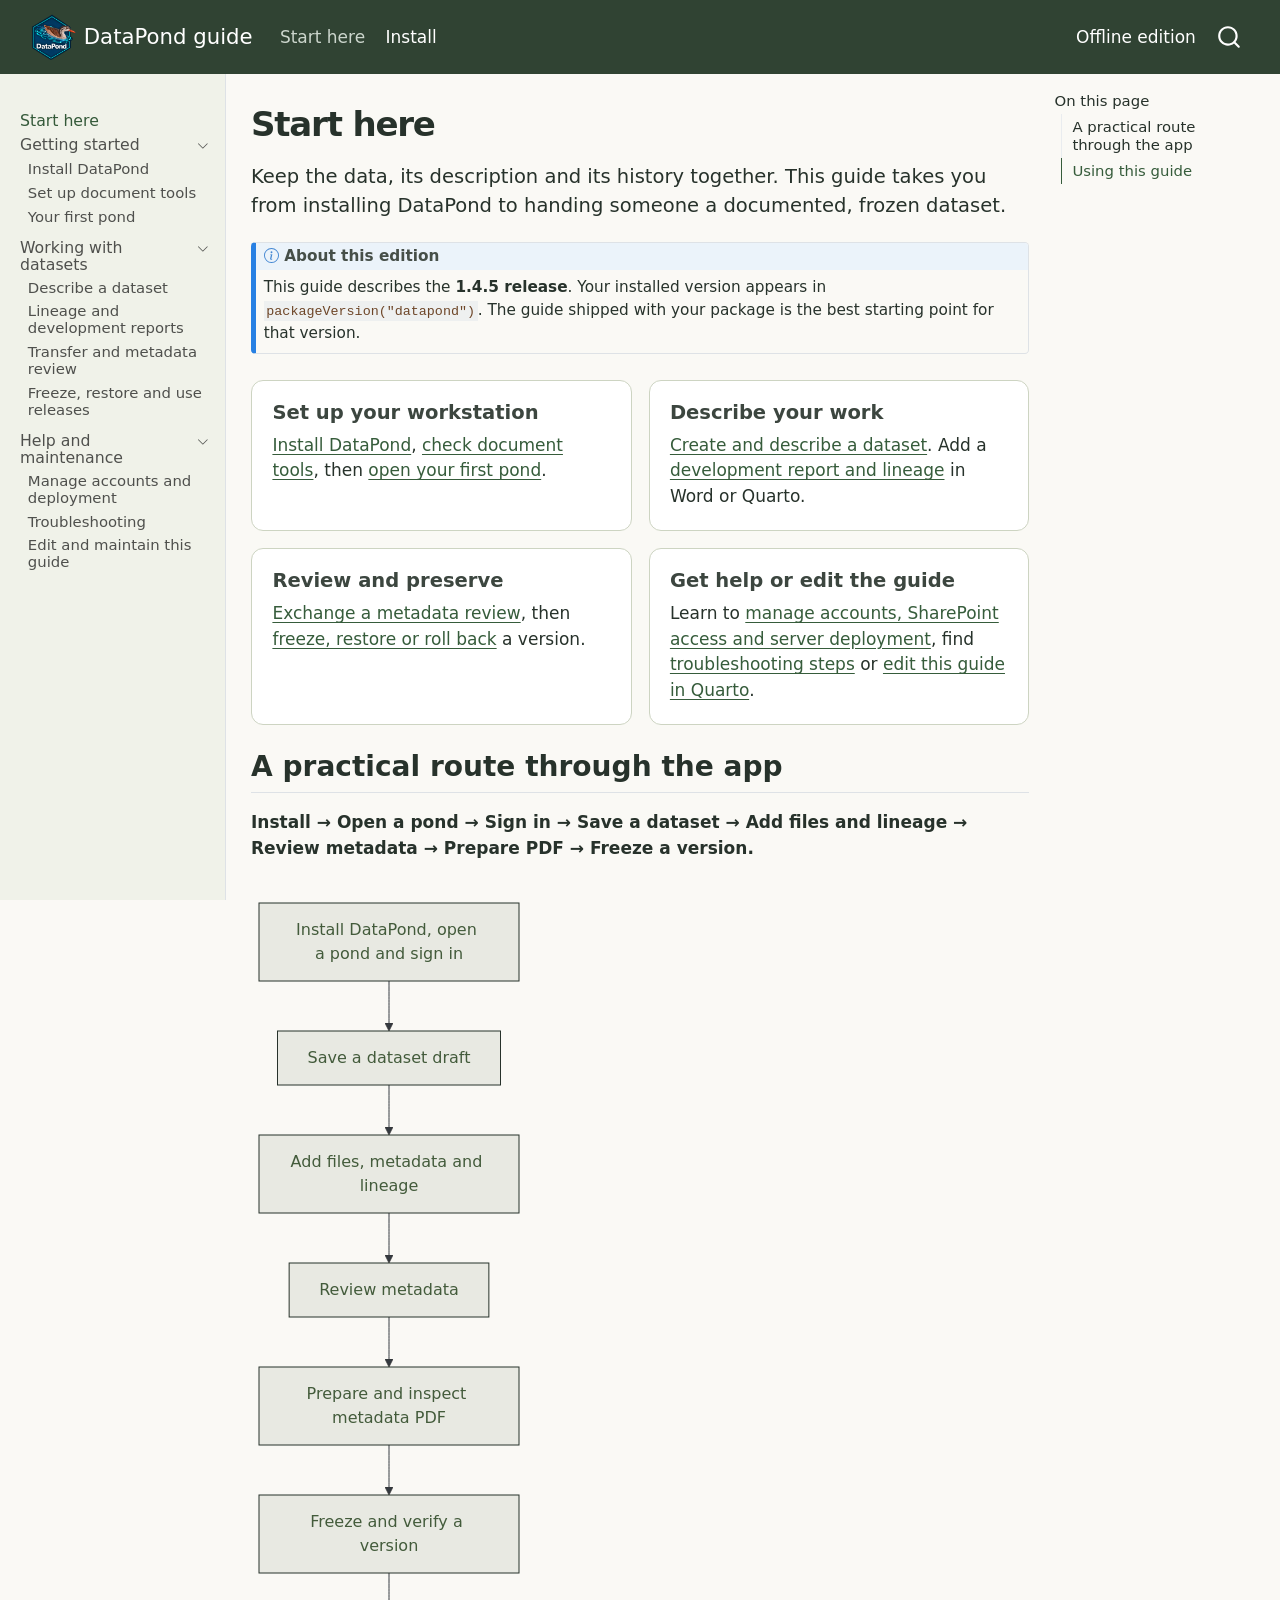
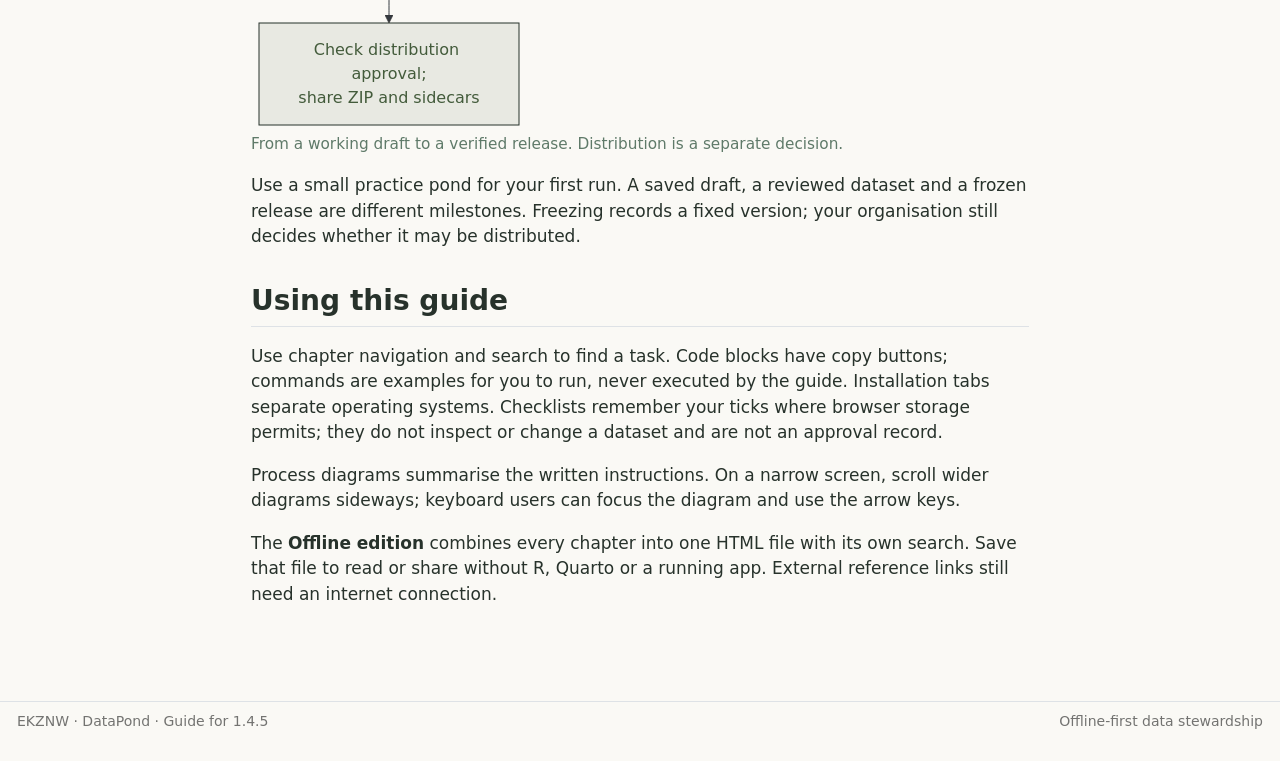
<file: inst/guide/index.html>
<!DOCTYPE html>
<html xmlns="http://www.w3.org/1999/xhtml" lang="en-GB" xml:lang="en-GB"><head>

<meta charset="utf-8">
<meta name="generator" content="quarto-1.9.37">

<meta name="viewport" content="width=device-width, initial-scale=1.0, user-scalable=yes">


<title>Start here – DataPond guide</title>
<style>
/* Default styles provided by pandoc.
** See https://pandoc.org/MANUAL.html#variables-for-html for config info.
*/
code{white-space: pre-wrap;}
span.smallcaps{font-variant: small-caps;}
div.columns{display: flex; gap: min(4vw, 1.5em);}
div.column{flex: auto; overflow-x: auto;}
div.hanging-indent{margin-left: 1.5em; text-indent: -1.5em;}
ul.task-list{list-style: none;}
ul.task-list li input[type="checkbox"] {
  width: 0.8em;
  margin: 0 0.8em 0.2em -1em; /* quarto-specific, see https://github.com/quarto-dev/quarto-cli/issues/4556 */ 
  vertical-align: middle;
}
</style>


<script src="site_libs/quarto-nav/quarto-nav.js"></script>
<script src="site_libs/quarto-nav/headroom.min.js"></script>
<script src="site_libs/clipboard/clipboard.min.js"></script>
<script src="site_libs/quarto-search/autocomplete.umd.js"></script>
<script src="site_libs/quarto-search/fuse.min.js"></script>
<script src="site_libs/quarto-search/quarto-search.js"></script>
<meta name="quarto:offset" content="./">
<script src="site_libs/quarto-html/quarto.js" type="module"></script>
<script src="site_libs/quarto-html/tabsets/tabsets.js" type="module"></script>
<script src="site_libs/quarto-html/popper.min.js"></script>
<script src="site_libs/quarto-html/tippy.umd.min.js"></script>
<script src="site_libs/quarto-html/anchor.min.js"></script>
<link href="site_libs/quarto-html/tippy.css" rel="stylesheet">
<link href="site_libs/quarto-html/syntax-7f8f88aac4f3542376d5c11b86a4c14d.css" rel="stylesheet" id="quarto-text-highlighting-styles">
<script src="site_libs/bootstrap/bootstrap.min.js"></script>
<link href="site_libs/bootstrap/bootstrap-icons.css" rel="stylesheet">
<link href="site_libs/bootstrap/bootstrap-29452ab6f4fcb164c43f1a3ab0a1f1e9.min.css" rel="stylesheet" append-hash="true" id="quarto-bootstrap" data-mode="light">
<script id="quarto-search-options" type="application/json">{
  "location": "navbar",
  "copy-button": false,
  "collapse-after": 3,
  "panel-placement": "end",
  "type": "overlay",
  "limit": 50,
  "keyboard-shortcut": [
    "f",
    "/",
    "s"
  ],
  "language": {
    "search-no-results-text": "No results",
    "search-matching-documents-text": "matching documents",
    "search-copy-link-title": "Copy link to search",
    "search-hide-matches-text": "Hide additional matches",
    "search-more-match-text": "more match in this document",
    "search-more-matches-text": "more matches in this document",
    "search-clear-button-title": "Clear",
    "search-text-placeholder": "",
    "search-detached-cancel-button-title": "Cancel",
    "search-submit-button-title": "Submit",
    "search-label": "Search"
  }
}</script>
<script src="site_libs/quarto-diagram/mermaid.min.js"></script>
<script src="site_libs/quarto-diagram/mermaid-init.js"></script>
<link href="site_libs/quarto-diagram/mermaid.css" rel="stylesheet">


<link rel="stylesheet" href="assets/guide.css">
</head>

<body class="nav-sidebar docked nav-fixed quarto-light">

<div id="quarto-search-results"></div>
  <header id="quarto-header" class="headroom fixed-top">
    <nav class="navbar navbar-expand-lg " data-bs-theme="dark">
      <div class="navbar-container container-fluid">
      <div class="navbar-brand-container mx-auto">
    <a href="./index.html" class="navbar-brand navbar-brand-logo">
    <img src="./assets/datapond-logo.png" alt="" class="navbar-logo light-content">
    <img src="./assets/datapond-logo.png" alt="" class="navbar-logo dark-content">
    </a>
    <a class="navbar-brand" href="./index.html">
    <span class="navbar-title">DataPond guide</span>
    </a>
  </div>
            <div id="quarto-search" class="" title="Search"></div>
          <button class="navbar-toggler" type="button" data-bs-toggle="collapse" data-bs-target="#navbarCollapse" aria-controls="navbarCollapse" role="menu" aria-expanded="false" aria-label="Toggle navigation" onclick="if (window.quartoToggleHeadroom) { window.quartoToggleHeadroom(); }">
  <span class="navbar-toggler-icon"></span>
</button>
          <div class="collapse navbar-collapse" id="navbarCollapse">
            <ul class="navbar-nav navbar-nav-scroll me-auto">
  <li class="nav-item">
    <a class="nav-link active" href="./index.html" aria-current="page"> 
<span class="menu-text">Start here</span></a>
  </li>  
  <li class="nav-item">
    <a class="nav-link" href="./install.html"> 
<span class="menu-text">Install</span></a>
  </li>  
</ul>
            <ul class="navbar-nav navbar-nav-scroll ms-auto">
  <li class="nav-item">
    <a class="nav-link" href="./offline.html"> 
<span class="menu-text">Offline edition</span></a>
  </li>  
</ul>
          </div> <!-- /navcollapse -->
            <div class="quarto-navbar-tools">
</div>
      </div> <!-- /container-fluid -->
    </nav>
  <nav class="quarto-secondary-nav">
    <div class="container-fluid d-flex">
      <button type="button" class="quarto-btn-toggle btn" data-bs-toggle="collapse" role="button" data-bs-target=".quarto-sidebar-collapse-item" aria-controls="quarto-sidebar" aria-expanded="false" aria-label="Toggle sidebar navigation" onclick="if (window.quartoToggleHeadroom) { window.quartoToggleHeadroom(); }">
        <i class="bi bi-layout-text-sidebar-reverse"></i>
      </button>
        <nav class="quarto-page-breadcrumbs" aria-label="breadcrumb"><ol class="breadcrumb"><li class="breadcrumb-item"><a href="./index.html">Start here</a></li></ol></nav>
        <a class="flex-grow-1" role="navigation" data-bs-toggle="collapse" data-bs-target=".quarto-sidebar-collapse-item" aria-controls="quarto-sidebar" aria-expanded="false" aria-label="Toggle sidebar navigation" onclick="if (window.quartoToggleHeadroom) { window.quartoToggleHeadroom(); }">      
        </a>
    </div>
  </nav>
</header>
<!-- content -->
<div id="quarto-content" class="quarto-container page-columns page-rows-contents page-layout-article page-navbar">
<!-- sidebar -->
  <nav id="quarto-sidebar" class="sidebar collapse collapse-horizontal quarto-sidebar-collapse-item sidebar-navigation docked overflow-auto">
    <div class="sidebar-menu-container"> 
    <ul class="list-unstyled mt-1">
        <li class="sidebar-item">
  <div class="sidebar-item-container"> 
  <a href="./index.html" class="sidebar-item-text sidebar-link active">
 <span class="menu-text">Start here</span></a>
  </div>
</li>
        <li class="sidebar-item sidebar-item-section">
      <div class="sidebar-item-container"> 
            <a class="sidebar-item-text sidebar-link text-start" data-bs-toggle="collapse" data-bs-target="#quarto-sidebar-section-1" role="navigation" aria-expanded="true">
 <span class="menu-text">Getting started</span></a>
          <a class="sidebar-item-toggle text-start" data-bs-toggle="collapse" data-bs-target="#quarto-sidebar-section-1" role="navigation" aria-expanded="true" aria-label="Toggle section">
            <i class="bi bi-chevron-right ms-2"></i>
          </a> 
      </div>
      <ul id="quarto-sidebar-section-1" class="collapse list-unstyled sidebar-section depth1 show">  
          <li class="sidebar-item">
  <div class="sidebar-item-container"> 
  <a href="./install.html" class="sidebar-item-text sidebar-link">
 <span class="menu-text">Install DataPond</span></a>
  </div>
</li>
          <li class="sidebar-item">
  <div class="sidebar-item-container"> 
  <a href="./document-tools.html" class="sidebar-item-text sidebar-link">
 <span class="menu-text">Set up document tools</span></a>
  </div>
</li>
          <li class="sidebar-item">
  <div class="sidebar-item-container"> 
  <a href="./first-pond.html" class="sidebar-item-text sidebar-link">
 <span class="menu-text">Your first pond</span></a>
  </div>
</li>
      </ul>
  </li>
        <li class="sidebar-item sidebar-item-section">
      <div class="sidebar-item-container"> 
            <a class="sidebar-item-text sidebar-link text-start" data-bs-toggle="collapse" data-bs-target="#quarto-sidebar-section-2" role="navigation" aria-expanded="true">
 <span class="menu-text">Working with datasets</span></a>
          <a class="sidebar-item-toggle text-start" data-bs-toggle="collapse" data-bs-target="#quarto-sidebar-section-2" role="navigation" aria-expanded="true" aria-label="Toggle section">
            <i class="bi bi-chevron-right ms-2"></i>
          </a> 
      </div>
      <ul id="quarto-sidebar-section-2" class="collapse list-unstyled sidebar-section depth1 show">  
          <li class="sidebar-item">
  <div class="sidebar-item-container"> 
  <a href="./dataset.html" class="sidebar-item-text sidebar-link">
 <span class="menu-text">Describe a dataset</span></a>
  </div>
</li>
          <li class="sidebar-item">
  <div class="sidebar-item-container"> 
  <a href="./lineage.html" class="sidebar-item-text sidebar-link">
 <span class="menu-text">Lineage and development reports</span></a>
  </div>
</li>
          <li class="sidebar-item">
  <div class="sidebar-item-container"> 
  <a href="./review.html" class="sidebar-item-text sidebar-link">
 <span class="menu-text">Transfer and metadata review</span></a>
  </div>
</li>
          <li class="sidebar-item">
  <div class="sidebar-item-container"> 
  <a href="./releases.html" class="sidebar-item-text sidebar-link">
 <span class="menu-text">Freeze, restore and use releases</span></a>
  </div>
</li>
      </ul>
  </li>
        <li class="sidebar-item sidebar-item-section">
      <div class="sidebar-item-container"> 
            <a class="sidebar-item-text sidebar-link text-start" data-bs-toggle="collapse" data-bs-target="#quarto-sidebar-section-3" role="navigation" aria-expanded="true">
 <span class="menu-text">Help and maintenance</span></a>
          <a class="sidebar-item-toggle text-start" data-bs-toggle="collapse" data-bs-target="#quarto-sidebar-section-3" role="navigation" aria-expanded="true" aria-label="Toggle section">
            <i class="bi bi-chevron-right ms-2"></i>
          </a> 
      </div>
      <ul id="quarto-sidebar-section-3" class="collapse list-unstyled sidebar-section depth1 show">  
          <li class="sidebar-item">
  <div class="sidebar-item-container"> 
  <a href="./access-management.html" class="sidebar-item-text sidebar-link">
 <span class="menu-text">Manage accounts and deployment</span></a>
  </div>
</li>
          <li class="sidebar-item">
  <div class="sidebar-item-container"> 
  <a href="./troubleshooting.html" class="sidebar-item-text sidebar-link">
 <span class="menu-text">Troubleshooting</span></a>
  </div>
</li>
          <li class="sidebar-item">
  <div class="sidebar-item-container"> 
  <a href="./maintaining.html" class="sidebar-item-text sidebar-link">
 <span class="menu-text">Edit and maintain this guide</span></a>
  </div>
</li>
      </ul>
  </li>
    </ul>
    </div>
</nav>
<div id="quarto-sidebar-glass" class="quarto-sidebar-collapse-item" data-bs-toggle="collapse" data-bs-target=".quarto-sidebar-collapse-item"></div>
<!-- margin-sidebar -->
    <div id="quarto-margin-sidebar" class="sidebar margin-sidebar">
        <nav id="TOC" role="doc-toc" class="toc-active">
    <h2 id="toc-title">On this page</h2>
   
  <ul class="collapse">
  <li><a href="#a-practical-route-through-the-app" id="toc-a-practical-route-through-the-app" class="nav-link active" data-scroll-target="#a-practical-route-through-the-app">A practical route through the app</a></li>
  <li><a href="#using-this-guide" id="toc-using-this-guide" class="nav-link" data-scroll-target="#using-this-guide">Using this guide</a></li>
  </ul>
</nav>
    </div>
<!-- main -->
<main class="content" id="quarto-document-content">

<header id="title-block-header" class="quarto-title-block default">
<div class="quarto-title">
<h1 class="title">Start here</h1>
</div>



<div class="quarto-title-meta">

    
  
    
  </div>
  


</header>


<div class="guide-intro">
<p>Keep the data, its description and its history together. This guide takes you from installing DataPond to handing someone a documented, frozen dataset.</p>
</div>
<div class="callout callout-style-default callout-note callout-titled" title="About this edition">
<div class="callout-header d-flex align-content-center">
<div class="callout-icon-container">
<i class="callout-icon"></i>
</div>
<div class="callout-title-container flex-fill">
<span class="screen-reader-only">Note</span>About this edition
</div>
</div>
<div class="callout-body-container callout-body">
<p>This guide describes the <strong>1.4.5 release</strong>. Your installed version appears in <code>packageVersion("datapond")</code>. The guide shipped with your package is the best starting point for that version.</p>
</div>
</div>
<div class="guide-cards">
<section id="set-up-your-workstation" class="level3 guide-card">
<h3 class="anchored" data-anchor-id="set-up-your-workstation">Set up your workstation</h3>
<p><a href="./install.html">Install DataPond</a>, <a href="./document-tools.html">check document tools</a>, then <a href="./first-pond.html">open your first pond</a>.</p>
</section>
<section id="describe-your-work" class="level3 guide-card">
<h3 class="anchored" data-anchor-id="describe-your-work">Describe your work</h3>
<p><a href="./dataset.html">Create and describe a dataset</a>. Add a <a href="./lineage.html">development report and lineage</a> in Word or Quarto.</p>
</section>
<section id="review-and-preserve" class="level3 guide-card">
<h3 class="anchored" data-anchor-id="review-and-preserve">Review and preserve</h3>
<p><a href="./review.html">Exchange a metadata review</a>, then <a href="./releases.html">freeze, restore or roll back</a> a version.</p>
</section>
<section id="get-help-or-edit-the-guide" class="level3 guide-card">
<h3 class="anchored" data-anchor-id="get-help-or-edit-the-guide">Get help or edit the guide</h3>
<p>Learn to <a href="./access-management.html">manage accounts, SharePoint access and server deployment</a>, find <a href="./troubleshooting.html">troubleshooting steps</a> or <a href="./maintaining.html">edit this guide in Quarto</a>.</p>
</section>
</div>
<section id="a-practical-route-through-the-app" class="level2">
<h2 class="anchored" data-anchor-id="a-practical-route-through-the-app">A practical route through the app</h2>
<p><strong>Install → Open a pond → Sign in → Save a dataset → Add files and lineage → Review metadata → Prepare PDF → Freeze a version.</strong></p>
<div class="cell" data-layout-align="default">
<div class="cell-output-display">
<div>
<p></p><figure class="figure"><p></p>
<div>
<pre class="mermaid mermaid-js">flowchart TD
  accTitle: A practical route through DataPond
  accDescr: Install DataPond, open a pond and sign in. Save a draft, add files and lineage, review metadata, then prepare and inspect the PDF. Freeze and verify a release before checking distribution approval and sharing the ZIP with its sidecars.
  setup["Install DataPond, open a pond and sign in"] --&gt; draft["Save a dataset draft"]
  draft --&gt; describe["Add files, metadata and lineage"]
  describe --&gt; review["Review metadata"]
  review --&gt; pdf["Prepare and inspect metadata PDF"]
  pdf --&gt; freeze["Freeze and verify a version"]
  freeze --&gt; share["Check distribution approval;&lt;br/&gt;share ZIP and sidecars"]
</pre>
</div>
<p></p><figcaption> From a working draft to a verified release. Distribution is a separate decision.</figcaption> </figure><p></p>
</div>
</div>
</div>
<p>Use a small practice pond for your first run. A saved draft, a reviewed dataset and a frozen release are different milestones. Freezing records a fixed version; your organisation still decides whether it may be distributed.</p>
</section>
<section id="using-this-guide" class="level2">
<h2 class="anchored" data-anchor-id="using-this-guide">Using this guide</h2>
<p>Use chapter navigation and search to find a task. Code blocks have copy buttons; commands are examples for you to run, never executed by the guide. Installation tabs separate operating systems. Checklists remember your ticks where browser storage permits; they do not inspect or change a dataset and are not an approval record.</p>
<p>Process diagrams summarise the written instructions. On a narrow screen, scroll wider diagrams sideways; keyboard users can focus the diagram and use the arrow keys.</p>
<p>The <strong>Offline edition</strong> combines every chapter into one HTML file with its own search. Save that file to read or share without R, Quarto or a running app. External reference links still need an internet connection.</p>


</section>

</main> <!-- /main -->
<script>
document.addEventListener('DOMContentLoaded', () => {
  'use strict';
  // The guide stores only tick-box state. It never reads a pond or runs R.
  document.querySelectorAll('.guide-checklist').forEach(group => {
    const boxes = [...group.querySelectorAll('input[data-check]')];
    const status = document.createElement('small');
    status.setAttribute('role', 'status');
    group.append(status);
    let persistent = true;
    const key = box => 'datapond-guide-v1:' + box.dataset.check;
    const update = () => {
      status.textContent = `${boxes.filter(b => b.checked).length} of ${boxes.length} complete. ` +
        (persistent ? 'Ticks are saved in this browser where available; they do not change DataPond.' : 'Browser storage unavailable; ticks last for this page visit only.');
    };
    boxes.forEach(box => {
      try { box.checked = localStorage.getItem(key(box)) === 'true'; } catch (_) { persistent = false; }
      box.addEventListener('change', () => {
        try { localStorage.setItem(key(box), String(box.checked)); } catch (_) { persistent = false; }
        update();
      });
    });
    const reset = document.createElement('button');
    reset.type = 'button'; reset.textContent = 'Reset this checklist';
    reset.addEventListener('click', () => {
      boxes.forEach(box => {
        box.checked = false;
        try { localStorage.removeItem(key(box)); } catch (_) { persistent = false; }
      });
      update();
    });
    group.append(reset); update();
  });
  const search = document.getElementById('guide-search');
  if (!search) return;
  // Single-file edition: turn chapter links into local anchors, even when copied.
  const chapters = ['index', 'install', 'document-tools', 'first-pond', 'dataset', 'lineage', 'review', 'releases', 'access-management', 'troubleshooting', 'maintaining'];
  document.querySelectorAll('main a[href]').forEach(link => {
    const match = link.getAttribute('href').match(/^(?:\.\/)?([\w-]+)\.(?:qmd|html)(?:#(.*))?$/);
    if (match && chapters.includes(match[1])) link.setAttribute('href', '#' + (match[2] || match[1]));
  });
  const results = document.getElementById('guide-search-results');
  const status = document.getElementById('guide-search-status');
  const sections = [...document.querySelectorAll('main section[id]')].map(section => ({
    id: section.id,
    title: section.querySelector('h1,h2,h3')?.textContent.trim() || section.id,
    // Search direct section content, not all nested chapters a second time.
    text: [...section.children].filter(el => el.tagName !== 'SECTION').map(el => el.textContent).join(' ').toLowerCase()
  }));
  search.addEventListener('input', () => {
    const words = search.value.toLowerCase().trim().split(/\s+/).filter(Boolean);
    results.replaceChildren();
    if (!words.length) { status.textContent = 'Search all chapters without an internet connection.'; return; }
    const matches = sections.filter(section => words.every(word => section.text.includes(word)));
    matches.slice(0, 20).forEach(section => {
      const item = document.createElement('li'); const link = document.createElement('a');
      link.href = '#' + section.id; link.textContent = section.title;
      item.append(link); results.append(item);
    });
    status.textContent = matches.length ? `${matches.length} matching sections${matches.length > 20 ? ' (first 20 shown)' : ''}.` : 'No matching sections. Try a shorter phrase.';
  });
});
</script>
<script id="quarto-html-after-body" type="application/javascript">
  window.document.addEventListener("DOMContentLoaded", function (event) {
    const icon = "";
    const anchorJS = new window.AnchorJS();
    anchorJS.options = {
      placement: 'right',
      icon: icon
    };
    anchorJS.add('.anchored');
    const isCodeAnnotation = (el) => {
      for (const clz of el.classList) {
        if (clz.startsWith('code-annotation-')) {                     
          return true;
        }
      }
      return false;
    }
    const onCopySuccess = function(e) {
      // button target
      const button = e.trigger;
      // don't keep focus
      button.blur();
      // flash "checked"
      button.classList.add('code-copy-button-checked');
      var currentTitle = button.getAttribute("title");
      button.setAttribute("title", "Copied!");
      let tooltip;
      if (window.bootstrap) {
        button.setAttribute("data-bs-toggle", "tooltip");
        button.setAttribute("data-bs-placement", "left");
        button.setAttribute("data-bs-title", "Copied!");
        tooltip = new bootstrap.Tooltip(button, 
          { trigger: "manual", 
            customClass: "code-copy-button-tooltip",
            offset: [0, -8]});
        tooltip.show();    
      }
      setTimeout(function() {
        if (tooltip) {
          tooltip.hide();
          button.removeAttribute("data-bs-title");
          button.removeAttribute("data-bs-toggle");
          button.removeAttribute("data-bs-placement");
        }
        button.setAttribute("title", currentTitle);
        button.classList.remove('code-copy-button-checked');
      }, 1000);
      // clear code selection
      e.clearSelection();
    }
    const getTextToCopy = function(trigger) {
      const outerScaffold = trigger.parentElement.cloneNode(true);
      const codeEl = outerScaffold.querySelector('code');
      for (const childEl of codeEl.children) {
        if (isCodeAnnotation(childEl)) {
          childEl.remove();
        }
      }
      return codeEl.innerText;
    }
    const clipboard = new window.ClipboardJS('.code-copy-button:not([data-in-quarto-modal])', {
      text: getTextToCopy
    });
    clipboard.on('success', onCopySuccess);
    if (window.document.getElementById('quarto-embedded-source-code-modal')) {
      const clipboardModal = new window.ClipboardJS('.code-copy-button[data-in-quarto-modal]', {
        text: getTextToCopy,
        container: window.document.getElementById('quarto-embedded-source-code-modal')
      });
      clipboardModal.on('success', onCopySuccess);
    }
      var localhostRegex = new RegExp(/^(?:http|https):\/\/localhost\:?[0-9]*\//);
      var mailtoRegex = new RegExp(/^mailto:/);
        var filterRegex = new RegExp('/' + window.location.host + '/');
      var isInternal = (href) => {
          return filterRegex.test(href) || localhostRegex.test(href) || mailtoRegex.test(href);
      }
      // Inspect non-navigation links and adorn them if external
     var links = window.document.querySelectorAll('a[href]:not(.nav-link):not(.navbar-brand):not(.toc-action):not(.sidebar-link):not(.sidebar-item-toggle):not(.pagination-link):not(.no-external):not([aria-hidden]):not(.dropdown-item):not(.quarto-navigation-tool):not(.about-link)');
      for (var i=0; i<links.length; i++) {
        const link = links[i];
        if (!isInternal(link.href)) {
          // undo the damage that might have been done by quarto-nav.js in the case of
          // links that we want to consider external
          if (link.dataset.originalHref !== undefined) {
            link.href = link.dataset.originalHref;
          }
        }
      }
    function tippyHover(el, contentFn, onTriggerFn, onUntriggerFn) {
      const config = {
        allowHTML: true,
        maxWidth: 500,
        delay: 100,
        arrow: false,
        appendTo: function(el) {
            return el.parentElement;
        },
        interactive: true,
        interactiveBorder: 10,
        theme: 'quarto',
        placement: 'bottom-start',
      };
      if (contentFn) {
        config.content = contentFn;
      }
      if (onTriggerFn) {
        config.onTrigger = onTriggerFn;
      }
      if (onUntriggerFn) {
        config.onUntrigger = onUntriggerFn;
      }
      window.tippy(el, config); 
    }
    const noterefs = window.document.querySelectorAll('a[role="doc-noteref"]');
    for (var i=0; i<noterefs.length; i++) {
      const ref = noterefs[i];
      tippyHover(ref, function() {
        // use id or data attribute instead here
        let href = ref.getAttribute('data-footnote-href') || ref.getAttribute('href');
        try { href = new URL(href).hash; } catch {}
        const id = href.replace(/^#\/?/, "");
        const note = window.document.getElementById(id);
        if (note) {
          return note.innerHTML;
        } else {
          return "";
        }
      });
    }
    const xrefs = window.document.querySelectorAll('a.quarto-xref');
    const processXRef = (id, note) => {
      // Strip column container classes
      const stripColumnClz = (el) => {
        el.classList.remove("page-full", "page-columns");
        if (el.children) {
          for (const child of el.children) {
            stripColumnClz(child);
          }
        }
      }
      stripColumnClz(note)
      if (id === null || id.startsWith('sec-')) {
        // Special case sections, only their first couple elements
        const container = document.createElement("div");
        if (note.children && note.children.length > 2) {
          container.appendChild(note.children[0].cloneNode(true));
          for (let i = 1; i < note.children.length; i++) {
            const child = note.children[i];
            if (child.tagName === "P" && child.innerText === "") {
              continue;
            } else {
              container.appendChild(child.cloneNode(true));
              break;
            }
          }
          if (window.Quarto?.typesetMath) {
            window.Quarto.typesetMath(container);
          }
          return container.innerHTML
        } else {
          if (window.Quarto?.typesetMath) {
            window.Quarto.typesetMath(note);
          }
          return note.innerHTML;
        }
      } else {
        // Remove any anchor links if they are present
        const anchorLink = note.querySelector('a.anchorjs-link');
        if (anchorLink) {
          anchorLink.remove();
        }
        if (window.Quarto?.typesetMath) {
          window.Quarto.typesetMath(note);
        }
        if (note.classList.contains("callout")) {
          return note.outerHTML;
        } else {
          return note.innerHTML;
        }
      }
    }
    for (var i=0; i<xrefs.length; i++) {
      const xref = xrefs[i];
      tippyHover(xref, undefined, function(instance) {
        instance.disable();
        let url = xref.getAttribute('href');
        let hash = undefined; 
        if (url.startsWith('#')) {
          hash = url;
        } else {
          try { hash = new URL(url).hash; } catch {}
        }
        if (hash) {
          const id = hash.replace(/^#\/?/, "");
          const note = window.document.getElementById(id);
          if (note !== null) {
            try {
              const html = processXRef(id, note.cloneNode(true));
              instance.setContent(html);
            } finally {
              instance.enable();
              instance.show();
            }
          } else {
            // See if we can fetch this
            fetch(url.split('#')[0])
            .then(res => res.text())
            .then(html => {
              const parser = new DOMParser();
              const htmlDoc = parser.parseFromString(html, "text/html");
              const note = htmlDoc.getElementById(id);
              if (note !== null) {
                const html = processXRef(id, note);
                instance.setContent(html);
              } 
            }).finally(() => {
              instance.enable();
              instance.show();
            });
          }
        } else {
          // See if we can fetch a full url (with no hash to target)
          // This is a special case and we should probably do some content thinning / targeting
          fetch(url)
          .then(res => res.text())
          .then(html => {
            const parser = new DOMParser();
            const htmlDoc = parser.parseFromString(html, "text/html");
            const note = htmlDoc.querySelector('main.content');
            if (note !== null) {
              // This should only happen for chapter cross references
              // (since there is no id in the URL)
              // remove the first header
              if (note.children.length > 0 && note.children[0].tagName === "HEADER") {
                note.children[0].remove();
              }
              const html = processXRef(null, note);
              instance.setContent(html);
            } 
          }).finally(() => {
            instance.enable();
            instance.show();
          });
        }
      }, function(instance) {
      });
    }
        let selectedAnnoteEl;
        const selectorForAnnotation = ( cell, annotation) => {
          let cellAttr = 'data-code-cell="' + cell + '"';
          let lineAttr = 'data-code-annotation="' +  annotation + '"';
          const selector = 'span[' + cellAttr + '][' + lineAttr + ']';
          return selector;
        }
        const selectCodeLines = (annoteEl) => {
          const doc = window.document;
          const targetCell = annoteEl.getAttribute("data-target-cell");
          const targetAnnotation = annoteEl.getAttribute("data-target-annotation");
          const annoteSpan = window.document.querySelector(selectorForAnnotation(targetCell, targetAnnotation));
          const lines = annoteSpan.getAttribute("data-code-lines").split(",");
          const lineIds = lines.map((line) => {
            return targetCell + "-" + line;
          })
          let top = null;
          let height = null;
          let parent = null;
          if (lineIds.length > 0) {
              //compute the position of the single el (top and bottom and make a div)
              const el = window.document.getElementById(lineIds[0]);
              top = el.offsetTop;
              height = el.offsetHeight;
              parent = el.parentElement.parentElement;
            if (lineIds.length > 1) {
              const lastEl = window.document.getElementById(lineIds[lineIds.length - 1]);
              const bottom = lastEl.offsetTop + lastEl.offsetHeight;
              height = bottom - top;
            }
            if (top !== null && height !== null && parent !== null) {
              // cook up a div (if necessary) and position it 
              let div = window.document.getElementById("code-annotation-line-highlight");
              if (div === null) {
                div = window.document.createElement("div");
                div.setAttribute("id", "code-annotation-line-highlight");
                div.style.position = 'absolute';
                parent.appendChild(div);
              }
              div.style.top = top - 2 + "px";
              div.style.height = height + 4 + "px";
              div.style.left = 0;
              let gutterDiv = window.document.getElementById("code-annotation-line-highlight-gutter");
              if (gutterDiv === null) {
                gutterDiv = window.document.createElement("div");
                gutterDiv.setAttribute("id", "code-annotation-line-highlight-gutter");
                gutterDiv.style.position = 'absolute';
                const codeCell = window.document.getElementById(targetCell);
                const gutter = codeCell.querySelector('.code-annotation-gutter');
                gutter.appendChild(gutterDiv);
              }
              gutterDiv.style.top = top - 2 + "px";
              gutterDiv.style.height = height + 4 + "px";
            }
            selectedAnnoteEl = annoteEl;
          }
        };
        const unselectCodeLines = () => {
          const elementsIds = ["code-annotation-line-highlight", "code-annotation-line-highlight-gutter"];
          elementsIds.forEach((elId) => {
            const div = window.document.getElementById(elId);
            if (div) {
              div.remove();
            }
          });
          selectedAnnoteEl = undefined;
        };
          // Handle positioning of the toggle
      window.addEventListener(
        "resize",
        throttle(() => {
          elRect = undefined;
          if (selectedAnnoteEl) {
            selectCodeLines(selectedAnnoteEl);
          }
        }, 10)
      );
      function throttle(fn, ms) {
      let throttle = false;
      let timer;
        return (...args) => {
          if(!throttle) { // first call gets through
              fn.apply(this, args);
              throttle = true;
          } else { // all the others get throttled
              if(timer) clearTimeout(timer); // cancel #2
              timer = setTimeout(() => {
                fn.apply(this, args);
                timer = throttle = false;
              }, ms);
          }
        };
      }
        // Attach click handler to the DT
        const annoteDls = window.document.querySelectorAll('dt[data-target-cell]');
        for (const annoteDlNode of annoteDls) {
          annoteDlNode.addEventListener('click', (event) => {
            const clickedEl = event.target;
            if (clickedEl !== selectedAnnoteEl) {
              unselectCodeLines();
              const activeEl = window.document.querySelector('dt[data-target-cell].code-annotation-active');
              if (activeEl) {
                activeEl.classList.remove('code-annotation-active');
              }
              selectCodeLines(clickedEl);
              clickedEl.classList.add('code-annotation-active');
            } else {
              // Unselect the line
              unselectCodeLines();
              clickedEl.classList.remove('code-annotation-active');
            }
          });
        }
    const findCites = (el) => {
      const parentEl = el.parentElement;
      if (parentEl) {
        const cites = parentEl.dataset.cites;
        if (cites) {
          return {
            el,
            cites: cites.split(' ')
          };
        } else {
          return findCites(el.parentElement)
        }
      } else {
        return undefined;
      }
    };
    var bibliorefs = window.document.querySelectorAll('a[role="doc-biblioref"]');
    for (var i=0; i<bibliorefs.length; i++) {
      const ref = bibliorefs[i];
      const citeInfo = findCites(ref);
      if (citeInfo) {
        tippyHover(citeInfo.el, function() {
          var popup = window.document.createElement('div');
          citeInfo.cites.forEach(function(cite) {
            var citeDiv = window.document.createElement('div');
            citeDiv.classList.add('hanging-indent');
            citeDiv.classList.add('csl-entry');
            var biblioDiv = window.document.getElementById('ref-' + cite);
            if (biblioDiv) {
              citeDiv.innerHTML = biblioDiv.innerHTML;
            }
            popup.appendChild(citeDiv);
          });
          return popup.innerHTML;
        });
      }
    }
  });
  </script>
</div> <!-- /content -->
<footer class="footer">
  <div class="nav-footer">
    <div class="nav-footer-left">
<p>EKZNW · DataPond · Guide for 1.4.5</p>
</div>   
    <div class="nav-footer-center">
      &nbsp;
    </div>
    <div class="nav-footer-right">
<p>Offline-first data stewardship</p>
</div>
  </div>
</footer>




</body></html>
</file>
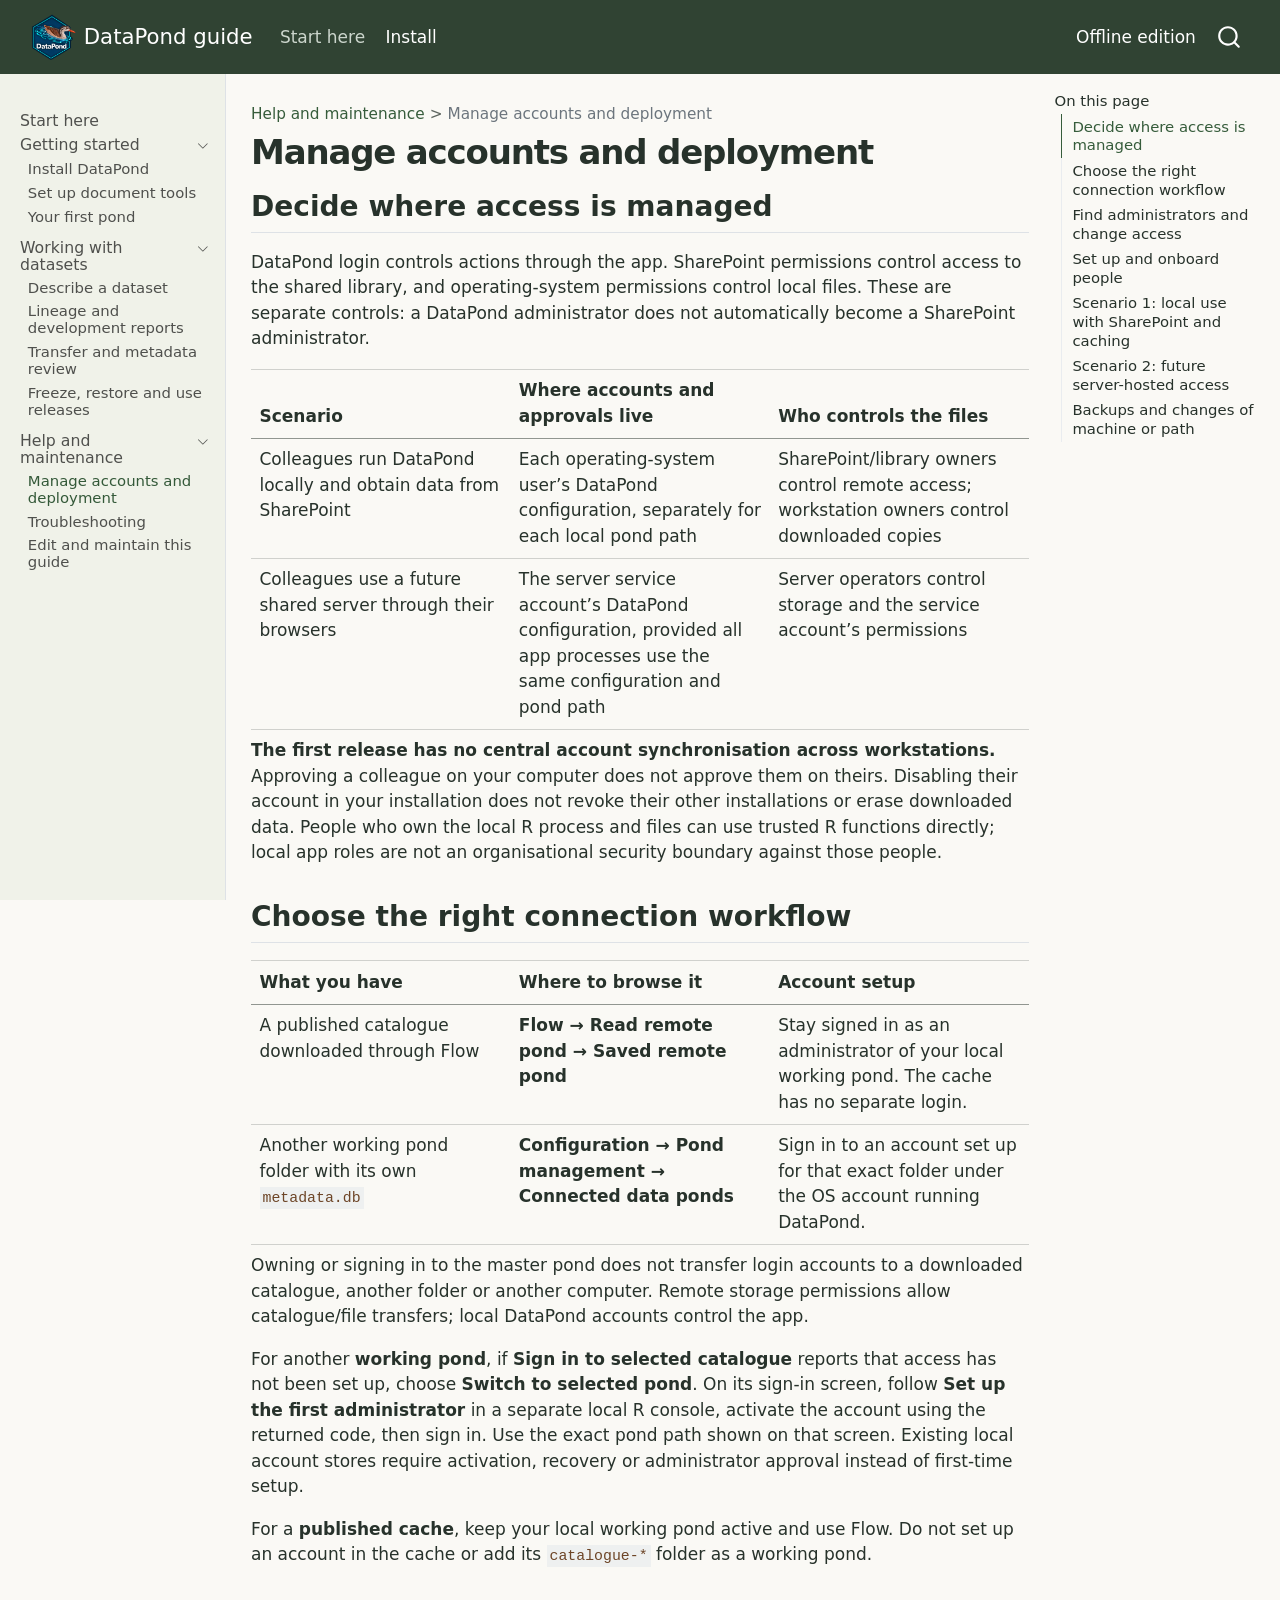
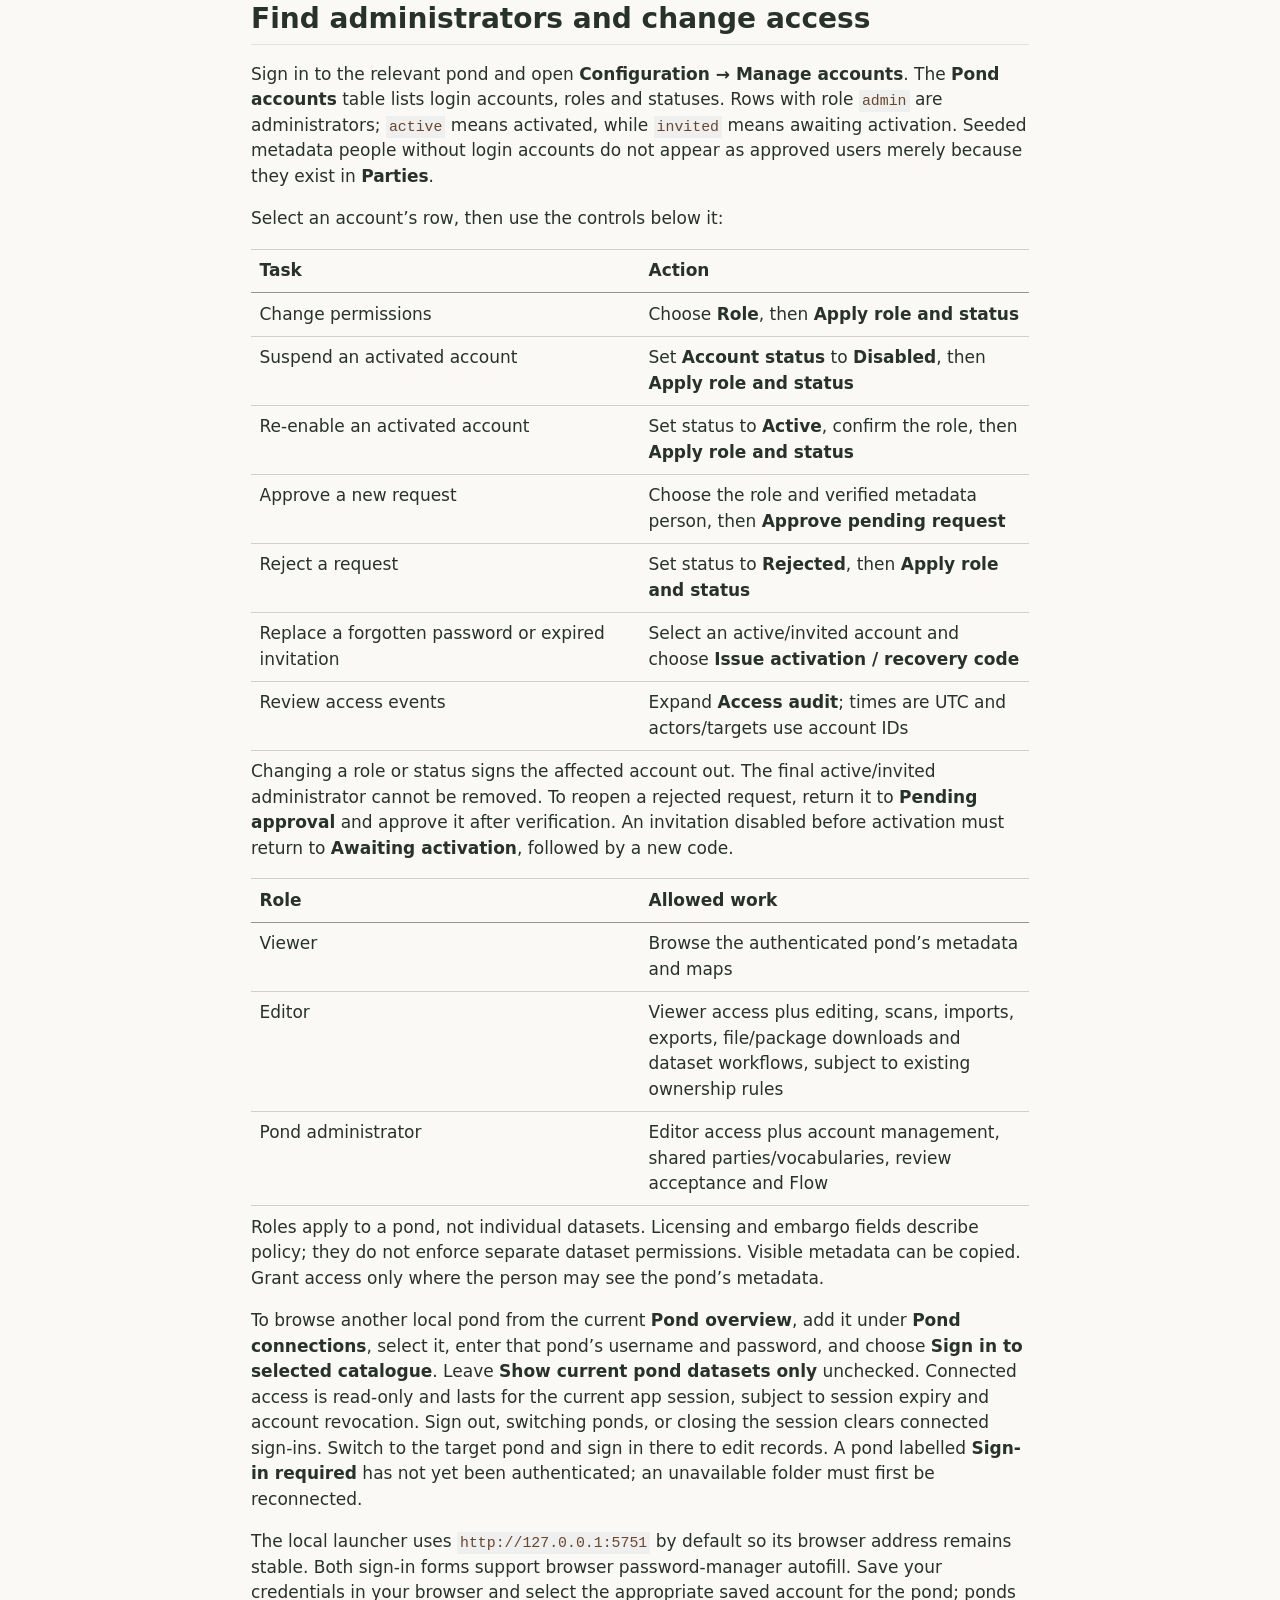
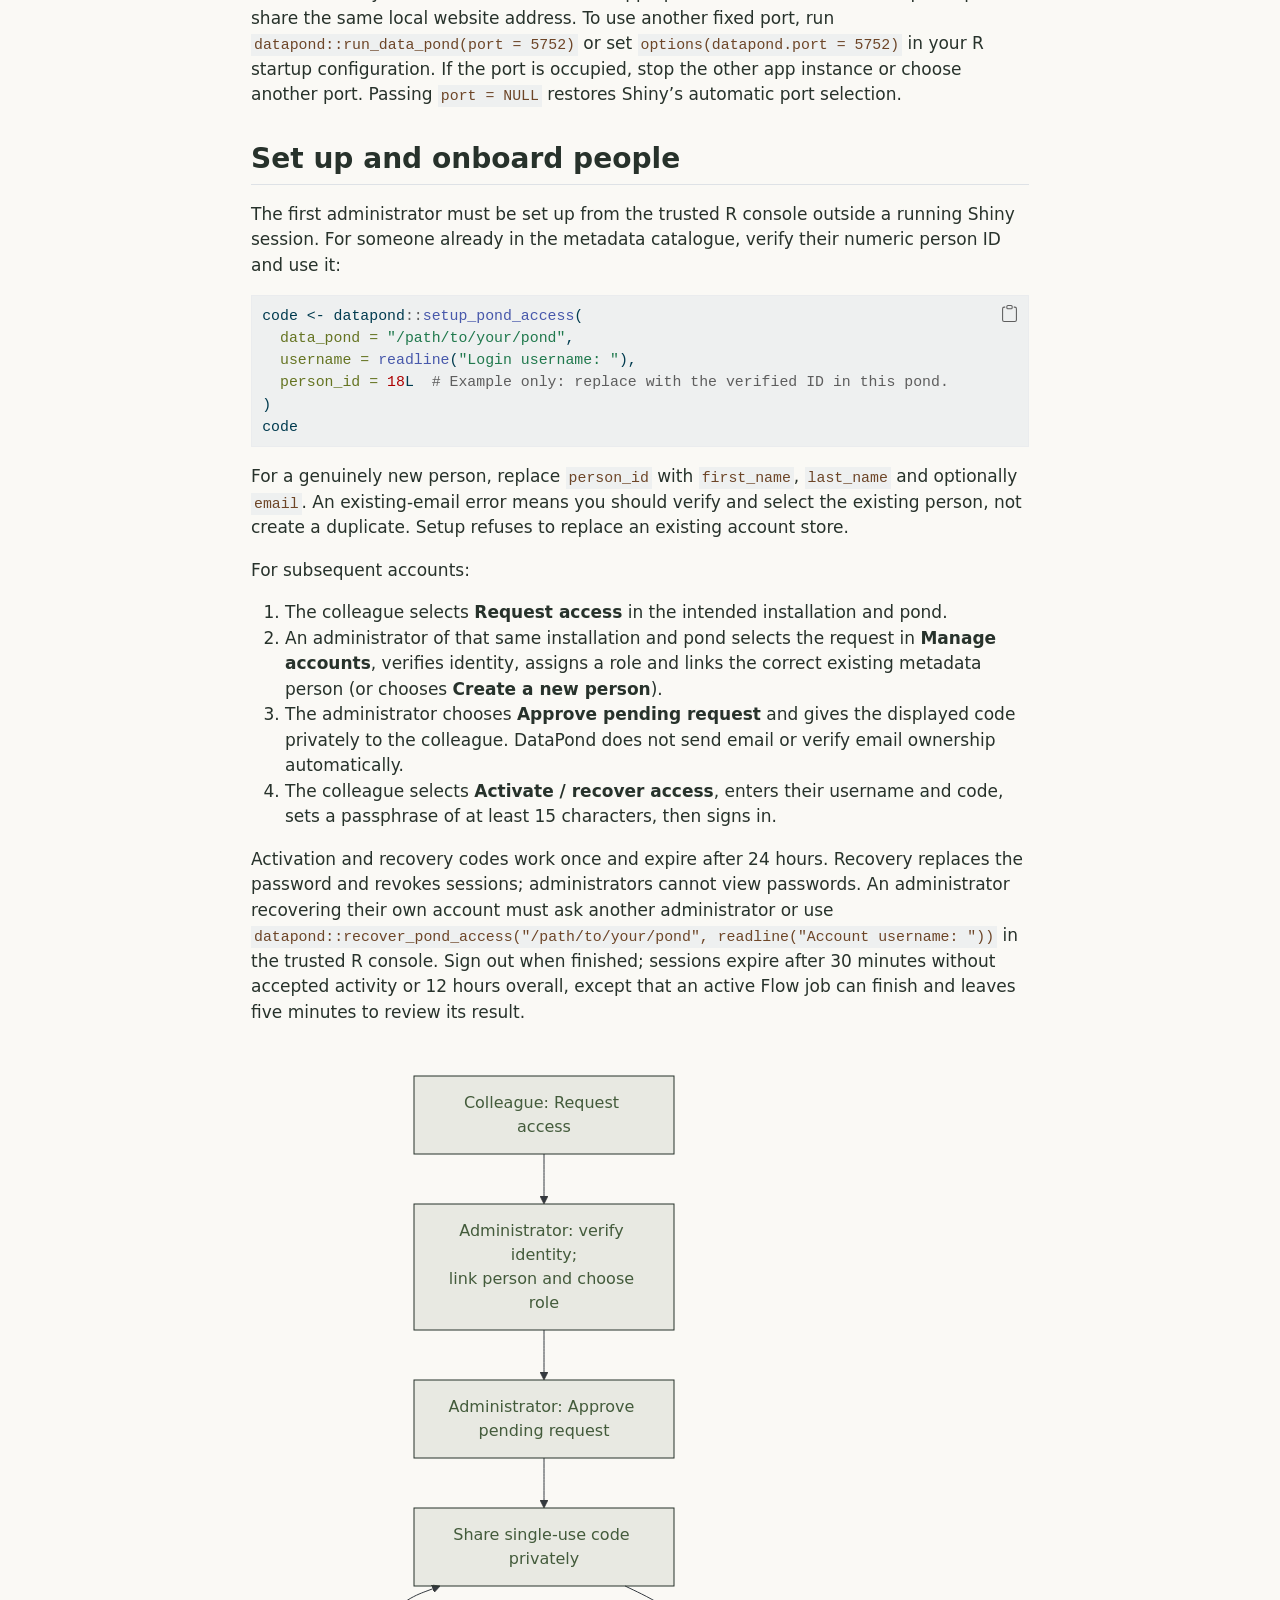
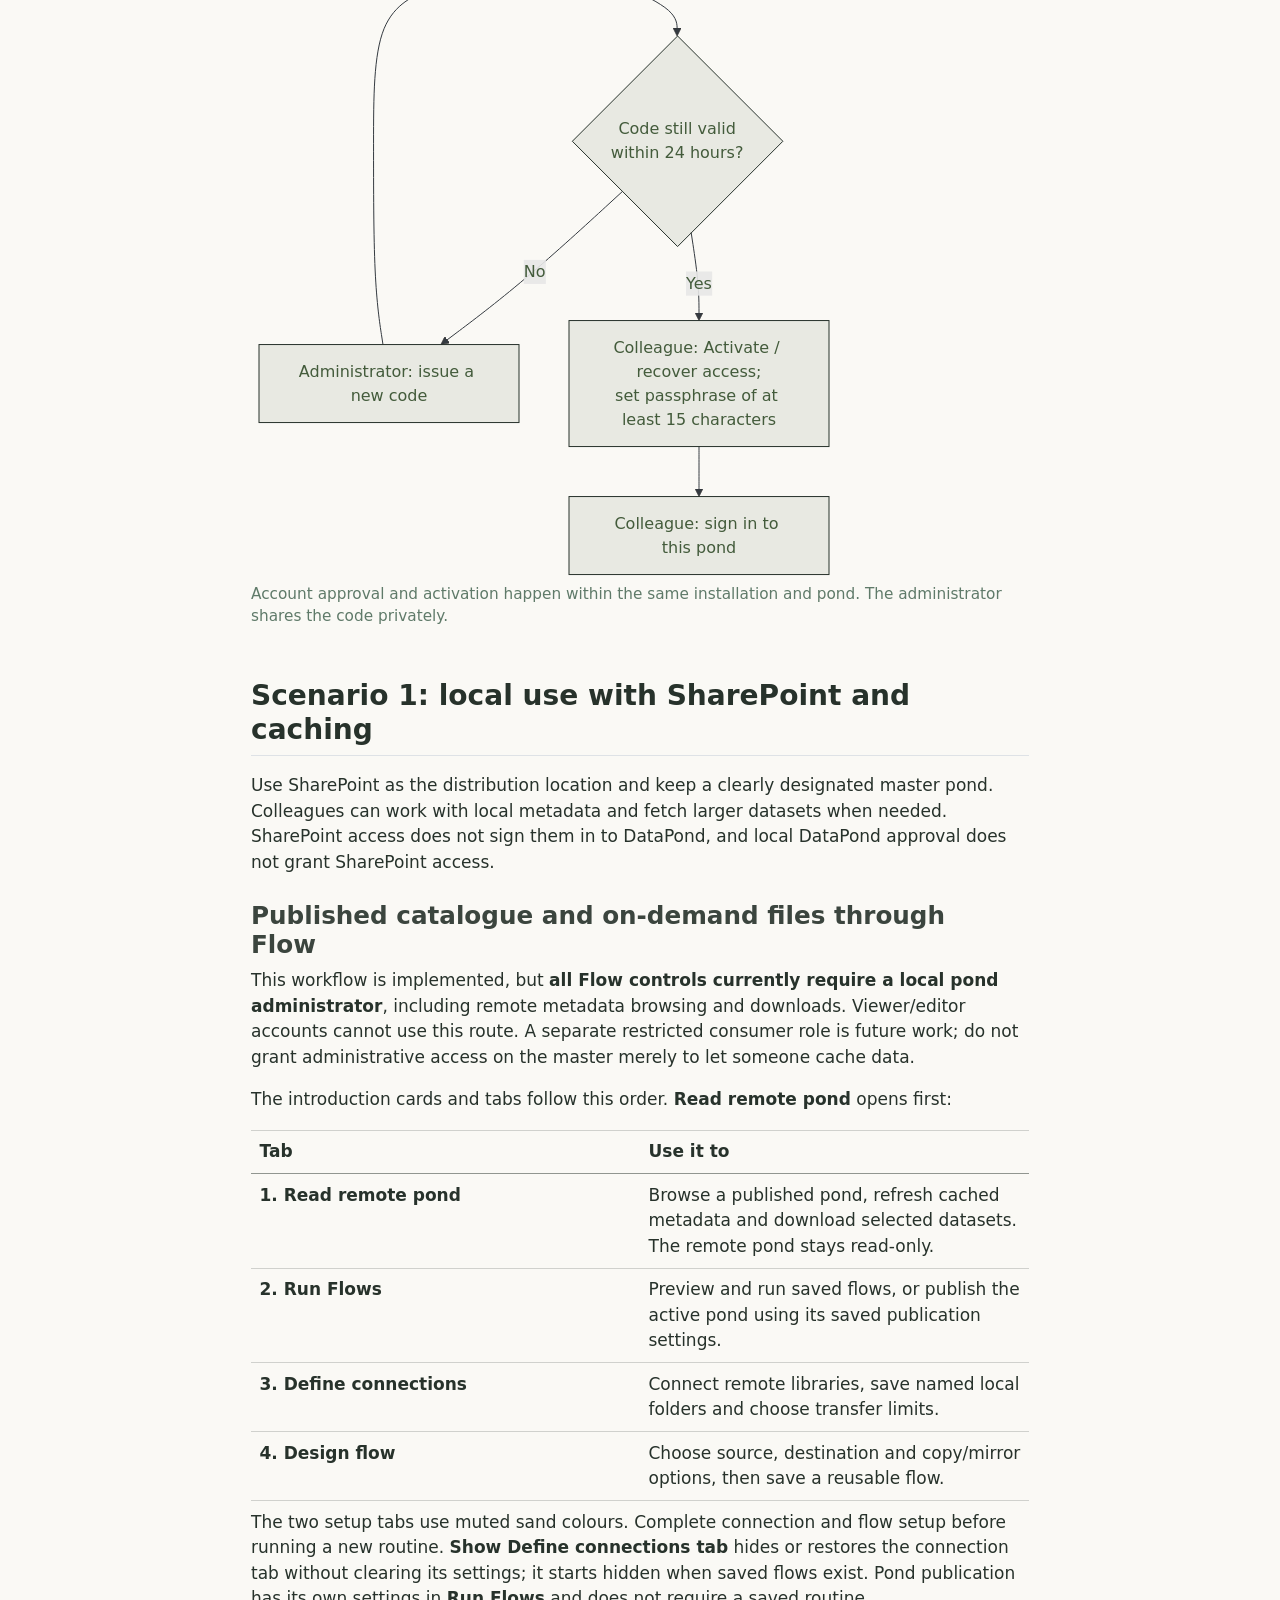
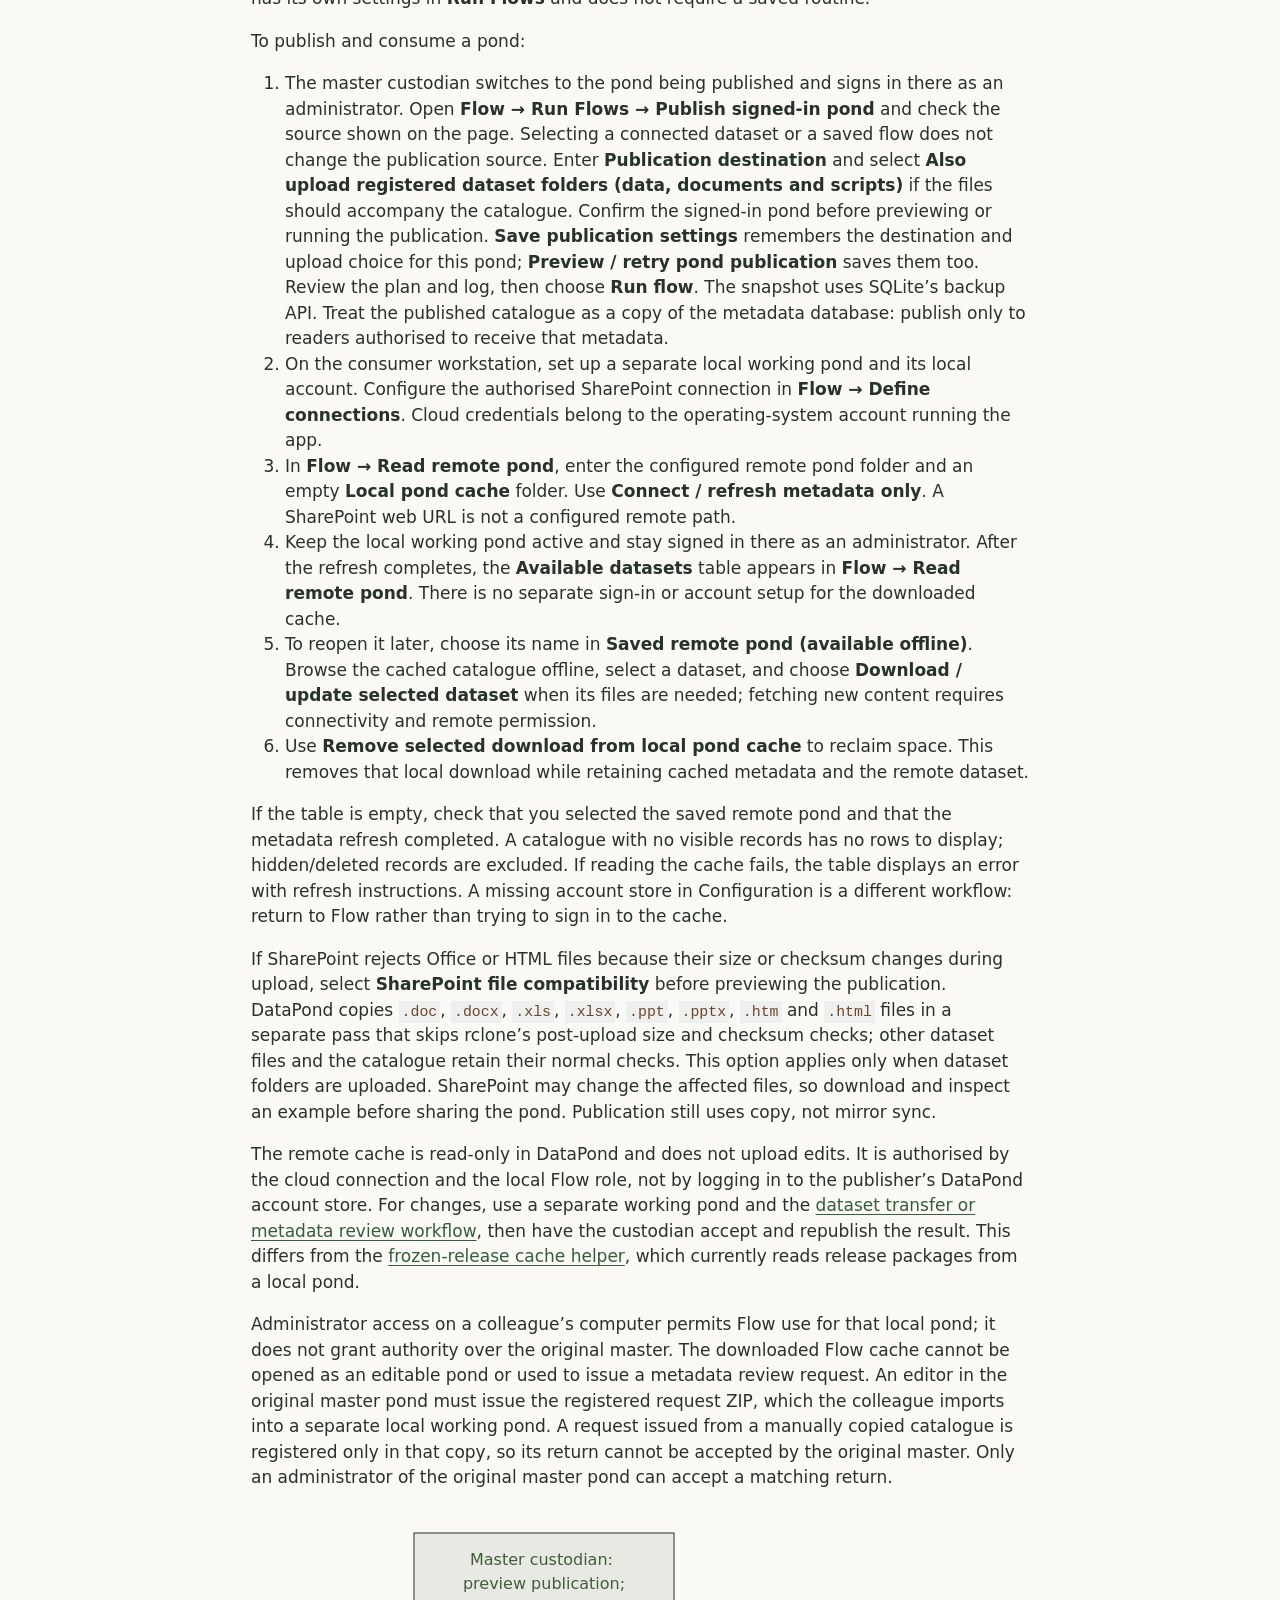
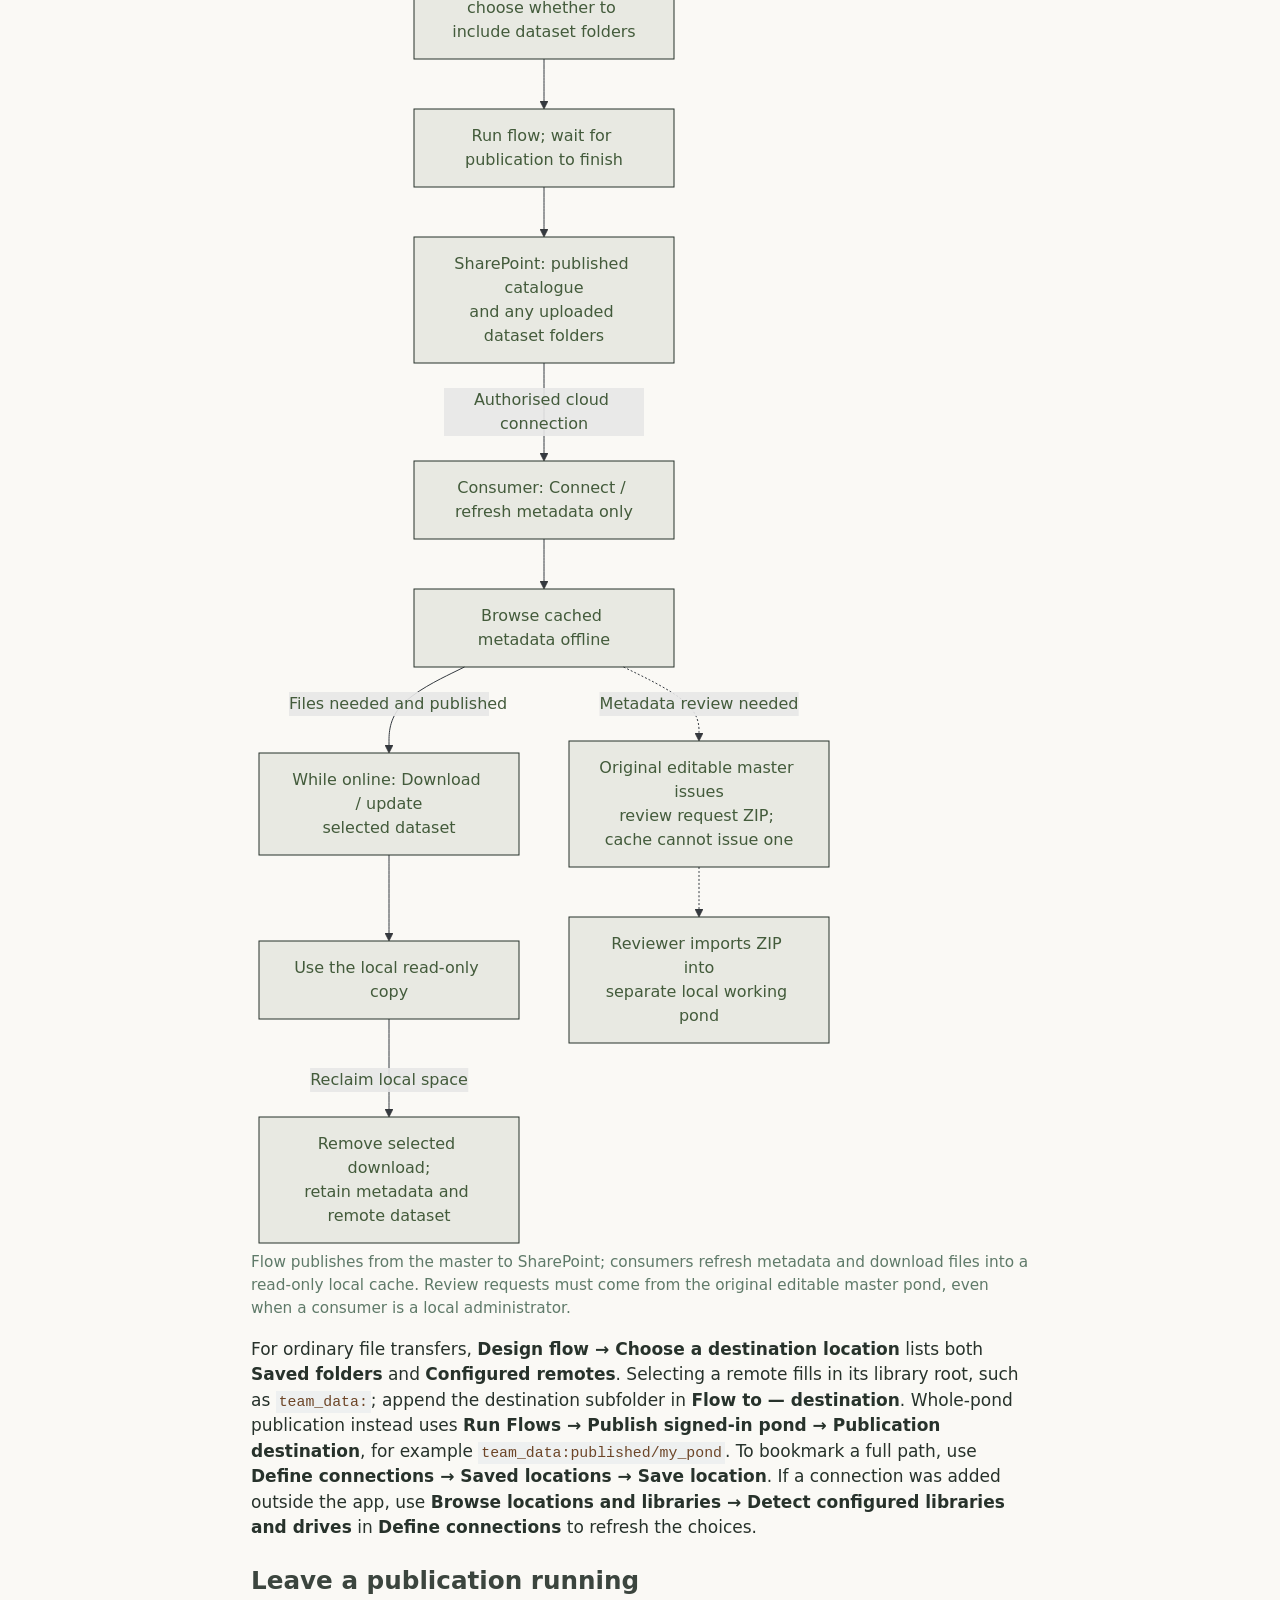
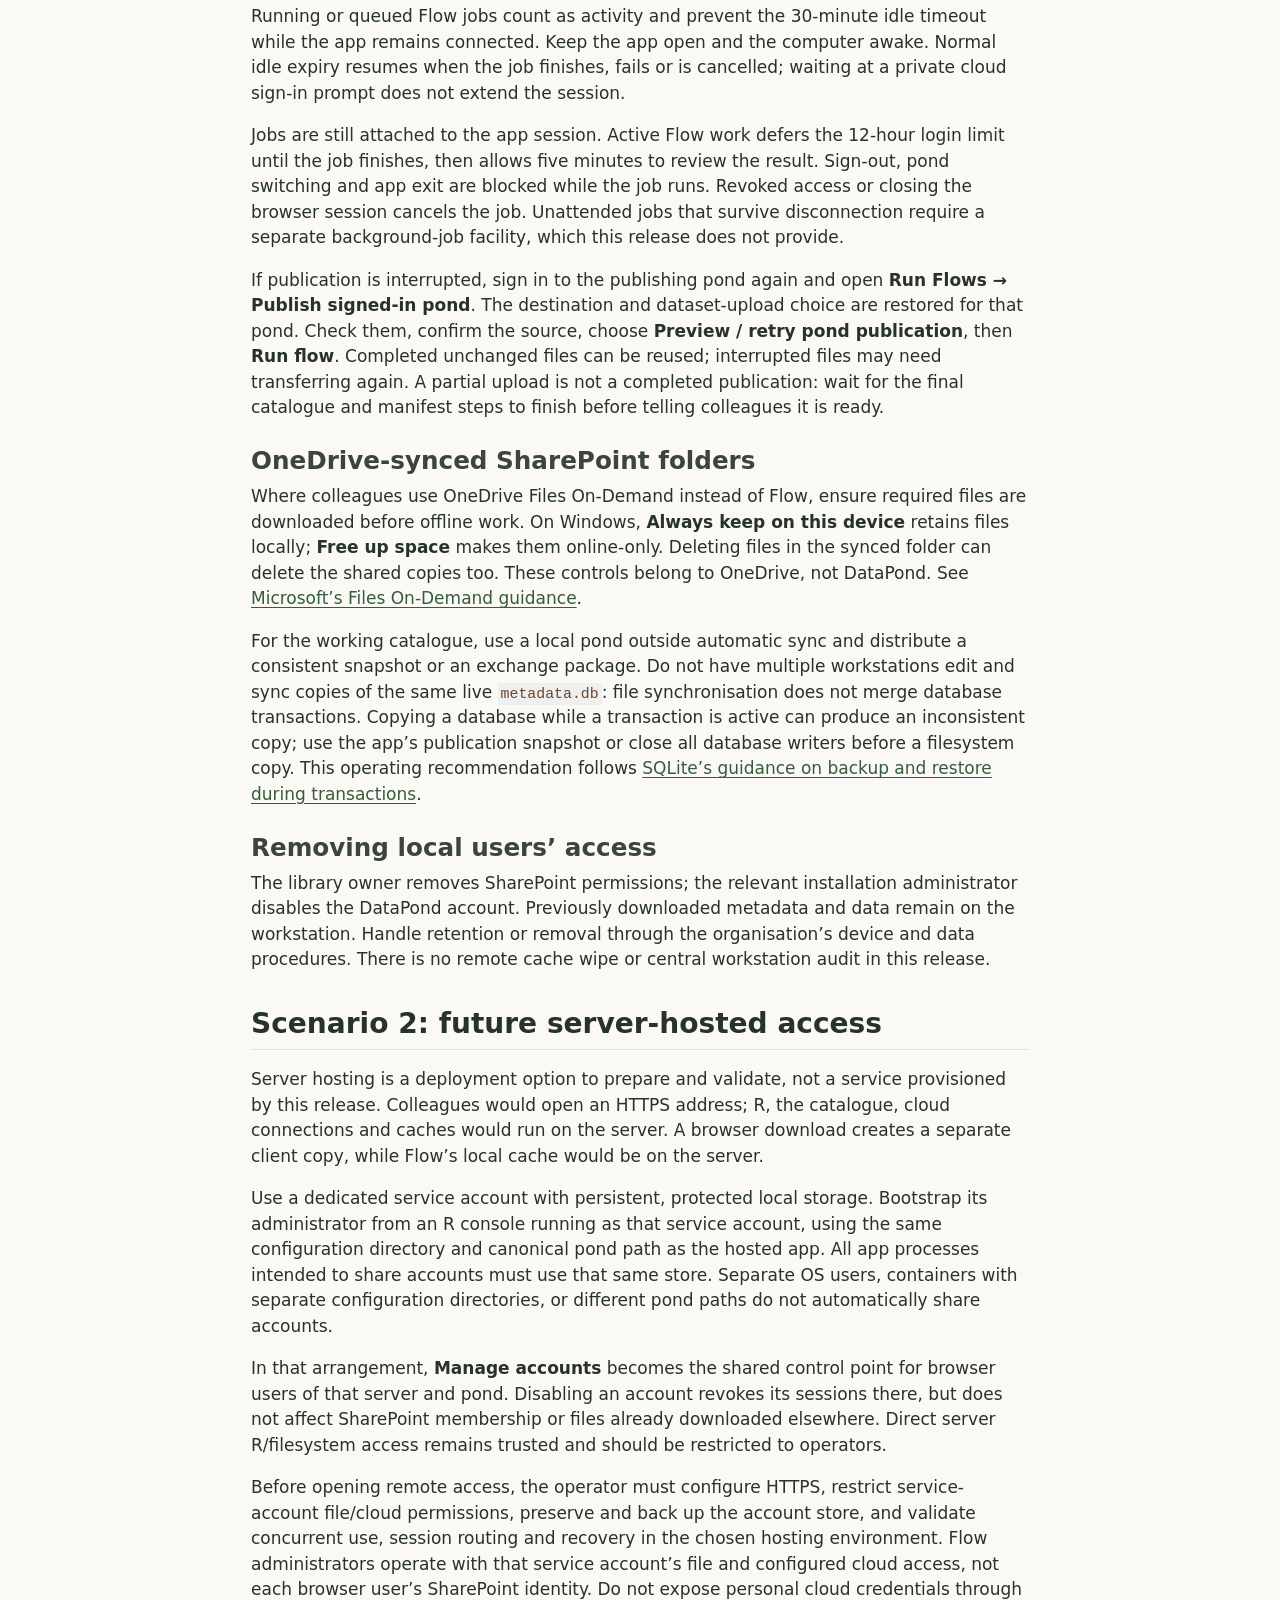
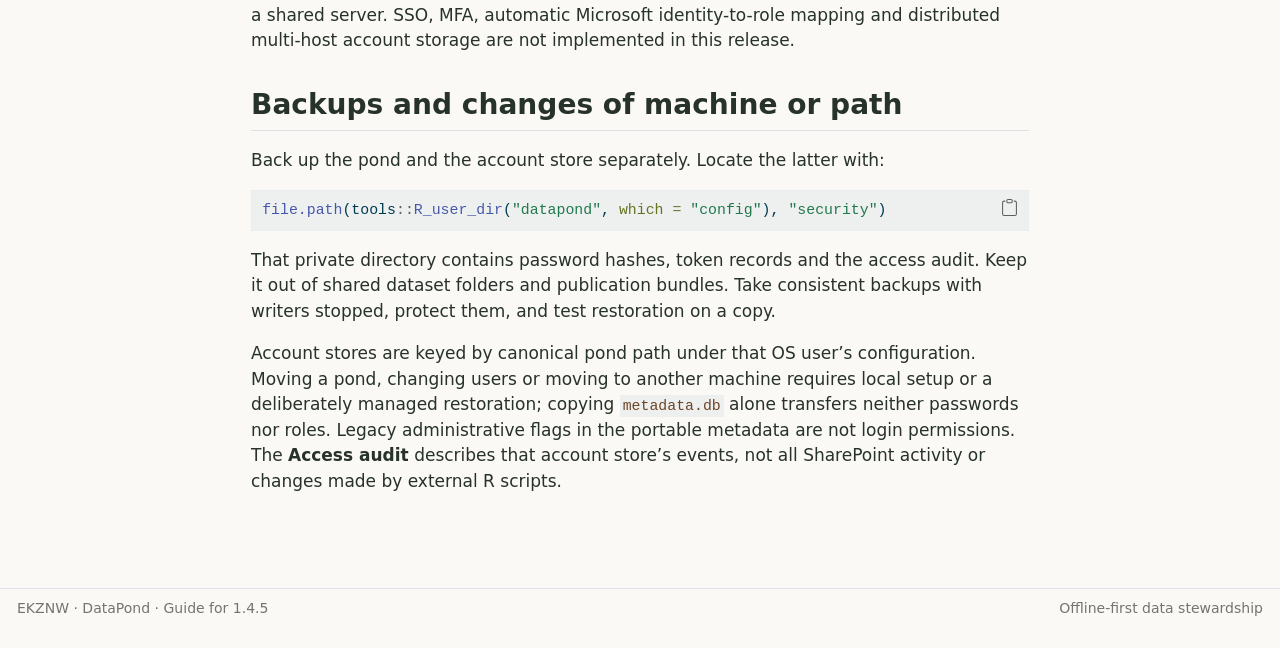
<file: inst/guide/access-management.html>
<!DOCTYPE html>
<html xmlns="http://www.w3.org/1999/xhtml" lang="en-GB" xml:lang="en-GB"><head>

<meta charset="utf-8">
<meta name="generator" content="quarto-1.9.37">

<meta name="viewport" content="width=device-width, initial-scale=1.0, user-scalable=yes">


<title>Manage accounts and deployment – DataPond guide</title>
<style>
/* Default styles provided by pandoc.
** See https://pandoc.org/MANUAL.html#variables-for-html for config info.
*/
code{white-space: pre-wrap;}
span.smallcaps{font-variant: small-caps;}
div.columns{display: flex; gap: min(4vw, 1.5em);}
div.column{flex: auto; overflow-x: auto;}
div.hanging-indent{margin-left: 1.5em; text-indent: -1.5em;}
ul.task-list{list-style: none;}
ul.task-list li input[type="checkbox"] {
  width: 0.8em;
  margin: 0 0.8em 0.2em -1em; /* quarto-specific, see https://github.com/quarto-dev/quarto-cli/issues/4556 */ 
  vertical-align: middle;
}
/* CSS for syntax highlighting */
html { -webkit-text-size-adjust: 100%; }
pre > code.sourceCode { white-space: pre; position: relative; }
pre > code.sourceCode > span { display: inline-block; line-height: 1.25; }
pre > code.sourceCode > span:empty { height: 1.2em; }
.sourceCode { overflow: visible; }
code.sourceCode > span { color: inherit; text-decoration: inherit; }
div.sourceCode { margin: 1em 0; }
pre.sourceCode { margin: 0; }
@media screen {
div.sourceCode { overflow: auto; }
}
@media print {
pre > code.sourceCode { white-space: pre-wrap; }
pre > code.sourceCode > span { text-indent: -5em; padding-left: 5em; }
}
pre.numberSource code
  { counter-reset: source-line 0; }
pre.numberSource code > span
  { position: relative; left: -4em; counter-increment: source-line; }
pre.numberSource code > span > a:first-child::before
  { content: counter(source-line);
    position: relative; left: -1em; text-align: right; vertical-align: baseline;
    border: none; display: inline-block;
    -webkit-touch-callout: none; -webkit-user-select: none;
    -khtml-user-select: none; -moz-user-select: none;
    -ms-user-select: none; user-select: none;
    padding: 0 4px; width: 4em;
  }
pre.numberSource { margin-left: 3em;  padding-left: 4px; }
div.sourceCode
  {   }
@media screen {
pre > code.sourceCode > span > a:first-child::before { text-decoration: underline; }
}
</style>


<script src="site_libs/quarto-nav/quarto-nav.js"></script>
<script src="site_libs/quarto-nav/headroom.min.js"></script>
<script src="site_libs/clipboard/clipboard.min.js"></script>
<script src="site_libs/quarto-search/autocomplete.umd.js"></script>
<script src="site_libs/quarto-search/fuse.min.js"></script>
<script src="site_libs/quarto-search/quarto-search.js"></script>
<meta name="quarto:offset" content="./">
<script src="site_libs/quarto-html/quarto.js" type="module"></script>
<script src="site_libs/quarto-html/tabsets/tabsets.js" type="module"></script>
<script src="site_libs/quarto-html/popper.min.js"></script>
<script src="site_libs/quarto-html/tippy.umd.min.js"></script>
<script src="site_libs/quarto-html/anchor.min.js"></script>
<link href="site_libs/quarto-html/tippy.css" rel="stylesheet">
<link href="site_libs/quarto-html/syntax-7f8f88aac4f3542376d5c11b86a4c14d.css" rel="stylesheet" id="quarto-text-highlighting-styles">
<script src="site_libs/bootstrap/bootstrap.min.js"></script>
<link href="site_libs/bootstrap/bootstrap-icons.css" rel="stylesheet">
<link href="site_libs/bootstrap/bootstrap-29452ab6f4fcb164c43f1a3ab0a1f1e9.min.css" rel="stylesheet" append-hash="true" id="quarto-bootstrap" data-mode="light">
<script id="quarto-search-options" type="application/json">{
  "location": "navbar",
  "copy-button": false,
  "collapse-after": 3,
  "panel-placement": "end",
  "type": "overlay",
  "limit": 50,
  "keyboard-shortcut": [
    "f",
    "/",
    "s"
  ],
  "language": {
    "search-no-results-text": "No results",
    "search-matching-documents-text": "matching documents",
    "search-copy-link-title": "Copy link to search",
    "search-hide-matches-text": "Hide additional matches",
    "search-more-match-text": "more match in this document",
    "search-more-matches-text": "more matches in this document",
    "search-clear-button-title": "Clear",
    "search-text-placeholder": "",
    "search-detached-cancel-button-title": "Cancel",
    "search-submit-button-title": "Submit",
    "search-label": "Search"
  }
}</script>
<script src="site_libs/quarto-diagram/mermaid.min.js"></script>
<script src="site_libs/quarto-diagram/mermaid-init.js"></script>
<link href="site_libs/quarto-diagram/mermaid.css" rel="stylesheet">


<link rel="stylesheet" href="assets/guide.css">
</head>

<body class="nav-sidebar docked nav-fixed quarto-light">

<div id="quarto-search-results"></div>
  <header id="quarto-header" class="headroom fixed-top">
    <nav class="navbar navbar-expand-lg " data-bs-theme="dark">
      <div class="navbar-container container-fluid">
      <div class="navbar-brand-container mx-auto">
    <a href="./index.html" class="navbar-brand navbar-brand-logo">
    <img src="./assets/datapond-logo.png" alt="" class="navbar-logo light-content">
    <img src="./assets/datapond-logo.png" alt="" class="navbar-logo dark-content">
    </a>
    <a class="navbar-brand" href="./index.html">
    <span class="navbar-title">DataPond guide</span>
    </a>
  </div>
            <div id="quarto-search" class="" title="Search"></div>
          <button class="navbar-toggler" type="button" data-bs-toggle="collapse" data-bs-target="#navbarCollapse" aria-controls="navbarCollapse" role="menu" aria-expanded="false" aria-label="Toggle navigation" onclick="if (window.quartoToggleHeadroom) { window.quartoToggleHeadroom(); }">
  <span class="navbar-toggler-icon"></span>
</button>
          <div class="collapse navbar-collapse" id="navbarCollapse">
            <ul class="navbar-nav navbar-nav-scroll me-auto">
  <li class="nav-item">
    <a class="nav-link active" href="./index.html" aria-current="page"> 
<span class="menu-text">Start here</span></a>
  </li>  
  <li class="nav-item">
    <a class="nav-link" href="./install.html"> 
<span class="menu-text">Install</span></a>
  </li>  
</ul>
            <ul class="navbar-nav navbar-nav-scroll ms-auto">
  <li class="nav-item">
    <a class="nav-link" href="./offline.html"> 
<span class="menu-text">Offline edition</span></a>
  </li>  
</ul>
          </div> <!-- /navcollapse -->
            <div class="quarto-navbar-tools">
</div>
      </div> <!-- /container-fluid -->
    </nav>
  <nav class="quarto-secondary-nav">
    <div class="container-fluid d-flex">
      <button type="button" class="quarto-btn-toggle btn" data-bs-toggle="collapse" role="button" data-bs-target=".quarto-sidebar-collapse-item" aria-controls="quarto-sidebar" aria-expanded="false" aria-label="Toggle sidebar navigation" onclick="if (window.quartoToggleHeadroom) { window.quartoToggleHeadroom(); }">
        <i class="bi bi-layout-text-sidebar-reverse"></i>
      </button>
        <nav class="quarto-page-breadcrumbs" aria-label="breadcrumb"><ol class="breadcrumb"><li class="breadcrumb-item"><a href="./access-management.html">Help and maintenance</a></li><li class="breadcrumb-item"><a href="./access-management.html">Manage accounts and deployment</a></li></ol></nav>
        <a class="flex-grow-1" role="navigation" data-bs-toggle="collapse" data-bs-target=".quarto-sidebar-collapse-item" aria-controls="quarto-sidebar" aria-expanded="false" aria-label="Toggle sidebar navigation" onclick="if (window.quartoToggleHeadroom) { window.quartoToggleHeadroom(); }">      
        </a>
    </div>
  </nav>
</header>
<!-- content -->
<div id="quarto-content" class="quarto-container page-columns page-rows-contents page-layout-article page-navbar">
<!-- sidebar -->
  <nav id="quarto-sidebar" class="sidebar collapse collapse-horizontal quarto-sidebar-collapse-item sidebar-navigation docked overflow-auto">
    <div class="sidebar-menu-container"> 
    <ul class="list-unstyled mt-1">
        <li class="sidebar-item">
  <div class="sidebar-item-container"> 
  <a href="./index.html" class="sidebar-item-text sidebar-link">
 <span class="menu-text">Start here</span></a>
  </div>
</li>
        <li class="sidebar-item sidebar-item-section">
      <div class="sidebar-item-container"> 
            <a class="sidebar-item-text sidebar-link text-start" data-bs-toggle="collapse" data-bs-target="#quarto-sidebar-section-1" role="navigation" aria-expanded="true">
 <span class="menu-text">Getting started</span></a>
          <a class="sidebar-item-toggle text-start" data-bs-toggle="collapse" data-bs-target="#quarto-sidebar-section-1" role="navigation" aria-expanded="true" aria-label="Toggle section">
            <i class="bi bi-chevron-right ms-2"></i>
          </a> 
      </div>
      <ul id="quarto-sidebar-section-1" class="collapse list-unstyled sidebar-section depth1 show">  
          <li class="sidebar-item">
  <div class="sidebar-item-container"> 
  <a href="./install.html" class="sidebar-item-text sidebar-link">
 <span class="menu-text">Install DataPond</span></a>
  </div>
</li>
          <li class="sidebar-item">
  <div class="sidebar-item-container"> 
  <a href="./document-tools.html" class="sidebar-item-text sidebar-link">
 <span class="menu-text">Set up document tools</span></a>
  </div>
</li>
          <li class="sidebar-item">
  <div class="sidebar-item-container"> 
  <a href="./first-pond.html" class="sidebar-item-text sidebar-link">
 <span class="menu-text">Your first pond</span></a>
  </div>
</li>
      </ul>
  </li>
        <li class="sidebar-item sidebar-item-section">
      <div class="sidebar-item-container"> 
            <a class="sidebar-item-text sidebar-link text-start" data-bs-toggle="collapse" data-bs-target="#quarto-sidebar-section-2" role="navigation" aria-expanded="true">
 <span class="menu-text">Working with datasets</span></a>
          <a class="sidebar-item-toggle text-start" data-bs-toggle="collapse" data-bs-target="#quarto-sidebar-section-2" role="navigation" aria-expanded="true" aria-label="Toggle section">
            <i class="bi bi-chevron-right ms-2"></i>
          </a> 
      </div>
      <ul id="quarto-sidebar-section-2" class="collapse list-unstyled sidebar-section depth1 show">  
          <li class="sidebar-item">
  <div class="sidebar-item-container"> 
  <a href="./dataset.html" class="sidebar-item-text sidebar-link">
 <span class="menu-text">Describe a dataset</span></a>
  </div>
</li>
          <li class="sidebar-item">
  <div class="sidebar-item-container"> 
  <a href="./lineage.html" class="sidebar-item-text sidebar-link">
 <span class="menu-text">Lineage and development reports</span></a>
  </div>
</li>
          <li class="sidebar-item">
  <div class="sidebar-item-container"> 
  <a href="./review.html" class="sidebar-item-text sidebar-link">
 <span class="menu-text">Transfer and metadata review</span></a>
  </div>
</li>
          <li class="sidebar-item">
  <div class="sidebar-item-container"> 
  <a href="./releases.html" class="sidebar-item-text sidebar-link">
 <span class="menu-text">Freeze, restore and use releases</span></a>
  </div>
</li>
      </ul>
  </li>
        <li class="sidebar-item sidebar-item-section">
      <div class="sidebar-item-container"> 
            <a class="sidebar-item-text sidebar-link text-start" data-bs-toggle="collapse" data-bs-target="#quarto-sidebar-section-3" role="navigation" aria-expanded="true">
 <span class="menu-text">Help and maintenance</span></a>
          <a class="sidebar-item-toggle text-start" data-bs-toggle="collapse" data-bs-target="#quarto-sidebar-section-3" role="navigation" aria-expanded="true" aria-label="Toggle section">
            <i class="bi bi-chevron-right ms-2"></i>
          </a> 
      </div>
      <ul id="quarto-sidebar-section-3" class="collapse list-unstyled sidebar-section depth1 show">  
          <li class="sidebar-item">
  <div class="sidebar-item-container"> 
  <a href="./access-management.html" class="sidebar-item-text sidebar-link active">
 <span class="menu-text">Manage accounts and deployment</span></a>
  </div>
</li>
          <li class="sidebar-item">
  <div class="sidebar-item-container"> 
  <a href="./troubleshooting.html" class="sidebar-item-text sidebar-link">
 <span class="menu-text">Troubleshooting</span></a>
  </div>
</li>
          <li class="sidebar-item">
  <div class="sidebar-item-container"> 
  <a href="./maintaining.html" class="sidebar-item-text sidebar-link">
 <span class="menu-text">Edit and maintain this guide</span></a>
  </div>
</li>
      </ul>
  </li>
    </ul>
    </div>
</nav>
<div id="quarto-sidebar-glass" class="quarto-sidebar-collapse-item" data-bs-toggle="collapse" data-bs-target=".quarto-sidebar-collapse-item"></div>
<!-- margin-sidebar -->
    <div id="quarto-margin-sidebar" class="sidebar margin-sidebar">
        <nav id="TOC" role="doc-toc" class="toc-active">
    <h2 id="toc-title">On this page</h2>
   
  <ul class="collapse">
  <li><a href="#decide-where-access-is-managed" id="toc-decide-where-access-is-managed" class="nav-link active" data-scroll-target="#decide-where-access-is-managed">Decide where access is managed</a></li>
  <li><a href="#choose-the-right-connection-workflow" id="toc-choose-the-right-connection-workflow" class="nav-link" data-scroll-target="#choose-the-right-connection-workflow">Choose the right connection workflow</a></li>
  <li><a href="#find-administrators-and-change-access" id="toc-find-administrators-and-change-access" class="nav-link" data-scroll-target="#find-administrators-and-change-access">Find administrators and change access</a></li>
  <li><a href="#set-up-and-onboard-people" id="toc-set-up-and-onboard-people" class="nav-link" data-scroll-target="#set-up-and-onboard-people">Set up and onboard people</a></li>
  <li><a href="#scenario-1-local-use-with-sharepoint-and-caching" id="toc-scenario-1-local-use-with-sharepoint-and-caching" class="nav-link" data-scroll-target="#scenario-1-local-use-with-sharepoint-and-caching">Scenario 1: local use with SharePoint and caching</a></li>
  <li><a href="#scenario-2-future-server-hosted-access" id="toc-scenario-2-future-server-hosted-access" class="nav-link" data-scroll-target="#scenario-2-future-server-hosted-access">Scenario 2: future server-hosted access</a></li>
  <li><a href="#backups-and-changes-of-machine-or-path" id="toc-backups-and-changes-of-machine-or-path" class="nav-link" data-scroll-target="#backups-and-changes-of-machine-or-path">Backups and changes of machine or path</a></li>
  </ul>
</nav>
    </div>
<!-- main -->
<main class="content" id="quarto-document-content">

<header id="title-block-header" class="quarto-title-block default"><nav class="quarto-page-breadcrumbs quarto-title-breadcrumbs d-none d-lg-block" aria-label="breadcrumb"><ol class="breadcrumb"><li class="breadcrumb-item"><a href="./access-management.html">Help and maintenance</a></li><li class="breadcrumb-item"><a href="./access-management.html">Manage accounts and deployment</a></li></ol></nav>
<div class="quarto-title">
<h1 class="title">Manage accounts and deployment</h1>
</div>



<div class="quarto-title-meta">

    
  
    
  </div>
  


</header>


<section id="decide-where-access-is-managed" class="level2">
<h2 class="anchored" data-anchor-id="decide-where-access-is-managed">Decide where access is managed</h2>
<p>DataPond login controls actions through the app. SharePoint permissions control access to the shared library, and operating-system permissions control local files. These are separate controls: a DataPond administrator does not automatically become a SharePoint administrator.</p>
<table class="caption-top table">
<colgroup>
<col style="width: 33%">
<col style="width: 33%">
<col style="width: 33%">
</colgroup>
<thead>
<tr class="header">
<th>Scenario</th>
<th>Where accounts and approvals live</th>
<th>Who controls the files</th>
</tr>
</thead>
<tbody>
<tr class="odd">
<td>Colleagues run DataPond locally and obtain data from SharePoint</td>
<td>Each operating-system user’s DataPond configuration, separately for each local pond path</td>
<td>SharePoint/library owners control remote access; workstation owners control downloaded copies</td>
</tr>
<tr class="even">
<td>Colleagues use a future shared server through their browsers</td>
<td>The server service account’s DataPond configuration, provided all app processes use the same configuration and pond path</td>
<td>Server operators control storage and the service account’s permissions</td>
</tr>
</tbody>
</table>
<p><strong>The first release has no central account synchronisation across workstations.</strong> Approving a colleague on your computer does not approve them on theirs. Disabling their account in your installation does not revoke their other installations or erase downloaded data. People who own the local R process and files can use trusted R functions directly; local app roles are not an organisational security boundary against those people.</p>
</section>
<section id="choose-the-right-connection-workflow" class="level2">
<h2 class="anchored" data-anchor-id="choose-the-right-connection-workflow">Choose the right connection workflow</h2>
<table class="caption-top table">
<colgroup>
<col style="width: 33%">
<col style="width: 33%">
<col style="width: 33%">
</colgroup>
<thead>
<tr class="header">
<th>What you have</th>
<th>Where to browse it</th>
<th>Account setup</th>
</tr>
</thead>
<tbody>
<tr class="odd">
<td>A published catalogue downloaded through Flow</td>
<td><strong>Flow → Read remote pond → Saved remote pond</strong></td>
<td>Stay signed in as an administrator of your local working pond. The cache has no separate login.</td>
</tr>
<tr class="even">
<td>Another working pond folder with its own <code>metadata.db</code></td>
<td><strong>Configuration → Pond management → Connected data ponds</strong></td>
<td>Sign in to an account set up for that exact folder under the OS account running DataPond.</td>
</tr>
</tbody>
</table>
<p>Owning or signing in to the master pond does not transfer login accounts to a downloaded catalogue, another folder or another computer. Remote storage permissions allow catalogue/file transfers; local DataPond accounts control the app.</p>
<p>For another <strong>working pond</strong>, if <strong>Sign in to selected catalogue</strong> reports that access has not been set up, choose <strong>Switch to selected pond</strong>. On its sign-in screen, follow <strong>Set up the first administrator</strong> in a separate local R console, activate the account using the returned code, then sign in. Use the exact pond path shown on that screen. Existing local account stores require activation, recovery or administrator approval instead of first-time setup.</p>
<p>For a <strong>published cache</strong>, keep your local working pond active and use Flow. Do not set up an account in the cache or add its <code>catalogue-*</code> folder as a working pond.</p>
</section>
<section id="find-administrators-and-change-access" class="level2">
<h2 class="anchored" data-anchor-id="find-administrators-and-change-access">Find administrators and change access</h2>
<p>Sign in to the relevant pond and open <strong>Configuration → Manage accounts</strong>. The <strong>Pond accounts</strong> table lists login accounts, roles and statuses. Rows with role <code>admin</code> are administrators; <code>active</code> means activated, while <code>invited</code> means awaiting activation. Seeded metadata people without login accounts do not appear as approved users merely because they exist in <strong>Parties</strong>.</p>
<p>Select an account’s row, then use the controls below it:</p>
<table class="caption-top table">
<colgroup>
<col style="width: 50%">
<col style="width: 50%">
</colgroup>
<thead>
<tr class="header">
<th>Task</th>
<th>Action</th>
</tr>
</thead>
<tbody>
<tr class="odd">
<td>Change permissions</td>
<td>Choose <strong>Role</strong>, then <strong>Apply role and status</strong></td>
</tr>
<tr class="even">
<td>Suspend an activated account</td>
<td>Set <strong>Account status</strong> to <strong>Disabled</strong>, then <strong>Apply role and status</strong></td>
</tr>
<tr class="odd">
<td>Re-enable an activated account</td>
<td>Set status to <strong>Active</strong>, confirm the role, then <strong>Apply role and status</strong></td>
</tr>
<tr class="even">
<td>Approve a new request</td>
<td>Choose the role and verified metadata person, then <strong>Approve pending request</strong></td>
</tr>
<tr class="odd">
<td>Reject a request</td>
<td>Set status to <strong>Rejected</strong>, then <strong>Apply role and status</strong></td>
</tr>
<tr class="even">
<td>Replace a forgotten password or expired invitation</td>
<td>Select an active/invited account and choose <strong>Issue activation / recovery code</strong></td>
</tr>
<tr class="odd">
<td>Review access events</td>
<td>Expand <strong>Access audit</strong>; times are UTC and actors/targets use account IDs</td>
</tr>
</tbody>
</table>
<p>Changing a role or status signs the affected account out. The final active/invited administrator cannot be removed. To reopen a rejected request, return it to <strong>Pending approval</strong> and approve it after verification. An invitation disabled before activation must return to <strong>Awaiting activation</strong>, followed by a new code.</p>
<table class="caption-top table">
<colgroup>
<col style="width: 50%">
<col style="width: 50%">
</colgroup>
<thead>
<tr class="header">
<th>Role</th>
<th>Allowed work</th>
</tr>
</thead>
<tbody>
<tr class="odd">
<td>Viewer</td>
<td>Browse the authenticated pond’s metadata and maps</td>
</tr>
<tr class="even">
<td>Editor</td>
<td>Viewer access plus editing, scans, imports, exports, file/package downloads and dataset workflows, subject to existing ownership rules</td>
</tr>
<tr class="odd">
<td>Pond administrator</td>
<td>Editor access plus account management, shared parties/vocabularies, review acceptance and Flow</td>
</tr>
</tbody>
</table>
<p>Roles apply to a pond, not individual datasets. Licensing and embargo fields describe policy; they do not enforce separate dataset permissions. Visible metadata can be copied. Grant access only where the person may see the pond’s metadata.</p>
<p>To browse another local pond from the current <strong>Pond overview</strong>, add it under <strong>Pond connections</strong>, select it, enter that pond’s username and password, and choose <strong>Sign in to selected catalogue</strong>. Leave <strong>Show current pond datasets only</strong> unchecked. Connected access is read-only and lasts for the current app session, subject to session expiry and account revocation. Sign out, switching ponds, or closing the session clears connected sign-ins. Switch to the target pond and sign in there to edit records. A pond labelled <strong>Sign-in required</strong> has not yet been authenticated; an unavailable folder must first be reconnected.</p>
<p>The local launcher uses <code>http://127.0.0.1:5751</code> by default so its browser address remains stable. Both sign-in forms support browser password-manager autofill. Save your credentials in your browser and select the appropriate saved account for the pond; ponds share the same local website address. To use another fixed port, run <code>datapond::run_data_pond(port = 5752)</code> or set <code>options(datapond.port = 5752)</code> in your R startup configuration. If the port is occupied, stop the other app instance or choose another port. Passing <code>port = NULL</code> restores Shiny’s automatic port selection.</p>
</section>
<section id="set-up-and-onboard-people" class="level2">
<h2 class="anchored" data-anchor-id="set-up-and-onboard-people">Set up and onboard people</h2>
<p>The first administrator must be set up from the trusted R console outside a running Shiny session. For someone already in the metadata catalogue, verify their numeric person ID and use it:</p>
<div class="code-copy-outer-scaffold"><div class="sourceCode" id="cb1"><pre class="sourceCode r code-with-copy"><code class="sourceCode r"><span id="cb1-1"><a href="#cb1-1" aria-hidden="true" tabindex="-1"></a>code <span class="ot">&lt;-</span> datapond<span class="sc">::</span><span class="fu">setup_pond_access</span>(</span>
<span id="cb1-2"><a href="#cb1-2" aria-hidden="true" tabindex="-1"></a>  <span class="at">data_pond =</span> <span class="st">"/path/to/your/pond"</span>,</span>
<span id="cb1-3"><a href="#cb1-3" aria-hidden="true" tabindex="-1"></a>  <span class="at">username =</span> <span class="fu">readline</span>(<span class="st">"Login username: "</span>),</span>
<span id="cb1-4"><a href="#cb1-4" aria-hidden="true" tabindex="-1"></a>  <span class="at">person_id =</span> <span class="dv">18</span>L  <span class="co"># Example only: replace with the verified ID in this pond.</span></span>
<span id="cb1-5"><a href="#cb1-5" aria-hidden="true" tabindex="-1"></a>)</span>
<span id="cb1-6"><a href="#cb1-6" aria-hidden="true" tabindex="-1"></a>code</span></code></pre></div><button title="Copy to Clipboard" class="code-copy-button"><i class="bi"></i></button></div>
<p>For a genuinely new person, replace <code>person_id</code> with <code>first_name</code>, <code>last_name</code> and optionally <code>email</code>. An existing-email error means you should verify and select the existing person, not create a duplicate. Setup refuses to replace an existing account store.</p>
<p>For subsequent accounts:</p>
<ol type="1">
<li>The colleague selects <strong>Request access</strong> in the intended installation and pond.</li>
<li>An administrator of that same installation and pond selects the request in <strong>Manage accounts</strong>, verifies identity, assigns a role and links the correct existing metadata person (or chooses <strong>Create a new person</strong>).</li>
<li>The administrator chooses <strong>Approve pending request</strong> and gives the displayed code privately to the colleague. DataPond does not send email or verify email ownership automatically.</li>
<li>The colleague selects <strong>Activate / recover access</strong>, enters their username and code, sets a passphrase of at least 15 characters, then signs in.</li>
</ol>
<p>Activation and recovery codes work once and expire after 24 hours. Recovery replaces the password and revokes sessions; administrators cannot view passwords. An administrator recovering their own account must ask another administrator or use <code>datapond::recover_pond_access("/path/to/your/pond", readline("Account username: "))</code> in the trusted R console. Sign out when finished; sessions expire after 30 minutes without accepted activity or 12 hours overall, except that an active Flow job can finish and leaves five minutes to review its result.</p>
<div class="guide-process" role="region" aria-label="Onboard a colleague to a pond" tabindex="0">
<div class="cell" data-layout-align="default">
<div class="cell-output-display">
<div>
<p></p><figure class="figure"><p></p>
<div>
<pre class="mermaid mermaid-js">flowchart TD
  accTitle: Onboard a colleague to a pond
  accDescr: After the first administrator has been set up, a colleague requests access to the intended pond. An administrator of that installation and pond verifies identity, links the metadata person, chooses a role and approves the request. The administrator privately shares a single-use code. The colleague activates access within 24 hours, sets a passphrase of at least 15 characters and signs in. An expired code requires a new code from the administrator.
  request["Colleague: Request access"] --&gt; verify["Administrator: verify identity;&lt;br/&gt;link person and choose role"]
  verify --&gt; approve["Administrator: Approve pending request"]
  approve --&gt; code["Share single-use code privately"]
  code --&gt; valid{"Code still valid&lt;br/&gt;within 24 hours?"}
  valid --&gt;|No| reissue["Administrator: issue a new code"]
  reissue --&gt; code
  valid --&gt;|Yes| activate["Colleague: Activate / recover access;&lt;br/&gt;set passphrase of at least 15 characters"]
  activate --&gt; signin["Colleague: sign in to this pond"]
</pre>
</div>
<p></p><figcaption> Account approval and activation happen within the same installation and pond. The administrator shares the code privately.</figcaption> </figure><p></p>
</div>
</div>
</div>
</div>
</section>
<section id="scenario-1-local-use-with-sharepoint-and-caching" class="level2">
<h2 class="anchored" data-anchor-id="scenario-1-local-use-with-sharepoint-and-caching">Scenario 1: local use with SharePoint and caching</h2>
<p>Use SharePoint as the distribution location and keep a clearly designated master pond. Colleagues can work with local metadata and fetch larger datasets when needed. SharePoint access does not sign them in to DataPond, and local DataPond approval does not grant SharePoint access.</p>
<section id="published-catalogue-and-on-demand-files-through-flow" class="level3">
<h3 class="anchored" data-anchor-id="published-catalogue-and-on-demand-files-through-flow">Published catalogue and on-demand files through Flow</h3>
<p>This workflow is implemented, but <strong>all Flow controls currently require a local pond administrator</strong>, including remote metadata browsing and downloads. Viewer/editor accounts cannot use this route. A separate restricted consumer role is future work; do not grant administrative access on the master merely to let someone cache data.</p>
<p>The introduction cards and tabs follow this order. <strong>Read remote pond</strong> opens first:</p>
<table class="caption-top table">
<colgroup>
<col style="width: 50%">
<col style="width: 50%">
</colgroup>
<thead>
<tr class="header">
<th>Tab</th>
<th>Use it to</th>
</tr>
</thead>
<tbody>
<tr class="odd">
<td><strong>1. Read remote pond</strong></td>
<td>Browse a published pond, refresh cached metadata and download selected datasets. The remote pond stays read-only.</td>
</tr>
<tr class="even">
<td><strong>2. Run Flows</strong></td>
<td>Preview and run saved flows, or publish the active pond using its saved publication settings.</td>
</tr>
<tr class="odd">
<td><strong>3. Define connections</strong></td>
<td>Connect remote libraries, save named local folders and choose transfer limits.</td>
</tr>
<tr class="even">
<td><strong>4. Design flow</strong></td>
<td>Choose source, destination and copy/mirror options, then save a reusable flow.</td>
</tr>
</tbody>
</table>
<p>The two setup tabs use muted sand colours. Complete connection and flow setup before running a new routine. <strong>Show Define connections tab</strong> hides or restores the connection tab without clearing its settings; it starts hidden when saved flows exist. Pond publication has its own settings in <strong>Run Flows</strong> and does not require a saved routine.</p>
<p>To publish and consume a pond:</p>
<ol type="1">
<li>The master custodian switches to the pond being published and signs in there as an administrator. Open <strong>Flow → Run Flows → Publish signed-in pond</strong> and check the source shown on the page. Selecting a connected dataset or a saved flow does not change the publication source. Enter <strong>Publication destination</strong> and select <strong>Also upload registered dataset folders (data, documents and scripts)</strong> if the files should accompany the catalogue. Confirm the signed-in pond before previewing or running the publication. <strong>Save publication settings</strong> remembers the destination and upload choice for this pond; <strong>Preview / retry pond publication</strong> saves them too. Review the plan and log, then choose <strong>Run flow</strong>. The snapshot uses SQLite’s backup API. Treat the published catalogue as a copy of the metadata database: publish only to readers authorised to receive that metadata.</li>
<li>On the consumer workstation, set up a separate local working pond and its local account. Configure the authorised SharePoint connection in <strong>Flow → Define connections</strong>. Cloud credentials belong to the operating-system account running the app.</li>
<li>In <strong>Flow → Read remote pond</strong>, enter the configured remote pond folder and an empty <strong>Local pond cache</strong> folder. Use <strong>Connect / refresh metadata only</strong>. A SharePoint web URL is not a configured remote path.</li>
<li>Keep the local working pond active and stay signed in there as an administrator. After the refresh completes, the <strong>Available datasets</strong> table appears in <strong>Flow → Read remote pond</strong>. There is no separate sign-in or account setup for the downloaded cache.</li>
<li>To reopen it later, choose its name in <strong>Saved remote pond (available offline)</strong>. Browse the cached catalogue offline, select a dataset, and choose <strong>Download / update selected dataset</strong> when its files are needed; fetching new content requires connectivity and remote permission.</li>
<li>Use <strong>Remove selected download from local pond cache</strong> to reclaim space. This removes that local download while retaining cached metadata and the remote dataset.</li>
</ol>
<p>If the table is empty, check that you selected the saved remote pond and that the metadata refresh completed. A catalogue with no visible records has no rows to display; hidden/deleted records are excluded. If reading the cache fails, the table displays an error with refresh instructions. A missing account store in Configuration is a different workflow: return to Flow rather than trying to sign in to the cache.</p>
<p>If SharePoint rejects Office or HTML files because their size or checksum changes during upload, select <strong>SharePoint file compatibility</strong> before previewing the publication. DataPond copies <code>.doc</code>, <code>.docx</code>, <code>.xls</code>, <code>.xlsx</code>, <code>.ppt</code>, <code>.pptx</code>, <code>.htm</code> and <code>.html</code> files in a separate pass that skips rclone’s post-upload size and checksum checks; other dataset files and the catalogue retain their normal checks. This option applies only when dataset folders are uploaded. SharePoint may change the affected files, so download and inspect an example before sharing the pond. Publication still uses copy, not mirror sync.</p>
<p>The remote cache is read-only in DataPond and does not upload edits. It is authorised by the cloud connection and the local Flow role, not by logging in to the publisher’s DataPond account store. For changes, use a separate working pond and the <a href="./review.html">dataset transfer or metadata review workflow</a>, then have the custodian accept and republish the result. This differs from the <a href="./releases.html">frozen-release cache helper</a>, which currently reads release packages from a local pond.</p>
<p>Administrator access on a colleague’s computer permits Flow use for that local pond; it does not grant authority over the original master. The downloaded Flow cache cannot be opened as an editable pond or used to issue a metadata review request. An editor in the original master pond must issue the registered request ZIP, which the colleague imports into a separate local working pond. A request issued from a manually copied catalogue is registered only in that copy, so its return cannot be accepted by the original master. Only an administrator of the original master pond can accept a matching return.</p>
<div class="cell" data-layout-align="default">
<div class="cell-output-display">
<div>
<p></p><figure class="figure"><p></p>
<div>
<pre class="mermaid mermaid-js">flowchart TD
  accTitle: Publish a catalogue and fetch local copies through Flow
  accDescr: The master custodian previews and runs publication to an authorised SharePoint folder, optionally including registered dataset folders. Once publication completes, a consumer with a configured cloud connection and local pond administrator access refreshes metadata into a local read-only cache. If published dataset files are needed, download the selected dataset. The cache cannot issue a review request, even for a local administrator. The original editable master issues the request ZIP for import into a separate review pond. Removing a local download retains the cached metadata and remote dataset.
  master["Master custodian: preview publication;&lt;br/&gt;choose whether to include dataset folders"] --&gt; run["Run flow; wait for publication to finish"]
  run --&gt; remote["SharePoint: published catalogue&lt;br/&gt;and any uploaded dataset folders"]
  remote --&gt;|Authorised cloud connection| metadata["Consumer: Connect / refresh metadata only"]
  metadata --&gt; browse["Browse cached metadata offline"]
  browse --&gt;|Files needed and published| download["While online: Download / update&lt;br/&gt;selected dataset"]
  download --&gt; use["Use the local read-only copy"]
  use --&gt;|Reclaim local space| remove["Remove selected download;&lt;br/&gt;retain metadata and remote dataset"]
  browse -.-&gt;|Metadata review needed| review["Original editable master issues&lt;br/&gt;review request ZIP; cache cannot issue one"]
  review -.-&gt; working["Reviewer imports ZIP into&lt;br/&gt;separate local working pond"]
</pre>
</div>
<p></p><figcaption> Flow publishes from the master to SharePoint; consumers refresh metadata and download files into a read-only local cache. Review requests must come from the original editable master pond, even when a consumer is a local administrator.</figcaption> </figure><p></p>
</div>
</div>
</div>
<p>For ordinary file transfers, <strong>Design flow → Choose a destination location</strong> lists both <strong>Saved folders</strong> and <strong>Configured remotes</strong>. Selecting a remote fills in its library root, such as <code>team_data:</code>; append the destination subfolder in <strong>Flow to — destination</strong>. Whole-pond publication instead uses <strong>Run Flows → Publish signed-in pond → Publication destination</strong>, for example <code>team_data:published/my_pond</code>. To bookmark a full path, use <strong>Define connections → Saved locations → Save location</strong>. If a connection was added outside the app, use <strong>Browse locations and libraries → Detect configured libraries and drives</strong> in <strong>Define connections</strong> to refresh the choices.</p>
</section>
<section id="leave-a-publication-running" class="level3">
<h3 class="anchored" data-anchor-id="leave-a-publication-running">Leave a publication running</h3>
<p>Running or queued Flow jobs count as activity and prevent the 30-minute idle timeout while the app remains connected. Keep the app open and the computer awake. Normal idle expiry resumes when the job finishes, fails or is cancelled; waiting at a private cloud sign-in prompt does not extend the session.</p>
<p>Jobs are still attached to the app session. Active Flow work defers the 12-hour login limit until the job finishes, then allows five minutes to review the result. Sign-out, pond switching and app exit are blocked while the job runs. Revoked access or closing the browser session cancels the job. Unattended jobs that survive disconnection require a separate background-job facility, which this release does not provide.</p>
<p>If publication is interrupted, sign in to the publishing pond again and open <strong>Run Flows → Publish signed-in pond</strong>. The destination and dataset-upload choice are restored for that pond. Check them, confirm the source, choose <strong>Preview / retry pond publication</strong>, then <strong>Run flow</strong>. Completed unchanged files can be reused; interrupted files may need transferring again. A partial upload is not a completed publication: wait for the final catalogue and manifest steps to finish before telling colleagues it is ready.</p>
</section>
<section id="onedrive-synced-sharepoint-folders" class="level3">
<h3 class="anchored" data-anchor-id="onedrive-synced-sharepoint-folders">OneDrive-synced SharePoint folders</h3>
<p>Where colleagues use OneDrive Files On-Demand instead of Flow, ensure required files are downloaded before offline work. On Windows, <strong>Always keep on this device</strong> retains files locally; <strong>Free up space</strong> makes them online-only. Deleting files in the synced folder can delete the shared copies too. These controls belong to OneDrive, not DataPond. See <a href="https://support.microsoft.com/en-us/onedrive/save-disk-space-with-onedrive-files-on-demand-for-windows">Microsoft’s Files On-Demand guidance</a>.</p>
<p>For the working catalogue, use a local pond outside automatic sync and distribute a consistent snapshot or an exchange package. Do not have multiple workstations edit and sync copies of the same live <code>metadata.db</code>: file synchronisation does not merge database transactions. Copying a database while a transaction is active can produce an inconsistent copy; use the app’s publication snapshot or close all database writers before a filesystem copy. This operating recommendation follows <a href="https://www.sqlite.org/howtocorrupt.html">SQLite’s guidance on backup and restore during transactions</a>.</p>
</section>
<section id="removing-local-users-access" class="level3">
<h3 class="anchored" data-anchor-id="removing-local-users-access">Removing local users’ access</h3>
<p>The library owner removes SharePoint permissions; the relevant installation administrator disables the DataPond account. Previously downloaded metadata and data remain on the workstation. Handle retention or removal through the organisation’s device and data procedures. There is no remote cache wipe or central workstation audit in this release.</p>
</section>
</section>
<section id="scenario-2-future-server-hosted-access" class="level2">
<h2 class="anchored" data-anchor-id="scenario-2-future-server-hosted-access">Scenario 2: future server-hosted access</h2>
<p>Server hosting is a deployment option to prepare and validate, not a service provisioned by this release. Colleagues would open an HTTPS address; R, the catalogue, cloud connections and caches would run on the server. A browser download creates a separate client copy, while Flow’s local cache would be on the server.</p>
<p>Use a dedicated service account with persistent, protected local storage. Bootstrap its administrator from an R console running as that service account, using the same configuration directory and canonical pond path as the hosted app. All app processes intended to share accounts must use that same store. Separate OS users, containers with separate configuration directories, or different pond paths do not automatically share accounts.</p>
<p>In that arrangement, <strong>Manage accounts</strong> becomes the shared control point for browser users of that server and pond. Disabling an account revokes its sessions there, but does not affect SharePoint membership or files already downloaded elsewhere. Direct server R/filesystem access remains trusted and should be restricted to operators.</p>
<p>Before opening remote access, the operator must configure HTTPS, restrict service-account file/cloud permissions, preserve and back up the account store, and validate concurrent use, session routing and recovery in the chosen hosting environment. Flow administrators operate with that service account’s file and configured cloud access, not each browser user’s SharePoint identity. Do not expose personal cloud credentials through a shared server. SSO, MFA, automatic Microsoft identity-to-role mapping and distributed multi-host account storage are not implemented in this release.</p>
</section>
<section id="backups-and-changes-of-machine-or-path" class="level2">
<h2 class="anchored" data-anchor-id="backups-and-changes-of-machine-or-path">Backups and changes of machine or path</h2>
<p>Back up the pond and the account store separately. Locate the latter with:</p>
<div class="code-copy-outer-scaffold"><div class="sourceCode" id="cb2"><pre class="sourceCode r code-with-copy"><code class="sourceCode r"><span id="cb2-1"><a href="#cb2-1" aria-hidden="true" tabindex="-1"></a><span class="fu">file.path</span>(tools<span class="sc">::</span><span class="fu">R_user_dir</span>(<span class="st">"datapond"</span>, <span class="at">which =</span> <span class="st">"config"</span>), <span class="st">"security"</span>)</span></code></pre></div><button title="Copy to Clipboard" class="code-copy-button"><i class="bi"></i></button></div>
<p>That private directory contains password hashes, token records and the access audit. Keep it out of shared dataset folders and publication bundles. Take consistent backups with writers stopped, protect them, and test restoration on a copy.</p>
<p>Account stores are keyed by canonical pond path under that OS user’s configuration. Moving a pond, changing users or moving to another machine requires local setup or a deliberately managed restoration; copying <code>metadata.db</code> alone transfers neither passwords nor roles. Legacy administrative flags in the portable metadata are not login permissions. The <strong>Access audit</strong> describes that account store’s events, not all SharePoint activity or changes made by external R scripts.</p>


</section>

</main> <!-- /main -->
<script>
document.addEventListener('DOMContentLoaded', () => {
  'use strict';
  // The guide stores only tick-box state. It never reads a pond or runs R.
  document.querySelectorAll('.guide-checklist').forEach(group => {
    const boxes = [...group.querySelectorAll('input[data-check]')];
    const status = document.createElement('small');
    status.setAttribute('role', 'status');
    group.append(status);
    let persistent = true;
    const key = box => 'datapond-guide-v1:' + box.dataset.check;
    const update = () => {
      status.textContent = `${boxes.filter(b => b.checked).length} of ${boxes.length} complete. ` +
        (persistent ? 'Ticks are saved in this browser where available; they do not change DataPond.' : 'Browser storage unavailable; ticks last for this page visit only.');
    };
    boxes.forEach(box => {
      try { box.checked = localStorage.getItem(key(box)) === 'true'; } catch (_) { persistent = false; }
      box.addEventListener('change', () => {
        try { localStorage.setItem(key(box), String(box.checked)); } catch (_) { persistent = false; }
        update();
      });
    });
    const reset = document.createElement('button');
    reset.type = 'button'; reset.textContent = 'Reset this checklist';
    reset.addEventListener('click', () => {
      boxes.forEach(box => {
        box.checked = false;
        try { localStorage.removeItem(key(box)); } catch (_) { persistent = false; }
      });
      update();
    });
    group.append(reset); update();
  });
  const search = document.getElementById('guide-search');
  if (!search) return;
  // Single-file edition: turn chapter links into local anchors, even when copied.
  const chapters = ['index', 'install', 'document-tools', 'first-pond', 'dataset', 'lineage', 'review', 'releases', 'access-management', 'troubleshooting', 'maintaining'];
  document.querySelectorAll('main a[href]').forEach(link => {
    const match = link.getAttribute('href').match(/^(?:\.\/)?([\w-]+)\.(?:qmd|html)(?:#(.*))?$/);
    if (match && chapters.includes(match[1])) link.setAttribute('href', '#' + (match[2] || match[1]));
  });
  const results = document.getElementById('guide-search-results');
  const status = document.getElementById('guide-search-status');
  const sections = [...document.querySelectorAll('main section[id]')].map(section => ({
    id: section.id,
    title: section.querySelector('h1,h2,h3')?.textContent.trim() || section.id,
    // Search direct section content, not all nested chapters a second time.
    text: [...section.children].filter(el => el.tagName !== 'SECTION').map(el => el.textContent).join(' ').toLowerCase()
  }));
  search.addEventListener('input', () => {
    const words = search.value.toLowerCase().trim().split(/\s+/).filter(Boolean);
    results.replaceChildren();
    if (!words.length) { status.textContent = 'Search all chapters without an internet connection.'; return; }
    const matches = sections.filter(section => words.every(word => section.text.includes(word)));
    matches.slice(0, 20).forEach(section => {
      const item = document.createElement('li'); const link = document.createElement('a');
      link.href = '#' + section.id; link.textContent = section.title;
      item.append(link); results.append(item);
    });
    status.textContent = matches.length ? `${matches.length} matching sections${matches.length > 20 ? ' (first 20 shown)' : ''}.` : 'No matching sections. Try a shorter phrase.';
  });
});
</script>
<script id="quarto-html-after-body" type="application/javascript">
  window.document.addEventListener("DOMContentLoaded", function (event) {
    const icon = "";
    const anchorJS = new window.AnchorJS();
    anchorJS.options = {
      placement: 'right',
      icon: icon
    };
    anchorJS.add('.anchored');
    const isCodeAnnotation = (el) => {
      for (const clz of el.classList) {
        if (clz.startsWith('code-annotation-')) {                     
          return true;
        }
      }
      return false;
    }
    const onCopySuccess = function(e) {
      // button target
      const button = e.trigger;
      // don't keep focus
      button.blur();
      // flash "checked"
      button.classList.add('code-copy-button-checked');
      var currentTitle = button.getAttribute("title");
      button.setAttribute("title", "Copied!");
      let tooltip;
      if (window.bootstrap) {
        button.setAttribute("data-bs-toggle", "tooltip");
        button.setAttribute("data-bs-placement", "left");
        button.setAttribute("data-bs-title", "Copied!");
        tooltip = new bootstrap.Tooltip(button, 
          { trigger: "manual", 
            customClass: "code-copy-button-tooltip",
            offset: [0, -8]});
        tooltip.show();    
      }
      setTimeout(function() {
        if (tooltip) {
          tooltip.hide();
          button.removeAttribute("data-bs-title");
          button.removeAttribute("data-bs-toggle");
          button.removeAttribute("data-bs-placement");
        }
        button.setAttribute("title", currentTitle);
        button.classList.remove('code-copy-button-checked');
      }, 1000);
      // clear code selection
      e.clearSelection();
    }
    const getTextToCopy = function(trigger) {
      const outerScaffold = trigger.parentElement.cloneNode(true);
      const codeEl = outerScaffold.querySelector('code');
      for (const childEl of codeEl.children) {
        if (isCodeAnnotation(childEl)) {
          childEl.remove();
        }
      }
      return codeEl.innerText;
    }
    const clipboard = new window.ClipboardJS('.code-copy-button:not([data-in-quarto-modal])', {
      text: getTextToCopy
    });
    clipboard.on('success', onCopySuccess);
    if (window.document.getElementById('quarto-embedded-source-code-modal')) {
      const clipboardModal = new window.ClipboardJS('.code-copy-button[data-in-quarto-modal]', {
        text: getTextToCopy,
        container: window.document.getElementById('quarto-embedded-source-code-modal')
      });
      clipboardModal.on('success', onCopySuccess);
    }
      var localhostRegex = new RegExp(/^(?:http|https):\/\/localhost\:?[0-9]*\//);
      var mailtoRegex = new RegExp(/^mailto:/);
        var filterRegex = new RegExp('/' + window.location.host + '/');
      var isInternal = (href) => {
          return filterRegex.test(href) || localhostRegex.test(href) || mailtoRegex.test(href);
      }
      // Inspect non-navigation links and adorn them if external
     var links = window.document.querySelectorAll('a[href]:not(.nav-link):not(.navbar-brand):not(.toc-action):not(.sidebar-link):not(.sidebar-item-toggle):not(.pagination-link):not(.no-external):not([aria-hidden]):not(.dropdown-item):not(.quarto-navigation-tool):not(.about-link)');
      for (var i=0; i<links.length; i++) {
        const link = links[i];
        if (!isInternal(link.href)) {
          // undo the damage that might have been done by quarto-nav.js in the case of
          // links that we want to consider external
          if (link.dataset.originalHref !== undefined) {
            link.href = link.dataset.originalHref;
          }
        }
      }
    function tippyHover(el, contentFn, onTriggerFn, onUntriggerFn) {
      const config = {
        allowHTML: true,
        maxWidth: 500,
        delay: 100,
        arrow: false,
        appendTo: function(el) {
            return el.parentElement;
        },
        interactive: true,
        interactiveBorder: 10,
        theme: 'quarto',
        placement: 'bottom-start',
      };
      if (contentFn) {
        config.content = contentFn;
      }
      if (onTriggerFn) {
        config.onTrigger = onTriggerFn;
      }
      if (onUntriggerFn) {
        config.onUntrigger = onUntriggerFn;
      }
      window.tippy(el, config); 
    }
    const noterefs = window.document.querySelectorAll('a[role="doc-noteref"]');
    for (var i=0; i<noterefs.length; i++) {
      const ref = noterefs[i];
      tippyHover(ref, function() {
        // use id or data attribute instead here
        let href = ref.getAttribute('data-footnote-href') || ref.getAttribute('href');
        try { href = new URL(href).hash; } catch {}
        const id = href.replace(/^#\/?/, "");
        const note = window.document.getElementById(id);
        if (note) {
          return note.innerHTML;
        } else {
          return "";
        }
      });
    }
    const xrefs = window.document.querySelectorAll('a.quarto-xref');
    const processXRef = (id, note) => {
      // Strip column container classes
      const stripColumnClz = (el) => {
        el.classList.remove("page-full", "page-columns");
        if (el.children) {
          for (const child of el.children) {
            stripColumnClz(child);
          }
        }
      }
      stripColumnClz(note)
      if (id === null || id.startsWith('sec-')) {
        // Special case sections, only their first couple elements
        const container = document.createElement("div");
        if (note.children && note.children.length > 2) {
          container.appendChild(note.children[0].cloneNode(true));
          for (let i = 1; i < note.children.length; i++) {
            const child = note.children[i];
            if (child.tagName === "P" && child.innerText === "") {
              continue;
            } else {
              container.appendChild(child.cloneNode(true));
              break;
            }
          }
          if (window.Quarto?.typesetMath) {
            window.Quarto.typesetMath(container);
          }
          return container.innerHTML
        } else {
          if (window.Quarto?.typesetMath) {
            window.Quarto.typesetMath(note);
          }
          return note.innerHTML;
        }
      } else {
        // Remove any anchor links if they are present
        const anchorLink = note.querySelector('a.anchorjs-link');
        if (anchorLink) {
          anchorLink.remove();
        }
        if (window.Quarto?.typesetMath) {
          window.Quarto.typesetMath(note);
        }
        if (note.classList.contains("callout")) {
          return note.outerHTML;
        } else {
          return note.innerHTML;
        }
      }
    }
    for (var i=0; i<xrefs.length; i++) {
      const xref = xrefs[i];
      tippyHover(xref, undefined, function(instance) {
        instance.disable();
        let url = xref.getAttribute('href');
        let hash = undefined; 
        if (url.startsWith('#')) {
          hash = url;
        } else {
          try { hash = new URL(url).hash; } catch {}
        }
        if (hash) {
          const id = hash.replace(/^#\/?/, "");
          const note = window.document.getElementById(id);
          if (note !== null) {
            try {
              const html = processXRef(id, note.cloneNode(true));
              instance.setContent(html);
            } finally {
              instance.enable();
              instance.show();
            }
          } else {
            // See if we can fetch this
            fetch(url.split('#')[0])
            .then(res => res.text())
            .then(html => {
              const parser = new DOMParser();
              const htmlDoc = parser.parseFromString(html, "text/html");
              const note = htmlDoc.getElementById(id);
              if (note !== null) {
                const html = processXRef(id, note);
                instance.setContent(html);
              } 
            }).finally(() => {
              instance.enable();
              instance.show();
            });
          }
        } else {
          // See if we can fetch a full url (with no hash to target)
          // This is a special case and we should probably do some content thinning / targeting
          fetch(url)
          .then(res => res.text())
          .then(html => {
            const parser = new DOMParser();
            const htmlDoc = parser.parseFromString(html, "text/html");
            const note = htmlDoc.querySelector('main.content');
            if (note !== null) {
              // This should only happen for chapter cross references
              // (since there is no id in the URL)
              // remove the first header
              if (note.children.length > 0 && note.children[0].tagName === "HEADER") {
                note.children[0].remove();
              }
              const html = processXRef(null, note);
              instance.setContent(html);
            } 
          }).finally(() => {
            instance.enable();
            instance.show();
          });
        }
      }, function(instance) {
      });
    }
        let selectedAnnoteEl;
        const selectorForAnnotation = ( cell, annotation) => {
          let cellAttr = 'data-code-cell="' + cell + '"';
          let lineAttr = 'data-code-annotation="' +  annotation + '"';
          const selector = 'span[' + cellAttr + '][' + lineAttr + ']';
          return selector;
        }
        const selectCodeLines = (annoteEl) => {
          const doc = window.document;
          const targetCell = annoteEl.getAttribute("data-target-cell");
          const targetAnnotation = annoteEl.getAttribute("data-target-annotation");
          const annoteSpan = window.document.querySelector(selectorForAnnotation(targetCell, targetAnnotation));
          const lines = annoteSpan.getAttribute("data-code-lines").split(",");
          const lineIds = lines.map((line) => {
            return targetCell + "-" + line;
          })
          let top = null;
          let height = null;
          let parent = null;
          if (lineIds.length > 0) {
              //compute the position of the single el (top and bottom and make a div)
              const el = window.document.getElementById(lineIds[0]);
              top = el.offsetTop;
              height = el.offsetHeight;
              parent = el.parentElement.parentElement;
            if (lineIds.length > 1) {
              const lastEl = window.document.getElementById(lineIds[lineIds.length - 1]);
              const bottom = lastEl.offsetTop + lastEl.offsetHeight;
              height = bottom - top;
            }
            if (top !== null && height !== null && parent !== null) {
              // cook up a div (if necessary) and position it 
              let div = window.document.getElementById("code-annotation-line-highlight");
              if (div === null) {
                div = window.document.createElement("div");
                div.setAttribute("id", "code-annotation-line-highlight");
                div.style.position = 'absolute';
                parent.appendChild(div);
              }
              div.style.top = top - 2 + "px";
              div.style.height = height + 4 + "px";
              div.style.left = 0;
              let gutterDiv = window.document.getElementById("code-annotation-line-highlight-gutter");
              if (gutterDiv === null) {
                gutterDiv = window.document.createElement("div");
                gutterDiv.setAttribute("id", "code-annotation-line-highlight-gutter");
                gutterDiv.style.position = 'absolute';
                const codeCell = window.document.getElementById(targetCell);
                const gutter = codeCell.querySelector('.code-annotation-gutter');
                gutter.appendChild(gutterDiv);
              }
              gutterDiv.style.top = top - 2 + "px";
              gutterDiv.style.height = height + 4 + "px";
            }
            selectedAnnoteEl = annoteEl;
          }
        };
        const unselectCodeLines = () => {
          const elementsIds = ["code-annotation-line-highlight", "code-annotation-line-highlight-gutter"];
          elementsIds.forEach((elId) => {
            const div = window.document.getElementById(elId);
            if (div) {
              div.remove();
            }
          });
          selectedAnnoteEl = undefined;
        };
          // Handle positioning of the toggle
      window.addEventListener(
        "resize",
        throttle(() => {
          elRect = undefined;
          if (selectedAnnoteEl) {
            selectCodeLines(selectedAnnoteEl);
          }
        }, 10)
      );
      function throttle(fn, ms) {
      let throttle = false;
      let timer;
        return (...args) => {
          if(!throttle) { // first call gets through
              fn.apply(this, args);
              throttle = true;
          } else { // all the others get throttled
              if(timer) clearTimeout(timer); // cancel #2
              timer = setTimeout(() => {
                fn.apply(this, args);
                timer = throttle = false;
              }, ms);
          }
        };
      }
        // Attach click handler to the DT
        const annoteDls = window.document.querySelectorAll('dt[data-target-cell]');
        for (const annoteDlNode of annoteDls) {
          annoteDlNode.addEventListener('click', (event) => {
            const clickedEl = event.target;
            if (clickedEl !== selectedAnnoteEl) {
              unselectCodeLines();
              const activeEl = window.document.querySelector('dt[data-target-cell].code-annotation-active');
              if (activeEl) {
                activeEl.classList.remove('code-annotation-active');
              }
              selectCodeLines(clickedEl);
              clickedEl.classList.add('code-annotation-active');
            } else {
              // Unselect the line
              unselectCodeLines();
              clickedEl.classList.remove('code-annotation-active');
            }
          });
        }
    const findCites = (el) => {
      const parentEl = el.parentElement;
      if (parentEl) {
        const cites = parentEl.dataset.cites;
        if (cites) {
          return {
            el,
            cites: cites.split(' ')
          };
        } else {
          return findCites(el.parentElement)
        }
      } else {
        return undefined;
      }
    };
    var bibliorefs = window.document.querySelectorAll('a[role="doc-biblioref"]');
    for (var i=0; i<bibliorefs.length; i++) {
      const ref = bibliorefs[i];
      const citeInfo = findCites(ref);
      if (citeInfo) {
        tippyHover(citeInfo.el, function() {
          var popup = window.document.createElement('div');
          citeInfo.cites.forEach(function(cite) {
            var citeDiv = window.document.createElement('div');
            citeDiv.classList.add('hanging-indent');
            citeDiv.classList.add('csl-entry');
            var biblioDiv = window.document.getElementById('ref-' + cite);
            if (biblioDiv) {
              citeDiv.innerHTML = biblioDiv.innerHTML;
            }
            popup.appendChild(citeDiv);
          });
          return popup.innerHTML;
        });
      }
    }
  });
  </script>
</div> <!-- /content -->
<footer class="footer">
  <div class="nav-footer">
    <div class="nav-footer-left">
<p>EKZNW · DataPond · Guide for 1.4.5</p>
</div>   
    <div class="nav-footer-center">
      &nbsp;
    </div>
    <div class="nav-footer-right">
<p>Offline-first data stewardship</p>
</div>
  </div>
</footer>




</body></html>
</file>
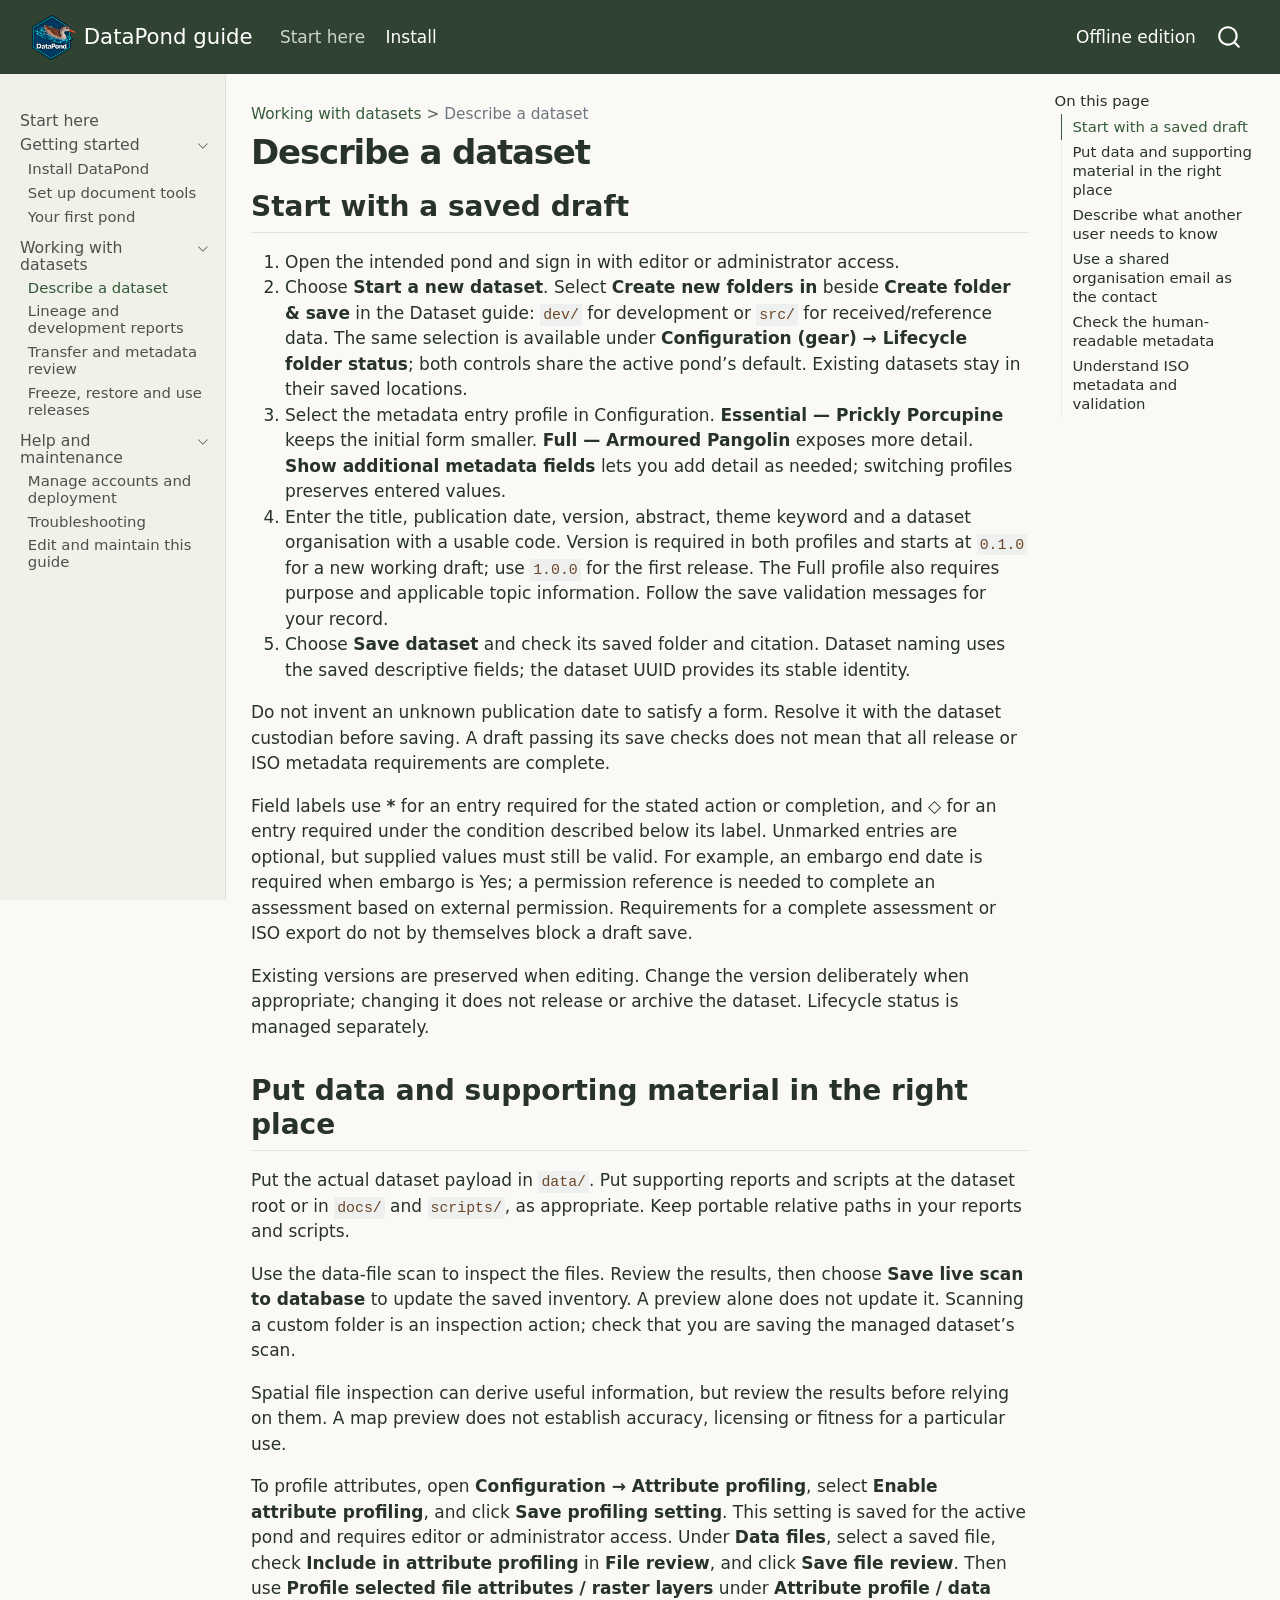
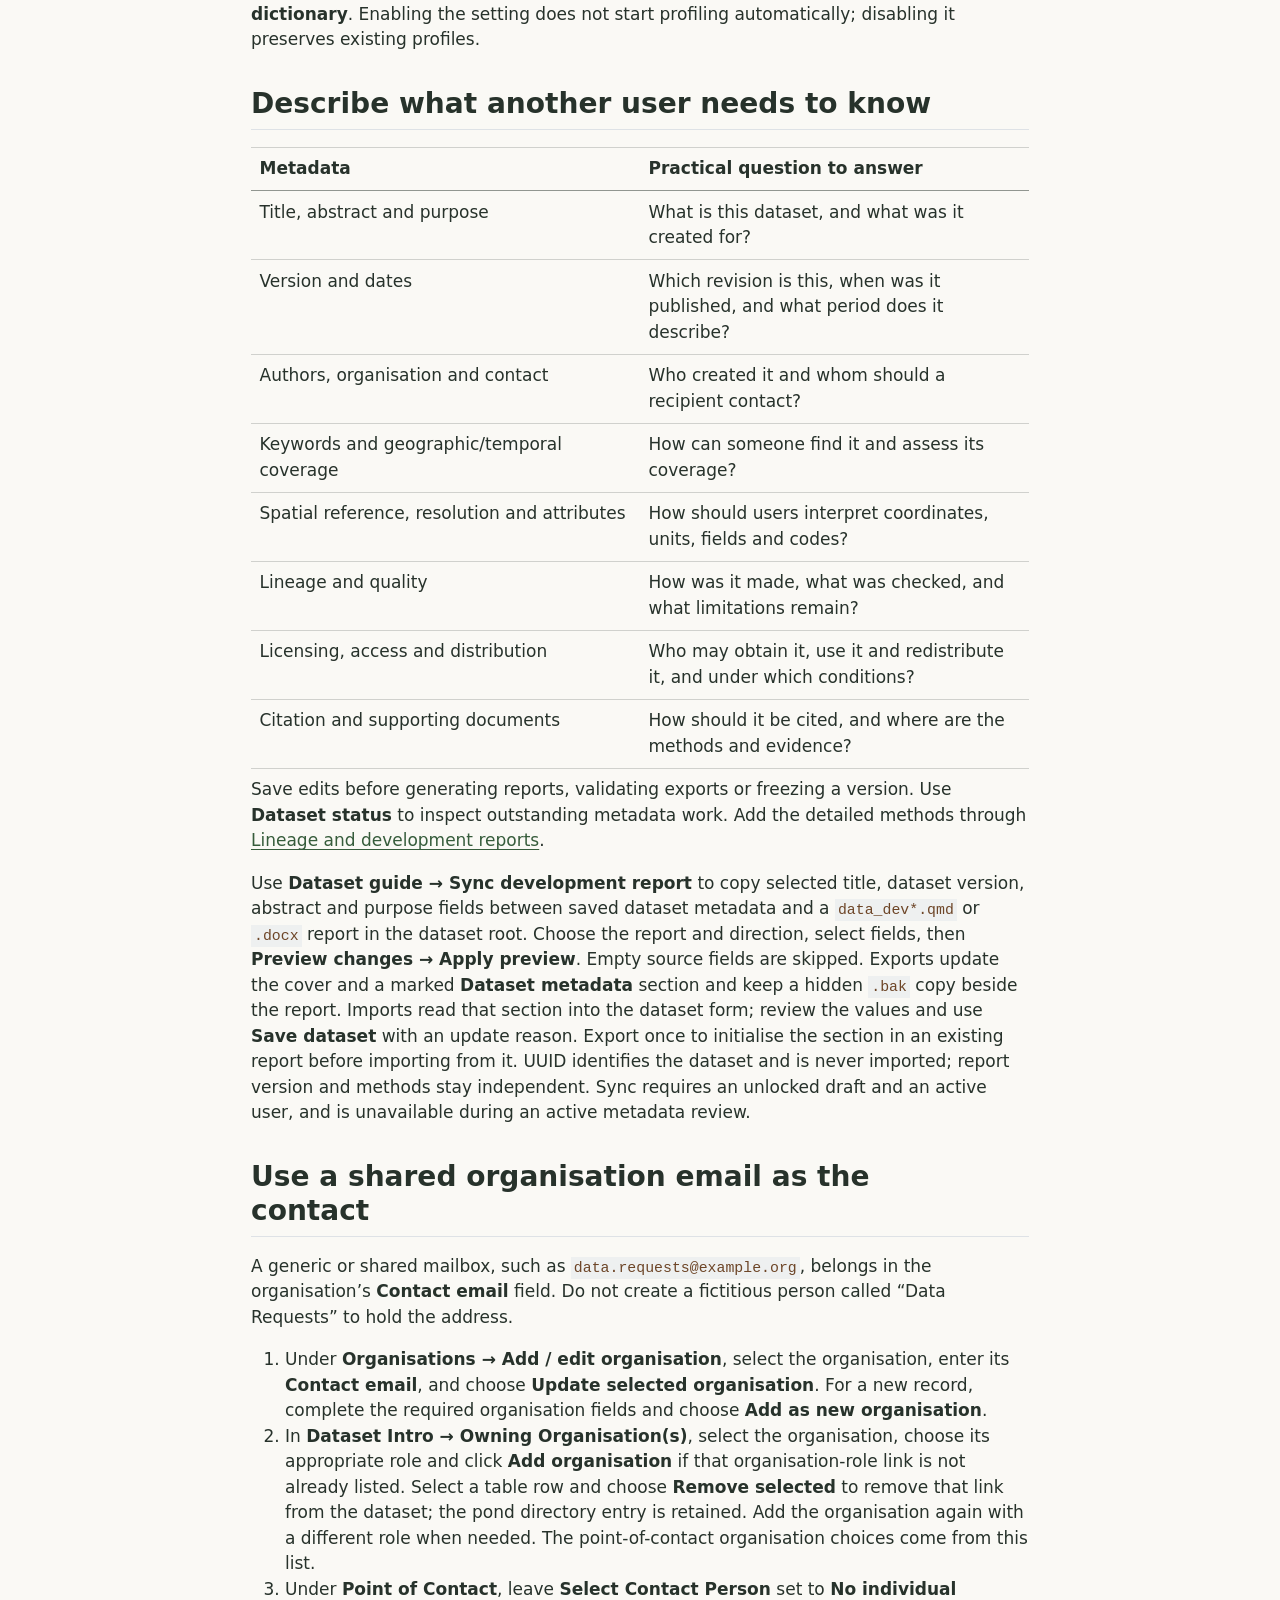
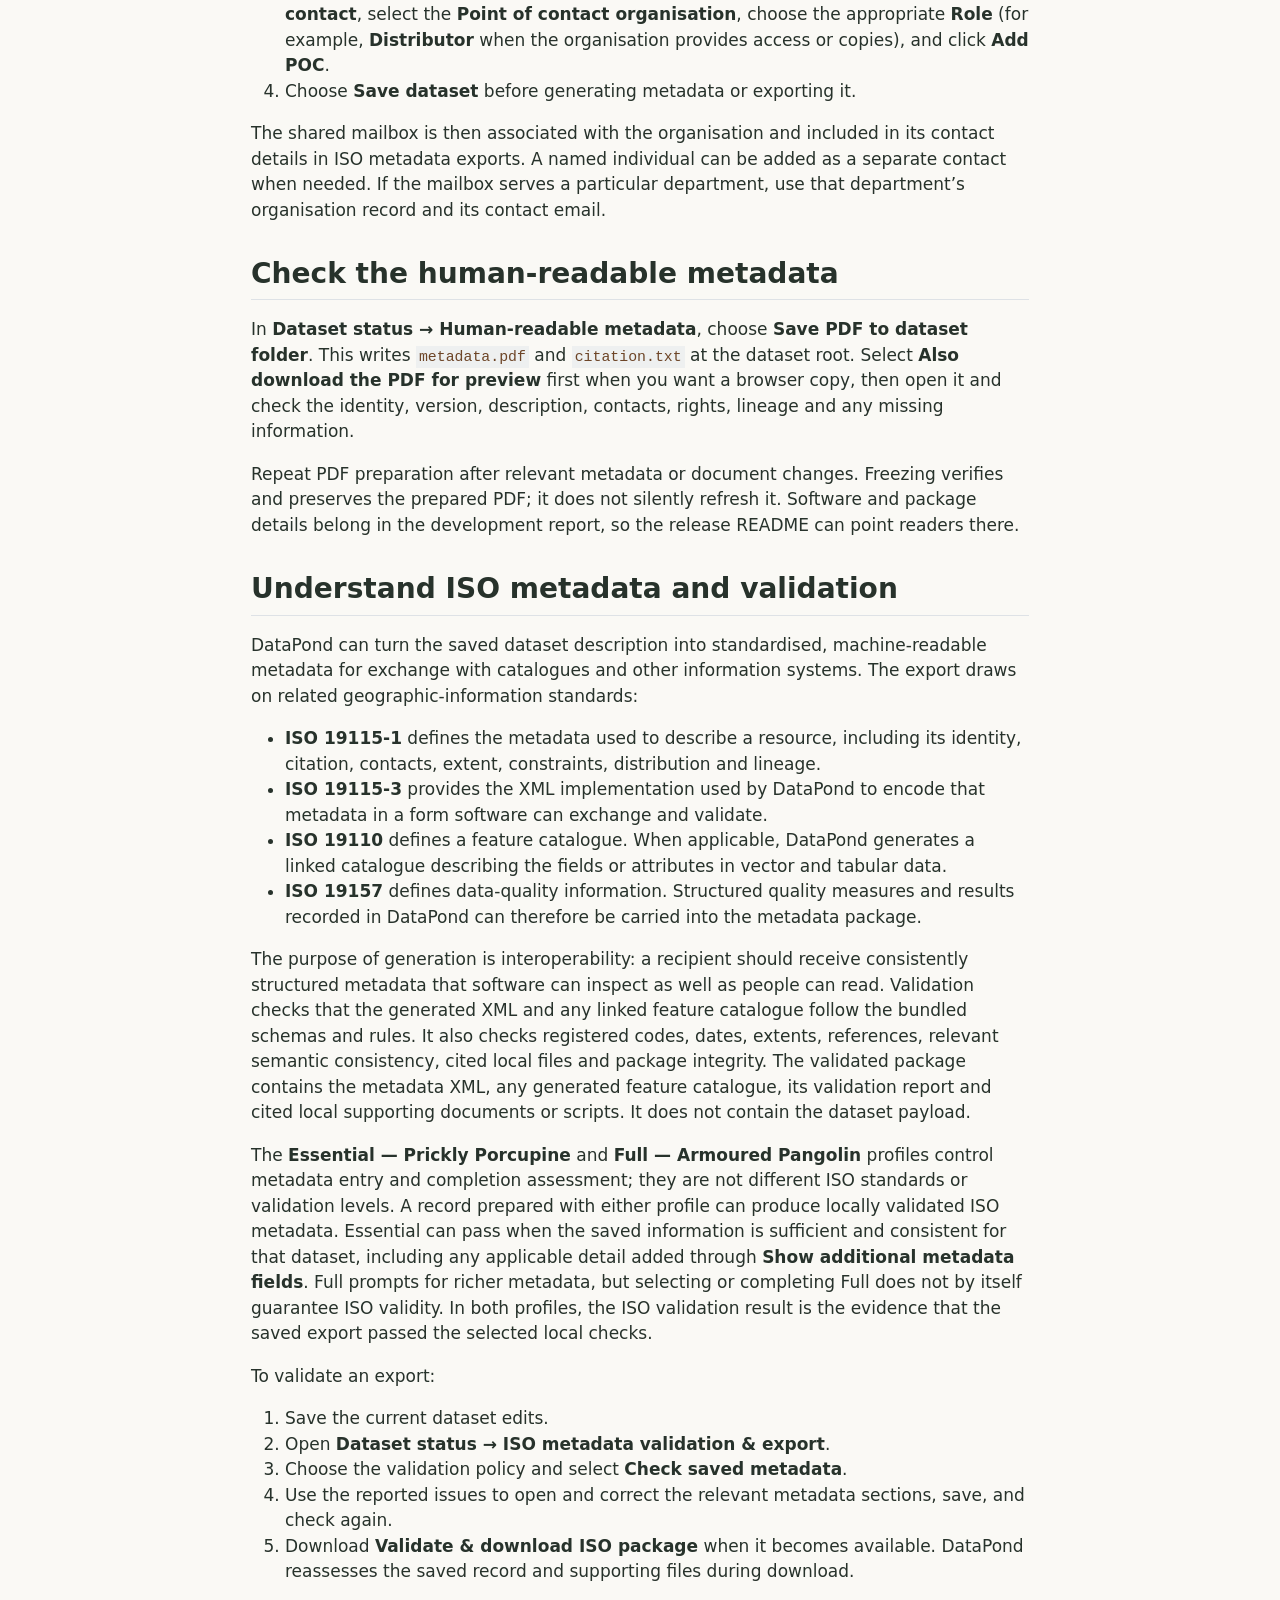
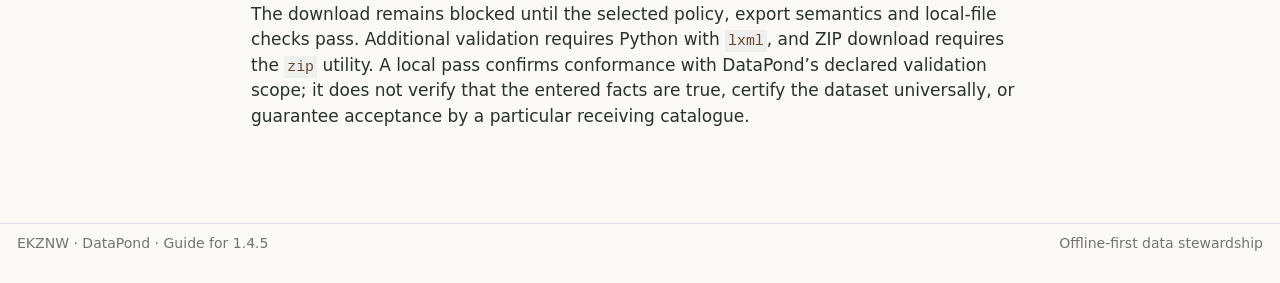
<file: inst/guide/dataset.html>
<!DOCTYPE html>
<html xmlns="http://www.w3.org/1999/xhtml" lang="en-GB" xml:lang="en-GB"><head>

<meta charset="utf-8">
<meta name="generator" content="quarto-1.9.37">

<meta name="viewport" content="width=device-width, initial-scale=1.0, user-scalable=yes">


<title>Describe a dataset – DataPond guide</title>
<style>
/* Default styles provided by pandoc.
** See https://pandoc.org/MANUAL.html#variables-for-html for config info.
*/
code{white-space: pre-wrap;}
span.smallcaps{font-variant: small-caps;}
div.columns{display: flex; gap: min(4vw, 1.5em);}
div.column{flex: auto; overflow-x: auto;}
div.hanging-indent{margin-left: 1.5em; text-indent: -1.5em;}
ul.task-list{list-style: none;}
ul.task-list li input[type="checkbox"] {
  width: 0.8em;
  margin: 0 0.8em 0.2em -1em; /* quarto-specific, see https://github.com/quarto-dev/quarto-cli/issues/4556 */ 
  vertical-align: middle;
}
</style>


<script src="site_libs/quarto-nav/quarto-nav.js"></script>
<script src="site_libs/quarto-nav/headroom.min.js"></script>
<script src="site_libs/clipboard/clipboard.min.js"></script>
<script src="site_libs/quarto-search/autocomplete.umd.js"></script>
<script src="site_libs/quarto-search/fuse.min.js"></script>
<script src="site_libs/quarto-search/quarto-search.js"></script>
<meta name="quarto:offset" content="./">
<script src="site_libs/quarto-html/quarto.js" type="module"></script>
<script src="site_libs/quarto-html/tabsets/tabsets.js" type="module"></script>
<script src="site_libs/quarto-html/popper.min.js"></script>
<script src="site_libs/quarto-html/tippy.umd.min.js"></script>
<script src="site_libs/quarto-html/anchor.min.js"></script>
<link href="site_libs/quarto-html/tippy.css" rel="stylesheet">
<link href="site_libs/quarto-html/syntax-7f8f88aac4f3542376d5c11b86a4c14d.css" rel="stylesheet" id="quarto-text-highlighting-styles">
<script src="site_libs/bootstrap/bootstrap.min.js"></script>
<link href="site_libs/bootstrap/bootstrap-icons.css" rel="stylesheet">
<link href="site_libs/bootstrap/bootstrap-29452ab6f4fcb164c43f1a3ab0a1f1e9.min.css" rel="stylesheet" append-hash="true" id="quarto-bootstrap" data-mode="light">
<script id="quarto-search-options" type="application/json">{
  "location": "navbar",
  "copy-button": false,
  "collapse-after": 3,
  "panel-placement": "end",
  "type": "overlay",
  "limit": 50,
  "keyboard-shortcut": [
    "f",
    "/",
    "s"
  ],
  "language": {
    "search-no-results-text": "No results",
    "search-matching-documents-text": "matching documents",
    "search-copy-link-title": "Copy link to search",
    "search-hide-matches-text": "Hide additional matches",
    "search-more-match-text": "more match in this document",
    "search-more-matches-text": "more matches in this document",
    "search-clear-button-title": "Clear",
    "search-text-placeholder": "",
    "search-detached-cancel-button-title": "Cancel",
    "search-submit-button-title": "Submit",
    "search-label": "Search"
  }
}</script>


<link rel="stylesheet" href="assets/guide.css">
</head>

<body class="nav-sidebar docked nav-fixed quarto-light">

<div id="quarto-search-results"></div>
  <header id="quarto-header" class="headroom fixed-top">
    <nav class="navbar navbar-expand-lg " data-bs-theme="dark">
      <div class="navbar-container container-fluid">
      <div class="navbar-brand-container mx-auto">
    <a href="./index.html" class="navbar-brand navbar-brand-logo">
    <img src="./assets/datapond-logo.png" alt="" class="navbar-logo light-content">
    <img src="./assets/datapond-logo.png" alt="" class="navbar-logo dark-content">
    </a>
    <a class="navbar-brand" href="./index.html">
    <span class="navbar-title">DataPond guide</span>
    </a>
  </div>
            <div id="quarto-search" class="" title="Search"></div>
          <button class="navbar-toggler" type="button" data-bs-toggle="collapse" data-bs-target="#navbarCollapse" aria-controls="navbarCollapse" role="menu" aria-expanded="false" aria-label="Toggle navigation" onclick="if (window.quartoToggleHeadroom) { window.quartoToggleHeadroom(); }">
  <span class="navbar-toggler-icon"></span>
</button>
          <div class="collapse navbar-collapse" id="navbarCollapse">
            <ul class="navbar-nav navbar-nav-scroll me-auto">
  <li class="nav-item">
    <a class="nav-link active" href="./index.html" aria-current="page"> 
<span class="menu-text">Start here</span></a>
  </li>  
  <li class="nav-item">
    <a class="nav-link" href="./install.html"> 
<span class="menu-text">Install</span></a>
  </li>  
</ul>
            <ul class="navbar-nav navbar-nav-scroll ms-auto">
  <li class="nav-item">
    <a class="nav-link" href="./offline.html"> 
<span class="menu-text">Offline edition</span></a>
  </li>  
</ul>
          </div> <!-- /navcollapse -->
            <div class="quarto-navbar-tools">
</div>
      </div> <!-- /container-fluid -->
    </nav>
  <nav class="quarto-secondary-nav">
    <div class="container-fluid d-flex">
      <button type="button" class="quarto-btn-toggle btn" data-bs-toggle="collapse" role="button" data-bs-target=".quarto-sidebar-collapse-item" aria-controls="quarto-sidebar" aria-expanded="false" aria-label="Toggle sidebar navigation" onclick="if (window.quartoToggleHeadroom) { window.quartoToggleHeadroom(); }">
        <i class="bi bi-layout-text-sidebar-reverse"></i>
      </button>
        <nav class="quarto-page-breadcrumbs" aria-label="breadcrumb"><ol class="breadcrumb"><li class="breadcrumb-item"><a href="./dataset.html">Working with datasets</a></li><li class="breadcrumb-item"><a href="./dataset.html">Describe a dataset</a></li></ol></nav>
        <a class="flex-grow-1" role="navigation" data-bs-toggle="collapse" data-bs-target=".quarto-sidebar-collapse-item" aria-controls="quarto-sidebar" aria-expanded="false" aria-label="Toggle sidebar navigation" onclick="if (window.quartoToggleHeadroom) { window.quartoToggleHeadroom(); }">      
        </a>
    </div>
  </nav>
</header>
<!-- content -->
<div id="quarto-content" class="quarto-container page-columns page-rows-contents page-layout-article page-navbar">
<!-- sidebar -->
  <nav id="quarto-sidebar" class="sidebar collapse collapse-horizontal quarto-sidebar-collapse-item sidebar-navigation docked overflow-auto">
    <div class="sidebar-menu-container"> 
    <ul class="list-unstyled mt-1">
        <li class="sidebar-item">
  <div class="sidebar-item-container"> 
  <a href="./index.html" class="sidebar-item-text sidebar-link">
 <span class="menu-text">Start here</span></a>
  </div>
</li>
        <li class="sidebar-item sidebar-item-section">
      <div class="sidebar-item-container"> 
            <a class="sidebar-item-text sidebar-link text-start" data-bs-toggle="collapse" data-bs-target="#quarto-sidebar-section-1" role="navigation" aria-expanded="true">
 <span class="menu-text">Getting started</span></a>
          <a class="sidebar-item-toggle text-start" data-bs-toggle="collapse" data-bs-target="#quarto-sidebar-section-1" role="navigation" aria-expanded="true" aria-label="Toggle section">
            <i class="bi bi-chevron-right ms-2"></i>
          </a> 
      </div>
      <ul id="quarto-sidebar-section-1" class="collapse list-unstyled sidebar-section depth1 show">  
          <li class="sidebar-item">
  <div class="sidebar-item-container"> 
  <a href="./install.html" class="sidebar-item-text sidebar-link">
 <span class="menu-text">Install DataPond</span></a>
  </div>
</li>
          <li class="sidebar-item">
  <div class="sidebar-item-container"> 
  <a href="./document-tools.html" class="sidebar-item-text sidebar-link">
 <span class="menu-text">Set up document tools</span></a>
  </div>
</li>
          <li class="sidebar-item">
  <div class="sidebar-item-container"> 
  <a href="./first-pond.html" class="sidebar-item-text sidebar-link">
 <span class="menu-text">Your first pond</span></a>
  </div>
</li>
      </ul>
  </li>
        <li class="sidebar-item sidebar-item-section">
      <div class="sidebar-item-container"> 
            <a class="sidebar-item-text sidebar-link text-start" data-bs-toggle="collapse" data-bs-target="#quarto-sidebar-section-2" role="navigation" aria-expanded="true">
 <span class="menu-text">Working with datasets</span></a>
          <a class="sidebar-item-toggle text-start" data-bs-toggle="collapse" data-bs-target="#quarto-sidebar-section-2" role="navigation" aria-expanded="true" aria-label="Toggle section">
            <i class="bi bi-chevron-right ms-2"></i>
          </a> 
      </div>
      <ul id="quarto-sidebar-section-2" class="collapse list-unstyled sidebar-section depth1 show">  
          <li class="sidebar-item">
  <div class="sidebar-item-container"> 
  <a href="./dataset.html" class="sidebar-item-text sidebar-link active">
 <span class="menu-text">Describe a dataset</span></a>
  </div>
</li>
          <li class="sidebar-item">
  <div class="sidebar-item-container"> 
  <a href="./lineage.html" class="sidebar-item-text sidebar-link">
 <span class="menu-text">Lineage and development reports</span></a>
  </div>
</li>
          <li class="sidebar-item">
  <div class="sidebar-item-container"> 
  <a href="./review.html" class="sidebar-item-text sidebar-link">
 <span class="menu-text">Transfer and metadata review</span></a>
  </div>
</li>
          <li class="sidebar-item">
  <div class="sidebar-item-container"> 
  <a href="./releases.html" class="sidebar-item-text sidebar-link">
 <span class="menu-text">Freeze, restore and use releases</span></a>
  </div>
</li>
      </ul>
  </li>
        <li class="sidebar-item sidebar-item-section">
      <div class="sidebar-item-container"> 
            <a class="sidebar-item-text sidebar-link text-start" data-bs-toggle="collapse" data-bs-target="#quarto-sidebar-section-3" role="navigation" aria-expanded="true">
 <span class="menu-text">Help and maintenance</span></a>
          <a class="sidebar-item-toggle text-start" data-bs-toggle="collapse" data-bs-target="#quarto-sidebar-section-3" role="navigation" aria-expanded="true" aria-label="Toggle section">
            <i class="bi bi-chevron-right ms-2"></i>
          </a> 
      </div>
      <ul id="quarto-sidebar-section-3" class="collapse list-unstyled sidebar-section depth1 show">  
          <li class="sidebar-item">
  <div class="sidebar-item-container"> 
  <a href="./access-management.html" class="sidebar-item-text sidebar-link">
 <span class="menu-text">Manage accounts and deployment</span></a>
  </div>
</li>
          <li class="sidebar-item">
  <div class="sidebar-item-container"> 
  <a href="./troubleshooting.html" class="sidebar-item-text sidebar-link">
 <span class="menu-text">Troubleshooting</span></a>
  </div>
</li>
          <li class="sidebar-item">
  <div class="sidebar-item-container"> 
  <a href="./maintaining.html" class="sidebar-item-text sidebar-link">
 <span class="menu-text">Edit and maintain this guide</span></a>
  </div>
</li>
      </ul>
  </li>
    </ul>
    </div>
</nav>
<div id="quarto-sidebar-glass" class="quarto-sidebar-collapse-item" data-bs-toggle="collapse" data-bs-target=".quarto-sidebar-collapse-item"></div>
<!-- margin-sidebar -->
    <div id="quarto-margin-sidebar" class="sidebar margin-sidebar">
        <nav id="TOC" role="doc-toc" class="toc-active">
    <h2 id="toc-title">On this page</h2>
   
  <ul class="collapse">
  <li><a href="#start-with-a-saved-draft" id="toc-start-with-a-saved-draft" class="nav-link active" data-scroll-target="#start-with-a-saved-draft">Start with a saved draft</a></li>
  <li><a href="#put-data-and-supporting-material-in-the-right-place" id="toc-put-data-and-supporting-material-in-the-right-place" class="nav-link" data-scroll-target="#put-data-and-supporting-material-in-the-right-place">Put data and supporting material in the right place</a></li>
  <li><a href="#describe-what-another-user-needs-to-know" id="toc-describe-what-another-user-needs-to-know" class="nav-link" data-scroll-target="#describe-what-another-user-needs-to-know">Describe what another user needs to know</a></li>
  <li><a href="#use-a-shared-organisation-email-as-the-contact" id="toc-use-a-shared-organisation-email-as-the-contact" class="nav-link" data-scroll-target="#use-a-shared-organisation-email-as-the-contact">Use a shared organisation email as the contact</a></li>
  <li><a href="#check-the-human-readable-metadata" id="toc-check-the-human-readable-metadata" class="nav-link" data-scroll-target="#check-the-human-readable-metadata">Check the human-readable metadata</a></li>
  <li><a href="#understand-iso-metadata-and-validation" id="toc-understand-iso-metadata-and-validation" class="nav-link" data-scroll-target="#understand-iso-metadata-and-validation">Understand ISO metadata and validation</a></li>
  </ul>
</nav>
    </div>
<!-- main -->
<main class="content" id="quarto-document-content">

<header id="title-block-header" class="quarto-title-block default"><nav class="quarto-page-breadcrumbs quarto-title-breadcrumbs d-none d-lg-block" aria-label="breadcrumb"><ol class="breadcrumb"><li class="breadcrumb-item"><a href="./dataset.html">Working with datasets</a></li><li class="breadcrumb-item"><a href="./dataset.html">Describe a dataset</a></li></ol></nav>
<div class="quarto-title">
<h1 class="title">Describe a dataset</h1>
</div>



<div class="quarto-title-meta">

    
  
    
  </div>
  


</header>


<section id="start-with-a-saved-draft" class="level2">
<h2 class="anchored" data-anchor-id="start-with-a-saved-draft">Start with a saved draft</h2>
<ol type="1">
<li>Open the intended pond and sign in with editor or administrator access.</li>
<li>Choose <strong>Start a new dataset</strong>. Select <strong>Create new folders in</strong> beside <strong>Create folder &amp; save</strong> in the Dataset guide: <code>dev/</code> for development or <code>src/</code> for received/reference data. The same selection is available under <strong>Configuration (gear) → Lifecycle folder status</strong>; both controls share the active pond’s default. Existing datasets stay in their saved locations.</li>
<li>Select the metadata entry profile in Configuration. <strong>Essential — Prickly Porcupine</strong> keeps the initial form smaller. <strong>Full — Armoured Pangolin</strong> exposes more detail. <strong>Show additional metadata fields</strong> lets you add detail as needed; switching profiles preserves entered values.</li>
<li>Enter the title, publication date, version, abstract, theme keyword and a dataset organisation with a usable code. Version is required in both profiles and starts at <code>0.1.0</code> for a new working draft; use <code>1.0.0</code> for the first release. The Full profile also requires purpose and applicable topic information. Follow the save validation messages for your record.</li>
<li>Choose <strong>Save dataset</strong> and check its saved folder and citation. Dataset naming uses the saved descriptive fields; the dataset UUID provides its stable identity.</li>
</ol>
<p>Do not invent an unknown publication date to satisfy a form. Resolve it with the dataset custodian before saving. A draft passing its save checks does not mean that all release or ISO metadata requirements are complete.</p>
<p>Field labels use <strong>*</strong> for an entry required for the stated action or completion, and <strong>◇</strong> for an entry required under the condition described below its label. Unmarked entries are optional, but supplied values must still be valid. For example, an embargo end date is required when embargo is Yes; a permission reference is needed to complete an assessment based on external permission. Requirements for a complete assessment or ISO export do not by themselves block a draft save.</p>
<p>Existing versions are preserved when editing. Change the version deliberately when appropriate; changing it does not release or archive the dataset. Lifecycle status is managed separately.</p>
</section>
<section id="put-data-and-supporting-material-in-the-right-place" class="level2">
<h2 class="anchored" data-anchor-id="put-data-and-supporting-material-in-the-right-place">Put data and supporting material in the right place</h2>
<p>Put the actual dataset payload in <code>data/</code>. Put supporting reports and scripts at the dataset root or in <code>docs/</code> and <code>scripts/</code>, as appropriate. Keep portable relative paths in your reports and scripts.</p>
<p>Use the data-file scan to inspect the files. Review the results, then choose <strong>Save live scan to database</strong> to update the saved inventory. A preview alone does not update it. Scanning a custom folder is an inspection action; check that you are saving the managed dataset’s scan.</p>
<p>Spatial file inspection can derive useful information, but review the results before relying on them. A map preview does not establish accuracy, licensing or fitness for a particular use.</p>
<p>To profile attributes, open <strong>Configuration → Attribute profiling</strong>, select <strong>Enable attribute profiling</strong>, and click <strong>Save profiling setting</strong>. This setting is saved for the active pond and requires editor or administrator access. Under <strong>Data files</strong>, select a saved file, check <strong>Include in attribute profiling</strong> in <strong>File review</strong>, and click <strong>Save file review</strong>. Then use <strong>Profile selected file attributes / raster layers</strong> under <strong>Attribute profile / data dictionary</strong>. Enabling the setting does not start profiling automatically; disabling it preserves existing profiles.</p>
</section>
<section id="describe-what-another-user-needs-to-know" class="level2">
<h2 class="anchored" data-anchor-id="describe-what-another-user-needs-to-know">Describe what another user needs to know</h2>
<table class="caption-top table">
<colgroup>
<col style="width: 50%">
<col style="width: 50%">
</colgroup>
<thead>
<tr class="header">
<th>Metadata</th>
<th>Practical question to answer</th>
</tr>
</thead>
<tbody>
<tr class="odd">
<td>Title, abstract and purpose</td>
<td>What is this dataset, and what was it created for?</td>
</tr>
<tr class="even">
<td>Version and dates</td>
<td>Which revision is this, when was it published, and what period does it describe?</td>
</tr>
<tr class="odd">
<td>Authors, organisation and contact</td>
<td>Who created it and whom should a recipient contact?</td>
</tr>
<tr class="even">
<td>Keywords and geographic/temporal coverage</td>
<td>How can someone find it and assess its coverage?</td>
</tr>
<tr class="odd">
<td>Spatial reference, resolution and attributes</td>
<td>How should users interpret coordinates, units, fields and codes?</td>
</tr>
<tr class="even">
<td>Lineage and quality</td>
<td>How was it made, what was checked, and what limitations remain?</td>
</tr>
<tr class="odd">
<td>Licensing, access and distribution</td>
<td>Who may obtain it, use it and redistribute it, and under which conditions?</td>
</tr>
<tr class="even">
<td>Citation and supporting documents</td>
<td>How should it be cited, and where are the methods and evidence?</td>
</tr>
</tbody>
</table>
<p>Save edits before generating reports, validating exports or freezing a version. Use <strong>Dataset status</strong> to inspect outstanding metadata work. Add the detailed methods through <a href="./lineage.html">Lineage and development reports</a>.</p>
<p>Use <strong>Dataset guide → Sync development report</strong> to copy selected title, dataset version, abstract and purpose fields between saved dataset metadata and a <code>data_dev*.qmd</code> or <code>.docx</code> report in the dataset root. Choose the report and direction, select fields, then <strong>Preview changes → Apply preview</strong>. Empty source fields are skipped. Exports update the cover and a marked <strong>Dataset metadata</strong> section and keep a hidden <code>.bak</code> copy beside the report. Imports read that section into the dataset form; review the values and use <strong>Save dataset</strong> with an update reason. Export once to initialise the section in an existing report before importing from it. UUID identifies the dataset and is never imported; report version and methods stay independent. Sync requires an unlocked draft and an active user, and is unavailable during an active metadata review.</p>
</section>
<section id="use-a-shared-organisation-email-as-the-contact" class="level2">
<h2 class="anchored" data-anchor-id="use-a-shared-organisation-email-as-the-contact">Use a shared organisation email as the contact</h2>
<p>A generic or shared mailbox, such as <code>data.requests@example.org</code>, belongs in the organisation’s <strong>Contact email</strong> field. Do not create a fictitious person called “Data Requests” to hold the address.</p>
<ol type="1">
<li>Under <strong>Organisations → Add / edit organisation</strong>, select the organisation, enter its <strong>Contact email</strong>, and choose <strong>Update selected organisation</strong>. For a new record, complete the required organisation fields and choose <strong>Add as new organisation</strong>.</li>
<li>In <strong>Dataset Intro → Owning Organisation(s)</strong>, select the organisation, choose its appropriate role and click <strong>Add organisation</strong> if that organisation-role link is not already listed. Select a table row and choose <strong>Remove selected</strong> to remove that link from the dataset; the pond directory entry is retained. Add the organisation again with a different role when needed. The point-of-contact organisation choices come from this list.</li>
<li>Under <strong>Point of Contact</strong>, leave <strong>Select Contact Person</strong> set to <strong>No individual contact</strong>, select the <strong>Point of contact organisation</strong>, choose the appropriate <strong>Role</strong> (for example, <strong>Distributor</strong> when the organisation provides access or copies), and click <strong>Add POC</strong>.</li>
<li>Choose <strong>Save dataset</strong> before generating metadata or exporting it.</li>
</ol>
<p>The shared mailbox is then associated with the organisation and included in its contact details in ISO metadata exports. A named individual can be added as a separate contact when needed. If the mailbox serves a particular department, use that department’s organisation record and its contact email.</p>
</section>
<section id="check-the-human-readable-metadata" class="level2">
<h2 class="anchored" data-anchor-id="check-the-human-readable-metadata">Check the human-readable metadata</h2>
<p>In <strong>Dataset status → Human-readable metadata</strong>, choose <strong>Save PDF to dataset folder</strong>. This writes <code>metadata.pdf</code> and <code>citation.txt</code> at the dataset root. Select <strong>Also download the PDF for preview</strong> first when you want a browser copy, then open it and check the identity, version, description, contacts, rights, lineage and any missing information.</p>
<p>Repeat PDF preparation after relevant metadata or document changes. Freezing verifies and preserves the prepared PDF; it does not silently refresh it. Software and package details belong in the development report, so the release README can point readers there.</p>
</section>
<section id="understand-iso-metadata-and-validation" class="level2">
<h2 class="anchored" data-anchor-id="understand-iso-metadata-and-validation">Understand ISO metadata and validation</h2>
<p>DataPond can turn the saved dataset description into standardised, machine-readable metadata for exchange with catalogues and other information systems. The export draws on related geographic-information standards:</p>
<ul>
<li><strong>ISO 19115-1</strong> defines the metadata used to describe a resource, including its identity, citation, contacts, extent, constraints, distribution and lineage.</li>
<li><strong>ISO 19115-3</strong> provides the XML implementation used by DataPond to encode that metadata in a form software can exchange and validate.</li>
<li><strong>ISO 19110</strong> defines a feature catalogue. When applicable, DataPond generates a linked catalogue describing the fields or attributes in vector and tabular data.</li>
<li><strong>ISO 19157</strong> defines data-quality information. Structured quality measures and results recorded in DataPond can therefore be carried into the metadata package.</li>
</ul>
<p>The purpose of generation is interoperability: a recipient should receive consistently structured metadata that software can inspect as well as people can read. Validation checks that the generated XML and any linked feature catalogue follow the bundled schemas and rules. It also checks registered codes, dates, extents, references, relevant semantic consistency, cited local files and package integrity. The validated package contains the metadata XML, any generated feature catalogue, its validation report and cited local supporting documents or scripts. It does not contain the dataset payload.</p>
<p>The <strong>Essential — Prickly Porcupine</strong> and <strong>Full — Armoured Pangolin</strong> profiles control metadata entry and completion assessment; they are not different ISO standards or validation levels. A record prepared with either profile can produce locally validated ISO metadata. Essential can pass when the saved information is sufficient and consistent for that dataset, including any applicable detail added through <strong>Show additional metadata fields</strong>. Full prompts for richer metadata, but selecting or completing Full does not by itself guarantee ISO validity. In both profiles, the ISO validation result is the evidence that the saved export passed the selected local checks.</p>
<p>To validate an export:</p>
<ol type="1">
<li>Save the current dataset edits.</li>
<li>Open <strong>Dataset status → ISO metadata validation &amp; export</strong>.</li>
<li>Choose the validation policy and select <strong>Check saved metadata</strong>.</li>
<li>Use the reported issues to open and correct the relevant metadata sections, save, and check again.</li>
<li>Download <strong>Validate &amp; download ISO package</strong> when it becomes available. DataPond reassesses the saved record and supporting files during download.</li>
</ol>
<p>The download remains blocked until the selected policy, export semantics and local-file checks pass. Additional validation requires Python with <code>lxml</code>, and ZIP download requires the <code>zip</code> utility. A local pass confirms conformance with DataPond’s declared validation scope; it does not verify that the entered facts are true, certify the dataset universally, or guarantee acceptance by a particular receiving catalogue.</p>


</section>

</main> <!-- /main -->
<script>
document.addEventListener('DOMContentLoaded', () => {
  'use strict';
  // The guide stores only tick-box state. It never reads a pond or runs R.
  document.querySelectorAll('.guide-checklist').forEach(group => {
    const boxes = [...group.querySelectorAll('input[data-check]')];
    const status = document.createElement('small');
    status.setAttribute('role', 'status');
    group.append(status);
    let persistent = true;
    const key = box => 'datapond-guide-v1:' + box.dataset.check;
    const update = () => {
      status.textContent = `${boxes.filter(b => b.checked).length} of ${boxes.length} complete. ` +
        (persistent ? 'Ticks are saved in this browser where available; they do not change DataPond.' : 'Browser storage unavailable; ticks last for this page visit only.');
    };
    boxes.forEach(box => {
      try { box.checked = localStorage.getItem(key(box)) === 'true'; } catch (_) { persistent = false; }
      box.addEventListener('change', () => {
        try { localStorage.setItem(key(box), String(box.checked)); } catch (_) { persistent = false; }
        update();
      });
    });
    const reset = document.createElement('button');
    reset.type = 'button'; reset.textContent = 'Reset this checklist';
    reset.addEventListener('click', () => {
      boxes.forEach(box => {
        box.checked = false;
        try { localStorage.removeItem(key(box)); } catch (_) { persistent = false; }
      });
      update();
    });
    group.append(reset); update();
  });
  const search = document.getElementById('guide-search');
  if (!search) return;
  // Single-file edition: turn chapter links into local anchors, even when copied.
  const chapters = ['index', 'install', 'document-tools', 'first-pond', 'dataset', 'lineage', 'review', 'releases', 'access-management', 'troubleshooting', 'maintaining'];
  document.querySelectorAll('main a[href]').forEach(link => {
    const match = link.getAttribute('href').match(/^(?:\.\/)?([\w-]+)\.(?:qmd|html)(?:#(.*))?$/);
    if (match && chapters.includes(match[1])) link.setAttribute('href', '#' + (match[2] || match[1]));
  });
  const results = document.getElementById('guide-search-results');
  const status = document.getElementById('guide-search-status');
  const sections = [...document.querySelectorAll('main section[id]')].map(section => ({
    id: section.id,
    title: section.querySelector('h1,h2,h3')?.textContent.trim() || section.id,
    // Search direct section content, not all nested chapters a second time.
    text: [...section.children].filter(el => el.tagName !== 'SECTION').map(el => el.textContent).join(' ').toLowerCase()
  }));
  search.addEventListener('input', () => {
    const words = search.value.toLowerCase().trim().split(/\s+/).filter(Boolean);
    results.replaceChildren();
    if (!words.length) { status.textContent = 'Search all chapters without an internet connection.'; return; }
    const matches = sections.filter(section => words.every(word => section.text.includes(word)));
    matches.slice(0, 20).forEach(section => {
      const item = document.createElement('li'); const link = document.createElement('a');
      link.href = '#' + section.id; link.textContent = section.title;
      item.append(link); results.append(item);
    });
    status.textContent = matches.length ? `${matches.length} matching sections${matches.length > 20 ? ' (first 20 shown)' : ''}.` : 'No matching sections. Try a shorter phrase.';
  });
});
</script>
<script id="quarto-html-after-body" type="application/javascript">
  window.document.addEventListener("DOMContentLoaded", function (event) {
    const icon = "";
    const anchorJS = new window.AnchorJS();
    anchorJS.options = {
      placement: 'right',
      icon: icon
    };
    anchorJS.add('.anchored');
    const isCodeAnnotation = (el) => {
      for (const clz of el.classList) {
        if (clz.startsWith('code-annotation-')) {                     
          return true;
        }
      }
      return false;
    }
    const onCopySuccess = function(e) {
      // button target
      const button = e.trigger;
      // don't keep focus
      button.blur();
      // flash "checked"
      button.classList.add('code-copy-button-checked');
      var currentTitle = button.getAttribute("title");
      button.setAttribute("title", "Copied!");
      let tooltip;
      if (window.bootstrap) {
        button.setAttribute("data-bs-toggle", "tooltip");
        button.setAttribute("data-bs-placement", "left");
        button.setAttribute("data-bs-title", "Copied!");
        tooltip = new bootstrap.Tooltip(button, 
          { trigger: "manual", 
            customClass: "code-copy-button-tooltip",
            offset: [0, -8]});
        tooltip.show();    
      }
      setTimeout(function() {
        if (tooltip) {
          tooltip.hide();
          button.removeAttribute("data-bs-title");
          button.removeAttribute("data-bs-toggle");
          button.removeAttribute("data-bs-placement");
        }
        button.setAttribute("title", currentTitle);
        button.classList.remove('code-copy-button-checked');
      }, 1000);
      // clear code selection
      e.clearSelection();
    }
    const getTextToCopy = function(trigger) {
      const outerScaffold = trigger.parentElement.cloneNode(true);
      const codeEl = outerScaffold.querySelector('code');
      for (const childEl of codeEl.children) {
        if (isCodeAnnotation(childEl)) {
          childEl.remove();
        }
      }
      return codeEl.innerText;
    }
    const clipboard = new window.ClipboardJS('.code-copy-button:not([data-in-quarto-modal])', {
      text: getTextToCopy
    });
    clipboard.on('success', onCopySuccess);
    if (window.document.getElementById('quarto-embedded-source-code-modal')) {
      const clipboardModal = new window.ClipboardJS('.code-copy-button[data-in-quarto-modal]', {
        text: getTextToCopy,
        container: window.document.getElementById('quarto-embedded-source-code-modal')
      });
      clipboardModal.on('success', onCopySuccess);
    }
      var localhostRegex = new RegExp(/^(?:http|https):\/\/localhost\:?[0-9]*\//);
      var mailtoRegex = new RegExp(/^mailto:/);
        var filterRegex = new RegExp('/' + window.location.host + '/');
      var isInternal = (href) => {
          return filterRegex.test(href) || localhostRegex.test(href) || mailtoRegex.test(href);
      }
      // Inspect non-navigation links and adorn them if external
     var links = window.document.querySelectorAll('a[href]:not(.nav-link):not(.navbar-brand):not(.toc-action):not(.sidebar-link):not(.sidebar-item-toggle):not(.pagination-link):not(.no-external):not([aria-hidden]):not(.dropdown-item):not(.quarto-navigation-tool):not(.about-link)');
      for (var i=0; i<links.length; i++) {
        const link = links[i];
        if (!isInternal(link.href)) {
          // undo the damage that might have been done by quarto-nav.js in the case of
          // links that we want to consider external
          if (link.dataset.originalHref !== undefined) {
            link.href = link.dataset.originalHref;
          }
        }
      }
    function tippyHover(el, contentFn, onTriggerFn, onUntriggerFn) {
      const config = {
        allowHTML: true,
        maxWidth: 500,
        delay: 100,
        arrow: false,
        appendTo: function(el) {
            return el.parentElement;
        },
        interactive: true,
        interactiveBorder: 10,
        theme: 'quarto',
        placement: 'bottom-start',
      };
      if (contentFn) {
        config.content = contentFn;
      }
      if (onTriggerFn) {
        config.onTrigger = onTriggerFn;
      }
      if (onUntriggerFn) {
        config.onUntrigger = onUntriggerFn;
      }
      window.tippy(el, config); 
    }
    const noterefs = window.document.querySelectorAll('a[role="doc-noteref"]');
    for (var i=0; i<noterefs.length; i++) {
      const ref = noterefs[i];
      tippyHover(ref, function() {
        // use id or data attribute instead here
        let href = ref.getAttribute('data-footnote-href') || ref.getAttribute('href');
        try { href = new URL(href).hash; } catch {}
        const id = href.replace(/^#\/?/, "");
        const note = window.document.getElementById(id);
        if (note) {
          return note.innerHTML;
        } else {
          return "";
        }
      });
    }
    const xrefs = window.document.querySelectorAll('a.quarto-xref');
    const processXRef = (id, note) => {
      // Strip column container classes
      const stripColumnClz = (el) => {
        el.classList.remove("page-full", "page-columns");
        if (el.children) {
          for (const child of el.children) {
            stripColumnClz(child);
          }
        }
      }
      stripColumnClz(note)
      if (id === null || id.startsWith('sec-')) {
        // Special case sections, only their first couple elements
        const container = document.createElement("div");
        if (note.children && note.children.length > 2) {
          container.appendChild(note.children[0].cloneNode(true));
          for (let i = 1; i < note.children.length; i++) {
            const child = note.children[i];
            if (child.tagName === "P" && child.innerText === "") {
              continue;
            } else {
              container.appendChild(child.cloneNode(true));
              break;
            }
          }
          if (window.Quarto?.typesetMath) {
            window.Quarto.typesetMath(container);
          }
          return container.innerHTML
        } else {
          if (window.Quarto?.typesetMath) {
            window.Quarto.typesetMath(note);
          }
          return note.innerHTML;
        }
      } else {
        // Remove any anchor links if they are present
        const anchorLink = note.querySelector('a.anchorjs-link');
        if (anchorLink) {
          anchorLink.remove();
        }
        if (window.Quarto?.typesetMath) {
          window.Quarto.typesetMath(note);
        }
        if (note.classList.contains("callout")) {
          return note.outerHTML;
        } else {
          return note.innerHTML;
        }
      }
    }
    for (var i=0; i<xrefs.length; i++) {
      const xref = xrefs[i];
      tippyHover(xref, undefined, function(instance) {
        instance.disable();
        let url = xref.getAttribute('href');
        let hash = undefined; 
        if (url.startsWith('#')) {
          hash = url;
        } else {
          try { hash = new URL(url).hash; } catch {}
        }
        if (hash) {
          const id = hash.replace(/^#\/?/, "");
          const note = window.document.getElementById(id);
          if (note !== null) {
            try {
              const html = processXRef(id, note.cloneNode(true));
              instance.setContent(html);
            } finally {
              instance.enable();
              instance.show();
            }
          } else {
            // See if we can fetch this
            fetch(url.split('#')[0])
            .then(res => res.text())
            .then(html => {
              const parser = new DOMParser();
              const htmlDoc = parser.parseFromString(html, "text/html");
              const note = htmlDoc.getElementById(id);
              if (note !== null) {
                const html = processXRef(id, note);
                instance.setContent(html);
              } 
            }).finally(() => {
              instance.enable();
              instance.show();
            });
          }
        } else {
          // See if we can fetch a full url (with no hash to target)
          // This is a special case and we should probably do some content thinning / targeting
          fetch(url)
          .then(res => res.text())
          .then(html => {
            const parser = new DOMParser();
            const htmlDoc = parser.parseFromString(html, "text/html");
            const note = htmlDoc.querySelector('main.content');
            if (note !== null) {
              // This should only happen for chapter cross references
              // (since there is no id in the URL)
              // remove the first header
              if (note.children.length > 0 && note.children[0].tagName === "HEADER") {
                note.children[0].remove();
              }
              const html = processXRef(null, note);
              instance.setContent(html);
            } 
          }).finally(() => {
            instance.enable();
            instance.show();
          });
        }
      }, function(instance) {
      });
    }
        let selectedAnnoteEl;
        const selectorForAnnotation = ( cell, annotation) => {
          let cellAttr = 'data-code-cell="' + cell + '"';
          let lineAttr = 'data-code-annotation="' +  annotation + '"';
          const selector = 'span[' + cellAttr + '][' + lineAttr + ']';
          return selector;
        }
        const selectCodeLines = (annoteEl) => {
          const doc = window.document;
          const targetCell = annoteEl.getAttribute("data-target-cell");
          const targetAnnotation = annoteEl.getAttribute("data-target-annotation");
          const annoteSpan = window.document.querySelector(selectorForAnnotation(targetCell, targetAnnotation));
          const lines = annoteSpan.getAttribute("data-code-lines").split(",");
          const lineIds = lines.map((line) => {
            return targetCell + "-" + line;
          })
          let top = null;
          let height = null;
          let parent = null;
          if (lineIds.length > 0) {
              //compute the position of the single el (top and bottom and make a div)
              const el = window.document.getElementById(lineIds[0]);
              top = el.offsetTop;
              height = el.offsetHeight;
              parent = el.parentElement.parentElement;
            if (lineIds.length > 1) {
              const lastEl = window.document.getElementById(lineIds[lineIds.length - 1]);
              const bottom = lastEl.offsetTop + lastEl.offsetHeight;
              height = bottom - top;
            }
            if (top !== null && height !== null && parent !== null) {
              // cook up a div (if necessary) and position it 
              let div = window.document.getElementById("code-annotation-line-highlight");
              if (div === null) {
                div = window.document.createElement("div");
                div.setAttribute("id", "code-annotation-line-highlight");
                div.style.position = 'absolute';
                parent.appendChild(div);
              }
              div.style.top = top - 2 + "px";
              div.style.height = height + 4 + "px";
              div.style.left = 0;
              let gutterDiv = window.document.getElementById("code-annotation-line-highlight-gutter");
              if (gutterDiv === null) {
                gutterDiv = window.document.createElement("div");
                gutterDiv.setAttribute("id", "code-annotation-line-highlight-gutter");
                gutterDiv.style.position = 'absolute';
                const codeCell = window.document.getElementById(targetCell);
                const gutter = codeCell.querySelector('.code-annotation-gutter');
                gutter.appendChild(gutterDiv);
              }
              gutterDiv.style.top = top - 2 + "px";
              gutterDiv.style.height = height + 4 + "px";
            }
            selectedAnnoteEl = annoteEl;
          }
        };
        const unselectCodeLines = () => {
          const elementsIds = ["code-annotation-line-highlight", "code-annotation-line-highlight-gutter"];
          elementsIds.forEach((elId) => {
            const div = window.document.getElementById(elId);
            if (div) {
              div.remove();
            }
          });
          selectedAnnoteEl = undefined;
        };
          // Handle positioning of the toggle
      window.addEventListener(
        "resize",
        throttle(() => {
          elRect = undefined;
          if (selectedAnnoteEl) {
            selectCodeLines(selectedAnnoteEl);
          }
        }, 10)
      );
      function throttle(fn, ms) {
      let throttle = false;
      let timer;
        return (...args) => {
          if(!throttle) { // first call gets through
              fn.apply(this, args);
              throttle = true;
          } else { // all the others get throttled
              if(timer) clearTimeout(timer); // cancel #2
              timer = setTimeout(() => {
                fn.apply(this, args);
                timer = throttle = false;
              }, ms);
          }
        };
      }
        // Attach click handler to the DT
        const annoteDls = window.document.querySelectorAll('dt[data-target-cell]');
        for (const annoteDlNode of annoteDls) {
          annoteDlNode.addEventListener('click', (event) => {
            const clickedEl = event.target;
            if (clickedEl !== selectedAnnoteEl) {
              unselectCodeLines();
              const activeEl = window.document.querySelector('dt[data-target-cell].code-annotation-active');
              if (activeEl) {
                activeEl.classList.remove('code-annotation-active');
              }
              selectCodeLines(clickedEl);
              clickedEl.classList.add('code-annotation-active');
            } else {
              // Unselect the line
              unselectCodeLines();
              clickedEl.classList.remove('code-annotation-active');
            }
          });
        }
    const findCites = (el) => {
      const parentEl = el.parentElement;
      if (parentEl) {
        const cites = parentEl.dataset.cites;
        if (cites) {
          return {
            el,
            cites: cites.split(' ')
          };
        } else {
          return findCites(el.parentElement)
        }
      } else {
        return undefined;
      }
    };
    var bibliorefs = window.document.querySelectorAll('a[role="doc-biblioref"]');
    for (var i=0; i<bibliorefs.length; i++) {
      const ref = bibliorefs[i];
      const citeInfo = findCites(ref);
      if (citeInfo) {
        tippyHover(citeInfo.el, function() {
          var popup = window.document.createElement('div');
          citeInfo.cites.forEach(function(cite) {
            var citeDiv = window.document.createElement('div');
            citeDiv.classList.add('hanging-indent');
            citeDiv.classList.add('csl-entry');
            var biblioDiv = window.document.getElementById('ref-' + cite);
            if (biblioDiv) {
              citeDiv.innerHTML = biblioDiv.innerHTML;
            }
            popup.appendChild(citeDiv);
          });
          return popup.innerHTML;
        });
      }
    }
  });
  </script>
</div> <!-- /content -->
<footer class="footer">
  <div class="nav-footer">
    <div class="nav-footer-left">
<p>EKZNW · DataPond · Guide for 1.4.5</p>
</div>   
    <div class="nav-footer-center">
      &nbsp;
    </div>
    <div class="nav-footer-right">
<p>Offline-first data stewardship</p>
</div>
  </div>
</footer>




</body></html>
</file>
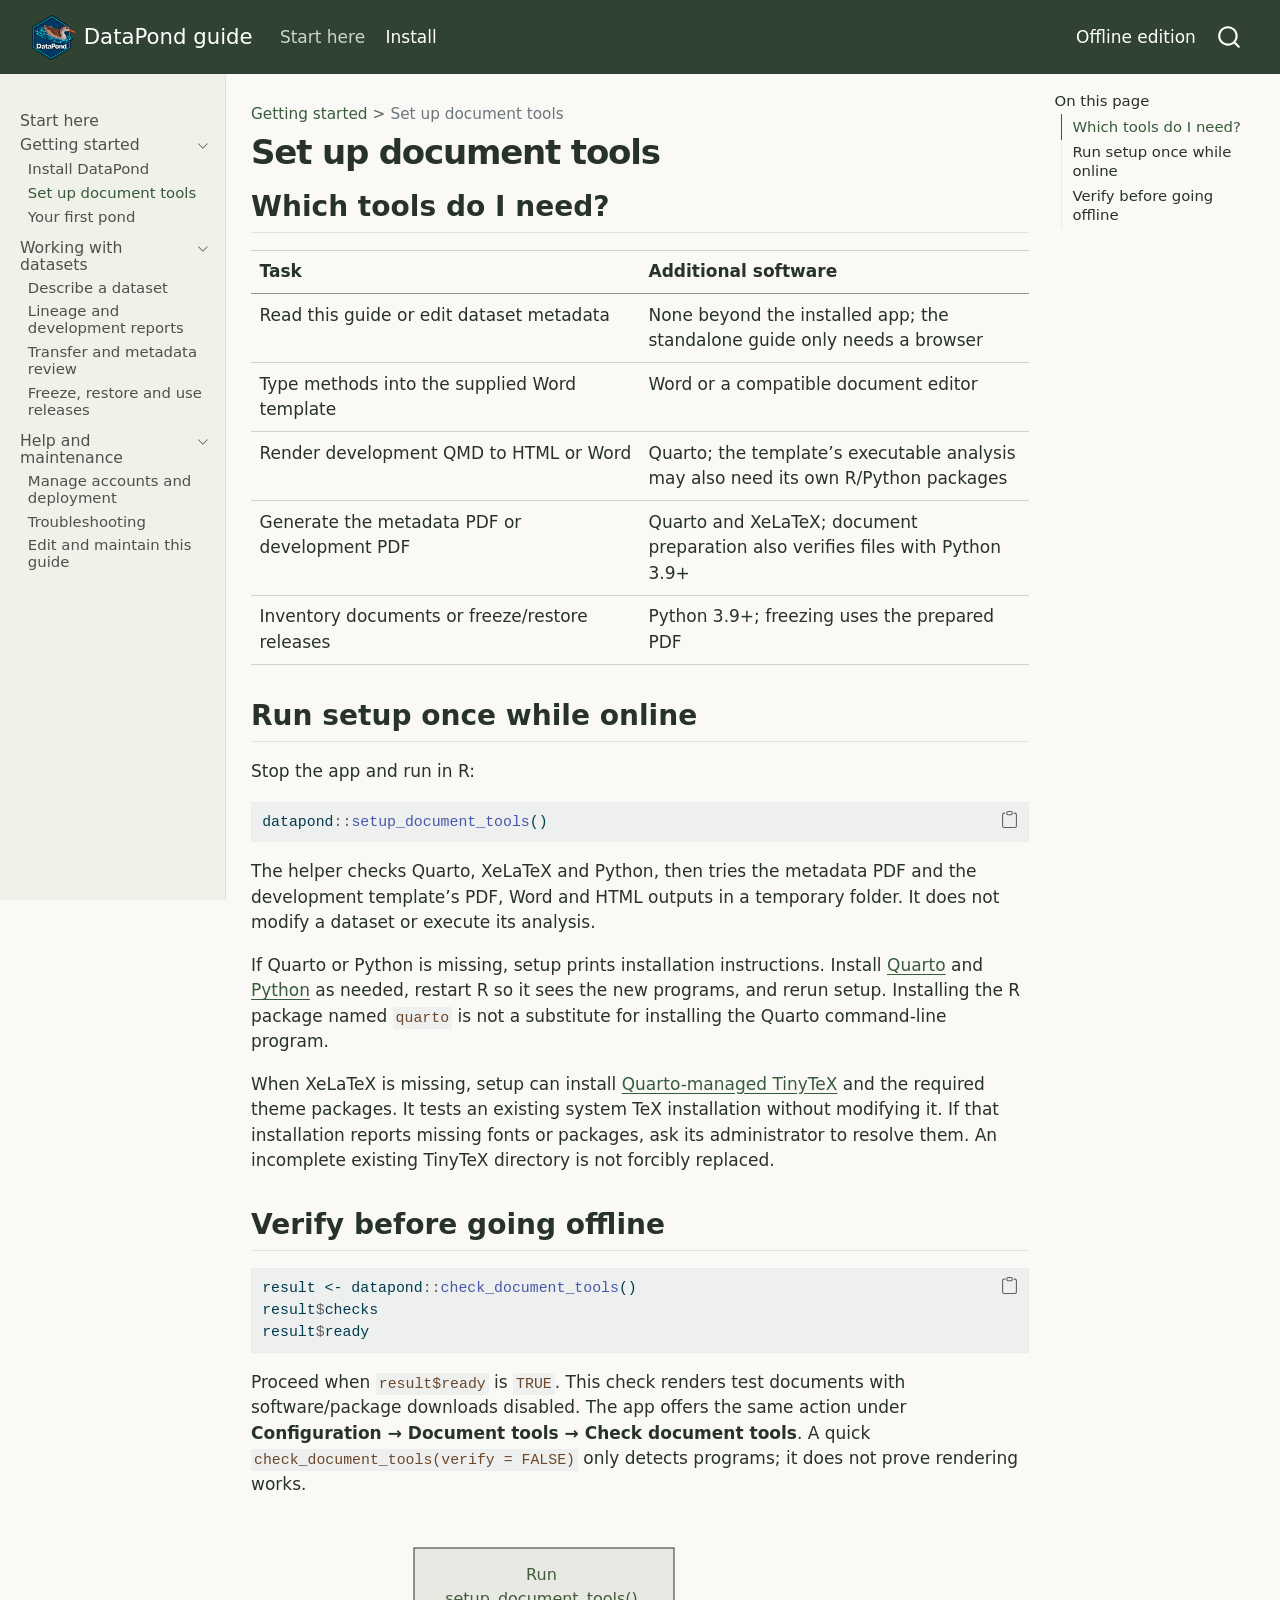
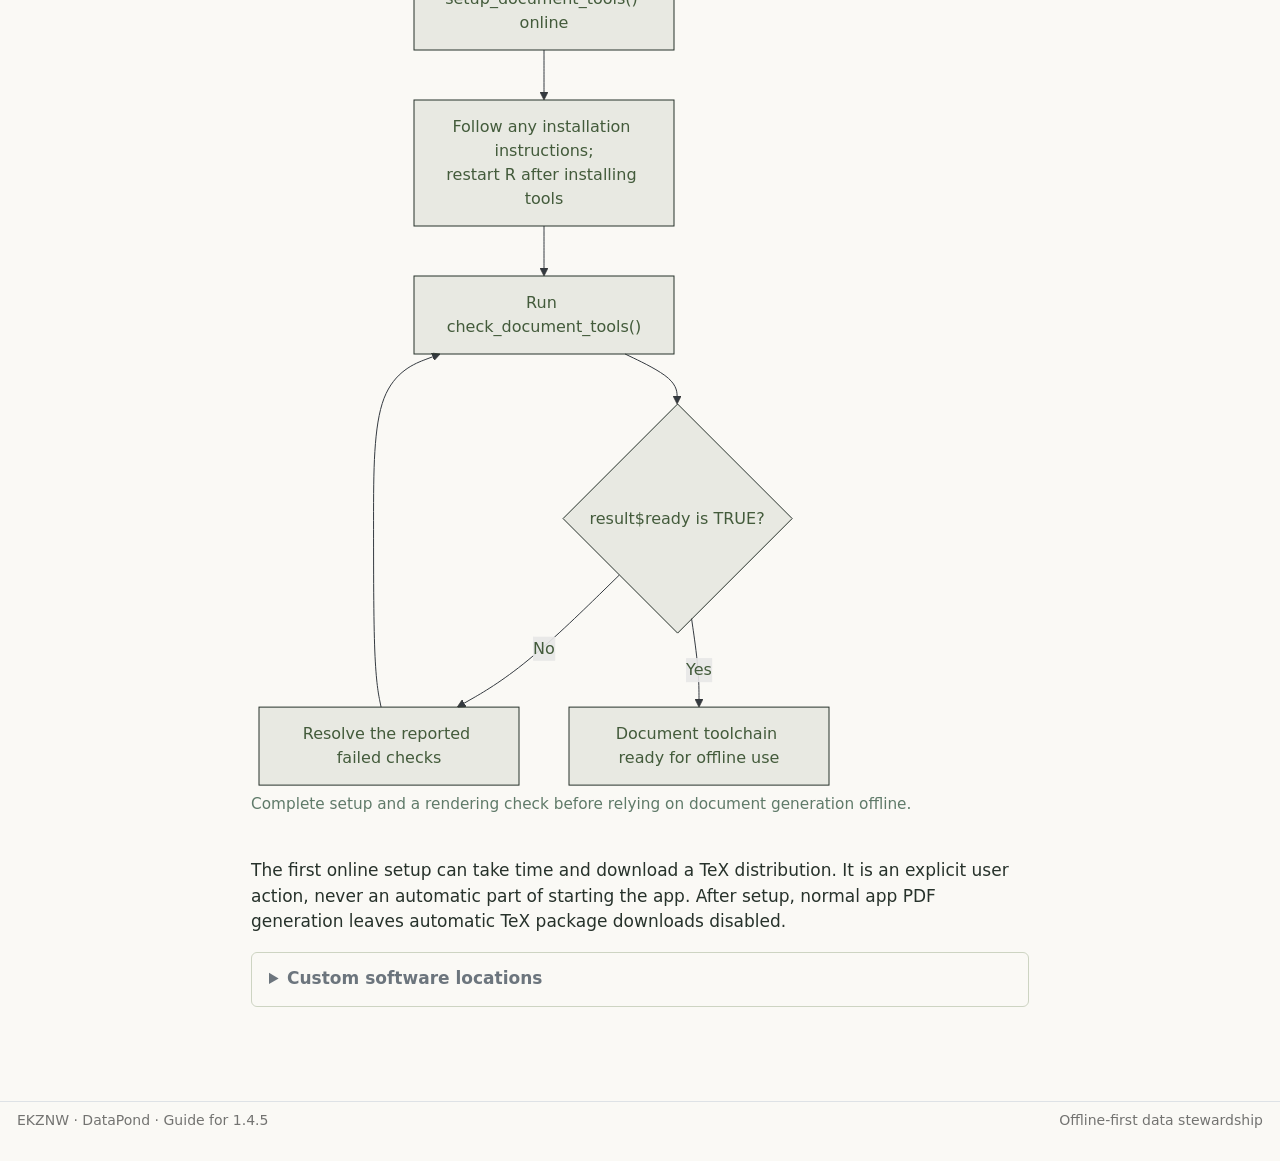
<file: inst/guide/document-tools.html>
<!DOCTYPE html>
<html xmlns="http://www.w3.org/1999/xhtml" lang="en-GB" xml:lang="en-GB"><head>

<meta charset="utf-8">
<meta name="generator" content="quarto-1.9.37">

<meta name="viewport" content="width=device-width, initial-scale=1.0, user-scalable=yes">


<title>Set up document tools – DataPond guide</title>
<style>
/* Default styles provided by pandoc.
** See https://pandoc.org/MANUAL.html#variables-for-html for config info.
*/
code{white-space: pre-wrap;}
span.smallcaps{font-variant: small-caps;}
div.columns{display: flex; gap: min(4vw, 1.5em);}
div.column{flex: auto; overflow-x: auto;}
div.hanging-indent{margin-left: 1.5em; text-indent: -1.5em;}
ul.task-list{list-style: none;}
ul.task-list li input[type="checkbox"] {
  width: 0.8em;
  margin: 0 0.8em 0.2em -1em; /* quarto-specific, see https://github.com/quarto-dev/quarto-cli/issues/4556 */ 
  vertical-align: middle;
}
/* CSS for syntax highlighting */
html { -webkit-text-size-adjust: 100%; }
pre > code.sourceCode { white-space: pre; position: relative; }
pre > code.sourceCode > span { display: inline-block; line-height: 1.25; }
pre > code.sourceCode > span:empty { height: 1.2em; }
.sourceCode { overflow: visible; }
code.sourceCode > span { color: inherit; text-decoration: inherit; }
div.sourceCode { margin: 1em 0; }
pre.sourceCode { margin: 0; }
@media screen {
div.sourceCode { overflow: auto; }
}
@media print {
pre > code.sourceCode { white-space: pre-wrap; }
pre > code.sourceCode > span { text-indent: -5em; padding-left: 5em; }
}
pre.numberSource code
  { counter-reset: source-line 0; }
pre.numberSource code > span
  { position: relative; left: -4em; counter-increment: source-line; }
pre.numberSource code > span > a:first-child::before
  { content: counter(source-line);
    position: relative; left: -1em; text-align: right; vertical-align: baseline;
    border: none; display: inline-block;
    -webkit-touch-callout: none; -webkit-user-select: none;
    -khtml-user-select: none; -moz-user-select: none;
    -ms-user-select: none; user-select: none;
    padding: 0 4px; width: 4em;
  }
pre.numberSource { margin-left: 3em;  padding-left: 4px; }
div.sourceCode
  {   }
@media screen {
pre > code.sourceCode > span > a:first-child::before { text-decoration: underline; }
}
</style>


<script src="site_libs/quarto-nav/quarto-nav.js"></script>
<script src="site_libs/quarto-nav/headroom.min.js"></script>
<script src="site_libs/clipboard/clipboard.min.js"></script>
<script src="site_libs/quarto-search/autocomplete.umd.js"></script>
<script src="site_libs/quarto-search/fuse.min.js"></script>
<script src="site_libs/quarto-search/quarto-search.js"></script>
<meta name="quarto:offset" content="./">
<script src="site_libs/quarto-html/quarto.js" type="module"></script>
<script src="site_libs/quarto-html/tabsets/tabsets.js" type="module"></script>
<script src="site_libs/quarto-html/popper.min.js"></script>
<script src="site_libs/quarto-html/tippy.umd.min.js"></script>
<script src="site_libs/quarto-html/anchor.min.js"></script>
<link href="site_libs/quarto-html/tippy.css" rel="stylesheet">
<link href="site_libs/quarto-html/syntax-7f8f88aac4f3542376d5c11b86a4c14d.css" rel="stylesheet" id="quarto-text-highlighting-styles">
<script src="site_libs/bootstrap/bootstrap.min.js"></script>
<link href="site_libs/bootstrap/bootstrap-icons.css" rel="stylesheet">
<link href="site_libs/bootstrap/bootstrap-29452ab6f4fcb164c43f1a3ab0a1f1e9.min.css" rel="stylesheet" append-hash="true" id="quarto-bootstrap" data-mode="light">
<script id="quarto-search-options" type="application/json">{
  "location": "navbar",
  "copy-button": false,
  "collapse-after": 3,
  "panel-placement": "end",
  "type": "overlay",
  "limit": 50,
  "keyboard-shortcut": [
    "f",
    "/",
    "s"
  ],
  "language": {
    "search-no-results-text": "No results",
    "search-matching-documents-text": "matching documents",
    "search-copy-link-title": "Copy link to search",
    "search-hide-matches-text": "Hide additional matches",
    "search-more-match-text": "more match in this document",
    "search-more-matches-text": "more matches in this document",
    "search-clear-button-title": "Clear",
    "search-text-placeholder": "",
    "search-detached-cancel-button-title": "Cancel",
    "search-submit-button-title": "Submit",
    "search-label": "Search"
  }
}</script>
<script src="site_libs/quarto-diagram/mermaid.min.js"></script>
<script src="site_libs/quarto-diagram/mermaid-init.js"></script>
<link href="site_libs/quarto-diagram/mermaid.css" rel="stylesheet">


<link rel="stylesheet" href="assets/guide.css">
</head>

<body class="nav-sidebar docked nav-fixed quarto-light">

<div id="quarto-search-results"></div>
  <header id="quarto-header" class="headroom fixed-top">
    <nav class="navbar navbar-expand-lg " data-bs-theme="dark">
      <div class="navbar-container container-fluid">
      <div class="navbar-brand-container mx-auto">
    <a href="./index.html" class="navbar-brand navbar-brand-logo">
    <img src="./assets/datapond-logo.png" alt="" class="navbar-logo light-content">
    <img src="./assets/datapond-logo.png" alt="" class="navbar-logo dark-content">
    </a>
    <a class="navbar-brand" href="./index.html">
    <span class="navbar-title">DataPond guide</span>
    </a>
  </div>
            <div id="quarto-search" class="" title="Search"></div>
          <button class="navbar-toggler" type="button" data-bs-toggle="collapse" data-bs-target="#navbarCollapse" aria-controls="navbarCollapse" role="menu" aria-expanded="false" aria-label="Toggle navigation" onclick="if (window.quartoToggleHeadroom) { window.quartoToggleHeadroom(); }">
  <span class="navbar-toggler-icon"></span>
</button>
          <div class="collapse navbar-collapse" id="navbarCollapse">
            <ul class="navbar-nav navbar-nav-scroll me-auto">
  <li class="nav-item">
    <a class="nav-link active" href="./index.html" aria-current="page"> 
<span class="menu-text">Start here</span></a>
  </li>  
  <li class="nav-item">
    <a class="nav-link" href="./install.html"> 
<span class="menu-text">Install</span></a>
  </li>  
</ul>
            <ul class="navbar-nav navbar-nav-scroll ms-auto">
  <li class="nav-item">
    <a class="nav-link" href="./offline.html"> 
<span class="menu-text">Offline edition</span></a>
  </li>  
</ul>
          </div> <!-- /navcollapse -->
            <div class="quarto-navbar-tools">
</div>
      </div> <!-- /container-fluid -->
    </nav>
  <nav class="quarto-secondary-nav">
    <div class="container-fluid d-flex">
      <button type="button" class="quarto-btn-toggle btn" data-bs-toggle="collapse" role="button" data-bs-target=".quarto-sidebar-collapse-item" aria-controls="quarto-sidebar" aria-expanded="false" aria-label="Toggle sidebar navigation" onclick="if (window.quartoToggleHeadroom) { window.quartoToggleHeadroom(); }">
        <i class="bi bi-layout-text-sidebar-reverse"></i>
      </button>
        <nav class="quarto-page-breadcrumbs" aria-label="breadcrumb"><ol class="breadcrumb"><li class="breadcrumb-item"><a href="./install.html">Getting started</a></li><li class="breadcrumb-item"><a href="./document-tools.html">Set up document tools</a></li></ol></nav>
        <a class="flex-grow-1" role="navigation" data-bs-toggle="collapse" data-bs-target=".quarto-sidebar-collapse-item" aria-controls="quarto-sidebar" aria-expanded="false" aria-label="Toggle sidebar navigation" onclick="if (window.quartoToggleHeadroom) { window.quartoToggleHeadroom(); }">      
        </a>
    </div>
  </nav>
</header>
<!-- content -->
<div id="quarto-content" class="quarto-container page-columns page-rows-contents page-layout-article page-navbar">
<!-- sidebar -->
  <nav id="quarto-sidebar" class="sidebar collapse collapse-horizontal quarto-sidebar-collapse-item sidebar-navigation docked overflow-auto">
    <div class="sidebar-menu-container"> 
    <ul class="list-unstyled mt-1">
        <li class="sidebar-item">
  <div class="sidebar-item-container"> 
  <a href="./index.html" class="sidebar-item-text sidebar-link">
 <span class="menu-text">Start here</span></a>
  </div>
</li>
        <li class="sidebar-item sidebar-item-section">
      <div class="sidebar-item-container"> 
            <a class="sidebar-item-text sidebar-link text-start" data-bs-toggle="collapse" data-bs-target="#quarto-sidebar-section-1" role="navigation" aria-expanded="true">
 <span class="menu-text">Getting started</span></a>
          <a class="sidebar-item-toggle text-start" data-bs-toggle="collapse" data-bs-target="#quarto-sidebar-section-1" role="navigation" aria-expanded="true" aria-label="Toggle section">
            <i class="bi bi-chevron-right ms-2"></i>
          </a> 
      </div>
      <ul id="quarto-sidebar-section-1" class="collapse list-unstyled sidebar-section depth1 show">  
          <li class="sidebar-item">
  <div class="sidebar-item-container"> 
  <a href="./install.html" class="sidebar-item-text sidebar-link">
 <span class="menu-text">Install DataPond</span></a>
  </div>
</li>
          <li class="sidebar-item">
  <div class="sidebar-item-container"> 
  <a href="./document-tools.html" class="sidebar-item-text sidebar-link active">
 <span class="menu-text">Set up document tools</span></a>
  </div>
</li>
          <li class="sidebar-item">
  <div class="sidebar-item-container"> 
  <a href="./first-pond.html" class="sidebar-item-text sidebar-link">
 <span class="menu-text">Your first pond</span></a>
  </div>
</li>
      </ul>
  </li>
        <li class="sidebar-item sidebar-item-section">
      <div class="sidebar-item-container"> 
            <a class="sidebar-item-text sidebar-link text-start" data-bs-toggle="collapse" data-bs-target="#quarto-sidebar-section-2" role="navigation" aria-expanded="true">
 <span class="menu-text">Working with datasets</span></a>
          <a class="sidebar-item-toggle text-start" data-bs-toggle="collapse" data-bs-target="#quarto-sidebar-section-2" role="navigation" aria-expanded="true" aria-label="Toggle section">
            <i class="bi bi-chevron-right ms-2"></i>
          </a> 
      </div>
      <ul id="quarto-sidebar-section-2" class="collapse list-unstyled sidebar-section depth1 show">  
          <li class="sidebar-item">
  <div class="sidebar-item-container"> 
  <a href="./dataset.html" class="sidebar-item-text sidebar-link">
 <span class="menu-text">Describe a dataset</span></a>
  </div>
</li>
          <li class="sidebar-item">
  <div class="sidebar-item-container"> 
  <a href="./lineage.html" class="sidebar-item-text sidebar-link">
 <span class="menu-text">Lineage and development reports</span></a>
  </div>
</li>
          <li class="sidebar-item">
  <div class="sidebar-item-container"> 
  <a href="./review.html" class="sidebar-item-text sidebar-link">
 <span class="menu-text">Transfer and metadata review</span></a>
  </div>
</li>
          <li class="sidebar-item">
  <div class="sidebar-item-container"> 
  <a href="./releases.html" class="sidebar-item-text sidebar-link">
 <span class="menu-text">Freeze, restore and use releases</span></a>
  </div>
</li>
      </ul>
  </li>
        <li class="sidebar-item sidebar-item-section">
      <div class="sidebar-item-container"> 
            <a class="sidebar-item-text sidebar-link text-start" data-bs-toggle="collapse" data-bs-target="#quarto-sidebar-section-3" role="navigation" aria-expanded="true">
 <span class="menu-text">Help and maintenance</span></a>
          <a class="sidebar-item-toggle text-start" data-bs-toggle="collapse" data-bs-target="#quarto-sidebar-section-3" role="navigation" aria-expanded="true" aria-label="Toggle section">
            <i class="bi bi-chevron-right ms-2"></i>
          </a> 
      </div>
      <ul id="quarto-sidebar-section-3" class="collapse list-unstyled sidebar-section depth1 show">  
          <li class="sidebar-item">
  <div class="sidebar-item-container"> 
  <a href="./access-management.html" class="sidebar-item-text sidebar-link">
 <span class="menu-text">Manage accounts and deployment</span></a>
  </div>
</li>
          <li class="sidebar-item">
  <div class="sidebar-item-container"> 
  <a href="./troubleshooting.html" class="sidebar-item-text sidebar-link">
 <span class="menu-text">Troubleshooting</span></a>
  </div>
</li>
          <li class="sidebar-item">
  <div class="sidebar-item-container"> 
  <a href="./maintaining.html" class="sidebar-item-text sidebar-link">
 <span class="menu-text">Edit and maintain this guide</span></a>
  </div>
</li>
      </ul>
  </li>
    </ul>
    </div>
</nav>
<div id="quarto-sidebar-glass" class="quarto-sidebar-collapse-item" data-bs-toggle="collapse" data-bs-target=".quarto-sidebar-collapse-item"></div>
<!-- margin-sidebar -->
    <div id="quarto-margin-sidebar" class="sidebar margin-sidebar">
        <nav id="TOC" role="doc-toc" class="toc-active">
    <h2 id="toc-title">On this page</h2>
   
  <ul class="collapse">
  <li><a href="#which-tools-do-i-need" id="toc-which-tools-do-i-need" class="nav-link active" data-scroll-target="#which-tools-do-i-need">Which tools do I need?</a></li>
  <li><a href="#run-setup-once-while-online" id="toc-run-setup-once-while-online" class="nav-link" data-scroll-target="#run-setup-once-while-online">Run setup once while online</a></li>
  <li><a href="#verify-before-going-offline" id="toc-verify-before-going-offline" class="nav-link" data-scroll-target="#verify-before-going-offline">Verify before going offline</a></li>
  </ul>
</nav>
    </div>
<!-- main -->
<main class="content" id="quarto-document-content">

<header id="title-block-header" class="quarto-title-block default"><nav class="quarto-page-breadcrumbs quarto-title-breadcrumbs d-none d-lg-block" aria-label="breadcrumb"><ol class="breadcrumb"><li class="breadcrumb-item"><a href="./install.html">Getting started</a></li><li class="breadcrumb-item"><a href="./document-tools.html">Set up document tools</a></li></ol></nav>
<div class="quarto-title">
<h1 class="title">Set up document tools</h1>
</div>



<div class="quarto-title-meta">

    
  
    
  </div>
  


</header>


<section id="which-tools-do-i-need" class="level2">
<h2 class="anchored" data-anchor-id="which-tools-do-i-need">Which tools do I need?</h2>
<table class="caption-top table">
<colgroup>
<col style="width: 50%">
<col style="width: 50%">
</colgroup>
<thead>
<tr class="header">
<th>Task</th>
<th>Additional software</th>
</tr>
</thead>
<tbody>
<tr class="odd">
<td>Read this guide or edit dataset metadata</td>
<td>None beyond the installed app; the standalone guide only needs a browser</td>
</tr>
<tr class="even">
<td>Type methods into the supplied Word template</td>
<td>Word or a compatible document editor</td>
</tr>
<tr class="odd">
<td>Render development QMD to HTML or Word</td>
<td>Quarto; the template’s executable analysis may also need its own R/Python packages</td>
</tr>
<tr class="even">
<td>Generate the metadata PDF or development PDF</td>
<td>Quarto and XeLaTeX; document preparation also verifies files with Python 3.9+</td>
</tr>
<tr class="odd">
<td>Inventory documents or freeze/restore releases</td>
<td>Python 3.9+; freezing uses the prepared PDF</td>
</tr>
</tbody>
</table>
</section>
<section id="run-setup-once-while-online" class="level2">
<h2 class="anchored" data-anchor-id="run-setup-once-while-online">Run setup once while online</h2>
<p>Stop the app and run in R:</p>
<div class="code-copy-outer-scaffold"><div class="sourceCode" id="cb1"><pre class="sourceCode r code-with-copy"><code class="sourceCode r"><span id="cb1-1"><a href="#cb1-1" aria-hidden="true" tabindex="-1"></a>datapond<span class="sc">::</span><span class="fu">setup_document_tools</span>()</span></code></pre></div><button title="Copy to Clipboard" class="code-copy-button"><i class="bi"></i></button></div>
<p>The helper checks Quarto, XeLaTeX and Python, then tries the metadata PDF and the development template’s PDF, Word and HTML outputs in a temporary folder. It does not modify a dataset or execute its analysis.</p>
<p>If Quarto or Python is missing, setup prints installation instructions. Install <a href="https://quarto.org/docs/get-started/">Quarto</a> and <a href="https://www.python.org/downloads/">Python</a> as needed, restart R so it sees the new programs, and rerun setup. Installing the R package named <code>quarto</code> is not a substitute for installing the Quarto command-line program.</p>
<p>When XeLaTeX is missing, setup can install <a href="https://quarto.org/docs/output-formats/pdf-engine.html">Quarto-managed TinyTeX</a> and the required theme packages. It tests an existing system TeX installation without modifying it. If that installation reports missing fonts or packages, ask its administrator to resolve them. An incomplete existing TinyTeX directory is not forcibly replaced.</p>
</section>
<section id="verify-before-going-offline" class="level2">
<h2 class="anchored" data-anchor-id="verify-before-going-offline">Verify before going offline</h2>
<div class="code-copy-outer-scaffold"><div class="sourceCode" id="cb2"><pre class="sourceCode r code-with-copy"><code class="sourceCode r"><span id="cb2-1"><a href="#cb2-1" aria-hidden="true" tabindex="-1"></a>result <span class="ot">&lt;-</span> datapond<span class="sc">::</span><span class="fu">check_document_tools</span>()</span>
<span id="cb2-2"><a href="#cb2-2" aria-hidden="true" tabindex="-1"></a>result<span class="sc">$</span>checks</span>
<span id="cb2-3"><a href="#cb2-3" aria-hidden="true" tabindex="-1"></a>result<span class="sc">$</span>ready</span></code></pre></div><button title="Copy to Clipboard" class="code-copy-button"><i class="bi"></i></button></div>
<p>Proceed when <code>result$ready</code> is <code>TRUE</code>. This check renders test documents with software/package downloads disabled. The app offers the same action under <strong>Configuration → Document tools → Check document tools</strong>. A quick <code>check_document_tools(verify = FALSE)</code> only detects programs; it does not prove rendering works.</p>
<div class="guide-process" role="region" aria-label="Check document tools before going offline" tabindex="0">
<div class="cell" data-layout-align="default">
<div class="cell-output-display">
<div>
<p></p><figure class="figure"><p></p>
<div>
<pre class="mermaid mermaid-js">flowchart TD
  accTitle: Check document tools before going offline
  accDescr: Run setup while online and follow any installation instructions. Restart R after installing tools, then run check_document_tools. If ready is false, resolve the failed checks and check again. A true result means the document toolchain passed its test renders.
  setup["Run setup_document_tools() online"] --&gt; install["Follow any installation instructions;&lt;br/&gt;restart R after installing tools"]
  install --&gt; check["Run check_document_tools()"]
  check --&gt; ready{"result$ready is TRUE?"}
  ready --&gt;|No| fix["Resolve the reported failed checks"]
  fix --&gt; check
  ready --&gt;|Yes| offline["Document toolchain ready for offline use"]
</pre>
</div>
<p></p><figcaption> Complete setup and a rendering check before relying on document generation offline.</figcaption> </figure><p></p>
</div>
</div>
</div>
</div>
<p>The first online setup can take time and download a TeX distribution. It is an explicit user action, never an automatic part of starting the app. After setup, normal app PDF generation leaves automatic TeX package downloads disabled.</p>
<details>
<summary>
Custom software locations
</summary>
<p>Set <code>DATAPOND_QUARTO</code> (or <code>QUARTO_PATH</code>) to the Quarto executable and <code>DATAPOND_RELEASE_PYTHON</code> to the Python executable. For example, using your actual paths:</p>
<div class="code-copy-outer-scaffold"><div class="sourceCode" id="cb3"><pre class="sourceCode r code-with-copy"><code class="sourceCode r"><span id="cb3-1"><a href="#cb3-1" aria-hidden="true" tabindex="-1"></a><span class="fu">Sys.setenv</span>(<span class="at">DATAPOND_QUARTO =</span> <span class="st">"/path/to/quarto"</span>)</span>
<span id="cb3-2"><a href="#cb3-2" aria-hidden="true" tabindex="-1"></a><span class="fu">Sys.setenv</span>(<span class="at">DATAPOND_RELEASE_PYTHON =</span> <span class="st">"/path/to/python3"</span>)</span>
<span id="cb3-3"><a href="#cb3-3" aria-hidden="true" tabindex="-1"></a>datapond<span class="sc">::</span><span class="fu">check_document_tools</span>()</span></code></pre></div><button title="Copy to Clipboard" class="code-copy-button"><i class="bi"></i></button></div>
<p>Use <code>.Renviron</code> for persistent settings, then restart R. Use executable paths, not their parent folders.</p>
</details>


</section>

</main> <!-- /main -->
<script>
document.addEventListener('DOMContentLoaded', () => {
  'use strict';
  // The guide stores only tick-box state. It never reads a pond or runs R.
  document.querySelectorAll('.guide-checklist').forEach(group => {
    const boxes = [...group.querySelectorAll('input[data-check]')];
    const status = document.createElement('small');
    status.setAttribute('role', 'status');
    group.append(status);
    let persistent = true;
    const key = box => 'datapond-guide-v1:' + box.dataset.check;
    const update = () => {
      status.textContent = `${boxes.filter(b => b.checked).length} of ${boxes.length} complete. ` +
        (persistent ? 'Ticks are saved in this browser where available; they do not change DataPond.' : 'Browser storage unavailable; ticks last for this page visit only.');
    };
    boxes.forEach(box => {
      try { box.checked = localStorage.getItem(key(box)) === 'true'; } catch (_) { persistent = false; }
      box.addEventListener('change', () => {
        try { localStorage.setItem(key(box), String(box.checked)); } catch (_) { persistent = false; }
        update();
      });
    });
    const reset = document.createElement('button');
    reset.type = 'button'; reset.textContent = 'Reset this checklist';
    reset.addEventListener('click', () => {
      boxes.forEach(box => {
        box.checked = false;
        try { localStorage.removeItem(key(box)); } catch (_) { persistent = false; }
      });
      update();
    });
    group.append(reset); update();
  });
  const search = document.getElementById('guide-search');
  if (!search) return;
  // Single-file edition: turn chapter links into local anchors, even when copied.
  const chapters = ['index', 'install', 'document-tools', 'first-pond', 'dataset', 'lineage', 'review', 'releases', 'access-management', 'troubleshooting', 'maintaining'];
  document.querySelectorAll('main a[href]').forEach(link => {
    const match = link.getAttribute('href').match(/^(?:\.\/)?([\w-]+)\.(?:qmd|html)(?:#(.*))?$/);
    if (match && chapters.includes(match[1])) link.setAttribute('href', '#' + (match[2] || match[1]));
  });
  const results = document.getElementById('guide-search-results');
  const status = document.getElementById('guide-search-status');
  const sections = [...document.querySelectorAll('main section[id]')].map(section => ({
    id: section.id,
    title: section.querySelector('h1,h2,h3')?.textContent.trim() || section.id,
    // Search direct section content, not all nested chapters a second time.
    text: [...section.children].filter(el => el.tagName !== 'SECTION').map(el => el.textContent).join(' ').toLowerCase()
  }));
  search.addEventListener('input', () => {
    const words = search.value.toLowerCase().trim().split(/\s+/).filter(Boolean);
    results.replaceChildren();
    if (!words.length) { status.textContent = 'Search all chapters without an internet connection.'; return; }
    const matches = sections.filter(section => words.every(word => section.text.includes(word)));
    matches.slice(0, 20).forEach(section => {
      const item = document.createElement('li'); const link = document.createElement('a');
      link.href = '#' + section.id; link.textContent = section.title;
      item.append(link); results.append(item);
    });
    status.textContent = matches.length ? `${matches.length} matching sections${matches.length > 20 ? ' (first 20 shown)' : ''}.` : 'No matching sections. Try a shorter phrase.';
  });
});
</script>
<script id="quarto-html-after-body" type="application/javascript">
  window.document.addEventListener("DOMContentLoaded", function (event) {
    const icon = "";
    const anchorJS = new window.AnchorJS();
    anchorJS.options = {
      placement: 'right',
      icon: icon
    };
    anchorJS.add('.anchored');
    const isCodeAnnotation = (el) => {
      for (const clz of el.classList) {
        if (clz.startsWith('code-annotation-')) {                     
          return true;
        }
      }
      return false;
    }
    const onCopySuccess = function(e) {
      // button target
      const button = e.trigger;
      // don't keep focus
      button.blur();
      // flash "checked"
      button.classList.add('code-copy-button-checked');
      var currentTitle = button.getAttribute("title");
      button.setAttribute("title", "Copied!");
      let tooltip;
      if (window.bootstrap) {
        button.setAttribute("data-bs-toggle", "tooltip");
        button.setAttribute("data-bs-placement", "left");
        button.setAttribute("data-bs-title", "Copied!");
        tooltip = new bootstrap.Tooltip(button, 
          { trigger: "manual", 
            customClass: "code-copy-button-tooltip",
            offset: [0, -8]});
        tooltip.show();    
      }
      setTimeout(function() {
        if (tooltip) {
          tooltip.hide();
          button.removeAttribute("data-bs-title");
          button.removeAttribute("data-bs-toggle");
          button.removeAttribute("data-bs-placement");
        }
        button.setAttribute("title", currentTitle);
        button.classList.remove('code-copy-button-checked');
      }, 1000);
      // clear code selection
      e.clearSelection();
    }
    const getTextToCopy = function(trigger) {
      const outerScaffold = trigger.parentElement.cloneNode(true);
      const codeEl = outerScaffold.querySelector('code');
      for (const childEl of codeEl.children) {
        if (isCodeAnnotation(childEl)) {
          childEl.remove();
        }
      }
      return codeEl.innerText;
    }
    const clipboard = new window.ClipboardJS('.code-copy-button:not([data-in-quarto-modal])', {
      text: getTextToCopy
    });
    clipboard.on('success', onCopySuccess);
    if (window.document.getElementById('quarto-embedded-source-code-modal')) {
      const clipboardModal = new window.ClipboardJS('.code-copy-button[data-in-quarto-modal]', {
        text: getTextToCopy,
        container: window.document.getElementById('quarto-embedded-source-code-modal')
      });
      clipboardModal.on('success', onCopySuccess);
    }
      var localhostRegex = new RegExp(/^(?:http|https):\/\/localhost\:?[0-9]*\//);
      var mailtoRegex = new RegExp(/^mailto:/);
        var filterRegex = new RegExp('/' + window.location.host + '/');
      var isInternal = (href) => {
          return filterRegex.test(href) || localhostRegex.test(href) || mailtoRegex.test(href);
      }
      // Inspect non-navigation links and adorn them if external
     var links = window.document.querySelectorAll('a[href]:not(.nav-link):not(.navbar-brand):not(.toc-action):not(.sidebar-link):not(.sidebar-item-toggle):not(.pagination-link):not(.no-external):not([aria-hidden]):not(.dropdown-item):not(.quarto-navigation-tool):not(.about-link)');
      for (var i=0; i<links.length; i++) {
        const link = links[i];
        if (!isInternal(link.href)) {
          // undo the damage that might have been done by quarto-nav.js in the case of
          // links that we want to consider external
          if (link.dataset.originalHref !== undefined) {
            link.href = link.dataset.originalHref;
          }
        }
      }
    function tippyHover(el, contentFn, onTriggerFn, onUntriggerFn) {
      const config = {
        allowHTML: true,
        maxWidth: 500,
        delay: 100,
        arrow: false,
        appendTo: function(el) {
            return el.parentElement;
        },
        interactive: true,
        interactiveBorder: 10,
        theme: 'quarto',
        placement: 'bottom-start',
      };
      if (contentFn) {
        config.content = contentFn;
      }
      if (onTriggerFn) {
        config.onTrigger = onTriggerFn;
      }
      if (onUntriggerFn) {
        config.onUntrigger = onUntriggerFn;
      }
      window.tippy(el, config); 
    }
    const noterefs = window.document.querySelectorAll('a[role="doc-noteref"]');
    for (var i=0; i<noterefs.length; i++) {
      const ref = noterefs[i];
      tippyHover(ref, function() {
        // use id or data attribute instead here
        let href = ref.getAttribute('data-footnote-href') || ref.getAttribute('href');
        try { href = new URL(href).hash; } catch {}
        const id = href.replace(/^#\/?/, "");
        const note = window.document.getElementById(id);
        if (note) {
          return note.innerHTML;
        } else {
          return "";
        }
      });
    }
    const xrefs = window.document.querySelectorAll('a.quarto-xref');
    const processXRef = (id, note) => {
      // Strip column container classes
      const stripColumnClz = (el) => {
        el.classList.remove("page-full", "page-columns");
        if (el.children) {
          for (const child of el.children) {
            stripColumnClz(child);
          }
        }
      }
      stripColumnClz(note)
      if (id === null || id.startsWith('sec-')) {
        // Special case sections, only their first couple elements
        const container = document.createElement("div");
        if (note.children && note.children.length > 2) {
          container.appendChild(note.children[0].cloneNode(true));
          for (let i = 1; i < note.children.length; i++) {
            const child = note.children[i];
            if (child.tagName === "P" && child.innerText === "") {
              continue;
            } else {
              container.appendChild(child.cloneNode(true));
              break;
            }
          }
          if (window.Quarto?.typesetMath) {
            window.Quarto.typesetMath(container);
          }
          return container.innerHTML
        } else {
          if (window.Quarto?.typesetMath) {
            window.Quarto.typesetMath(note);
          }
          return note.innerHTML;
        }
      } else {
        // Remove any anchor links if they are present
        const anchorLink = note.querySelector('a.anchorjs-link');
        if (anchorLink) {
          anchorLink.remove();
        }
        if (window.Quarto?.typesetMath) {
          window.Quarto.typesetMath(note);
        }
        if (note.classList.contains("callout")) {
          return note.outerHTML;
        } else {
          return note.innerHTML;
        }
      }
    }
    for (var i=0; i<xrefs.length; i++) {
      const xref = xrefs[i];
      tippyHover(xref, undefined, function(instance) {
        instance.disable();
        let url = xref.getAttribute('href');
        let hash = undefined; 
        if (url.startsWith('#')) {
          hash = url;
        } else {
          try { hash = new URL(url).hash; } catch {}
        }
        if (hash) {
          const id = hash.replace(/^#\/?/, "");
          const note = window.document.getElementById(id);
          if (note !== null) {
            try {
              const html = processXRef(id, note.cloneNode(true));
              instance.setContent(html);
            } finally {
              instance.enable();
              instance.show();
            }
          } else {
            // See if we can fetch this
            fetch(url.split('#')[0])
            .then(res => res.text())
            .then(html => {
              const parser = new DOMParser();
              const htmlDoc = parser.parseFromString(html, "text/html");
              const note = htmlDoc.getElementById(id);
              if (note !== null) {
                const html = processXRef(id, note);
                instance.setContent(html);
              } 
            }).finally(() => {
              instance.enable();
              instance.show();
            });
          }
        } else {
          // See if we can fetch a full url (with no hash to target)
          // This is a special case and we should probably do some content thinning / targeting
          fetch(url)
          .then(res => res.text())
          .then(html => {
            const parser = new DOMParser();
            const htmlDoc = parser.parseFromString(html, "text/html");
            const note = htmlDoc.querySelector('main.content');
            if (note !== null) {
              // This should only happen for chapter cross references
              // (since there is no id in the URL)
              // remove the first header
              if (note.children.length > 0 && note.children[0].tagName === "HEADER") {
                note.children[0].remove();
              }
              const html = processXRef(null, note);
              instance.setContent(html);
            } 
          }).finally(() => {
            instance.enable();
            instance.show();
          });
        }
      }, function(instance) {
      });
    }
        let selectedAnnoteEl;
        const selectorForAnnotation = ( cell, annotation) => {
          let cellAttr = 'data-code-cell="' + cell + '"';
          let lineAttr = 'data-code-annotation="' +  annotation + '"';
          const selector = 'span[' + cellAttr + '][' + lineAttr + ']';
          return selector;
        }
        const selectCodeLines = (annoteEl) => {
          const doc = window.document;
          const targetCell = annoteEl.getAttribute("data-target-cell");
          const targetAnnotation = annoteEl.getAttribute("data-target-annotation");
          const annoteSpan = window.document.querySelector(selectorForAnnotation(targetCell, targetAnnotation));
          const lines = annoteSpan.getAttribute("data-code-lines").split(",");
          const lineIds = lines.map((line) => {
            return targetCell + "-" + line;
          })
          let top = null;
          let height = null;
          let parent = null;
          if (lineIds.length > 0) {
              //compute the position of the single el (top and bottom and make a div)
              const el = window.document.getElementById(lineIds[0]);
              top = el.offsetTop;
              height = el.offsetHeight;
              parent = el.parentElement.parentElement;
            if (lineIds.length > 1) {
              const lastEl = window.document.getElementById(lineIds[lineIds.length - 1]);
              const bottom = lastEl.offsetTop + lastEl.offsetHeight;
              height = bottom - top;
            }
            if (top !== null && height !== null && parent !== null) {
              // cook up a div (if necessary) and position it 
              let div = window.document.getElementById("code-annotation-line-highlight");
              if (div === null) {
                div = window.document.createElement("div");
                div.setAttribute("id", "code-annotation-line-highlight");
                div.style.position = 'absolute';
                parent.appendChild(div);
              }
              div.style.top = top - 2 + "px";
              div.style.height = height + 4 + "px";
              div.style.left = 0;
              let gutterDiv = window.document.getElementById("code-annotation-line-highlight-gutter");
              if (gutterDiv === null) {
                gutterDiv = window.document.createElement("div");
                gutterDiv.setAttribute("id", "code-annotation-line-highlight-gutter");
                gutterDiv.style.position = 'absolute';
                const codeCell = window.document.getElementById(targetCell);
                const gutter = codeCell.querySelector('.code-annotation-gutter');
                gutter.appendChild(gutterDiv);
              }
              gutterDiv.style.top = top - 2 + "px";
              gutterDiv.style.height = height + 4 + "px";
            }
            selectedAnnoteEl = annoteEl;
          }
        };
        const unselectCodeLines = () => {
          const elementsIds = ["code-annotation-line-highlight", "code-annotation-line-highlight-gutter"];
          elementsIds.forEach((elId) => {
            const div = window.document.getElementById(elId);
            if (div) {
              div.remove();
            }
          });
          selectedAnnoteEl = undefined;
        };
          // Handle positioning of the toggle
      window.addEventListener(
        "resize",
        throttle(() => {
          elRect = undefined;
          if (selectedAnnoteEl) {
            selectCodeLines(selectedAnnoteEl);
          }
        }, 10)
      );
      function throttle(fn, ms) {
      let throttle = false;
      let timer;
        return (...args) => {
          if(!throttle) { // first call gets through
              fn.apply(this, args);
              throttle = true;
          } else { // all the others get throttled
              if(timer) clearTimeout(timer); // cancel #2
              timer = setTimeout(() => {
                fn.apply(this, args);
                timer = throttle = false;
              }, ms);
          }
        };
      }
        // Attach click handler to the DT
        const annoteDls = window.document.querySelectorAll('dt[data-target-cell]');
        for (const annoteDlNode of annoteDls) {
          annoteDlNode.addEventListener('click', (event) => {
            const clickedEl = event.target;
            if (clickedEl !== selectedAnnoteEl) {
              unselectCodeLines();
              const activeEl = window.document.querySelector('dt[data-target-cell].code-annotation-active');
              if (activeEl) {
                activeEl.classList.remove('code-annotation-active');
              }
              selectCodeLines(clickedEl);
              clickedEl.classList.add('code-annotation-active');
            } else {
              // Unselect the line
              unselectCodeLines();
              clickedEl.classList.remove('code-annotation-active');
            }
          });
        }
    const findCites = (el) => {
      const parentEl = el.parentElement;
      if (parentEl) {
        const cites = parentEl.dataset.cites;
        if (cites) {
          return {
            el,
            cites: cites.split(' ')
          };
        } else {
          return findCites(el.parentElement)
        }
      } else {
        return undefined;
      }
    };
    var bibliorefs = window.document.querySelectorAll('a[role="doc-biblioref"]');
    for (var i=0; i<bibliorefs.length; i++) {
      const ref = bibliorefs[i];
      const citeInfo = findCites(ref);
      if (citeInfo) {
        tippyHover(citeInfo.el, function() {
          var popup = window.document.createElement('div');
          citeInfo.cites.forEach(function(cite) {
            var citeDiv = window.document.createElement('div');
            citeDiv.classList.add('hanging-indent');
            citeDiv.classList.add('csl-entry');
            var biblioDiv = window.document.getElementById('ref-' + cite);
            if (biblioDiv) {
              citeDiv.innerHTML = biblioDiv.innerHTML;
            }
            popup.appendChild(citeDiv);
          });
          return popup.innerHTML;
        });
      }
    }
  });
  </script>
</div> <!-- /content -->
<footer class="footer">
  <div class="nav-footer">
    <div class="nav-footer-left">
<p>EKZNW · DataPond · Guide for 1.4.5</p>
</div>   
    <div class="nav-footer-center">
      &nbsp;
    </div>
    <div class="nav-footer-right">
<p>Offline-first data stewardship</p>
</div>
  </div>
</footer>




</body></html>
</file>
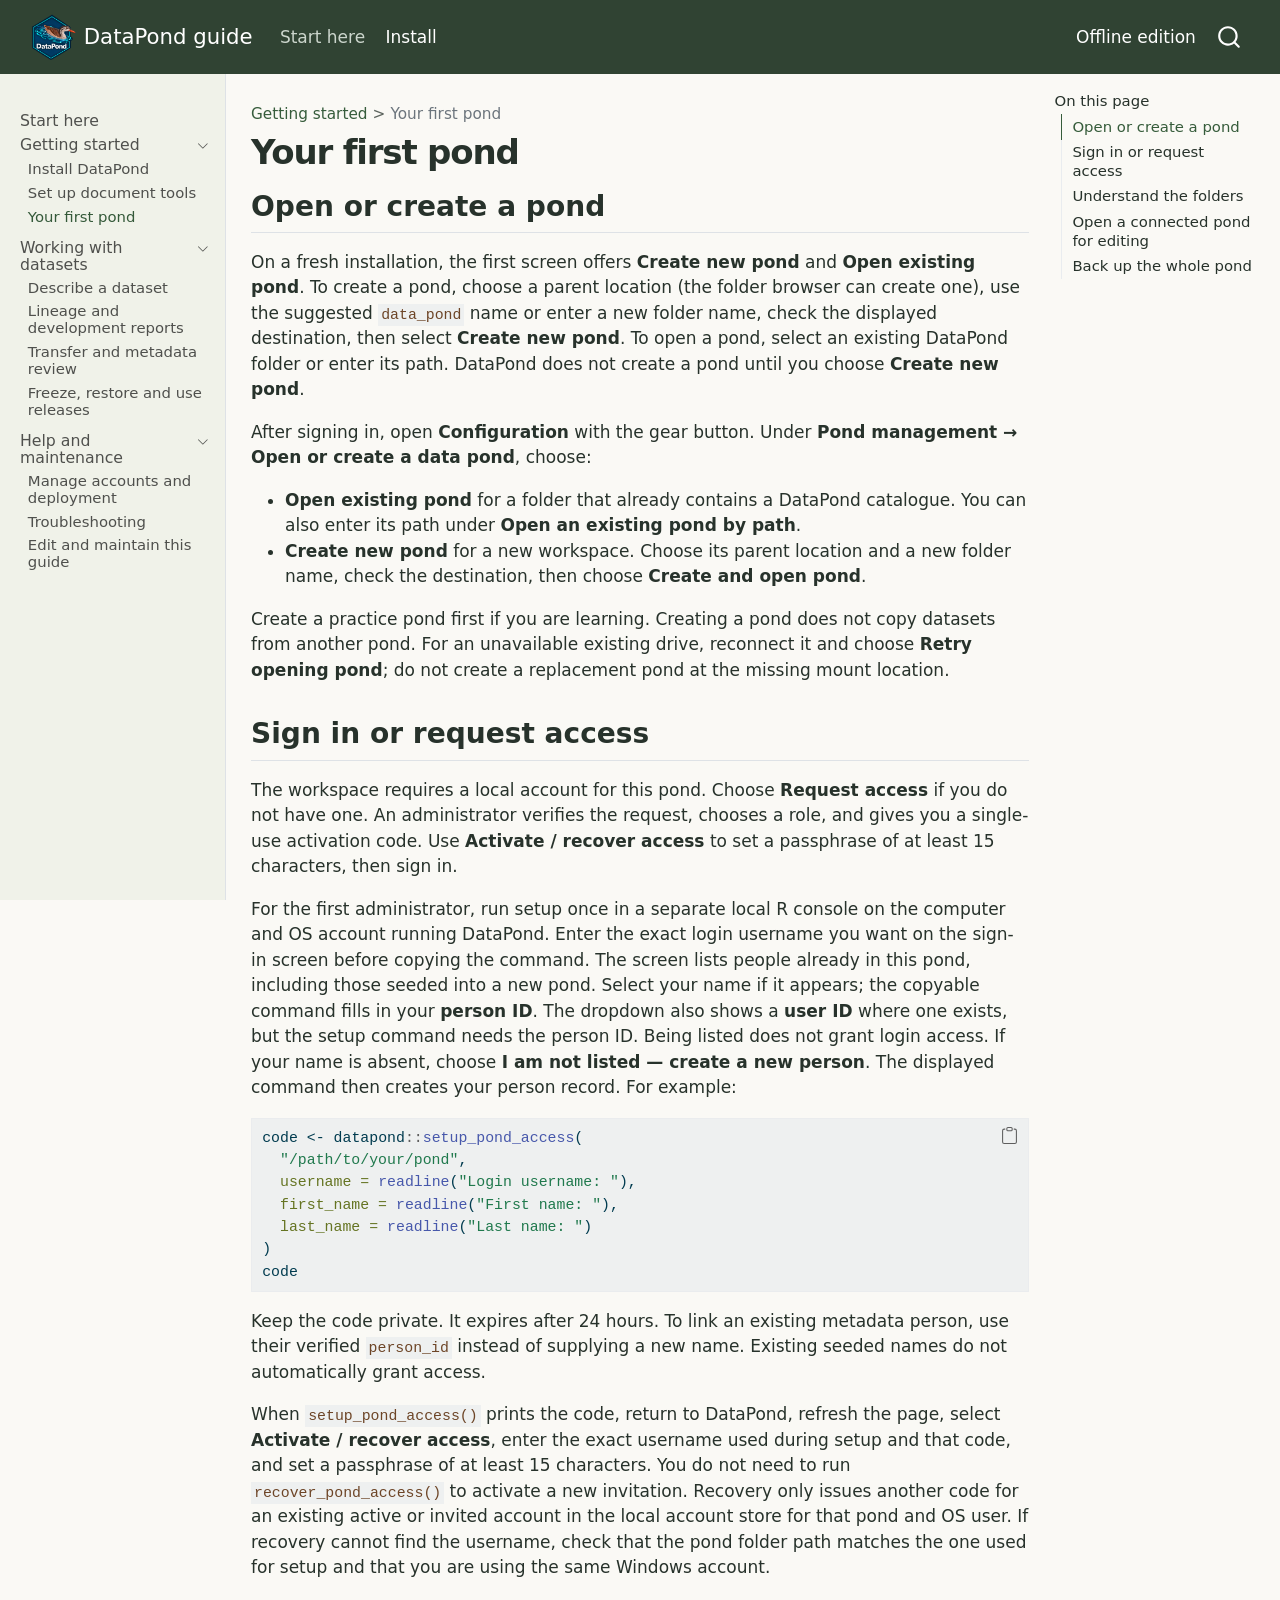
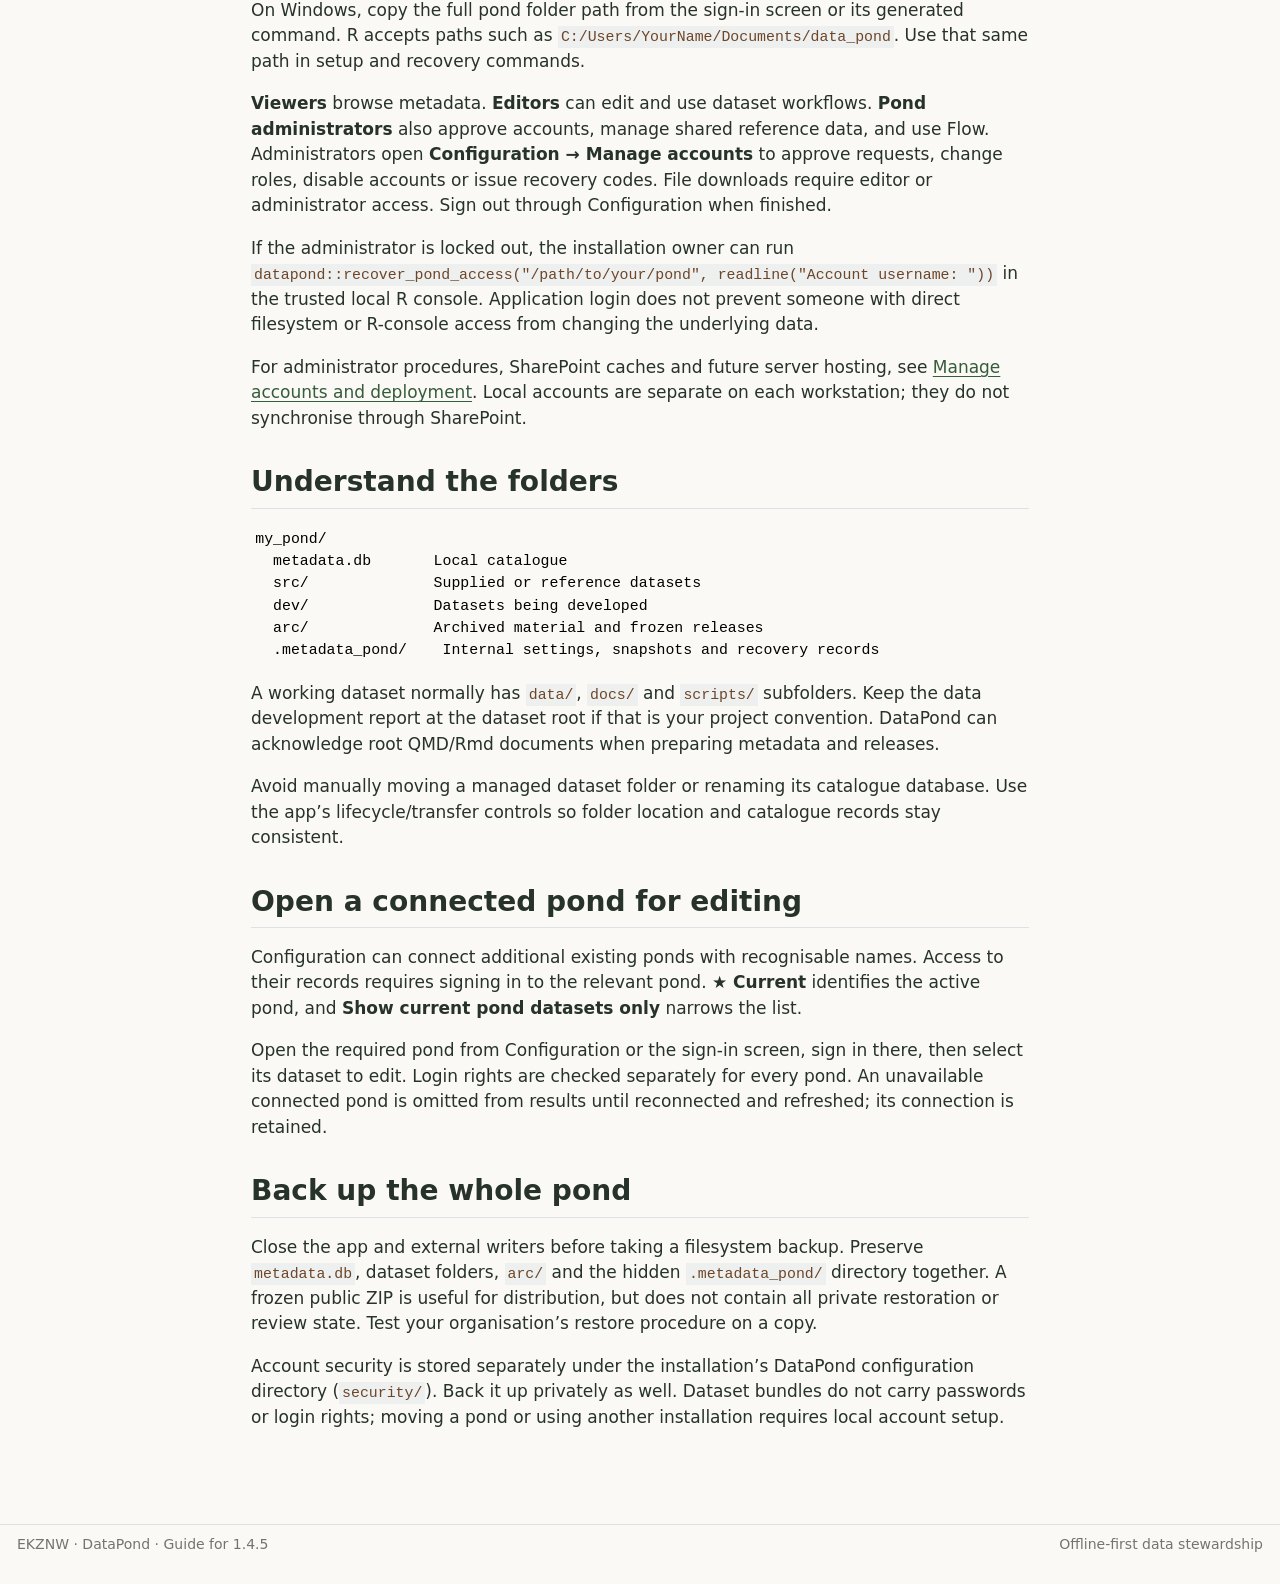
<file: inst/guide/first-pond.html>
<!DOCTYPE html>
<html xmlns="http://www.w3.org/1999/xhtml" lang="en-GB" xml:lang="en-GB"><head>

<meta charset="utf-8">
<meta name="generator" content="quarto-1.9.37">

<meta name="viewport" content="width=device-width, initial-scale=1.0, user-scalable=yes">


<title>Your first pond – DataPond guide</title>
<style>
/* Default styles provided by pandoc.
** See https://pandoc.org/MANUAL.html#variables-for-html for config info.
*/
code{white-space: pre-wrap;}
span.smallcaps{font-variant: small-caps;}
div.columns{display: flex; gap: min(4vw, 1.5em);}
div.column{flex: auto; overflow-x: auto;}
div.hanging-indent{margin-left: 1.5em; text-indent: -1.5em;}
ul.task-list{list-style: none;}
ul.task-list li input[type="checkbox"] {
  width: 0.8em;
  margin: 0 0.8em 0.2em -1em; /* quarto-specific, see https://github.com/quarto-dev/quarto-cli/issues/4556 */ 
  vertical-align: middle;
}
/* CSS for syntax highlighting */
html { -webkit-text-size-adjust: 100%; }
pre > code.sourceCode { white-space: pre; position: relative; }
pre > code.sourceCode > span { display: inline-block; line-height: 1.25; }
pre > code.sourceCode > span:empty { height: 1.2em; }
.sourceCode { overflow: visible; }
code.sourceCode > span { color: inherit; text-decoration: inherit; }
div.sourceCode { margin: 1em 0; }
pre.sourceCode { margin: 0; }
@media screen {
div.sourceCode { overflow: auto; }
}
@media print {
pre > code.sourceCode { white-space: pre-wrap; }
pre > code.sourceCode > span { text-indent: -5em; padding-left: 5em; }
}
pre.numberSource code
  { counter-reset: source-line 0; }
pre.numberSource code > span
  { position: relative; left: -4em; counter-increment: source-line; }
pre.numberSource code > span > a:first-child::before
  { content: counter(source-line);
    position: relative; left: -1em; text-align: right; vertical-align: baseline;
    border: none; display: inline-block;
    -webkit-touch-callout: none; -webkit-user-select: none;
    -khtml-user-select: none; -moz-user-select: none;
    -ms-user-select: none; user-select: none;
    padding: 0 4px; width: 4em;
  }
pre.numberSource { margin-left: 3em;  padding-left: 4px; }
div.sourceCode
  {   }
@media screen {
pre > code.sourceCode > span > a:first-child::before { text-decoration: underline; }
}
</style>


<script src="site_libs/quarto-nav/quarto-nav.js"></script>
<script src="site_libs/quarto-nav/headroom.min.js"></script>
<script src="site_libs/clipboard/clipboard.min.js"></script>
<script src="site_libs/quarto-search/autocomplete.umd.js"></script>
<script src="site_libs/quarto-search/fuse.min.js"></script>
<script src="site_libs/quarto-search/quarto-search.js"></script>
<meta name="quarto:offset" content="./">
<script src="site_libs/quarto-html/quarto.js" type="module"></script>
<script src="site_libs/quarto-html/tabsets/tabsets.js" type="module"></script>
<script src="site_libs/quarto-html/popper.min.js"></script>
<script src="site_libs/quarto-html/tippy.umd.min.js"></script>
<script src="site_libs/quarto-html/anchor.min.js"></script>
<link href="site_libs/quarto-html/tippy.css" rel="stylesheet">
<link href="site_libs/quarto-html/syntax-7f8f88aac4f3542376d5c11b86a4c14d.css" rel="stylesheet" id="quarto-text-highlighting-styles">
<script src="site_libs/bootstrap/bootstrap.min.js"></script>
<link href="site_libs/bootstrap/bootstrap-icons.css" rel="stylesheet">
<link href="site_libs/bootstrap/bootstrap-29452ab6f4fcb164c43f1a3ab0a1f1e9.min.css" rel="stylesheet" append-hash="true" id="quarto-bootstrap" data-mode="light">
<script id="quarto-search-options" type="application/json">{
  "location": "navbar",
  "copy-button": false,
  "collapse-after": 3,
  "panel-placement": "end",
  "type": "overlay",
  "limit": 50,
  "keyboard-shortcut": [
    "f",
    "/",
    "s"
  ],
  "language": {
    "search-no-results-text": "No results",
    "search-matching-documents-text": "matching documents",
    "search-copy-link-title": "Copy link to search",
    "search-hide-matches-text": "Hide additional matches",
    "search-more-match-text": "more match in this document",
    "search-more-matches-text": "more matches in this document",
    "search-clear-button-title": "Clear",
    "search-text-placeholder": "",
    "search-detached-cancel-button-title": "Cancel",
    "search-submit-button-title": "Submit",
    "search-label": "Search"
  }
}</script>


<link rel="stylesheet" href="assets/guide.css">
</head>

<body class="nav-sidebar docked nav-fixed quarto-light">

<div id="quarto-search-results"></div>
  <header id="quarto-header" class="headroom fixed-top">
    <nav class="navbar navbar-expand-lg " data-bs-theme="dark">
      <div class="navbar-container container-fluid">
      <div class="navbar-brand-container mx-auto">
    <a href="./index.html" class="navbar-brand navbar-brand-logo">
    <img src="./assets/datapond-logo.png" alt="" class="navbar-logo light-content">
    <img src="./assets/datapond-logo.png" alt="" class="navbar-logo dark-content">
    </a>
    <a class="navbar-brand" href="./index.html">
    <span class="navbar-title">DataPond guide</span>
    </a>
  </div>
            <div id="quarto-search" class="" title="Search"></div>
          <button class="navbar-toggler" type="button" data-bs-toggle="collapse" data-bs-target="#navbarCollapse" aria-controls="navbarCollapse" role="menu" aria-expanded="false" aria-label="Toggle navigation" onclick="if (window.quartoToggleHeadroom) { window.quartoToggleHeadroom(); }">
  <span class="navbar-toggler-icon"></span>
</button>
          <div class="collapse navbar-collapse" id="navbarCollapse">
            <ul class="navbar-nav navbar-nav-scroll me-auto">
  <li class="nav-item">
    <a class="nav-link active" href="./index.html" aria-current="page"> 
<span class="menu-text">Start here</span></a>
  </li>  
  <li class="nav-item">
    <a class="nav-link" href="./install.html"> 
<span class="menu-text">Install</span></a>
  </li>  
</ul>
            <ul class="navbar-nav navbar-nav-scroll ms-auto">
  <li class="nav-item">
    <a class="nav-link" href="./offline.html"> 
<span class="menu-text">Offline edition</span></a>
  </li>  
</ul>
          </div> <!-- /navcollapse -->
            <div class="quarto-navbar-tools">
</div>
      </div> <!-- /container-fluid -->
    </nav>
  <nav class="quarto-secondary-nav">
    <div class="container-fluid d-flex">
      <button type="button" class="quarto-btn-toggle btn" data-bs-toggle="collapse" role="button" data-bs-target=".quarto-sidebar-collapse-item" aria-controls="quarto-sidebar" aria-expanded="false" aria-label="Toggle sidebar navigation" onclick="if (window.quartoToggleHeadroom) { window.quartoToggleHeadroom(); }">
        <i class="bi bi-layout-text-sidebar-reverse"></i>
      </button>
        <nav class="quarto-page-breadcrumbs" aria-label="breadcrumb"><ol class="breadcrumb"><li class="breadcrumb-item"><a href="./install.html">Getting started</a></li><li class="breadcrumb-item"><a href="./first-pond.html">Your first pond</a></li></ol></nav>
        <a class="flex-grow-1" role="navigation" data-bs-toggle="collapse" data-bs-target=".quarto-sidebar-collapse-item" aria-controls="quarto-sidebar" aria-expanded="false" aria-label="Toggle sidebar navigation" onclick="if (window.quartoToggleHeadroom) { window.quartoToggleHeadroom(); }">      
        </a>
    </div>
  </nav>
</header>
<!-- content -->
<div id="quarto-content" class="quarto-container page-columns page-rows-contents page-layout-article page-navbar">
<!-- sidebar -->
  <nav id="quarto-sidebar" class="sidebar collapse collapse-horizontal quarto-sidebar-collapse-item sidebar-navigation docked overflow-auto">
    <div class="sidebar-menu-container"> 
    <ul class="list-unstyled mt-1">
        <li class="sidebar-item">
  <div class="sidebar-item-container"> 
  <a href="./index.html" class="sidebar-item-text sidebar-link">
 <span class="menu-text">Start here</span></a>
  </div>
</li>
        <li class="sidebar-item sidebar-item-section">
      <div class="sidebar-item-container"> 
            <a class="sidebar-item-text sidebar-link text-start" data-bs-toggle="collapse" data-bs-target="#quarto-sidebar-section-1" role="navigation" aria-expanded="true">
 <span class="menu-text">Getting started</span></a>
          <a class="sidebar-item-toggle text-start" data-bs-toggle="collapse" data-bs-target="#quarto-sidebar-section-1" role="navigation" aria-expanded="true" aria-label="Toggle section">
            <i class="bi bi-chevron-right ms-2"></i>
          </a> 
      </div>
      <ul id="quarto-sidebar-section-1" class="collapse list-unstyled sidebar-section depth1 show">  
          <li class="sidebar-item">
  <div class="sidebar-item-container"> 
  <a href="./install.html" class="sidebar-item-text sidebar-link">
 <span class="menu-text">Install DataPond</span></a>
  </div>
</li>
          <li class="sidebar-item">
  <div class="sidebar-item-container"> 
  <a href="./document-tools.html" class="sidebar-item-text sidebar-link">
 <span class="menu-text">Set up document tools</span></a>
  </div>
</li>
          <li class="sidebar-item">
  <div class="sidebar-item-container"> 
  <a href="./first-pond.html" class="sidebar-item-text sidebar-link active">
 <span class="menu-text">Your first pond</span></a>
  </div>
</li>
      </ul>
  </li>
        <li class="sidebar-item sidebar-item-section">
      <div class="sidebar-item-container"> 
            <a class="sidebar-item-text sidebar-link text-start" data-bs-toggle="collapse" data-bs-target="#quarto-sidebar-section-2" role="navigation" aria-expanded="true">
 <span class="menu-text">Working with datasets</span></a>
          <a class="sidebar-item-toggle text-start" data-bs-toggle="collapse" data-bs-target="#quarto-sidebar-section-2" role="navigation" aria-expanded="true" aria-label="Toggle section">
            <i class="bi bi-chevron-right ms-2"></i>
          </a> 
      </div>
      <ul id="quarto-sidebar-section-2" class="collapse list-unstyled sidebar-section depth1 show">  
          <li class="sidebar-item">
  <div class="sidebar-item-container"> 
  <a href="./dataset.html" class="sidebar-item-text sidebar-link">
 <span class="menu-text">Describe a dataset</span></a>
  </div>
</li>
          <li class="sidebar-item">
  <div class="sidebar-item-container"> 
  <a href="./lineage.html" class="sidebar-item-text sidebar-link">
 <span class="menu-text">Lineage and development reports</span></a>
  </div>
</li>
          <li class="sidebar-item">
  <div class="sidebar-item-container"> 
  <a href="./review.html" class="sidebar-item-text sidebar-link">
 <span class="menu-text">Transfer and metadata review</span></a>
  </div>
</li>
          <li class="sidebar-item">
  <div class="sidebar-item-container"> 
  <a href="./releases.html" class="sidebar-item-text sidebar-link">
 <span class="menu-text">Freeze, restore and use releases</span></a>
  </div>
</li>
      </ul>
  </li>
        <li class="sidebar-item sidebar-item-section">
      <div class="sidebar-item-container"> 
            <a class="sidebar-item-text sidebar-link text-start" data-bs-toggle="collapse" data-bs-target="#quarto-sidebar-section-3" role="navigation" aria-expanded="true">
 <span class="menu-text">Help and maintenance</span></a>
          <a class="sidebar-item-toggle text-start" data-bs-toggle="collapse" data-bs-target="#quarto-sidebar-section-3" role="navigation" aria-expanded="true" aria-label="Toggle section">
            <i class="bi bi-chevron-right ms-2"></i>
          </a> 
      </div>
      <ul id="quarto-sidebar-section-3" class="collapse list-unstyled sidebar-section depth1 show">  
          <li class="sidebar-item">
  <div class="sidebar-item-container"> 
  <a href="./access-management.html" class="sidebar-item-text sidebar-link">
 <span class="menu-text">Manage accounts and deployment</span></a>
  </div>
</li>
          <li class="sidebar-item">
  <div class="sidebar-item-container"> 
  <a href="./troubleshooting.html" class="sidebar-item-text sidebar-link">
 <span class="menu-text">Troubleshooting</span></a>
  </div>
</li>
          <li class="sidebar-item">
  <div class="sidebar-item-container"> 
  <a href="./maintaining.html" class="sidebar-item-text sidebar-link">
 <span class="menu-text">Edit and maintain this guide</span></a>
  </div>
</li>
      </ul>
  </li>
    </ul>
    </div>
</nav>
<div id="quarto-sidebar-glass" class="quarto-sidebar-collapse-item" data-bs-toggle="collapse" data-bs-target=".quarto-sidebar-collapse-item"></div>
<!-- margin-sidebar -->
    <div id="quarto-margin-sidebar" class="sidebar margin-sidebar">
        <nav id="TOC" role="doc-toc" class="toc-active">
    <h2 id="toc-title">On this page</h2>
   
  <ul class="collapse">
  <li><a href="#open-or-create-a-pond" id="toc-open-or-create-a-pond" class="nav-link active" data-scroll-target="#open-or-create-a-pond">Open or create a pond</a></li>
  <li><a href="#sign-in-or-request-access" id="toc-sign-in-or-request-access" class="nav-link" data-scroll-target="#sign-in-or-request-access">Sign in or request access</a></li>
  <li><a href="#understand-the-folders" id="toc-understand-the-folders" class="nav-link" data-scroll-target="#understand-the-folders">Understand the folders</a></li>
  <li><a href="#open-a-connected-pond-for-editing" id="toc-open-a-connected-pond-for-editing" class="nav-link" data-scroll-target="#open-a-connected-pond-for-editing">Open a connected pond for editing</a></li>
  <li><a href="#back-up-the-whole-pond" id="toc-back-up-the-whole-pond" class="nav-link" data-scroll-target="#back-up-the-whole-pond">Back up the whole pond</a></li>
  </ul>
</nav>
    </div>
<!-- main -->
<main class="content" id="quarto-document-content">

<header id="title-block-header" class="quarto-title-block default"><nav class="quarto-page-breadcrumbs quarto-title-breadcrumbs d-none d-lg-block" aria-label="breadcrumb"><ol class="breadcrumb"><li class="breadcrumb-item"><a href="./install.html">Getting started</a></li><li class="breadcrumb-item"><a href="./first-pond.html">Your first pond</a></li></ol></nav>
<div class="quarto-title">
<h1 class="title">Your first pond</h1>
</div>



<div class="quarto-title-meta">

    
  
    
  </div>
  


</header>


<section id="open-or-create-a-pond" class="level2">
<h2 class="anchored" data-anchor-id="open-or-create-a-pond">Open or create a pond</h2>
<p>On a fresh installation, the first screen offers <strong>Create new pond</strong> and <strong>Open existing pond</strong>. To create a pond, choose a parent location (the folder browser can create one), use the suggested <code>data_pond</code> name or enter a new folder name, check the displayed destination, then select <strong>Create new pond</strong>. To open a pond, select an existing DataPond folder or enter its path. DataPond does not create a pond until you choose <strong>Create new pond</strong>.</p>
<p>After signing in, open <strong>Configuration</strong> with the gear button. Under <strong>Pond management → Open or create a data pond</strong>, choose:</p>
<ul>
<li><strong>Open existing pond</strong> for a folder that already contains a DataPond catalogue. You can also enter its path under <strong>Open an existing pond by path</strong>.</li>
<li><strong>Create new pond</strong> for a new workspace. Choose its parent location and a new folder name, check the destination, then choose <strong>Create and open pond</strong>.</li>
</ul>
<p>Create a practice pond first if you are learning. Creating a pond does not copy datasets from another pond. For an unavailable existing drive, reconnect it and choose <strong>Retry opening pond</strong>; do not create a replacement pond at the missing mount location.</p>
</section>
<section id="sign-in-or-request-access" class="level2">
<h2 class="anchored" data-anchor-id="sign-in-or-request-access">Sign in or request access</h2>
<p>The workspace requires a local account for this pond. Choose <strong>Request access</strong> if you do not have one. An administrator verifies the request, chooses a role, and gives you a single-use activation code. Use <strong>Activate / recover access</strong> to set a passphrase of at least 15 characters, then sign in.</p>
<p>For the first administrator, run setup once in a separate local R console on the computer and OS account running DataPond. Enter the exact login username you want on the sign-in screen before copying the command. The screen lists people already in this pond, including those seeded into a new pond. Select your name if it appears; the copyable command fills in your <strong>person ID</strong>. The dropdown also shows a <strong>user ID</strong> where one exists, but the setup command needs the person ID. Being listed does not grant login access. If your name is absent, choose <strong>I am not listed — create a new person</strong>. The displayed command then creates your person record. For example:</p>
<div class="code-copy-outer-scaffold"><div class="sourceCode" id="cb1"><pre class="sourceCode r code-with-copy"><code class="sourceCode r"><span id="cb1-1"><a href="#cb1-1" aria-hidden="true" tabindex="-1"></a>code <span class="ot">&lt;-</span> datapond<span class="sc">::</span><span class="fu">setup_pond_access</span>(</span>
<span id="cb1-2"><a href="#cb1-2" aria-hidden="true" tabindex="-1"></a>  <span class="st">"/path/to/your/pond"</span>,</span>
<span id="cb1-3"><a href="#cb1-3" aria-hidden="true" tabindex="-1"></a>  <span class="at">username =</span> <span class="fu">readline</span>(<span class="st">"Login username: "</span>),</span>
<span id="cb1-4"><a href="#cb1-4" aria-hidden="true" tabindex="-1"></a>  <span class="at">first_name =</span> <span class="fu">readline</span>(<span class="st">"First name: "</span>),</span>
<span id="cb1-5"><a href="#cb1-5" aria-hidden="true" tabindex="-1"></a>  <span class="at">last_name =</span> <span class="fu">readline</span>(<span class="st">"Last name: "</span>)</span>
<span id="cb1-6"><a href="#cb1-6" aria-hidden="true" tabindex="-1"></a>)</span>
<span id="cb1-7"><a href="#cb1-7" aria-hidden="true" tabindex="-1"></a>code</span></code></pre></div><button title="Copy to Clipboard" class="code-copy-button"><i class="bi"></i></button></div>
<p>Keep the code private. It expires after 24 hours. To link an existing metadata person, use their verified <code>person_id</code> instead of supplying a new name. Existing seeded names do not automatically grant access.</p>
<p>When <code>setup_pond_access()</code> prints the code, return to DataPond, refresh the page, select <strong>Activate / recover access</strong>, enter the exact username used during setup and that code, and set a passphrase of at least 15 characters. You do not need to run <code>recover_pond_access()</code> to activate a new invitation. Recovery only issues another code for an existing active or invited account in the local account store for that pond and OS user. If recovery cannot find the username, check that the pond folder path matches the one used for setup and that you are using the same Windows account.</p>
<p>On Windows, copy the full pond folder path from the sign-in screen or its generated command. R accepts paths such as <code>C:/Users/YourName/Documents/data_pond</code>. Use that same path in setup and recovery commands.</p>
<p><strong>Viewers</strong> browse metadata. <strong>Editors</strong> can edit and use dataset workflows. <strong>Pond administrators</strong> also approve accounts, manage shared reference data, and use Flow. Administrators open <strong>Configuration → Manage accounts</strong> to approve requests, change roles, disable accounts or issue recovery codes. File downloads require editor or administrator access. Sign out through Configuration when finished.</p>
<p>If the administrator is locked out, the installation owner can run <code>datapond::recover_pond_access("/path/to/your/pond", readline("Account username: "))</code> in the trusted local R console. Application login does not prevent someone with direct filesystem or R-console access from changing the underlying data.</p>
<p>For administrator procedures, SharePoint caches and future server hosting, see <a href="./access-management.html">Manage accounts and deployment</a>. Local accounts are separate on each workstation; they do not synchronise through SharePoint.</p>
</section>
<section id="understand-the-folders" class="level2">
<h2 class="anchored" data-anchor-id="understand-the-folders">Understand the folders</h2>
<pre class="text"><code>my_pond/
  metadata.db       Local catalogue
  src/              Supplied or reference datasets
  dev/              Datasets being developed
  arc/              Archived material and frozen releases
  .metadata_pond/    Internal settings, snapshots and recovery records</code></pre>
<p>A working dataset normally has <code>data/</code>, <code>docs/</code> and <code>scripts/</code> subfolders. Keep the data development report at the dataset root if that is your project convention. DataPond can acknowledge root QMD/Rmd documents when preparing metadata and releases.</p>
<p>Avoid manually moving a managed dataset folder or renaming its catalogue database. Use the app’s lifecycle/transfer controls so folder location and catalogue records stay consistent.</p>
</section>
<section id="open-a-connected-pond-for-editing" class="level2">
<h2 class="anchored" data-anchor-id="open-a-connected-pond-for-editing">Open a connected pond for editing</h2>
<p>Configuration can connect additional existing ponds with recognisable names. Access to their records requires signing in to the relevant pond. <strong>★ Current</strong> identifies the active pond, and <strong>Show current pond datasets only</strong> narrows the list.</p>
<p>Open the required pond from Configuration or the sign-in screen, sign in there, then select its dataset to edit. Login rights are checked separately for every pond. An unavailable connected pond is omitted from results until reconnected and refreshed; its connection is retained.</p>
</section>
<section id="back-up-the-whole-pond" class="level2">
<h2 class="anchored" data-anchor-id="back-up-the-whole-pond">Back up the whole pond</h2>
<p>Close the app and external writers before taking a filesystem backup. Preserve <code>metadata.db</code>, dataset folders, <code>arc/</code> and the hidden <code>.metadata_pond/</code> directory together. A frozen public ZIP is useful for distribution, but does not contain all private restoration or review state. Test your organisation’s restore procedure on a copy.</p>
<p>Account security is stored separately under the installation’s DataPond configuration directory (<code>security/</code>). Back it up privately as well. Dataset bundles do not carry passwords or login rights; moving a pond or using another installation requires local account setup.</p>


</section>

</main> <!-- /main -->
<script>
document.addEventListener('DOMContentLoaded', () => {
  'use strict';
  // The guide stores only tick-box state. It never reads a pond or runs R.
  document.querySelectorAll('.guide-checklist').forEach(group => {
    const boxes = [...group.querySelectorAll('input[data-check]')];
    const status = document.createElement('small');
    status.setAttribute('role', 'status');
    group.append(status);
    let persistent = true;
    const key = box => 'datapond-guide-v1:' + box.dataset.check;
    const update = () => {
      status.textContent = `${boxes.filter(b => b.checked).length} of ${boxes.length} complete. ` +
        (persistent ? 'Ticks are saved in this browser where available; they do not change DataPond.' : 'Browser storage unavailable; ticks last for this page visit only.');
    };
    boxes.forEach(box => {
      try { box.checked = localStorage.getItem(key(box)) === 'true'; } catch (_) { persistent = false; }
      box.addEventListener('change', () => {
        try { localStorage.setItem(key(box), String(box.checked)); } catch (_) { persistent = false; }
        update();
      });
    });
    const reset = document.createElement('button');
    reset.type = 'button'; reset.textContent = 'Reset this checklist';
    reset.addEventListener('click', () => {
      boxes.forEach(box => {
        box.checked = false;
        try { localStorage.removeItem(key(box)); } catch (_) { persistent = false; }
      });
      update();
    });
    group.append(reset); update();
  });
  const search = document.getElementById('guide-search');
  if (!search) return;
  // Single-file edition: turn chapter links into local anchors, even when copied.
  const chapters = ['index', 'install', 'document-tools', 'first-pond', 'dataset', 'lineage', 'review', 'releases', 'access-management', 'troubleshooting', 'maintaining'];
  document.querySelectorAll('main a[href]').forEach(link => {
    const match = link.getAttribute('href').match(/^(?:\.\/)?([\w-]+)\.(?:qmd|html)(?:#(.*))?$/);
    if (match && chapters.includes(match[1])) link.setAttribute('href', '#' + (match[2] || match[1]));
  });
  const results = document.getElementById('guide-search-results');
  const status = document.getElementById('guide-search-status');
  const sections = [...document.querySelectorAll('main section[id]')].map(section => ({
    id: section.id,
    title: section.querySelector('h1,h2,h3')?.textContent.trim() || section.id,
    // Search direct section content, not all nested chapters a second time.
    text: [...section.children].filter(el => el.tagName !== 'SECTION').map(el => el.textContent).join(' ').toLowerCase()
  }));
  search.addEventListener('input', () => {
    const words = search.value.toLowerCase().trim().split(/\s+/).filter(Boolean);
    results.replaceChildren();
    if (!words.length) { status.textContent = 'Search all chapters without an internet connection.'; return; }
    const matches = sections.filter(section => words.every(word => section.text.includes(word)));
    matches.slice(0, 20).forEach(section => {
      const item = document.createElement('li'); const link = document.createElement('a');
      link.href = '#' + section.id; link.textContent = section.title;
      item.append(link); results.append(item);
    });
    status.textContent = matches.length ? `${matches.length} matching sections${matches.length > 20 ? ' (first 20 shown)' : ''}.` : 'No matching sections. Try a shorter phrase.';
  });
});
</script>
<script id="quarto-html-after-body" type="application/javascript">
  window.document.addEventListener("DOMContentLoaded", function (event) {
    const icon = "";
    const anchorJS = new window.AnchorJS();
    anchorJS.options = {
      placement: 'right',
      icon: icon
    };
    anchorJS.add('.anchored');
    const isCodeAnnotation = (el) => {
      for (const clz of el.classList) {
        if (clz.startsWith('code-annotation-')) {                     
          return true;
        }
      }
      return false;
    }
    const onCopySuccess = function(e) {
      // button target
      const button = e.trigger;
      // don't keep focus
      button.blur();
      // flash "checked"
      button.classList.add('code-copy-button-checked');
      var currentTitle = button.getAttribute("title");
      button.setAttribute("title", "Copied!");
      let tooltip;
      if (window.bootstrap) {
        button.setAttribute("data-bs-toggle", "tooltip");
        button.setAttribute("data-bs-placement", "left");
        button.setAttribute("data-bs-title", "Copied!");
        tooltip = new bootstrap.Tooltip(button, 
          { trigger: "manual", 
            customClass: "code-copy-button-tooltip",
            offset: [0, -8]});
        tooltip.show();    
      }
      setTimeout(function() {
        if (tooltip) {
          tooltip.hide();
          button.removeAttribute("data-bs-title");
          button.removeAttribute("data-bs-toggle");
          button.removeAttribute("data-bs-placement");
        }
        button.setAttribute("title", currentTitle);
        button.classList.remove('code-copy-button-checked');
      }, 1000);
      // clear code selection
      e.clearSelection();
    }
    const getTextToCopy = function(trigger) {
      const outerScaffold = trigger.parentElement.cloneNode(true);
      const codeEl = outerScaffold.querySelector('code');
      for (const childEl of codeEl.children) {
        if (isCodeAnnotation(childEl)) {
          childEl.remove();
        }
      }
      return codeEl.innerText;
    }
    const clipboard = new window.ClipboardJS('.code-copy-button:not([data-in-quarto-modal])', {
      text: getTextToCopy
    });
    clipboard.on('success', onCopySuccess);
    if (window.document.getElementById('quarto-embedded-source-code-modal')) {
      const clipboardModal = new window.ClipboardJS('.code-copy-button[data-in-quarto-modal]', {
        text: getTextToCopy,
        container: window.document.getElementById('quarto-embedded-source-code-modal')
      });
      clipboardModal.on('success', onCopySuccess);
    }
      var localhostRegex = new RegExp(/^(?:http|https):\/\/localhost\:?[0-9]*\//);
      var mailtoRegex = new RegExp(/^mailto:/);
        var filterRegex = new RegExp('/' + window.location.host + '/');
      var isInternal = (href) => {
          return filterRegex.test(href) || localhostRegex.test(href) || mailtoRegex.test(href);
      }
      // Inspect non-navigation links and adorn them if external
     var links = window.document.querySelectorAll('a[href]:not(.nav-link):not(.navbar-brand):not(.toc-action):not(.sidebar-link):not(.sidebar-item-toggle):not(.pagination-link):not(.no-external):not([aria-hidden]):not(.dropdown-item):not(.quarto-navigation-tool):not(.about-link)');
      for (var i=0; i<links.length; i++) {
        const link = links[i];
        if (!isInternal(link.href)) {
          // undo the damage that might have been done by quarto-nav.js in the case of
          // links that we want to consider external
          if (link.dataset.originalHref !== undefined) {
            link.href = link.dataset.originalHref;
          }
        }
      }
    function tippyHover(el, contentFn, onTriggerFn, onUntriggerFn) {
      const config = {
        allowHTML: true,
        maxWidth: 500,
        delay: 100,
        arrow: false,
        appendTo: function(el) {
            return el.parentElement;
        },
        interactive: true,
        interactiveBorder: 10,
        theme: 'quarto',
        placement: 'bottom-start',
      };
      if (contentFn) {
        config.content = contentFn;
      }
      if (onTriggerFn) {
        config.onTrigger = onTriggerFn;
      }
      if (onUntriggerFn) {
        config.onUntrigger = onUntriggerFn;
      }
      window.tippy(el, config); 
    }
    const noterefs = window.document.querySelectorAll('a[role="doc-noteref"]');
    for (var i=0; i<noterefs.length; i++) {
      const ref = noterefs[i];
      tippyHover(ref, function() {
        // use id or data attribute instead here
        let href = ref.getAttribute('data-footnote-href') || ref.getAttribute('href');
        try { href = new URL(href).hash; } catch {}
        const id = href.replace(/^#\/?/, "");
        const note = window.document.getElementById(id);
        if (note) {
          return note.innerHTML;
        } else {
          return "";
        }
      });
    }
    const xrefs = window.document.querySelectorAll('a.quarto-xref');
    const processXRef = (id, note) => {
      // Strip column container classes
      const stripColumnClz = (el) => {
        el.classList.remove("page-full", "page-columns");
        if (el.children) {
          for (const child of el.children) {
            stripColumnClz(child);
          }
        }
      }
      stripColumnClz(note)
      if (id === null || id.startsWith('sec-')) {
        // Special case sections, only their first couple elements
        const container = document.createElement("div");
        if (note.children && note.children.length > 2) {
          container.appendChild(note.children[0].cloneNode(true));
          for (let i = 1; i < note.children.length; i++) {
            const child = note.children[i];
            if (child.tagName === "P" && child.innerText === "") {
              continue;
            } else {
              container.appendChild(child.cloneNode(true));
              break;
            }
          }
          if (window.Quarto?.typesetMath) {
            window.Quarto.typesetMath(container);
          }
          return container.innerHTML
        } else {
          if (window.Quarto?.typesetMath) {
            window.Quarto.typesetMath(note);
          }
          return note.innerHTML;
        }
      } else {
        // Remove any anchor links if they are present
        const anchorLink = note.querySelector('a.anchorjs-link');
        if (anchorLink) {
          anchorLink.remove();
        }
        if (window.Quarto?.typesetMath) {
          window.Quarto.typesetMath(note);
        }
        if (note.classList.contains("callout")) {
          return note.outerHTML;
        } else {
          return note.innerHTML;
        }
      }
    }
    for (var i=0; i<xrefs.length; i++) {
      const xref = xrefs[i];
      tippyHover(xref, undefined, function(instance) {
        instance.disable();
        let url = xref.getAttribute('href');
        let hash = undefined; 
        if (url.startsWith('#')) {
          hash = url;
        } else {
          try { hash = new URL(url).hash; } catch {}
        }
        if (hash) {
          const id = hash.replace(/^#\/?/, "");
          const note = window.document.getElementById(id);
          if (note !== null) {
            try {
              const html = processXRef(id, note.cloneNode(true));
              instance.setContent(html);
            } finally {
              instance.enable();
              instance.show();
            }
          } else {
            // See if we can fetch this
            fetch(url.split('#')[0])
            .then(res => res.text())
            .then(html => {
              const parser = new DOMParser();
              const htmlDoc = parser.parseFromString(html, "text/html");
              const note = htmlDoc.getElementById(id);
              if (note !== null) {
                const html = processXRef(id, note);
                instance.setContent(html);
              } 
            }).finally(() => {
              instance.enable();
              instance.show();
            });
          }
        } else {
          // See if we can fetch a full url (with no hash to target)
          // This is a special case and we should probably do some content thinning / targeting
          fetch(url)
          .then(res => res.text())
          .then(html => {
            const parser = new DOMParser();
            const htmlDoc = parser.parseFromString(html, "text/html");
            const note = htmlDoc.querySelector('main.content');
            if (note !== null) {
              // This should only happen for chapter cross references
              // (since there is no id in the URL)
              // remove the first header
              if (note.children.length > 0 && note.children[0].tagName === "HEADER") {
                note.children[0].remove();
              }
              const html = processXRef(null, note);
              instance.setContent(html);
            } 
          }).finally(() => {
            instance.enable();
            instance.show();
          });
        }
      }, function(instance) {
      });
    }
        let selectedAnnoteEl;
        const selectorForAnnotation = ( cell, annotation) => {
          let cellAttr = 'data-code-cell="' + cell + '"';
          let lineAttr = 'data-code-annotation="' +  annotation + '"';
          const selector = 'span[' + cellAttr + '][' + lineAttr + ']';
          return selector;
        }
        const selectCodeLines = (annoteEl) => {
          const doc = window.document;
          const targetCell = annoteEl.getAttribute("data-target-cell");
          const targetAnnotation = annoteEl.getAttribute("data-target-annotation");
          const annoteSpan = window.document.querySelector(selectorForAnnotation(targetCell, targetAnnotation));
          const lines = annoteSpan.getAttribute("data-code-lines").split(",");
          const lineIds = lines.map((line) => {
            return targetCell + "-" + line;
          })
          let top = null;
          let height = null;
          let parent = null;
          if (lineIds.length > 0) {
              //compute the position of the single el (top and bottom and make a div)
              const el = window.document.getElementById(lineIds[0]);
              top = el.offsetTop;
              height = el.offsetHeight;
              parent = el.parentElement.parentElement;
            if (lineIds.length > 1) {
              const lastEl = window.document.getElementById(lineIds[lineIds.length - 1]);
              const bottom = lastEl.offsetTop + lastEl.offsetHeight;
              height = bottom - top;
            }
            if (top !== null && height !== null && parent !== null) {
              // cook up a div (if necessary) and position it 
              let div = window.document.getElementById("code-annotation-line-highlight");
              if (div === null) {
                div = window.document.createElement("div");
                div.setAttribute("id", "code-annotation-line-highlight");
                div.style.position = 'absolute';
                parent.appendChild(div);
              }
              div.style.top = top - 2 + "px";
              div.style.height = height + 4 + "px";
              div.style.left = 0;
              let gutterDiv = window.document.getElementById("code-annotation-line-highlight-gutter");
              if (gutterDiv === null) {
                gutterDiv = window.document.createElement("div");
                gutterDiv.setAttribute("id", "code-annotation-line-highlight-gutter");
                gutterDiv.style.position = 'absolute';
                const codeCell = window.document.getElementById(targetCell);
                const gutter = codeCell.querySelector('.code-annotation-gutter');
                gutter.appendChild(gutterDiv);
              }
              gutterDiv.style.top = top - 2 + "px";
              gutterDiv.style.height = height + 4 + "px";
            }
            selectedAnnoteEl = annoteEl;
          }
        };
        const unselectCodeLines = () => {
          const elementsIds = ["code-annotation-line-highlight", "code-annotation-line-highlight-gutter"];
          elementsIds.forEach((elId) => {
            const div = window.document.getElementById(elId);
            if (div) {
              div.remove();
            }
          });
          selectedAnnoteEl = undefined;
        };
          // Handle positioning of the toggle
      window.addEventListener(
        "resize",
        throttle(() => {
          elRect = undefined;
          if (selectedAnnoteEl) {
            selectCodeLines(selectedAnnoteEl);
          }
        }, 10)
      );
      function throttle(fn, ms) {
      let throttle = false;
      let timer;
        return (...args) => {
          if(!throttle) { // first call gets through
              fn.apply(this, args);
              throttle = true;
          } else { // all the others get throttled
              if(timer) clearTimeout(timer); // cancel #2
              timer = setTimeout(() => {
                fn.apply(this, args);
                timer = throttle = false;
              }, ms);
          }
        };
      }
        // Attach click handler to the DT
        const annoteDls = window.document.querySelectorAll('dt[data-target-cell]');
        for (const annoteDlNode of annoteDls) {
          annoteDlNode.addEventListener('click', (event) => {
            const clickedEl = event.target;
            if (clickedEl !== selectedAnnoteEl) {
              unselectCodeLines();
              const activeEl = window.document.querySelector('dt[data-target-cell].code-annotation-active');
              if (activeEl) {
                activeEl.classList.remove('code-annotation-active');
              }
              selectCodeLines(clickedEl);
              clickedEl.classList.add('code-annotation-active');
            } else {
              // Unselect the line
              unselectCodeLines();
              clickedEl.classList.remove('code-annotation-active');
            }
          });
        }
    const findCites = (el) => {
      const parentEl = el.parentElement;
      if (parentEl) {
        const cites = parentEl.dataset.cites;
        if (cites) {
          return {
            el,
            cites: cites.split(' ')
          };
        } else {
          return findCites(el.parentElement)
        }
      } else {
        return undefined;
      }
    };
    var bibliorefs = window.document.querySelectorAll('a[role="doc-biblioref"]');
    for (var i=0; i<bibliorefs.length; i++) {
      const ref = bibliorefs[i];
      const citeInfo = findCites(ref);
      if (citeInfo) {
        tippyHover(citeInfo.el, function() {
          var popup = window.document.createElement('div');
          citeInfo.cites.forEach(function(cite) {
            var citeDiv = window.document.createElement('div');
            citeDiv.classList.add('hanging-indent');
            citeDiv.classList.add('csl-entry');
            var biblioDiv = window.document.getElementById('ref-' + cite);
            if (biblioDiv) {
              citeDiv.innerHTML = biblioDiv.innerHTML;
            }
            popup.appendChild(citeDiv);
          });
          return popup.innerHTML;
        });
      }
    }
  });
  </script>
</div> <!-- /content -->
<footer class="footer">
  <div class="nav-footer">
    <div class="nav-footer-left">
<p>EKZNW · DataPond · Guide for 1.4.5</p>
</div>   
    <div class="nav-footer-center">
      &nbsp;
    </div>
    <div class="nav-footer-right">
<p>Offline-first data stewardship</p>
</div>
  </div>
</footer>




</body></html>
</file>
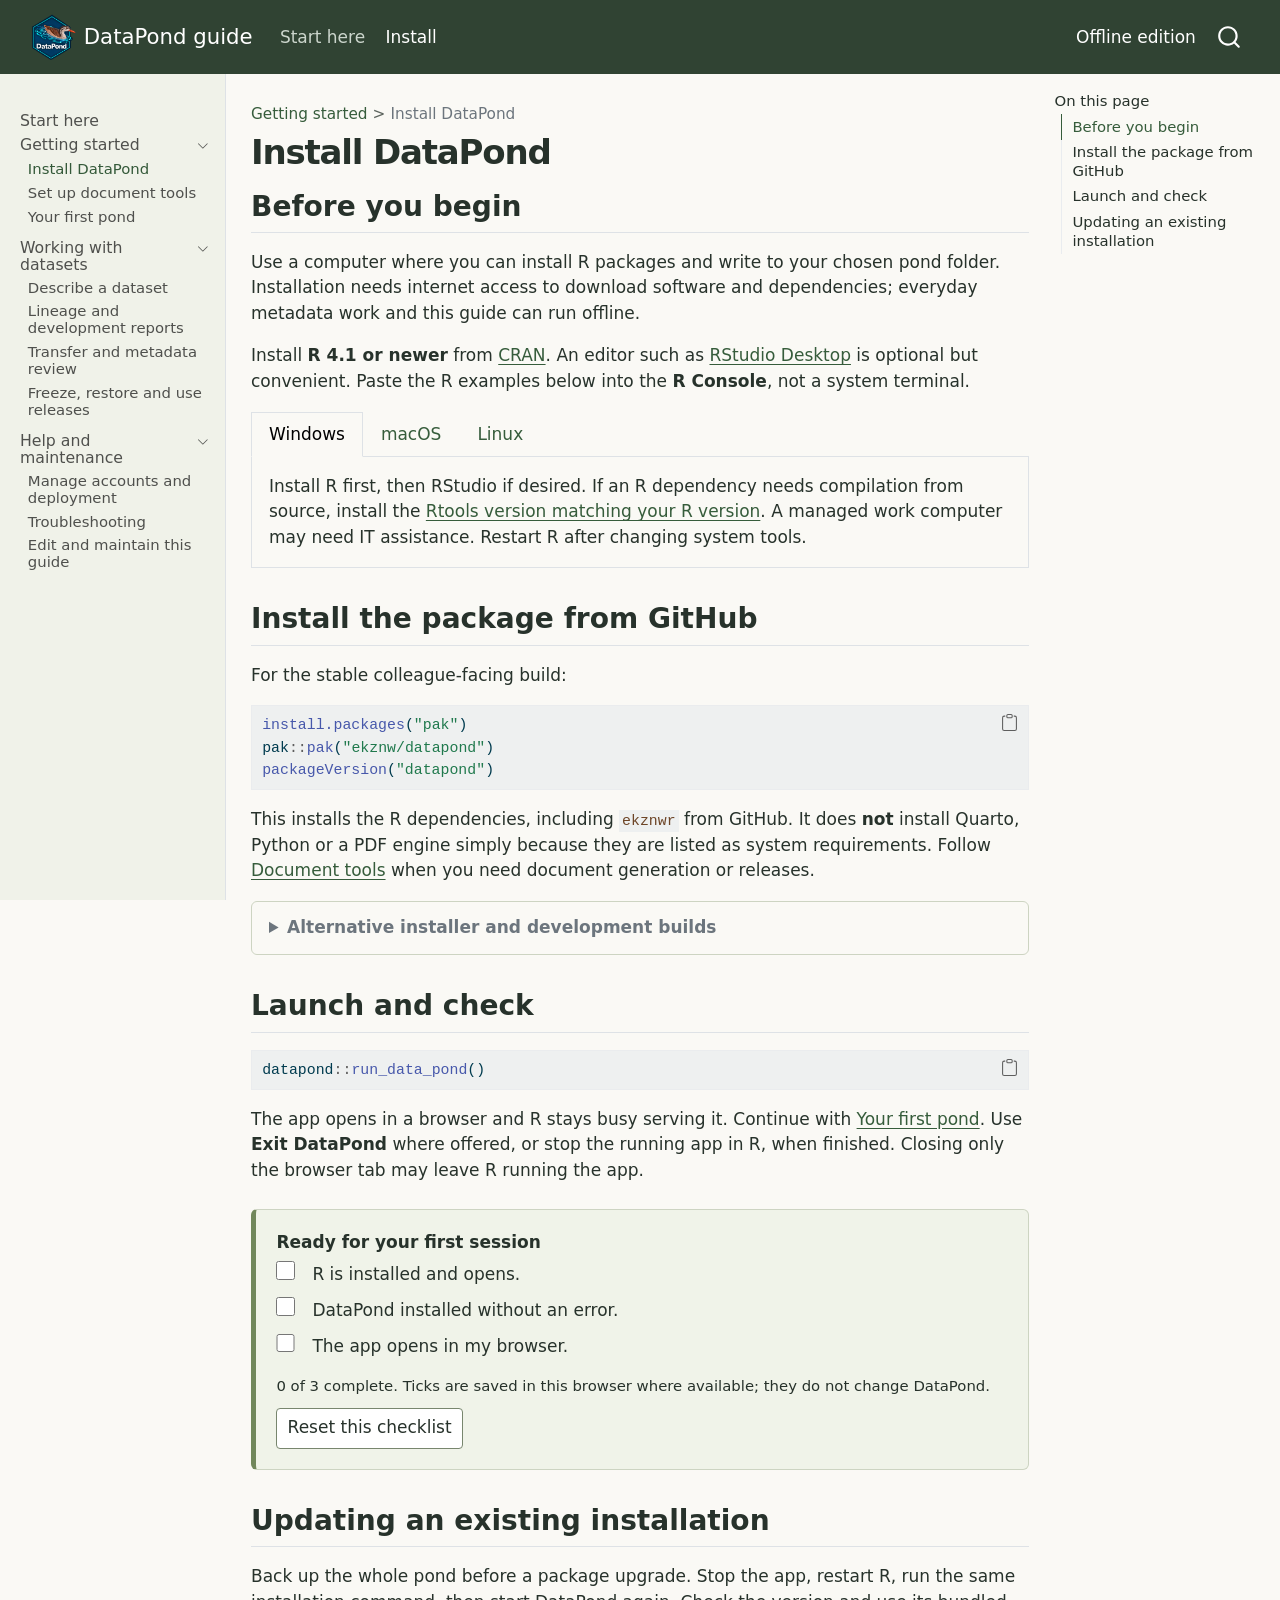
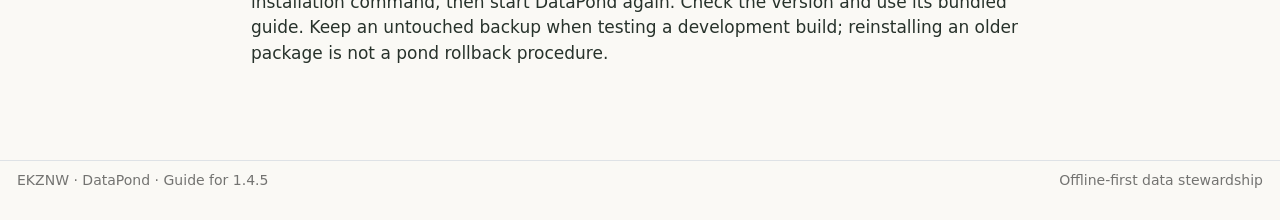
<file: inst/guide/install.html>
<!DOCTYPE html>
<html xmlns="http://www.w3.org/1999/xhtml" lang="en-GB" xml:lang="en-GB"><head>

<meta charset="utf-8">
<meta name="generator" content="quarto-1.9.37">

<meta name="viewport" content="width=device-width, initial-scale=1.0, user-scalable=yes">


<title>Install DataPond – DataPond guide</title>
<style>
/* Default styles provided by pandoc.
** See https://pandoc.org/MANUAL.html#variables-for-html for config info.
*/
code{white-space: pre-wrap;}
span.smallcaps{font-variant: small-caps;}
div.columns{display: flex; gap: min(4vw, 1.5em);}
div.column{flex: auto; overflow-x: auto;}
div.hanging-indent{margin-left: 1.5em; text-indent: -1.5em;}
ul.task-list{list-style: none;}
ul.task-list li input[type="checkbox"] {
  width: 0.8em;
  margin: 0 0.8em 0.2em -1em; /* quarto-specific, see https://github.com/quarto-dev/quarto-cli/issues/4556 */ 
  vertical-align: middle;
}
/* CSS for syntax highlighting */
html { -webkit-text-size-adjust: 100%; }
pre > code.sourceCode { white-space: pre; position: relative; }
pre > code.sourceCode > span { display: inline-block; line-height: 1.25; }
pre > code.sourceCode > span:empty { height: 1.2em; }
.sourceCode { overflow: visible; }
code.sourceCode > span { color: inherit; text-decoration: inherit; }
div.sourceCode { margin: 1em 0; }
pre.sourceCode { margin: 0; }
@media screen {
div.sourceCode { overflow: auto; }
}
@media print {
pre > code.sourceCode { white-space: pre-wrap; }
pre > code.sourceCode > span { text-indent: -5em; padding-left: 5em; }
}
pre.numberSource code
  { counter-reset: source-line 0; }
pre.numberSource code > span
  { position: relative; left: -4em; counter-increment: source-line; }
pre.numberSource code > span > a:first-child::before
  { content: counter(source-line);
    position: relative; left: -1em; text-align: right; vertical-align: baseline;
    border: none; display: inline-block;
    -webkit-touch-callout: none; -webkit-user-select: none;
    -khtml-user-select: none; -moz-user-select: none;
    -ms-user-select: none; user-select: none;
    padding: 0 4px; width: 4em;
  }
pre.numberSource { margin-left: 3em;  padding-left: 4px; }
div.sourceCode
  {   }
@media screen {
pre > code.sourceCode > span > a:first-child::before { text-decoration: underline; }
}
</style>


<script src="site_libs/quarto-nav/quarto-nav.js"></script>
<script src="site_libs/quarto-nav/headroom.min.js"></script>
<script src="site_libs/clipboard/clipboard.min.js"></script>
<script src="site_libs/quarto-search/autocomplete.umd.js"></script>
<script src="site_libs/quarto-search/fuse.min.js"></script>
<script src="site_libs/quarto-search/quarto-search.js"></script>
<meta name="quarto:offset" content="./">
<script src="site_libs/quarto-html/quarto.js" type="module"></script>
<script src="site_libs/quarto-html/tabsets/tabsets.js" type="module"></script>
<script src="site_libs/quarto-html/popper.min.js"></script>
<script src="site_libs/quarto-html/tippy.umd.min.js"></script>
<script src="site_libs/quarto-html/anchor.min.js"></script>
<link href="site_libs/quarto-html/tippy.css" rel="stylesheet">
<link href="site_libs/quarto-html/syntax-7f8f88aac4f3542376d5c11b86a4c14d.css" rel="stylesheet" id="quarto-text-highlighting-styles">
<script src="site_libs/bootstrap/bootstrap.min.js"></script>
<link href="site_libs/bootstrap/bootstrap-icons.css" rel="stylesheet">
<link href="site_libs/bootstrap/bootstrap-29452ab6f4fcb164c43f1a3ab0a1f1e9.min.css" rel="stylesheet" append-hash="true" id="quarto-bootstrap" data-mode="light">
<script id="quarto-search-options" type="application/json">{
  "location": "navbar",
  "copy-button": false,
  "collapse-after": 3,
  "panel-placement": "end",
  "type": "overlay",
  "limit": 50,
  "keyboard-shortcut": [
    "f",
    "/",
    "s"
  ],
  "language": {
    "search-no-results-text": "No results",
    "search-matching-documents-text": "matching documents",
    "search-copy-link-title": "Copy link to search",
    "search-hide-matches-text": "Hide additional matches",
    "search-more-match-text": "more match in this document",
    "search-more-matches-text": "more matches in this document",
    "search-clear-button-title": "Clear",
    "search-text-placeholder": "",
    "search-detached-cancel-button-title": "Cancel",
    "search-submit-button-title": "Submit",
    "search-label": "Search"
  }
}</script>


<link rel="stylesheet" href="assets/guide.css">
</head>

<body class="nav-sidebar docked nav-fixed quarto-light">

<div id="quarto-search-results"></div>
  <header id="quarto-header" class="headroom fixed-top">
    <nav class="navbar navbar-expand-lg " data-bs-theme="dark">
      <div class="navbar-container container-fluid">
      <div class="navbar-brand-container mx-auto">
    <a href="./index.html" class="navbar-brand navbar-brand-logo">
    <img src="./assets/datapond-logo.png" alt="" class="navbar-logo light-content">
    <img src="./assets/datapond-logo.png" alt="" class="navbar-logo dark-content">
    </a>
    <a class="navbar-brand" href="./index.html">
    <span class="navbar-title">DataPond guide</span>
    </a>
  </div>
            <div id="quarto-search" class="" title="Search"></div>
          <button class="navbar-toggler" type="button" data-bs-toggle="collapse" data-bs-target="#navbarCollapse" aria-controls="navbarCollapse" role="menu" aria-expanded="false" aria-label="Toggle navigation" onclick="if (window.quartoToggleHeadroom) { window.quartoToggleHeadroom(); }">
  <span class="navbar-toggler-icon"></span>
</button>
          <div class="collapse navbar-collapse" id="navbarCollapse">
            <ul class="navbar-nav navbar-nav-scroll me-auto">
  <li class="nav-item">
    <a class="nav-link active" href="./index.html" aria-current="page"> 
<span class="menu-text">Start here</span></a>
  </li>  
  <li class="nav-item">
    <a class="nav-link" href="./install.html"> 
<span class="menu-text">Install</span></a>
  </li>  
</ul>
            <ul class="navbar-nav navbar-nav-scroll ms-auto">
  <li class="nav-item">
    <a class="nav-link" href="./offline.html"> 
<span class="menu-text">Offline edition</span></a>
  </li>  
</ul>
          </div> <!-- /navcollapse -->
            <div class="quarto-navbar-tools">
</div>
      </div> <!-- /container-fluid -->
    </nav>
  <nav class="quarto-secondary-nav">
    <div class="container-fluid d-flex">
      <button type="button" class="quarto-btn-toggle btn" data-bs-toggle="collapse" role="button" data-bs-target=".quarto-sidebar-collapse-item" aria-controls="quarto-sidebar" aria-expanded="false" aria-label="Toggle sidebar navigation" onclick="if (window.quartoToggleHeadroom) { window.quartoToggleHeadroom(); }">
        <i class="bi bi-layout-text-sidebar-reverse"></i>
      </button>
        <nav class="quarto-page-breadcrumbs" aria-label="breadcrumb"><ol class="breadcrumb"><li class="breadcrumb-item"><a href="./install.html">Getting started</a></li><li class="breadcrumb-item"><a href="./install.html">Install DataPond</a></li></ol></nav>
        <a class="flex-grow-1" role="navigation" data-bs-toggle="collapse" data-bs-target=".quarto-sidebar-collapse-item" aria-controls="quarto-sidebar" aria-expanded="false" aria-label="Toggle sidebar navigation" onclick="if (window.quartoToggleHeadroom) { window.quartoToggleHeadroom(); }">      
        </a>
    </div>
  </nav>
</header>
<!-- content -->
<div id="quarto-content" class="quarto-container page-columns page-rows-contents page-layout-article page-navbar">
<!-- sidebar -->
  <nav id="quarto-sidebar" class="sidebar collapse collapse-horizontal quarto-sidebar-collapse-item sidebar-navigation docked overflow-auto">
    <div class="sidebar-menu-container"> 
    <ul class="list-unstyled mt-1">
        <li class="sidebar-item">
  <div class="sidebar-item-container"> 
  <a href="./index.html" class="sidebar-item-text sidebar-link">
 <span class="menu-text">Start here</span></a>
  </div>
</li>
        <li class="sidebar-item sidebar-item-section">
      <div class="sidebar-item-container"> 
            <a class="sidebar-item-text sidebar-link text-start" data-bs-toggle="collapse" data-bs-target="#quarto-sidebar-section-1" role="navigation" aria-expanded="true">
 <span class="menu-text">Getting started</span></a>
          <a class="sidebar-item-toggle text-start" data-bs-toggle="collapse" data-bs-target="#quarto-sidebar-section-1" role="navigation" aria-expanded="true" aria-label="Toggle section">
            <i class="bi bi-chevron-right ms-2"></i>
          </a> 
      </div>
      <ul id="quarto-sidebar-section-1" class="collapse list-unstyled sidebar-section depth1 show">  
          <li class="sidebar-item">
  <div class="sidebar-item-container"> 
  <a href="./install.html" class="sidebar-item-text sidebar-link active">
 <span class="menu-text">Install DataPond</span></a>
  </div>
</li>
          <li class="sidebar-item">
  <div class="sidebar-item-container"> 
  <a href="./document-tools.html" class="sidebar-item-text sidebar-link">
 <span class="menu-text">Set up document tools</span></a>
  </div>
</li>
          <li class="sidebar-item">
  <div class="sidebar-item-container"> 
  <a href="./first-pond.html" class="sidebar-item-text sidebar-link">
 <span class="menu-text">Your first pond</span></a>
  </div>
</li>
      </ul>
  </li>
        <li class="sidebar-item sidebar-item-section">
      <div class="sidebar-item-container"> 
            <a class="sidebar-item-text sidebar-link text-start" data-bs-toggle="collapse" data-bs-target="#quarto-sidebar-section-2" role="navigation" aria-expanded="true">
 <span class="menu-text">Working with datasets</span></a>
          <a class="sidebar-item-toggle text-start" data-bs-toggle="collapse" data-bs-target="#quarto-sidebar-section-2" role="navigation" aria-expanded="true" aria-label="Toggle section">
            <i class="bi bi-chevron-right ms-2"></i>
          </a> 
      </div>
      <ul id="quarto-sidebar-section-2" class="collapse list-unstyled sidebar-section depth1 show">  
          <li class="sidebar-item">
  <div class="sidebar-item-container"> 
  <a href="./dataset.html" class="sidebar-item-text sidebar-link">
 <span class="menu-text">Describe a dataset</span></a>
  </div>
</li>
          <li class="sidebar-item">
  <div class="sidebar-item-container"> 
  <a href="./lineage.html" class="sidebar-item-text sidebar-link">
 <span class="menu-text">Lineage and development reports</span></a>
  </div>
</li>
          <li class="sidebar-item">
  <div class="sidebar-item-container"> 
  <a href="./review.html" class="sidebar-item-text sidebar-link">
 <span class="menu-text">Transfer and metadata review</span></a>
  </div>
</li>
          <li class="sidebar-item">
  <div class="sidebar-item-container"> 
  <a href="./releases.html" class="sidebar-item-text sidebar-link">
 <span class="menu-text">Freeze, restore and use releases</span></a>
  </div>
</li>
      </ul>
  </li>
        <li class="sidebar-item sidebar-item-section">
      <div class="sidebar-item-container"> 
            <a class="sidebar-item-text sidebar-link text-start" data-bs-toggle="collapse" data-bs-target="#quarto-sidebar-section-3" role="navigation" aria-expanded="true">
 <span class="menu-text">Help and maintenance</span></a>
          <a class="sidebar-item-toggle text-start" data-bs-toggle="collapse" data-bs-target="#quarto-sidebar-section-3" role="navigation" aria-expanded="true" aria-label="Toggle section">
            <i class="bi bi-chevron-right ms-2"></i>
          </a> 
      </div>
      <ul id="quarto-sidebar-section-3" class="collapse list-unstyled sidebar-section depth1 show">  
          <li class="sidebar-item">
  <div class="sidebar-item-container"> 
  <a href="./access-management.html" class="sidebar-item-text sidebar-link">
 <span class="menu-text">Manage accounts and deployment</span></a>
  </div>
</li>
          <li class="sidebar-item">
  <div class="sidebar-item-container"> 
  <a href="./troubleshooting.html" class="sidebar-item-text sidebar-link">
 <span class="menu-text">Troubleshooting</span></a>
  </div>
</li>
          <li class="sidebar-item">
  <div class="sidebar-item-container"> 
  <a href="./maintaining.html" class="sidebar-item-text sidebar-link">
 <span class="menu-text">Edit and maintain this guide</span></a>
  </div>
</li>
      </ul>
  </li>
    </ul>
    </div>
</nav>
<div id="quarto-sidebar-glass" class="quarto-sidebar-collapse-item" data-bs-toggle="collapse" data-bs-target=".quarto-sidebar-collapse-item"></div>
<!-- margin-sidebar -->
    <div id="quarto-margin-sidebar" class="sidebar margin-sidebar">
        <nav id="TOC" role="doc-toc" class="toc-active">
    <h2 id="toc-title">On this page</h2>
   
  <ul class="collapse">
  <li><a href="#before-you-begin" id="toc-before-you-begin" class="nav-link active" data-scroll-target="#before-you-begin">Before you begin</a></li>
  <li><a href="#install-the-package-from-github" id="toc-install-the-package-from-github" class="nav-link" data-scroll-target="#install-the-package-from-github">Install the package from GitHub</a></li>
  <li><a href="#launch-and-check" id="toc-launch-and-check" class="nav-link" data-scroll-target="#launch-and-check">Launch and check</a></li>
  <li><a href="#updating-an-existing-installation" id="toc-updating-an-existing-installation" class="nav-link" data-scroll-target="#updating-an-existing-installation">Updating an existing installation</a></li>
  </ul>
</nav>
    </div>
<!-- main -->
<main class="content" id="quarto-document-content">

<header id="title-block-header" class="quarto-title-block default"><nav class="quarto-page-breadcrumbs quarto-title-breadcrumbs d-none d-lg-block" aria-label="breadcrumb"><ol class="breadcrumb"><li class="breadcrumb-item"><a href="./install.html">Getting started</a></li><li class="breadcrumb-item"><a href="./install.html">Install DataPond</a></li></ol></nav>
<div class="quarto-title">
<h1 class="title">Install DataPond</h1>
</div>



<div class="quarto-title-meta">

    
  
    
  </div>
  


</header>


<section id="before-you-begin" class="level2">
<h2 class="anchored" data-anchor-id="before-you-begin">Before you begin</h2>
<p>Use a computer where you can install R packages and write to your chosen pond folder. Installation needs internet access to download software and dependencies; everyday metadata work and this guide can run offline.</p>
<p>Install <strong>R 4.1 or newer</strong> from <a href="https://cran.r-project.org/">CRAN</a>. An editor such as <a href="https://posit.co/download/rstudio-desktop/">RStudio Desktop</a> is optional but convenient. Paste the R examples below into the <strong>R Console</strong>, not a system terminal.</p>
<div class="tabset-margin-container"></div><div class="panel-tabset">
<ul class="nav nav-tabs" role="tablist"><li class="nav-item" role="presentation"><a class="nav-link active" id="tabset-1-1-tab" data-bs-toggle="tab" data-bs-target="#tabset-1-1" role="tab" aria-controls="tabset-1-1" aria-selected="true" href="">Windows</a></li><li class="nav-item" role="presentation"><a class="nav-link" id="tabset-1-2-tab" data-bs-toggle="tab" data-bs-target="#tabset-1-2" role="tab" aria-controls="tabset-1-2" aria-selected="false" href="">macOS</a></li><li class="nav-item" role="presentation"><a class="nav-link" id="tabset-1-3-tab" data-bs-toggle="tab" data-bs-target="#tabset-1-3" role="tab" aria-controls="tabset-1-3" aria-selected="false" href="">Linux</a></li></ul>
<div class="tab-content">
<div id="tabset-1-1" class="tab-pane active" role="tabpanel" aria-labelledby="tabset-1-1-tab">
<p>Install R first, then RStudio if desired. If an R dependency needs compilation from source, install the <a href="https://cran.r-project.org/bin/windows/Rtools/">Rtools version matching your R version</a>. A managed work computer may need IT assistance. Restart R after changing system tools.</p>
</div>
<div id="tabset-1-2" class="tab-pane" role="tabpanel" aria-labelledby="tabset-1-2-tab">
<p>Choose the <a href="https://cran.r-project.org/bin/macosx/">CRAN R installer</a> for Apple Silicon or Intel as appropriate. Binary packages avoid many compilation requirements. Source builds can require additional compiler and spatial libraries; follow the error for the failing dependency.</p>
</div>
<div id="tabset-1-3" class="tab-pane" role="tabpanel" aria-labelledby="tabset-1-3-tab">
<p>Install R using your distribution’s supported route. Spatial dependencies can require GDAL, GEOS, PROJ and udunits2 development libraries. Ask IT to install the appropriate distribution packages; see the <a href="https://r-spatial.github.io/sf/">official sf installation notes</a>. <code>pak</code> reports system dependencies where supported.</p>
</div>
</div>
</div>
</section>
<section id="install-the-package-from-github" class="level2">
<h2 class="anchored" data-anchor-id="install-the-package-from-github">Install the package from GitHub</h2>
<p>For the stable colleague-facing build:</p>
<div class="code-copy-outer-scaffold"><div class="sourceCode" id="cb1"><pre class="sourceCode r code-with-copy"><code class="sourceCode r"><span id="cb1-1"><a href="#cb1-1" aria-hidden="true" tabindex="-1"></a><span class="fu">install.packages</span>(<span class="st">"pak"</span>)</span>
<span id="cb1-2"><a href="#cb1-2" aria-hidden="true" tabindex="-1"></a>pak<span class="sc">::</span><span class="fu">pak</span>(<span class="st">"ekznw/datapond"</span>)</span>
<span id="cb1-3"><a href="#cb1-3" aria-hidden="true" tabindex="-1"></a><span class="fu">packageVersion</span>(<span class="st">"datapond"</span>)</span></code></pre></div><button title="Copy to Clipboard" class="code-copy-button"><i class="bi"></i></button></div>
<p>This installs the R dependencies, including <code>ekznwr</code> from GitHub. It does <strong>not</strong> install Quarto, Python or a PDF engine simply because they are listed as system requirements. Follow <a href="./document-tools.html">Document tools</a> when you need document generation or releases.</p>
<details>
<summary>
Alternative installer and development builds
</summary>
<p>If your team uses <code>remotes</code>:</p>
<div class="code-copy-outer-scaffold"><div class="sourceCode" id="cb2"><pre class="sourceCode r code-with-copy"><code class="sourceCode r"><span id="cb2-1"><a href="#cb2-1" aria-hidden="true" tabindex="-1"></a><span class="fu">install.packages</span>(<span class="st">"remotes"</span>)</span>
<span id="cb2-2"><a href="#cb2-2" aria-hidden="true" tabindex="-1"></a>remotes<span class="sc">::</span><span class="fu">install_github</span>(<span class="st">"ekznw/datapond"</span>, <span class="at">dependencies =</span> <span class="cn">TRUE</span>, <span class="at">upgrade =</span> <span class="st">"never"</span>)</span></code></pre></div><button title="Copy to Clipboard" class="code-copy-button"><i class="bi"></i></button></div>
<p>For features that your maintainer has made available on the development branch:</p>
<div class="code-copy-outer-scaffold"><div class="sourceCode" id="cb3"><pre class="sourceCode r code-with-copy"><code class="sourceCode r"><span id="cb3-1"><a href="#cb3-1" aria-hidden="true" tabindex="-1"></a>pak<span class="sc">::</span><span class="fu">pak</span>(<span class="st">"ekznw/datapond@develop"</span>)</span></code></pre></div><button title="Copy to Clipboard" class="code-copy-button"><i class="bi"></i></button></div>
<p>Confirm the intended branch with the maintainer when following a development guide. Local changes are not available to colleagues until pushed and released. If GitHub access fails, check the repository address and your organisation’s access arrangements.</p>
</details>
</section>
<section id="launch-and-check" class="level2">
<h2 class="anchored" data-anchor-id="launch-and-check">Launch and check</h2>
<div class="code-copy-outer-scaffold"><div class="sourceCode" id="cb4"><pre class="sourceCode r code-with-copy"><code class="sourceCode r"><span id="cb4-1"><a href="#cb4-1" aria-hidden="true" tabindex="-1"></a>datapond<span class="sc">::</span><span class="fu">run_data_pond</span>()</span></code></pre></div><button title="Copy to Clipboard" class="code-copy-button"><i class="bi"></i></button></div>
<p>The app opens in a browser and R stays busy serving it. Continue with <a href="./first-pond.html">Your first pond</a>. Use <strong>Exit DataPond</strong> where offered, or stop the running app in R, when finished. Closing only the browser tab may leave R running the app.</p>
<div class="guide-checklist" role="group" aria-label="Installation checklist">
<strong>Ready for your first session</strong>
<label><input type="checkbox" data-check="install-r">R is installed and opens.</label>
<label><input type="checkbox" data-check="install-package">DataPond installed without an error.</label>
<label><input type="checkbox" data-check="install-launch">The app opens in my browser.</label>
</div>
</section>
<section id="updating-an-existing-installation" class="level2">
<h2 class="anchored" data-anchor-id="updating-an-existing-installation">Updating an existing installation</h2>
<p>Back up the whole pond before a package upgrade. Stop the app, restart R, run the same installation command, then start DataPond again. Check the version and use its bundled guide. Keep an untouched backup when testing a development build; reinstalling an older package is not a pond rollback procedure.</p>


</section>

</main> <!-- /main -->
<script>
document.addEventListener('DOMContentLoaded', () => {
  'use strict';
  // The guide stores only tick-box state. It never reads a pond or runs R.
  document.querySelectorAll('.guide-checklist').forEach(group => {
    const boxes = [...group.querySelectorAll('input[data-check]')];
    const status = document.createElement('small');
    status.setAttribute('role', 'status');
    group.append(status);
    let persistent = true;
    const key = box => 'datapond-guide-v1:' + box.dataset.check;
    const update = () => {
      status.textContent = `${boxes.filter(b => b.checked).length} of ${boxes.length} complete. ` +
        (persistent ? 'Ticks are saved in this browser where available; they do not change DataPond.' : 'Browser storage unavailable; ticks last for this page visit only.');
    };
    boxes.forEach(box => {
      try { box.checked = localStorage.getItem(key(box)) === 'true'; } catch (_) { persistent = false; }
      box.addEventListener('change', () => {
        try { localStorage.setItem(key(box), String(box.checked)); } catch (_) { persistent = false; }
        update();
      });
    });
    const reset = document.createElement('button');
    reset.type = 'button'; reset.textContent = 'Reset this checklist';
    reset.addEventListener('click', () => {
      boxes.forEach(box => {
        box.checked = false;
        try { localStorage.removeItem(key(box)); } catch (_) { persistent = false; }
      });
      update();
    });
    group.append(reset); update();
  });
  const search = document.getElementById('guide-search');
  if (!search) return;
  // Single-file edition: turn chapter links into local anchors, even when copied.
  const chapters = ['index', 'install', 'document-tools', 'first-pond', 'dataset', 'lineage', 'review', 'releases', 'access-management', 'troubleshooting', 'maintaining'];
  document.querySelectorAll('main a[href]').forEach(link => {
    const match = link.getAttribute('href').match(/^(?:\.\/)?([\w-]+)\.(?:qmd|html)(?:#(.*))?$/);
    if (match && chapters.includes(match[1])) link.setAttribute('href', '#' + (match[2] || match[1]));
  });
  const results = document.getElementById('guide-search-results');
  const status = document.getElementById('guide-search-status');
  const sections = [...document.querySelectorAll('main section[id]')].map(section => ({
    id: section.id,
    title: section.querySelector('h1,h2,h3')?.textContent.trim() || section.id,
    // Search direct section content, not all nested chapters a second time.
    text: [...section.children].filter(el => el.tagName !== 'SECTION').map(el => el.textContent).join(' ').toLowerCase()
  }));
  search.addEventListener('input', () => {
    const words = search.value.toLowerCase().trim().split(/\s+/).filter(Boolean);
    results.replaceChildren();
    if (!words.length) { status.textContent = 'Search all chapters without an internet connection.'; return; }
    const matches = sections.filter(section => words.every(word => section.text.includes(word)));
    matches.slice(0, 20).forEach(section => {
      const item = document.createElement('li'); const link = document.createElement('a');
      link.href = '#' + section.id; link.textContent = section.title;
      item.append(link); results.append(item);
    });
    status.textContent = matches.length ? `${matches.length} matching sections${matches.length > 20 ? ' (first 20 shown)' : ''}.` : 'No matching sections. Try a shorter phrase.';
  });
});
</script>
<script id="quarto-html-after-body" type="application/javascript">
  window.document.addEventListener("DOMContentLoaded", function (event) {
    const icon = "";
    const anchorJS = new window.AnchorJS();
    anchorJS.options = {
      placement: 'right',
      icon: icon
    };
    anchorJS.add('.anchored');
    const isCodeAnnotation = (el) => {
      for (const clz of el.classList) {
        if (clz.startsWith('code-annotation-')) {                     
          return true;
        }
      }
      return false;
    }
    const onCopySuccess = function(e) {
      // button target
      const button = e.trigger;
      // don't keep focus
      button.blur();
      // flash "checked"
      button.classList.add('code-copy-button-checked');
      var currentTitle = button.getAttribute("title");
      button.setAttribute("title", "Copied!");
      let tooltip;
      if (window.bootstrap) {
        button.setAttribute("data-bs-toggle", "tooltip");
        button.setAttribute("data-bs-placement", "left");
        button.setAttribute("data-bs-title", "Copied!");
        tooltip = new bootstrap.Tooltip(button, 
          { trigger: "manual", 
            customClass: "code-copy-button-tooltip",
            offset: [0, -8]});
        tooltip.show();    
      }
      setTimeout(function() {
        if (tooltip) {
          tooltip.hide();
          button.removeAttribute("data-bs-title");
          button.removeAttribute("data-bs-toggle");
          button.removeAttribute("data-bs-placement");
        }
        button.setAttribute("title", currentTitle);
        button.classList.remove('code-copy-button-checked');
      }, 1000);
      // clear code selection
      e.clearSelection();
    }
    const getTextToCopy = function(trigger) {
      const outerScaffold = trigger.parentElement.cloneNode(true);
      const codeEl = outerScaffold.querySelector('code');
      for (const childEl of codeEl.children) {
        if (isCodeAnnotation(childEl)) {
          childEl.remove();
        }
      }
      return codeEl.innerText;
    }
    const clipboard = new window.ClipboardJS('.code-copy-button:not([data-in-quarto-modal])', {
      text: getTextToCopy
    });
    clipboard.on('success', onCopySuccess);
    if (window.document.getElementById('quarto-embedded-source-code-modal')) {
      const clipboardModal = new window.ClipboardJS('.code-copy-button[data-in-quarto-modal]', {
        text: getTextToCopy,
        container: window.document.getElementById('quarto-embedded-source-code-modal')
      });
      clipboardModal.on('success', onCopySuccess);
    }
      var localhostRegex = new RegExp(/^(?:http|https):\/\/localhost\:?[0-9]*\//);
      var mailtoRegex = new RegExp(/^mailto:/);
        var filterRegex = new RegExp('/' + window.location.host + '/');
      var isInternal = (href) => {
          return filterRegex.test(href) || localhostRegex.test(href) || mailtoRegex.test(href);
      }
      // Inspect non-navigation links and adorn them if external
     var links = window.document.querySelectorAll('a[href]:not(.nav-link):not(.navbar-brand):not(.toc-action):not(.sidebar-link):not(.sidebar-item-toggle):not(.pagination-link):not(.no-external):not([aria-hidden]):not(.dropdown-item):not(.quarto-navigation-tool):not(.about-link)');
      for (var i=0; i<links.length; i++) {
        const link = links[i];
        if (!isInternal(link.href)) {
          // undo the damage that might have been done by quarto-nav.js in the case of
          // links that we want to consider external
          if (link.dataset.originalHref !== undefined) {
            link.href = link.dataset.originalHref;
          }
        }
      }
    function tippyHover(el, contentFn, onTriggerFn, onUntriggerFn) {
      const config = {
        allowHTML: true,
        maxWidth: 500,
        delay: 100,
        arrow: false,
        appendTo: function(el) {
            return el.parentElement;
        },
        interactive: true,
        interactiveBorder: 10,
        theme: 'quarto',
        placement: 'bottom-start',
      };
      if (contentFn) {
        config.content = contentFn;
      }
      if (onTriggerFn) {
        config.onTrigger = onTriggerFn;
      }
      if (onUntriggerFn) {
        config.onUntrigger = onUntriggerFn;
      }
      window.tippy(el, config); 
    }
    const noterefs = window.document.querySelectorAll('a[role="doc-noteref"]');
    for (var i=0; i<noterefs.length; i++) {
      const ref = noterefs[i];
      tippyHover(ref, function() {
        // use id or data attribute instead here
        let href = ref.getAttribute('data-footnote-href') || ref.getAttribute('href');
        try { href = new URL(href).hash; } catch {}
        const id = href.replace(/^#\/?/, "");
        const note = window.document.getElementById(id);
        if (note) {
          return note.innerHTML;
        } else {
          return "";
        }
      });
    }
    const xrefs = window.document.querySelectorAll('a.quarto-xref');
    const processXRef = (id, note) => {
      // Strip column container classes
      const stripColumnClz = (el) => {
        el.classList.remove("page-full", "page-columns");
        if (el.children) {
          for (const child of el.children) {
            stripColumnClz(child);
          }
        }
      }
      stripColumnClz(note)
      if (id === null || id.startsWith('sec-')) {
        // Special case sections, only their first couple elements
        const container = document.createElement("div");
        if (note.children && note.children.length > 2) {
          container.appendChild(note.children[0].cloneNode(true));
          for (let i = 1; i < note.children.length; i++) {
            const child = note.children[i];
            if (child.tagName === "P" && child.innerText === "") {
              continue;
            } else {
              container.appendChild(child.cloneNode(true));
              break;
            }
          }
          if (window.Quarto?.typesetMath) {
            window.Quarto.typesetMath(container);
          }
          return container.innerHTML
        } else {
          if (window.Quarto?.typesetMath) {
            window.Quarto.typesetMath(note);
          }
          return note.innerHTML;
        }
      } else {
        // Remove any anchor links if they are present
        const anchorLink = note.querySelector('a.anchorjs-link');
        if (anchorLink) {
          anchorLink.remove();
        }
        if (window.Quarto?.typesetMath) {
          window.Quarto.typesetMath(note);
        }
        if (note.classList.contains("callout")) {
          return note.outerHTML;
        } else {
          return note.innerHTML;
        }
      }
    }
    for (var i=0; i<xrefs.length; i++) {
      const xref = xrefs[i];
      tippyHover(xref, undefined, function(instance) {
        instance.disable();
        let url = xref.getAttribute('href');
        let hash = undefined; 
        if (url.startsWith('#')) {
          hash = url;
        } else {
          try { hash = new URL(url).hash; } catch {}
        }
        if (hash) {
          const id = hash.replace(/^#\/?/, "");
          const note = window.document.getElementById(id);
          if (note !== null) {
            try {
              const html = processXRef(id, note.cloneNode(true));
              instance.setContent(html);
            } finally {
              instance.enable();
              instance.show();
            }
          } else {
            // See if we can fetch this
            fetch(url.split('#')[0])
            .then(res => res.text())
            .then(html => {
              const parser = new DOMParser();
              const htmlDoc = parser.parseFromString(html, "text/html");
              const note = htmlDoc.getElementById(id);
              if (note !== null) {
                const html = processXRef(id, note);
                instance.setContent(html);
              } 
            }).finally(() => {
              instance.enable();
              instance.show();
            });
          }
        } else {
          // See if we can fetch a full url (with no hash to target)
          // This is a special case and we should probably do some content thinning / targeting
          fetch(url)
          .then(res => res.text())
          .then(html => {
            const parser = new DOMParser();
            const htmlDoc = parser.parseFromString(html, "text/html");
            const note = htmlDoc.querySelector('main.content');
            if (note !== null) {
              // This should only happen for chapter cross references
              // (since there is no id in the URL)
              // remove the first header
              if (note.children.length > 0 && note.children[0].tagName === "HEADER") {
                note.children[0].remove();
              }
              const html = processXRef(null, note);
              instance.setContent(html);
            } 
          }).finally(() => {
            instance.enable();
            instance.show();
          });
        }
      }, function(instance) {
      });
    }
        let selectedAnnoteEl;
        const selectorForAnnotation = ( cell, annotation) => {
          let cellAttr = 'data-code-cell="' + cell + '"';
          let lineAttr = 'data-code-annotation="' +  annotation + '"';
          const selector = 'span[' + cellAttr + '][' + lineAttr + ']';
          return selector;
        }
        const selectCodeLines = (annoteEl) => {
          const doc = window.document;
          const targetCell = annoteEl.getAttribute("data-target-cell");
          const targetAnnotation = annoteEl.getAttribute("data-target-annotation");
          const annoteSpan = window.document.querySelector(selectorForAnnotation(targetCell, targetAnnotation));
          const lines = annoteSpan.getAttribute("data-code-lines").split(",");
          const lineIds = lines.map((line) => {
            return targetCell + "-" + line;
          })
          let top = null;
          let height = null;
          let parent = null;
          if (lineIds.length > 0) {
              //compute the position of the single el (top and bottom and make a div)
              const el = window.document.getElementById(lineIds[0]);
              top = el.offsetTop;
              height = el.offsetHeight;
              parent = el.parentElement.parentElement;
            if (lineIds.length > 1) {
              const lastEl = window.document.getElementById(lineIds[lineIds.length - 1]);
              const bottom = lastEl.offsetTop + lastEl.offsetHeight;
              height = bottom - top;
            }
            if (top !== null && height !== null && parent !== null) {
              // cook up a div (if necessary) and position it 
              let div = window.document.getElementById("code-annotation-line-highlight");
              if (div === null) {
                div = window.document.createElement("div");
                div.setAttribute("id", "code-annotation-line-highlight");
                div.style.position = 'absolute';
                parent.appendChild(div);
              }
              div.style.top = top - 2 + "px";
              div.style.height = height + 4 + "px";
              div.style.left = 0;
              let gutterDiv = window.document.getElementById("code-annotation-line-highlight-gutter");
              if (gutterDiv === null) {
                gutterDiv = window.document.createElement("div");
                gutterDiv.setAttribute("id", "code-annotation-line-highlight-gutter");
                gutterDiv.style.position = 'absolute';
                const codeCell = window.document.getElementById(targetCell);
                const gutter = codeCell.querySelector('.code-annotation-gutter');
                gutter.appendChild(gutterDiv);
              }
              gutterDiv.style.top = top - 2 + "px";
              gutterDiv.style.height = height + 4 + "px";
            }
            selectedAnnoteEl = annoteEl;
          }
        };
        const unselectCodeLines = () => {
          const elementsIds = ["code-annotation-line-highlight", "code-annotation-line-highlight-gutter"];
          elementsIds.forEach((elId) => {
            const div = window.document.getElementById(elId);
            if (div) {
              div.remove();
            }
          });
          selectedAnnoteEl = undefined;
        };
          // Handle positioning of the toggle
      window.addEventListener(
        "resize",
        throttle(() => {
          elRect = undefined;
          if (selectedAnnoteEl) {
            selectCodeLines(selectedAnnoteEl);
          }
        }, 10)
      );
      function throttle(fn, ms) {
      let throttle = false;
      let timer;
        return (...args) => {
          if(!throttle) { // first call gets through
              fn.apply(this, args);
              throttle = true;
          } else { // all the others get throttled
              if(timer) clearTimeout(timer); // cancel #2
              timer = setTimeout(() => {
                fn.apply(this, args);
                timer = throttle = false;
              }, ms);
          }
        };
      }
        // Attach click handler to the DT
        const annoteDls = window.document.querySelectorAll('dt[data-target-cell]');
        for (const annoteDlNode of annoteDls) {
          annoteDlNode.addEventListener('click', (event) => {
            const clickedEl = event.target;
            if (clickedEl !== selectedAnnoteEl) {
              unselectCodeLines();
              const activeEl = window.document.querySelector('dt[data-target-cell].code-annotation-active');
              if (activeEl) {
                activeEl.classList.remove('code-annotation-active');
              }
              selectCodeLines(clickedEl);
              clickedEl.classList.add('code-annotation-active');
            } else {
              // Unselect the line
              unselectCodeLines();
              clickedEl.classList.remove('code-annotation-active');
            }
          });
        }
    const findCites = (el) => {
      const parentEl = el.parentElement;
      if (parentEl) {
        const cites = parentEl.dataset.cites;
        if (cites) {
          return {
            el,
            cites: cites.split(' ')
          };
        } else {
          return findCites(el.parentElement)
        }
      } else {
        return undefined;
      }
    };
    var bibliorefs = window.document.querySelectorAll('a[role="doc-biblioref"]');
    for (var i=0; i<bibliorefs.length; i++) {
      const ref = bibliorefs[i];
      const citeInfo = findCites(ref);
      if (citeInfo) {
        tippyHover(citeInfo.el, function() {
          var popup = window.document.createElement('div');
          citeInfo.cites.forEach(function(cite) {
            var citeDiv = window.document.createElement('div');
            citeDiv.classList.add('hanging-indent');
            citeDiv.classList.add('csl-entry');
            var biblioDiv = window.document.getElementById('ref-' + cite);
            if (biblioDiv) {
              citeDiv.innerHTML = biblioDiv.innerHTML;
            }
            popup.appendChild(citeDiv);
          });
          return popup.innerHTML;
        });
      }
    }
  });
  </script>
</div> <!-- /content -->
<footer class="footer">
  <div class="nav-footer">
    <div class="nav-footer-left">
<p>EKZNW · DataPond · Guide for 1.4.5</p>
</div>   
    <div class="nav-footer-center">
      &nbsp;
    </div>
    <div class="nav-footer-right">
<p>Offline-first data stewardship</p>
</div>
  </div>
</footer>




</body></html>
</file>
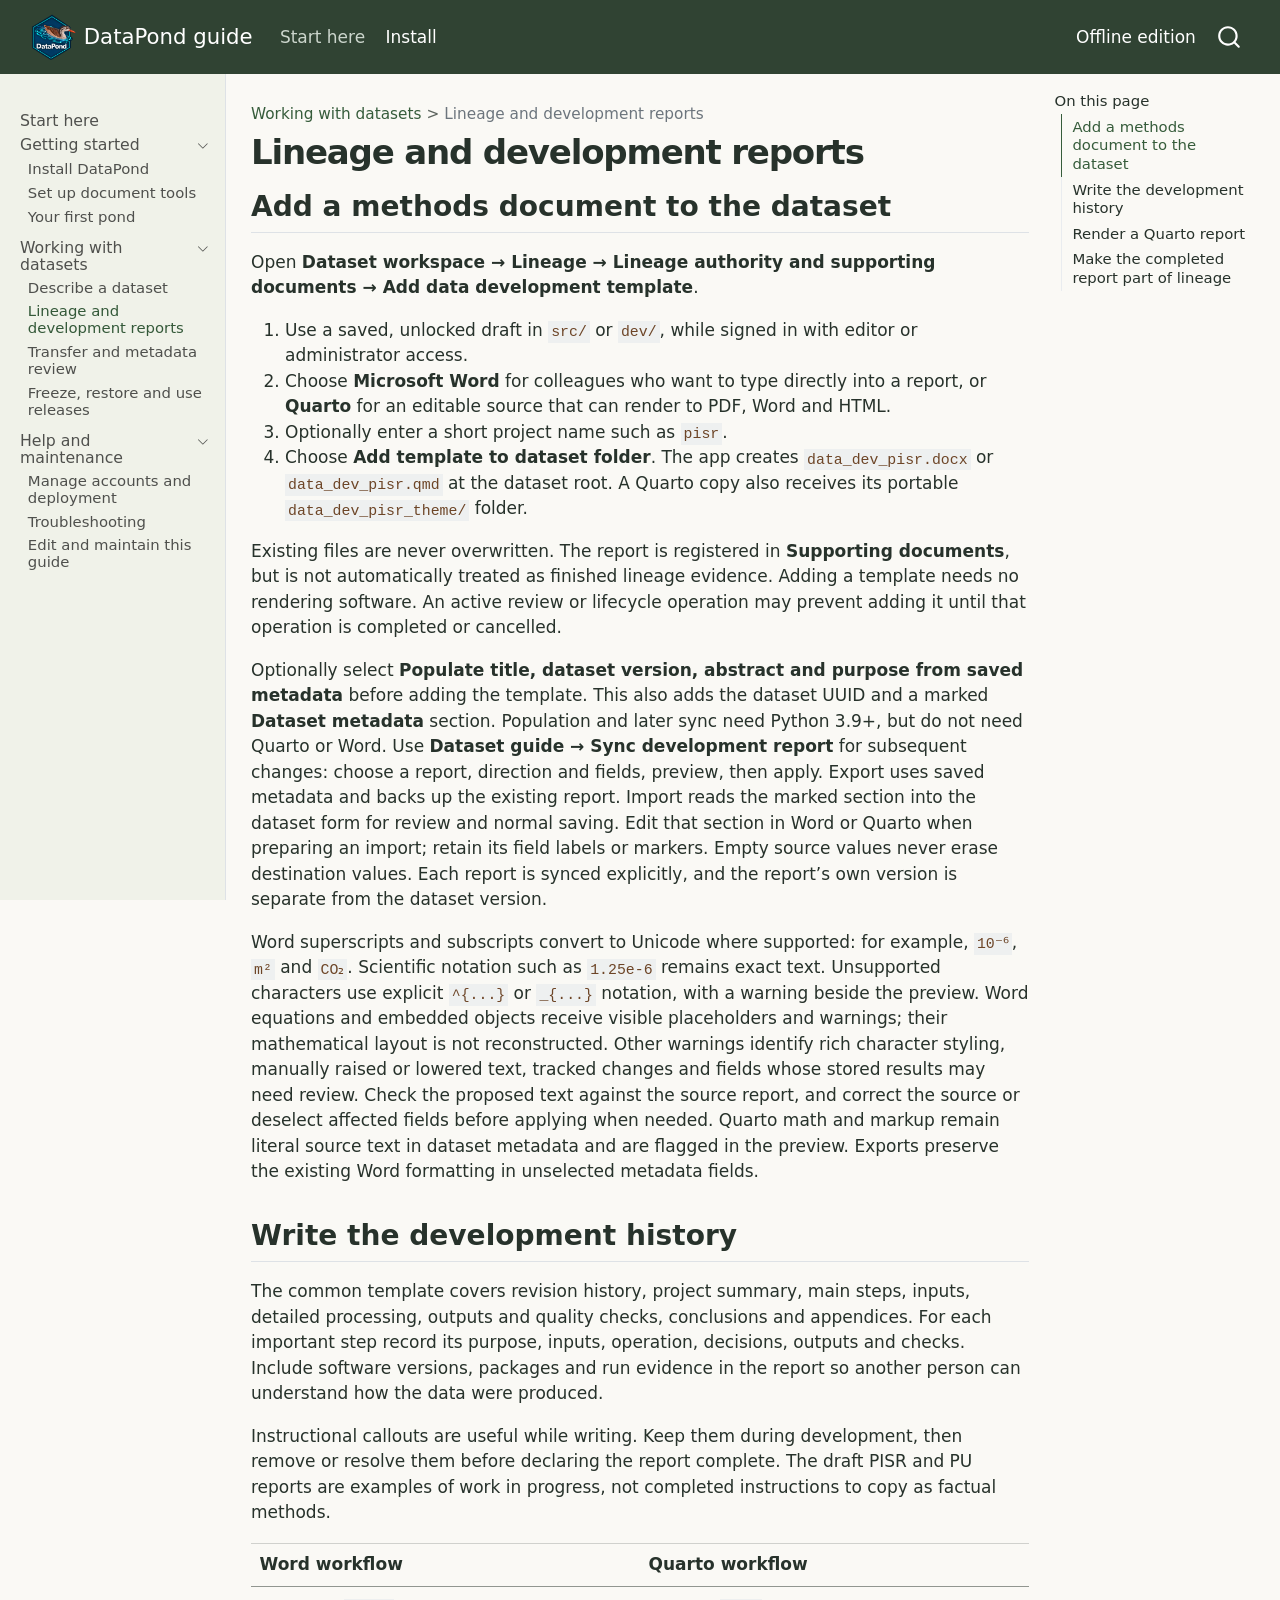
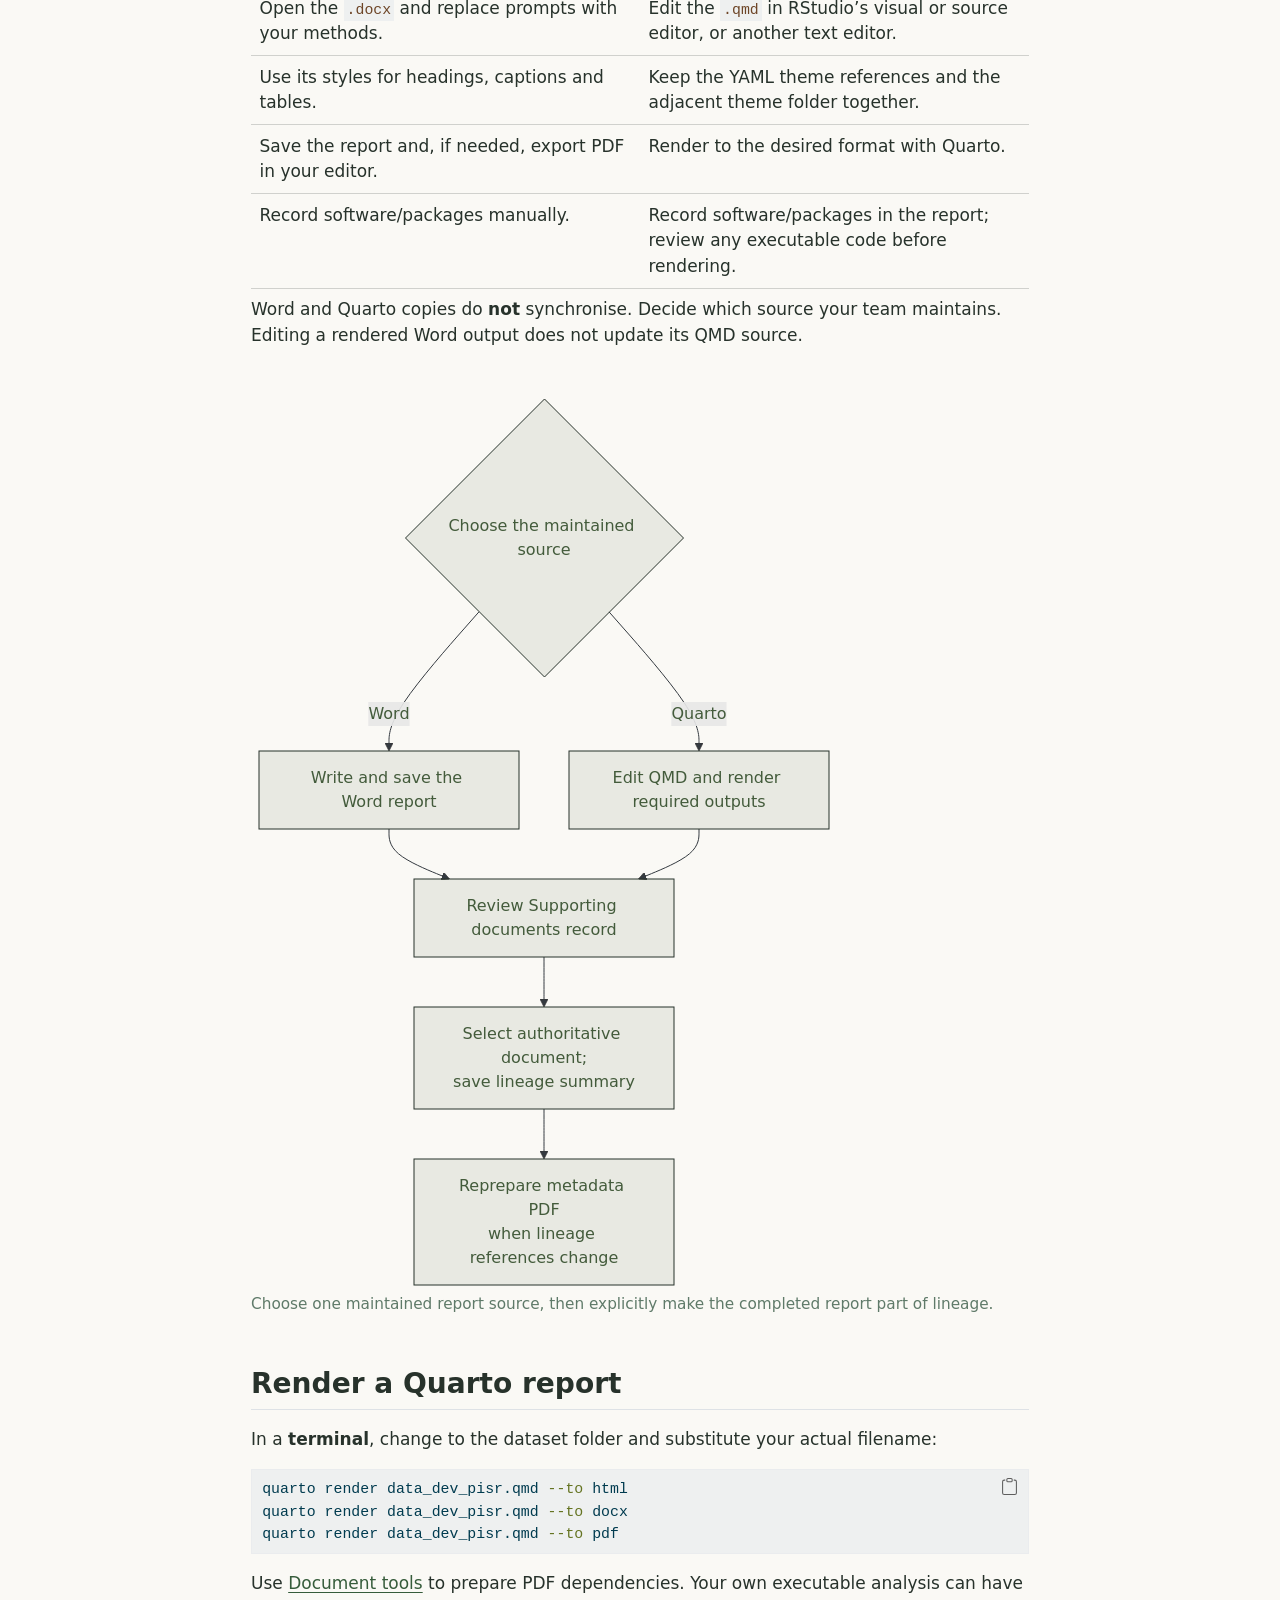
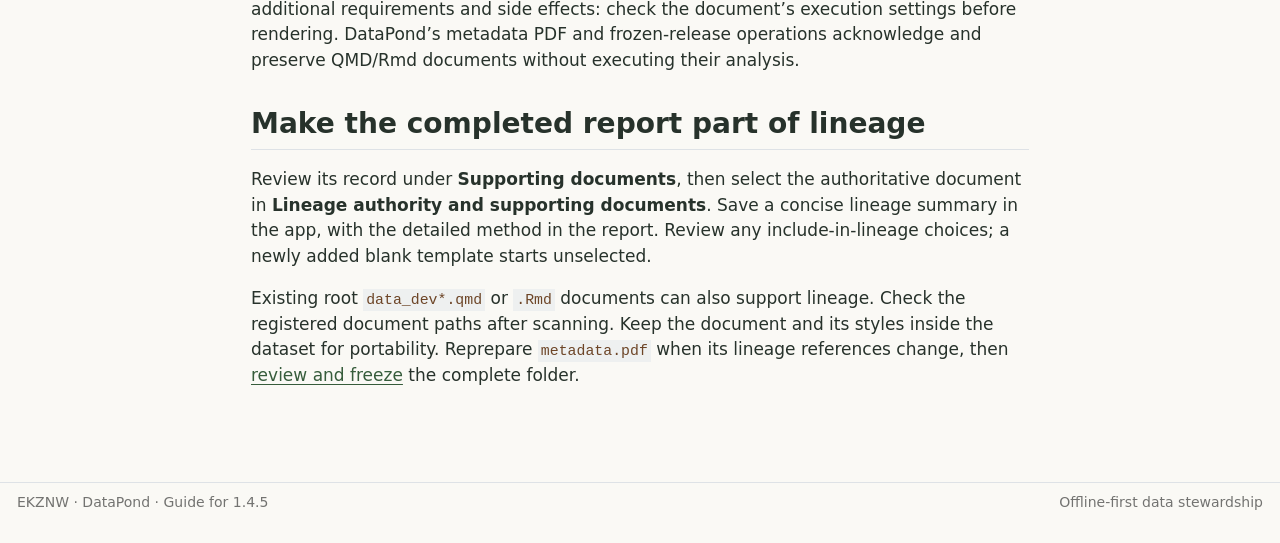
<file: inst/guide/lineage.html>
<!DOCTYPE html>
<html xmlns="http://www.w3.org/1999/xhtml" lang="en-GB" xml:lang="en-GB"><head>

<meta charset="utf-8">
<meta name="generator" content="quarto-1.9.37">

<meta name="viewport" content="width=device-width, initial-scale=1.0, user-scalable=yes">


<title>Lineage and development reports – DataPond guide</title>
<style>
/* Default styles provided by pandoc.
** See https://pandoc.org/MANUAL.html#variables-for-html for config info.
*/
code{white-space: pre-wrap;}
span.smallcaps{font-variant: small-caps;}
div.columns{display: flex; gap: min(4vw, 1.5em);}
div.column{flex: auto; overflow-x: auto;}
div.hanging-indent{margin-left: 1.5em; text-indent: -1.5em;}
ul.task-list{list-style: none;}
ul.task-list li input[type="checkbox"] {
  width: 0.8em;
  margin: 0 0.8em 0.2em -1em; /* quarto-specific, see https://github.com/quarto-dev/quarto-cli/issues/4556 */ 
  vertical-align: middle;
}
/* CSS for syntax highlighting */
html { -webkit-text-size-adjust: 100%; }
pre > code.sourceCode { white-space: pre; position: relative; }
pre > code.sourceCode > span { display: inline-block; line-height: 1.25; }
pre > code.sourceCode > span:empty { height: 1.2em; }
.sourceCode { overflow: visible; }
code.sourceCode > span { color: inherit; text-decoration: inherit; }
div.sourceCode { margin: 1em 0; }
pre.sourceCode { margin: 0; }
@media screen {
div.sourceCode { overflow: auto; }
}
@media print {
pre > code.sourceCode { white-space: pre-wrap; }
pre > code.sourceCode > span { text-indent: -5em; padding-left: 5em; }
}
pre.numberSource code
  { counter-reset: source-line 0; }
pre.numberSource code > span
  { position: relative; left: -4em; counter-increment: source-line; }
pre.numberSource code > span > a:first-child::before
  { content: counter(source-line);
    position: relative; left: -1em; text-align: right; vertical-align: baseline;
    border: none; display: inline-block;
    -webkit-touch-callout: none; -webkit-user-select: none;
    -khtml-user-select: none; -moz-user-select: none;
    -ms-user-select: none; user-select: none;
    padding: 0 4px; width: 4em;
  }
pre.numberSource { margin-left: 3em;  padding-left: 4px; }
div.sourceCode
  {   }
@media screen {
pre > code.sourceCode > span > a:first-child::before { text-decoration: underline; }
}
</style>


<script src="site_libs/quarto-nav/quarto-nav.js"></script>
<script src="site_libs/quarto-nav/headroom.min.js"></script>
<script src="site_libs/clipboard/clipboard.min.js"></script>
<script src="site_libs/quarto-search/autocomplete.umd.js"></script>
<script src="site_libs/quarto-search/fuse.min.js"></script>
<script src="site_libs/quarto-search/quarto-search.js"></script>
<meta name="quarto:offset" content="./">
<script src="site_libs/quarto-html/quarto.js" type="module"></script>
<script src="site_libs/quarto-html/tabsets/tabsets.js" type="module"></script>
<script src="site_libs/quarto-html/popper.min.js"></script>
<script src="site_libs/quarto-html/tippy.umd.min.js"></script>
<script src="site_libs/quarto-html/anchor.min.js"></script>
<link href="site_libs/quarto-html/tippy.css" rel="stylesheet">
<link href="site_libs/quarto-html/syntax-7f8f88aac4f3542376d5c11b86a4c14d.css" rel="stylesheet" id="quarto-text-highlighting-styles">
<script src="site_libs/bootstrap/bootstrap.min.js"></script>
<link href="site_libs/bootstrap/bootstrap-icons.css" rel="stylesheet">
<link href="site_libs/bootstrap/bootstrap-29452ab6f4fcb164c43f1a3ab0a1f1e9.min.css" rel="stylesheet" append-hash="true" id="quarto-bootstrap" data-mode="light">
<script id="quarto-search-options" type="application/json">{
  "location": "navbar",
  "copy-button": false,
  "collapse-after": 3,
  "panel-placement": "end",
  "type": "overlay",
  "limit": 50,
  "keyboard-shortcut": [
    "f",
    "/",
    "s"
  ],
  "language": {
    "search-no-results-text": "No results",
    "search-matching-documents-text": "matching documents",
    "search-copy-link-title": "Copy link to search",
    "search-hide-matches-text": "Hide additional matches",
    "search-more-match-text": "more match in this document",
    "search-more-matches-text": "more matches in this document",
    "search-clear-button-title": "Clear",
    "search-text-placeholder": "",
    "search-detached-cancel-button-title": "Cancel",
    "search-submit-button-title": "Submit",
    "search-label": "Search"
  }
}</script>
<script src="site_libs/quarto-diagram/mermaid.min.js"></script>
<script src="site_libs/quarto-diagram/mermaid-init.js"></script>
<link href="site_libs/quarto-diagram/mermaid.css" rel="stylesheet">


<link rel="stylesheet" href="assets/guide.css">
</head>

<body class="nav-sidebar docked nav-fixed quarto-light">

<div id="quarto-search-results"></div>
  <header id="quarto-header" class="headroom fixed-top">
    <nav class="navbar navbar-expand-lg " data-bs-theme="dark">
      <div class="navbar-container container-fluid">
      <div class="navbar-brand-container mx-auto">
    <a href="./index.html" class="navbar-brand navbar-brand-logo">
    <img src="./assets/datapond-logo.png" alt="" class="navbar-logo light-content">
    <img src="./assets/datapond-logo.png" alt="" class="navbar-logo dark-content">
    </a>
    <a class="navbar-brand" href="./index.html">
    <span class="navbar-title">DataPond guide</span>
    </a>
  </div>
            <div id="quarto-search" class="" title="Search"></div>
          <button class="navbar-toggler" type="button" data-bs-toggle="collapse" data-bs-target="#navbarCollapse" aria-controls="navbarCollapse" role="menu" aria-expanded="false" aria-label="Toggle navigation" onclick="if (window.quartoToggleHeadroom) { window.quartoToggleHeadroom(); }">
  <span class="navbar-toggler-icon"></span>
</button>
          <div class="collapse navbar-collapse" id="navbarCollapse">
            <ul class="navbar-nav navbar-nav-scroll me-auto">
  <li class="nav-item">
    <a class="nav-link active" href="./index.html" aria-current="page"> 
<span class="menu-text">Start here</span></a>
  </li>  
  <li class="nav-item">
    <a class="nav-link" href="./install.html"> 
<span class="menu-text">Install</span></a>
  </li>  
</ul>
            <ul class="navbar-nav navbar-nav-scroll ms-auto">
  <li class="nav-item">
    <a class="nav-link" href="./offline.html"> 
<span class="menu-text">Offline edition</span></a>
  </li>  
</ul>
          </div> <!-- /navcollapse -->
            <div class="quarto-navbar-tools">
</div>
      </div> <!-- /container-fluid -->
    </nav>
  <nav class="quarto-secondary-nav">
    <div class="container-fluid d-flex">
      <button type="button" class="quarto-btn-toggle btn" data-bs-toggle="collapse" role="button" data-bs-target=".quarto-sidebar-collapse-item" aria-controls="quarto-sidebar" aria-expanded="false" aria-label="Toggle sidebar navigation" onclick="if (window.quartoToggleHeadroom) { window.quartoToggleHeadroom(); }">
        <i class="bi bi-layout-text-sidebar-reverse"></i>
      </button>
        <nav class="quarto-page-breadcrumbs" aria-label="breadcrumb"><ol class="breadcrumb"><li class="breadcrumb-item"><a href="./dataset.html">Working with datasets</a></li><li class="breadcrumb-item"><a href="./lineage.html">Lineage and development reports</a></li></ol></nav>
        <a class="flex-grow-1" role="navigation" data-bs-toggle="collapse" data-bs-target=".quarto-sidebar-collapse-item" aria-controls="quarto-sidebar" aria-expanded="false" aria-label="Toggle sidebar navigation" onclick="if (window.quartoToggleHeadroom) { window.quartoToggleHeadroom(); }">      
        </a>
    </div>
  </nav>
</header>
<!-- content -->
<div id="quarto-content" class="quarto-container page-columns page-rows-contents page-layout-article page-navbar">
<!-- sidebar -->
  <nav id="quarto-sidebar" class="sidebar collapse collapse-horizontal quarto-sidebar-collapse-item sidebar-navigation docked overflow-auto">
    <div class="sidebar-menu-container"> 
    <ul class="list-unstyled mt-1">
        <li class="sidebar-item">
  <div class="sidebar-item-container"> 
  <a href="./index.html" class="sidebar-item-text sidebar-link">
 <span class="menu-text">Start here</span></a>
  </div>
</li>
        <li class="sidebar-item sidebar-item-section">
      <div class="sidebar-item-container"> 
            <a class="sidebar-item-text sidebar-link text-start" data-bs-toggle="collapse" data-bs-target="#quarto-sidebar-section-1" role="navigation" aria-expanded="true">
 <span class="menu-text">Getting started</span></a>
          <a class="sidebar-item-toggle text-start" data-bs-toggle="collapse" data-bs-target="#quarto-sidebar-section-1" role="navigation" aria-expanded="true" aria-label="Toggle section">
            <i class="bi bi-chevron-right ms-2"></i>
          </a> 
      </div>
      <ul id="quarto-sidebar-section-1" class="collapse list-unstyled sidebar-section depth1 show">  
          <li class="sidebar-item">
  <div class="sidebar-item-container"> 
  <a href="./install.html" class="sidebar-item-text sidebar-link">
 <span class="menu-text">Install DataPond</span></a>
  </div>
</li>
          <li class="sidebar-item">
  <div class="sidebar-item-container"> 
  <a href="./document-tools.html" class="sidebar-item-text sidebar-link">
 <span class="menu-text">Set up document tools</span></a>
  </div>
</li>
          <li class="sidebar-item">
  <div class="sidebar-item-container"> 
  <a href="./first-pond.html" class="sidebar-item-text sidebar-link">
 <span class="menu-text">Your first pond</span></a>
  </div>
</li>
      </ul>
  </li>
        <li class="sidebar-item sidebar-item-section">
      <div class="sidebar-item-container"> 
            <a class="sidebar-item-text sidebar-link text-start" data-bs-toggle="collapse" data-bs-target="#quarto-sidebar-section-2" role="navigation" aria-expanded="true">
 <span class="menu-text">Working with datasets</span></a>
          <a class="sidebar-item-toggle text-start" data-bs-toggle="collapse" data-bs-target="#quarto-sidebar-section-2" role="navigation" aria-expanded="true" aria-label="Toggle section">
            <i class="bi bi-chevron-right ms-2"></i>
          </a> 
      </div>
      <ul id="quarto-sidebar-section-2" class="collapse list-unstyled sidebar-section depth1 show">  
          <li class="sidebar-item">
  <div class="sidebar-item-container"> 
  <a href="./dataset.html" class="sidebar-item-text sidebar-link">
 <span class="menu-text">Describe a dataset</span></a>
  </div>
</li>
          <li class="sidebar-item">
  <div class="sidebar-item-container"> 
  <a href="./lineage.html" class="sidebar-item-text sidebar-link active">
 <span class="menu-text">Lineage and development reports</span></a>
  </div>
</li>
          <li class="sidebar-item">
  <div class="sidebar-item-container"> 
  <a href="./review.html" class="sidebar-item-text sidebar-link">
 <span class="menu-text">Transfer and metadata review</span></a>
  </div>
</li>
          <li class="sidebar-item">
  <div class="sidebar-item-container"> 
  <a href="./releases.html" class="sidebar-item-text sidebar-link">
 <span class="menu-text">Freeze, restore and use releases</span></a>
  </div>
</li>
      </ul>
  </li>
        <li class="sidebar-item sidebar-item-section">
      <div class="sidebar-item-container"> 
            <a class="sidebar-item-text sidebar-link text-start" data-bs-toggle="collapse" data-bs-target="#quarto-sidebar-section-3" role="navigation" aria-expanded="true">
 <span class="menu-text">Help and maintenance</span></a>
          <a class="sidebar-item-toggle text-start" data-bs-toggle="collapse" data-bs-target="#quarto-sidebar-section-3" role="navigation" aria-expanded="true" aria-label="Toggle section">
            <i class="bi bi-chevron-right ms-2"></i>
          </a> 
      </div>
      <ul id="quarto-sidebar-section-3" class="collapse list-unstyled sidebar-section depth1 show">  
          <li class="sidebar-item">
  <div class="sidebar-item-container"> 
  <a href="./access-management.html" class="sidebar-item-text sidebar-link">
 <span class="menu-text">Manage accounts and deployment</span></a>
  </div>
</li>
          <li class="sidebar-item">
  <div class="sidebar-item-container"> 
  <a href="./troubleshooting.html" class="sidebar-item-text sidebar-link">
 <span class="menu-text">Troubleshooting</span></a>
  </div>
</li>
          <li class="sidebar-item">
  <div class="sidebar-item-container"> 
  <a href="./maintaining.html" class="sidebar-item-text sidebar-link">
 <span class="menu-text">Edit and maintain this guide</span></a>
  </div>
</li>
      </ul>
  </li>
    </ul>
    </div>
</nav>
<div id="quarto-sidebar-glass" class="quarto-sidebar-collapse-item" data-bs-toggle="collapse" data-bs-target=".quarto-sidebar-collapse-item"></div>
<!-- margin-sidebar -->
    <div id="quarto-margin-sidebar" class="sidebar margin-sidebar">
        <nav id="TOC" role="doc-toc" class="toc-active">
    <h2 id="toc-title">On this page</h2>
   
  <ul class="collapse">
  <li><a href="#add-a-methods-document-to-the-dataset" id="toc-add-a-methods-document-to-the-dataset" class="nav-link active" data-scroll-target="#add-a-methods-document-to-the-dataset">Add a methods document to the dataset</a></li>
  <li><a href="#write-the-development-history" id="toc-write-the-development-history" class="nav-link" data-scroll-target="#write-the-development-history">Write the development history</a></li>
  <li><a href="#render-a-quarto-report" id="toc-render-a-quarto-report" class="nav-link" data-scroll-target="#render-a-quarto-report">Render a Quarto report</a></li>
  <li><a href="#make-the-completed-report-part-of-lineage" id="toc-make-the-completed-report-part-of-lineage" class="nav-link" data-scroll-target="#make-the-completed-report-part-of-lineage">Make the completed report part of lineage</a></li>
  </ul>
</nav>
    </div>
<!-- main -->
<main class="content" id="quarto-document-content">

<header id="title-block-header" class="quarto-title-block default"><nav class="quarto-page-breadcrumbs quarto-title-breadcrumbs d-none d-lg-block" aria-label="breadcrumb"><ol class="breadcrumb"><li class="breadcrumb-item"><a href="./dataset.html">Working with datasets</a></li><li class="breadcrumb-item"><a href="./lineage.html">Lineage and development reports</a></li></ol></nav>
<div class="quarto-title">
<h1 class="title">Lineage and development reports</h1>
</div>



<div class="quarto-title-meta">

    
  
    
  </div>
  


</header>


<section id="add-a-methods-document-to-the-dataset" class="level2">
<h2 class="anchored" data-anchor-id="add-a-methods-document-to-the-dataset">Add a methods document to the dataset</h2>
<p>Open <strong>Dataset workspace → Lineage → Lineage authority and supporting documents → Add data development template</strong>.</p>
<ol type="1">
<li>Use a saved, unlocked draft in <code>src/</code> or <code>dev/</code>, while signed in with editor or administrator access.</li>
<li>Choose <strong>Microsoft Word</strong> for colleagues who want to type directly into a report, or <strong>Quarto</strong> for an editable source that can render to PDF, Word and HTML.</li>
<li>Optionally enter a short project name such as <code>pisr</code>.</li>
<li>Choose <strong>Add template to dataset folder</strong>. The app creates <code>data_dev_pisr.docx</code> or <code>data_dev_pisr.qmd</code> at the dataset root. A Quarto copy also receives its portable <code>data_dev_pisr_theme/</code> folder.</li>
</ol>
<p>Existing files are never overwritten. The report is registered in <strong>Supporting documents</strong>, but is not automatically treated as finished lineage evidence. Adding a template needs no rendering software. An active review or lifecycle operation may prevent adding it until that operation is completed or cancelled.</p>
<p>Optionally select <strong>Populate title, dataset version, abstract and purpose from saved metadata</strong> before adding the template. This also adds the dataset UUID and a marked <strong>Dataset metadata</strong> section. Population and later sync need Python 3.9+, but do not need Quarto or Word. Use <strong>Dataset guide → Sync development report</strong> for subsequent changes: choose a report, direction and fields, preview, then apply. Export uses saved metadata and backs up the existing report. Import reads the marked section into the dataset form for review and normal saving. Edit that section in Word or Quarto when preparing an import; retain its field labels or markers. Empty source values never erase destination values. Each report is synced explicitly, and the report’s own version is separate from the dataset version.</p>
<p>Word superscripts and subscripts convert to Unicode where supported: for example, <code>10⁻⁶</code>, <code>m²</code> and <code>CO₂</code>. Scientific notation such as <code>1.25e-6</code> remains exact text. Unsupported characters use explicit <code>^{...}</code> or <code>_{...}</code> notation, with a warning beside the preview. Word equations and embedded objects receive visible placeholders and warnings; their mathematical layout is not reconstructed. Other warnings identify rich character styling, manually raised or lowered text, tracked changes and fields whose stored results may need review. Check the proposed text against the source report, and correct the source or deselect affected fields before applying when needed. Quarto math and markup remain literal source text in dataset metadata and are flagged in the preview. Exports preserve the existing Word formatting in unselected metadata fields.</p>
</section>
<section id="write-the-development-history" class="level2">
<h2 class="anchored" data-anchor-id="write-the-development-history">Write the development history</h2>
<p>The common template covers revision history, project summary, main steps, inputs, detailed processing, outputs and quality checks, conclusions and appendices. For each important step record its purpose, inputs, operation, decisions, outputs and checks. Include software versions, packages and run evidence in the report so another person can understand how the data were produced.</p>
<p>Instructional callouts are useful while writing. Keep them during development, then remove or resolve them before declaring the report complete. The draft PISR and PU reports are examples of work in progress, not completed instructions to copy as factual methods.</p>
<table class="caption-top table">
<colgroup>
<col style="width: 50%">
<col style="width: 50%">
</colgroup>
<thead>
<tr class="header">
<th>Word workflow</th>
<th>Quarto workflow</th>
</tr>
</thead>
<tbody>
<tr class="odd">
<td>Open the <code>.docx</code> and replace prompts with your methods.</td>
<td>Edit the <code>.qmd</code> in RStudio’s visual or source editor, or another text editor.</td>
</tr>
<tr class="even">
<td>Use its styles for headings, captions and tables.</td>
<td>Keep the YAML theme references and the adjacent theme folder together.</td>
</tr>
<tr class="odd">
<td>Save the report and, if needed, export PDF in your editor.</td>
<td>Render to the desired format with Quarto.</td>
</tr>
<tr class="even">
<td>Record software/packages manually.</td>
<td>Record software/packages in the report; review any executable code before rendering.</td>
</tr>
</tbody>
</table>
<p>Word and Quarto copies do <strong>not</strong> synchronise. Decide which source your team maintains. Editing a rendered Word output does not update its QMD source.</p>
<div class="guide-process" role="region" aria-label="From a development template to lineage evidence" tabindex="0">
<div class="cell" data-layout-align="default">
<div class="cell-output-display">
<div>
<p></p><figure class="figure"><p></p>
<div>
<pre class="mermaid mermaid-js">flowchart TD
  accTitle: From a development template to lineage evidence
  accDescr: Choose either Word or Quarto as the maintained source. Write and save the Word report, or edit the QMD and render the required outputs. Review the supporting-document record, select the authoritative document and save a lineage summary. Reprepare the metadata PDF when lineage references change.
  source{"Choose the maintained source"}
  source --&gt;|Word| word["Write and save the Word report"]
  source --&gt;|Quarto| qmd["Edit QMD and render required outputs"]
  word --&gt; record["Review Supporting documents record"]
  qmd --&gt; record
  record --&gt; authority["Select authoritative document;&lt;br/&gt;save lineage summary"]
  authority --&gt; pdf["Reprepare metadata PDF&lt;br/&gt;when lineage references change"]
</pre>
</div>
<p></p><figcaption> Choose one maintained report source, then explicitly make the completed report part of lineage.</figcaption> </figure><p></p>
</div>
</div>
</div>
</div>
</section>
<section id="render-a-quarto-report" class="level2">
<h2 class="anchored" data-anchor-id="render-a-quarto-report">Render a Quarto report</h2>
<p>In a <strong>terminal</strong>, change to the dataset folder and substitute your actual filename:</p>
<div class="code-copy-outer-scaffold"><div class="sourceCode" id="cb1"><pre class="sourceCode sh code-with-copy"><code class="sourceCode bash"><span id="cb1-1"><a href="#cb1-1" aria-hidden="true" tabindex="-1"></a><span class="ex">quarto</span> render data_dev_pisr.qmd <span class="at">--to</span> html</span>
<span id="cb1-2"><a href="#cb1-2" aria-hidden="true" tabindex="-1"></a><span class="ex">quarto</span> render data_dev_pisr.qmd <span class="at">--to</span> docx</span>
<span id="cb1-3"><a href="#cb1-3" aria-hidden="true" tabindex="-1"></a><span class="ex">quarto</span> render data_dev_pisr.qmd <span class="at">--to</span> pdf</span></code></pre></div><button title="Copy to Clipboard" class="code-copy-button"><i class="bi"></i></button></div>
<p>Use <a href="./document-tools.html">Document tools</a> to prepare PDF dependencies. Your own executable analysis can have additional requirements and side effects: check the document’s execution settings before rendering. DataPond’s metadata PDF and frozen-release operations acknowledge and preserve QMD/Rmd documents without executing their analysis.</p>
</section>
<section id="make-the-completed-report-part-of-lineage" class="level2">
<h2 class="anchored" data-anchor-id="make-the-completed-report-part-of-lineage">Make the completed report part of lineage</h2>
<p>Review its record under <strong>Supporting documents</strong>, then select the authoritative document in <strong>Lineage authority and supporting documents</strong>. Save a concise lineage summary in the app, with the detailed method in the report. Review any include-in-lineage choices; a newly added blank template starts unselected.</p>
<p>Existing root <code>data_dev*.qmd</code> or <code>.Rmd</code> documents can also support lineage. Check the registered document paths after scanning. Keep the document and its styles inside the dataset for portability. Reprepare <code>metadata.pdf</code> when its lineage references change, then <a href="./releases.html">review and freeze</a> the complete folder.</p>


</section>

</main> <!-- /main -->
<script>
document.addEventListener('DOMContentLoaded', () => {
  'use strict';
  // The guide stores only tick-box state. It never reads a pond or runs R.
  document.querySelectorAll('.guide-checklist').forEach(group => {
    const boxes = [...group.querySelectorAll('input[data-check]')];
    const status = document.createElement('small');
    status.setAttribute('role', 'status');
    group.append(status);
    let persistent = true;
    const key = box => 'datapond-guide-v1:' + box.dataset.check;
    const update = () => {
      status.textContent = `${boxes.filter(b => b.checked).length} of ${boxes.length} complete. ` +
        (persistent ? 'Ticks are saved in this browser where available; they do not change DataPond.' : 'Browser storage unavailable; ticks last for this page visit only.');
    };
    boxes.forEach(box => {
      try { box.checked = localStorage.getItem(key(box)) === 'true'; } catch (_) { persistent = false; }
      box.addEventListener('change', () => {
        try { localStorage.setItem(key(box), String(box.checked)); } catch (_) { persistent = false; }
        update();
      });
    });
    const reset = document.createElement('button');
    reset.type = 'button'; reset.textContent = 'Reset this checklist';
    reset.addEventListener('click', () => {
      boxes.forEach(box => {
        box.checked = false;
        try { localStorage.removeItem(key(box)); } catch (_) { persistent = false; }
      });
      update();
    });
    group.append(reset); update();
  });
  const search = document.getElementById('guide-search');
  if (!search) return;
  // Single-file edition: turn chapter links into local anchors, even when copied.
  const chapters = ['index', 'install', 'document-tools', 'first-pond', 'dataset', 'lineage', 'review', 'releases', 'access-management', 'troubleshooting', 'maintaining'];
  document.querySelectorAll('main a[href]').forEach(link => {
    const match = link.getAttribute('href').match(/^(?:\.\/)?([\w-]+)\.(?:qmd|html)(?:#(.*))?$/);
    if (match && chapters.includes(match[1])) link.setAttribute('href', '#' + (match[2] || match[1]));
  });
  const results = document.getElementById('guide-search-results');
  const status = document.getElementById('guide-search-status');
  const sections = [...document.querySelectorAll('main section[id]')].map(section => ({
    id: section.id,
    title: section.querySelector('h1,h2,h3')?.textContent.trim() || section.id,
    // Search direct section content, not all nested chapters a second time.
    text: [...section.children].filter(el => el.tagName !== 'SECTION').map(el => el.textContent).join(' ').toLowerCase()
  }));
  search.addEventListener('input', () => {
    const words = search.value.toLowerCase().trim().split(/\s+/).filter(Boolean);
    results.replaceChildren();
    if (!words.length) { status.textContent = 'Search all chapters without an internet connection.'; return; }
    const matches = sections.filter(section => words.every(word => section.text.includes(word)));
    matches.slice(0, 20).forEach(section => {
      const item = document.createElement('li'); const link = document.createElement('a');
      link.href = '#' + section.id; link.textContent = section.title;
      item.append(link); results.append(item);
    });
    status.textContent = matches.length ? `${matches.length} matching sections${matches.length > 20 ? ' (first 20 shown)' : ''}.` : 'No matching sections. Try a shorter phrase.';
  });
});
</script>
<script id="quarto-html-after-body" type="application/javascript">
  window.document.addEventListener("DOMContentLoaded", function (event) {
    const icon = "";
    const anchorJS = new window.AnchorJS();
    anchorJS.options = {
      placement: 'right',
      icon: icon
    };
    anchorJS.add('.anchored');
    const isCodeAnnotation = (el) => {
      for (const clz of el.classList) {
        if (clz.startsWith('code-annotation-')) {                     
          return true;
        }
      }
      return false;
    }
    const onCopySuccess = function(e) {
      // button target
      const button = e.trigger;
      // don't keep focus
      button.blur();
      // flash "checked"
      button.classList.add('code-copy-button-checked');
      var currentTitle = button.getAttribute("title");
      button.setAttribute("title", "Copied!");
      let tooltip;
      if (window.bootstrap) {
        button.setAttribute("data-bs-toggle", "tooltip");
        button.setAttribute("data-bs-placement", "left");
        button.setAttribute("data-bs-title", "Copied!");
        tooltip = new bootstrap.Tooltip(button, 
          { trigger: "manual", 
            customClass: "code-copy-button-tooltip",
            offset: [0, -8]});
        tooltip.show();    
      }
      setTimeout(function() {
        if (tooltip) {
          tooltip.hide();
          button.removeAttribute("data-bs-title");
          button.removeAttribute("data-bs-toggle");
          button.removeAttribute("data-bs-placement");
        }
        button.setAttribute("title", currentTitle);
        button.classList.remove('code-copy-button-checked');
      }, 1000);
      // clear code selection
      e.clearSelection();
    }
    const getTextToCopy = function(trigger) {
      const outerScaffold = trigger.parentElement.cloneNode(true);
      const codeEl = outerScaffold.querySelector('code');
      for (const childEl of codeEl.children) {
        if (isCodeAnnotation(childEl)) {
          childEl.remove();
        }
      }
      return codeEl.innerText;
    }
    const clipboard = new window.ClipboardJS('.code-copy-button:not([data-in-quarto-modal])', {
      text: getTextToCopy
    });
    clipboard.on('success', onCopySuccess);
    if (window.document.getElementById('quarto-embedded-source-code-modal')) {
      const clipboardModal = new window.ClipboardJS('.code-copy-button[data-in-quarto-modal]', {
        text: getTextToCopy,
        container: window.document.getElementById('quarto-embedded-source-code-modal')
      });
      clipboardModal.on('success', onCopySuccess);
    }
      var localhostRegex = new RegExp(/^(?:http|https):\/\/localhost\:?[0-9]*\//);
      var mailtoRegex = new RegExp(/^mailto:/);
        var filterRegex = new RegExp('/' + window.location.host + '/');
      var isInternal = (href) => {
          return filterRegex.test(href) || localhostRegex.test(href) || mailtoRegex.test(href);
      }
      // Inspect non-navigation links and adorn them if external
     var links = window.document.querySelectorAll('a[href]:not(.nav-link):not(.navbar-brand):not(.toc-action):not(.sidebar-link):not(.sidebar-item-toggle):not(.pagination-link):not(.no-external):not([aria-hidden]):not(.dropdown-item):not(.quarto-navigation-tool):not(.about-link)');
      for (var i=0; i<links.length; i++) {
        const link = links[i];
        if (!isInternal(link.href)) {
          // undo the damage that might have been done by quarto-nav.js in the case of
          // links that we want to consider external
          if (link.dataset.originalHref !== undefined) {
            link.href = link.dataset.originalHref;
          }
        }
      }
    function tippyHover(el, contentFn, onTriggerFn, onUntriggerFn) {
      const config = {
        allowHTML: true,
        maxWidth: 500,
        delay: 100,
        arrow: false,
        appendTo: function(el) {
            return el.parentElement;
        },
        interactive: true,
        interactiveBorder: 10,
        theme: 'quarto',
        placement: 'bottom-start',
      };
      if (contentFn) {
        config.content = contentFn;
      }
      if (onTriggerFn) {
        config.onTrigger = onTriggerFn;
      }
      if (onUntriggerFn) {
        config.onUntrigger = onUntriggerFn;
      }
      window.tippy(el, config); 
    }
    const noterefs = window.document.querySelectorAll('a[role="doc-noteref"]');
    for (var i=0; i<noterefs.length; i++) {
      const ref = noterefs[i];
      tippyHover(ref, function() {
        // use id or data attribute instead here
        let href = ref.getAttribute('data-footnote-href') || ref.getAttribute('href');
        try { href = new URL(href).hash; } catch {}
        const id = href.replace(/^#\/?/, "");
        const note = window.document.getElementById(id);
        if (note) {
          return note.innerHTML;
        } else {
          return "";
        }
      });
    }
    const xrefs = window.document.querySelectorAll('a.quarto-xref');
    const processXRef = (id, note) => {
      // Strip column container classes
      const stripColumnClz = (el) => {
        el.classList.remove("page-full", "page-columns");
        if (el.children) {
          for (const child of el.children) {
            stripColumnClz(child);
          }
        }
      }
      stripColumnClz(note)
      if (id === null || id.startsWith('sec-')) {
        // Special case sections, only their first couple elements
        const container = document.createElement("div");
        if (note.children && note.children.length > 2) {
          container.appendChild(note.children[0].cloneNode(true));
          for (let i = 1; i < note.children.length; i++) {
            const child = note.children[i];
            if (child.tagName === "P" && child.innerText === "") {
              continue;
            } else {
              container.appendChild(child.cloneNode(true));
              break;
            }
          }
          if (window.Quarto?.typesetMath) {
            window.Quarto.typesetMath(container);
          }
          return container.innerHTML
        } else {
          if (window.Quarto?.typesetMath) {
            window.Quarto.typesetMath(note);
          }
          return note.innerHTML;
        }
      } else {
        // Remove any anchor links if they are present
        const anchorLink = note.querySelector('a.anchorjs-link');
        if (anchorLink) {
          anchorLink.remove();
        }
        if (window.Quarto?.typesetMath) {
          window.Quarto.typesetMath(note);
        }
        if (note.classList.contains("callout")) {
          return note.outerHTML;
        } else {
          return note.innerHTML;
        }
      }
    }
    for (var i=0; i<xrefs.length; i++) {
      const xref = xrefs[i];
      tippyHover(xref, undefined, function(instance) {
        instance.disable();
        let url = xref.getAttribute('href');
        let hash = undefined; 
        if (url.startsWith('#')) {
          hash = url;
        } else {
          try { hash = new URL(url).hash; } catch {}
        }
        if (hash) {
          const id = hash.replace(/^#\/?/, "");
          const note = window.document.getElementById(id);
          if (note !== null) {
            try {
              const html = processXRef(id, note.cloneNode(true));
              instance.setContent(html);
            } finally {
              instance.enable();
              instance.show();
            }
          } else {
            // See if we can fetch this
            fetch(url.split('#')[0])
            .then(res => res.text())
            .then(html => {
              const parser = new DOMParser();
              const htmlDoc = parser.parseFromString(html, "text/html");
              const note = htmlDoc.getElementById(id);
              if (note !== null) {
                const html = processXRef(id, note);
                instance.setContent(html);
              } 
            }).finally(() => {
              instance.enable();
              instance.show();
            });
          }
        } else {
          // See if we can fetch a full url (with no hash to target)
          // This is a special case and we should probably do some content thinning / targeting
          fetch(url)
          .then(res => res.text())
          .then(html => {
            const parser = new DOMParser();
            const htmlDoc = parser.parseFromString(html, "text/html");
            const note = htmlDoc.querySelector('main.content');
            if (note !== null) {
              // This should only happen for chapter cross references
              // (since there is no id in the URL)
              // remove the first header
              if (note.children.length > 0 && note.children[0].tagName === "HEADER") {
                note.children[0].remove();
              }
              const html = processXRef(null, note);
              instance.setContent(html);
            } 
          }).finally(() => {
            instance.enable();
            instance.show();
          });
        }
      }, function(instance) {
      });
    }
        let selectedAnnoteEl;
        const selectorForAnnotation = ( cell, annotation) => {
          let cellAttr = 'data-code-cell="' + cell + '"';
          let lineAttr = 'data-code-annotation="' +  annotation + '"';
          const selector = 'span[' + cellAttr + '][' + lineAttr + ']';
          return selector;
        }
        const selectCodeLines = (annoteEl) => {
          const doc = window.document;
          const targetCell = annoteEl.getAttribute("data-target-cell");
          const targetAnnotation = annoteEl.getAttribute("data-target-annotation");
          const annoteSpan = window.document.querySelector(selectorForAnnotation(targetCell, targetAnnotation));
          const lines = annoteSpan.getAttribute("data-code-lines").split(",");
          const lineIds = lines.map((line) => {
            return targetCell + "-" + line;
          })
          let top = null;
          let height = null;
          let parent = null;
          if (lineIds.length > 0) {
              //compute the position of the single el (top and bottom and make a div)
              const el = window.document.getElementById(lineIds[0]);
              top = el.offsetTop;
              height = el.offsetHeight;
              parent = el.parentElement.parentElement;
            if (lineIds.length > 1) {
              const lastEl = window.document.getElementById(lineIds[lineIds.length - 1]);
              const bottom = lastEl.offsetTop + lastEl.offsetHeight;
              height = bottom - top;
            }
            if (top !== null && height !== null && parent !== null) {
              // cook up a div (if necessary) and position it 
              let div = window.document.getElementById("code-annotation-line-highlight");
              if (div === null) {
                div = window.document.createElement("div");
                div.setAttribute("id", "code-annotation-line-highlight");
                div.style.position = 'absolute';
                parent.appendChild(div);
              }
              div.style.top = top - 2 + "px";
              div.style.height = height + 4 + "px";
              div.style.left = 0;
              let gutterDiv = window.document.getElementById("code-annotation-line-highlight-gutter");
              if (gutterDiv === null) {
                gutterDiv = window.document.createElement("div");
                gutterDiv.setAttribute("id", "code-annotation-line-highlight-gutter");
                gutterDiv.style.position = 'absolute';
                const codeCell = window.document.getElementById(targetCell);
                const gutter = codeCell.querySelector('.code-annotation-gutter');
                gutter.appendChild(gutterDiv);
              }
              gutterDiv.style.top = top - 2 + "px";
              gutterDiv.style.height = height + 4 + "px";
            }
            selectedAnnoteEl = annoteEl;
          }
        };
        const unselectCodeLines = () => {
          const elementsIds = ["code-annotation-line-highlight", "code-annotation-line-highlight-gutter"];
          elementsIds.forEach((elId) => {
            const div = window.document.getElementById(elId);
            if (div) {
              div.remove();
            }
          });
          selectedAnnoteEl = undefined;
        };
          // Handle positioning of the toggle
      window.addEventListener(
        "resize",
        throttle(() => {
          elRect = undefined;
          if (selectedAnnoteEl) {
            selectCodeLines(selectedAnnoteEl);
          }
        }, 10)
      );
      function throttle(fn, ms) {
      let throttle = false;
      let timer;
        return (...args) => {
          if(!throttle) { // first call gets through
              fn.apply(this, args);
              throttle = true;
          } else { // all the others get throttled
              if(timer) clearTimeout(timer); // cancel #2
              timer = setTimeout(() => {
                fn.apply(this, args);
                timer = throttle = false;
              }, ms);
          }
        };
      }
        // Attach click handler to the DT
        const annoteDls = window.document.querySelectorAll('dt[data-target-cell]');
        for (const annoteDlNode of annoteDls) {
          annoteDlNode.addEventListener('click', (event) => {
            const clickedEl = event.target;
            if (clickedEl !== selectedAnnoteEl) {
              unselectCodeLines();
              const activeEl = window.document.querySelector('dt[data-target-cell].code-annotation-active');
              if (activeEl) {
                activeEl.classList.remove('code-annotation-active');
              }
              selectCodeLines(clickedEl);
              clickedEl.classList.add('code-annotation-active');
            } else {
              // Unselect the line
              unselectCodeLines();
              clickedEl.classList.remove('code-annotation-active');
            }
          });
        }
    const findCites = (el) => {
      const parentEl = el.parentElement;
      if (parentEl) {
        const cites = parentEl.dataset.cites;
        if (cites) {
          return {
            el,
            cites: cites.split(' ')
          };
        } else {
          return findCites(el.parentElement)
        }
      } else {
        return undefined;
      }
    };
    var bibliorefs = window.document.querySelectorAll('a[role="doc-biblioref"]');
    for (var i=0; i<bibliorefs.length; i++) {
      const ref = bibliorefs[i];
      const citeInfo = findCites(ref);
      if (citeInfo) {
        tippyHover(citeInfo.el, function() {
          var popup = window.document.createElement('div');
          citeInfo.cites.forEach(function(cite) {
            var citeDiv = window.document.createElement('div');
            citeDiv.classList.add('hanging-indent');
            citeDiv.classList.add('csl-entry');
            var biblioDiv = window.document.getElementById('ref-' + cite);
            if (biblioDiv) {
              citeDiv.innerHTML = biblioDiv.innerHTML;
            }
            popup.appendChild(citeDiv);
          });
          return popup.innerHTML;
        });
      }
    }
  });
  </script>
</div> <!-- /content -->
<footer class="footer">
  <div class="nav-footer">
    <div class="nav-footer-left">
<p>EKZNW · DataPond · Guide for 1.4.5</p>
</div>   
    <div class="nav-footer-center">
      &nbsp;
    </div>
    <div class="nav-footer-right">
<p>Offline-first data stewardship</p>
</div>
  </div>
</footer>




</body></html>
</file>
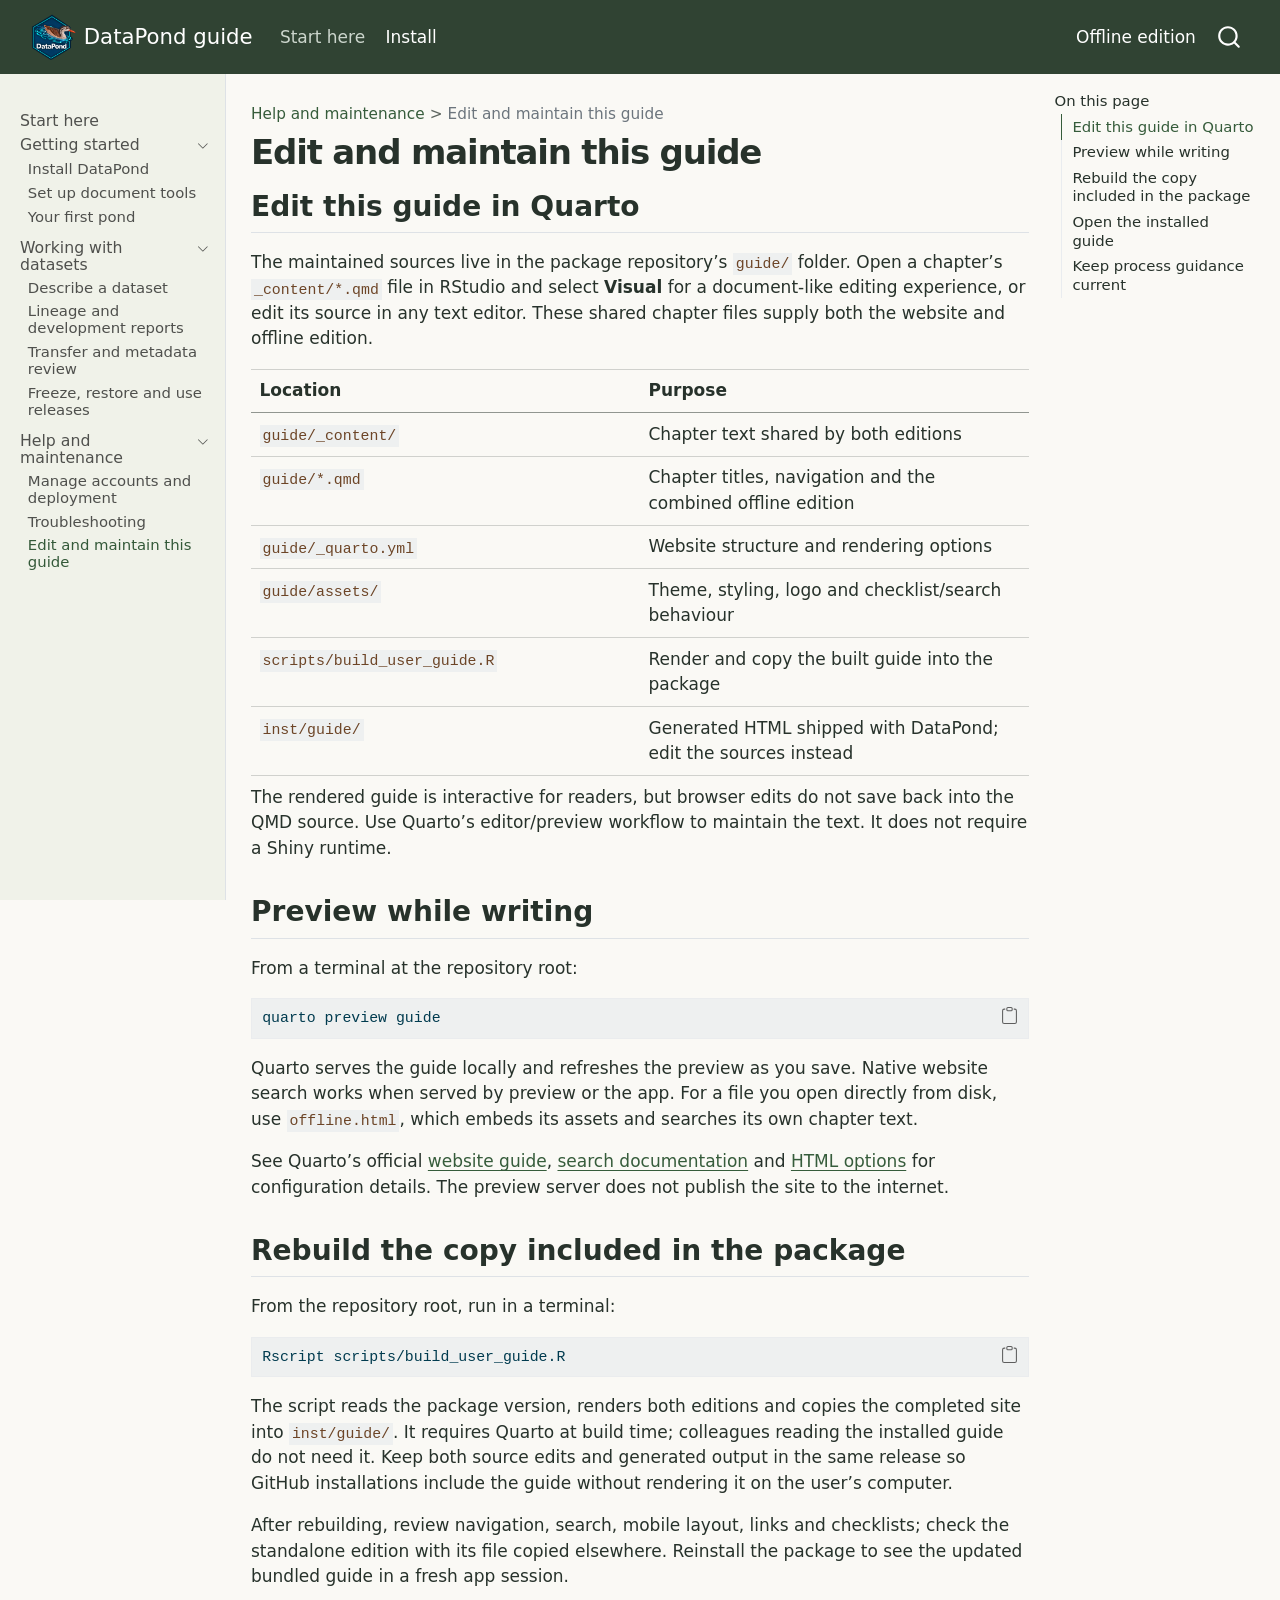
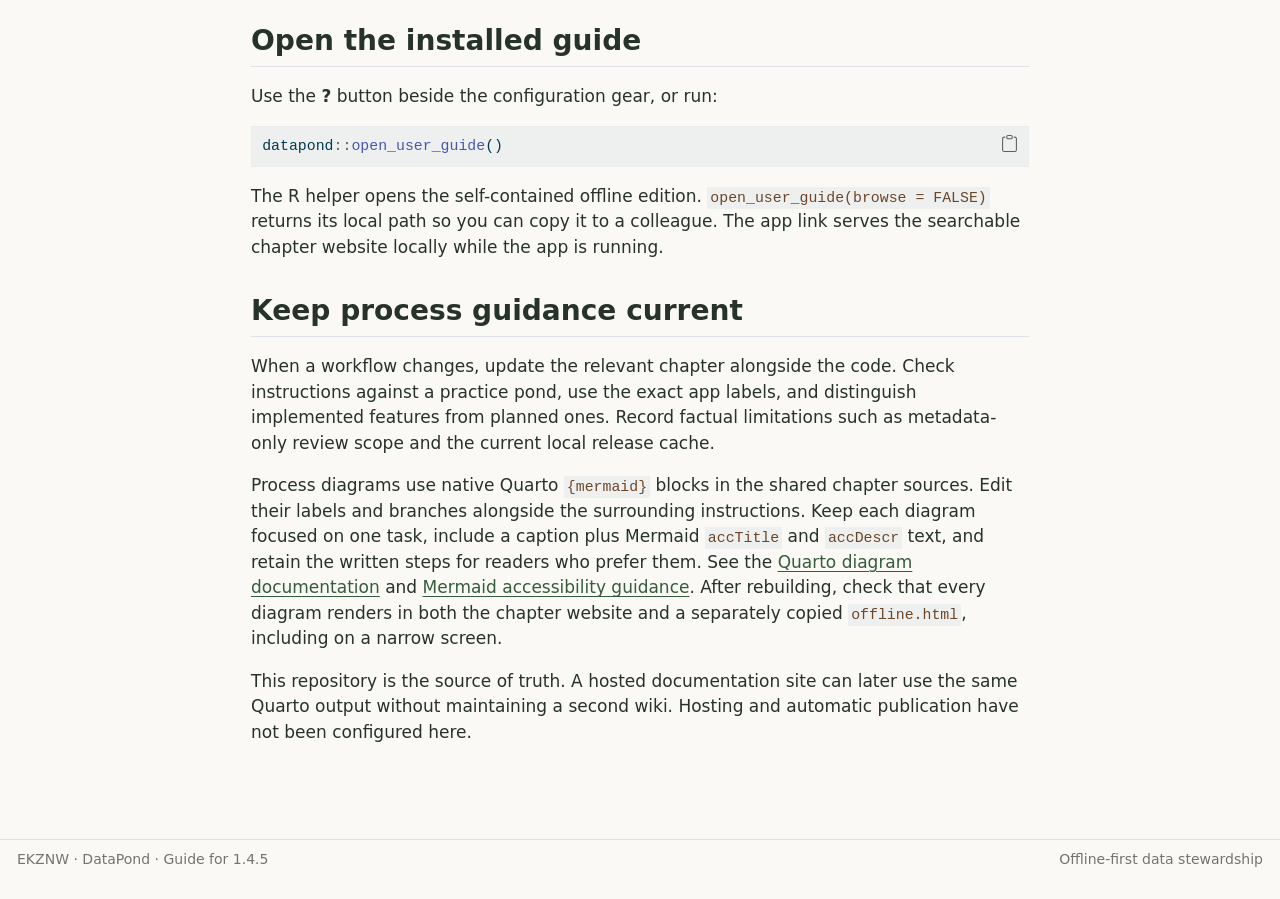
<file: inst/guide/maintaining.html>
<!DOCTYPE html>
<html xmlns="http://www.w3.org/1999/xhtml" lang="en-GB" xml:lang="en-GB"><head>

<meta charset="utf-8">
<meta name="generator" content="quarto-1.9.37">

<meta name="viewport" content="width=device-width, initial-scale=1.0, user-scalable=yes">


<title>Edit and maintain this guide – DataPond guide</title>
<style>
/* Default styles provided by pandoc.
** See https://pandoc.org/MANUAL.html#variables-for-html for config info.
*/
code{white-space: pre-wrap;}
span.smallcaps{font-variant: small-caps;}
div.columns{display: flex; gap: min(4vw, 1.5em);}
div.column{flex: auto; overflow-x: auto;}
div.hanging-indent{margin-left: 1.5em; text-indent: -1.5em;}
ul.task-list{list-style: none;}
ul.task-list li input[type="checkbox"] {
  width: 0.8em;
  margin: 0 0.8em 0.2em -1em; /* quarto-specific, see https://github.com/quarto-dev/quarto-cli/issues/4556 */ 
  vertical-align: middle;
}
/* CSS for syntax highlighting */
html { -webkit-text-size-adjust: 100%; }
pre > code.sourceCode { white-space: pre; position: relative; }
pre > code.sourceCode > span { display: inline-block; line-height: 1.25; }
pre > code.sourceCode > span:empty { height: 1.2em; }
.sourceCode { overflow: visible; }
code.sourceCode > span { color: inherit; text-decoration: inherit; }
div.sourceCode { margin: 1em 0; }
pre.sourceCode { margin: 0; }
@media screen {
div.sourceCode { overflow: auto; }
}
@media print {
pre > code.sourceCode { white-space: pre-wrap; }
pre > code.sourceCode > span { text-indent: -5em; padding-left: 5em; }
}
pre.numberSource code
  { counter-reset: source-line 0; }
pre.numberSource code > span
  { position: relative; left: -4em; counter-increment: source-line; }
pre.numberSource code > span > a:first-child::before
  { content: counter(source-line);
    position: relative; left: -1em; text-align: right; vertical-align: baseline;
    border: none; display: inline-block;
    -webkit-touch-callout: none; -webkit-user-select: none;
    -khtml-user-select: none; -moz-user-select: none;
    -ms-user-select: none; user-select: none;
    padding: 0 4px; width: 4em;
  }
pre.numberSource { margin-left: 3em;  padding-left: 4px; }
div.sourceCode
  {   }
@media screen {
pre > code.sourceCode > span > a:first-child::before { text-decoration: underline; }
}
</style>


<script src="site_libs/quarto-nav/quarto-nav.js"></script>
<script src="site_libs/quarto-nav/headroom.min.js"></script>
<script src="site_libs/clipboard/clipboard.min.js"></script>
<script src="site_libs/quarto-search/autocomplete.umd.js"></script>
<script src="site_libs/quarto-search/fuse.min.js"></script>
<script src="site_libs/quarto-search/quarto-search.js"></script>
<meta name="quarto:offset" content="./">
<script src="site_libs/quarto-html/quarto.js" type="module"></script>
<script src="site_libs/quarto-html/tabsets/tabsets.js" type="module"></script>
<script src="site_libs/quarto-html/popper.min.js"></script>
<script src="site_libs/quarto-html/tippy.umd.min.js"></script>
<script src="site_libs/quarto-html/anchor.min.js"></script>
<link href="site_libs/quarto-html/tippy.css" rel="stylesheet">
<link href="site_libs/quarto-html/syntax-7f8f88aac4f3542376d5c11b86a4c14d.css" rel="stylesheet" id="quarto-text-highlighting-styles">
<script src="site_libs/bootstrap/bootstrap.min.js"></script>
<link href="site_libs/bootstrap/bootstrap-icons.css" rel="stylesheet">
<link href="site_libs/bootstrap/bootstrap-29452ab6f4fcb164c43f1a3ab0a1f1e9.min.css" rel="stylesheet" append-hash="true" id="quarto-bootstrap" data-mode="light">
<script id="quarto-search-options" type="application/json">{
  "location": "navbar",
  "copy-button": false,
  "collapse-after": 3,
  "panel-placement": "end",
  "type": "overlay",
  "limit": 50,
  "keyboard-shortcut": [
    "f",
    "/",
    "s"
  ],
  "language": {
    "search-no-results-text": "No results",
    "search-matching-documents-text": "matching documents",
    "search-copy-link-title": "Copy link to search",
    "search-hide-matches-text": "Hide additional matches",
    "search-more-match-text": "more match in this document",
    "search-more-matches-text": "more matches in this document",
    "search-clear-button-title": "Clear",
    "search-text-placeholder": "",
    "search-detached-cancel-button-title": "Cancel",
    "search-submit-button-title": "Submit",
    "search-label": "Search"
  }
}</script>


<link rel="stylesheet" href="assets/guide.css">
</head>

<body class="nav-sidebar docked nav-fixed quarto-light">

<div id="quarto-search-results"></div>
  <header id="quarto-header" class="headroom fixed-top">
    <nav class="navbar navbar-expand-lg " data-bs-theme="dark">
      <div class="navbar-container container-fluid">
      <div class="navbar-brand-container mx-auto">
    <a href="./index.html" class="navbar-brand navbar-brand-logo">
    <img src="./assets/datapond-logo.png" alt="" class="navbar-logo light-content">
    <img src="./assets/datapond-logo.png" alt="" class="navbar-logo dark-content">
    </a>
    <a class="navbar-brand" href="./index.html">
    <span class="navbar-title">DataPond guide</span>
    </a>
  </div>
            <div id="quarto-search" class="" title="Search"></div>
          <button class="navbar-toggler" type="button" data-bs-toggle="collapse" data-bs-target="#navbarCollapse" aria-controls="navbarCollapse" role="menu" aria-expanded="false" aria-label="Toggle navigation" onclick="if (window.quartoToggleHeadroom) { window.quartoToggleHeadroom(); }">
  <span class="navbar-toggler-icon"></span>
</button>
          <div class="collapse navbar-collapse" id="navbarCollapse">
            <ul class="navbar-nav navbar-nav-scroll me-auto">
  <li class="nav-item">
    <a class="nav-link active" href="./index.html" aria-current="page"> 
<span class="menu-text">Start here</span></a>
  </li>  
  <li class="nav-item">
    <a class="nav-link" href="./install.html"> 
<span class="menu-text">Install</span></a>
  </li>  
</ul>
            <ul class="navbar-nav navbar-nav-scroll ms-auto">
  <li class="nav-item">
    <a class="nav-link" href="./offline.html"> 
<span class="menu-text">Offline edition</span></a>
  </li>  
</ul>
          </div> <!-- /navcollapse -->
            <div class="quarto-navbar-tools">
</div>
      </div> <!-- /container-fluid -->
    </nav>
  <nav class="quarto-secondary-nav">
    <div class="container-fluid d-flex">
      <button type="button" class="quarto-btn-toggle btn" data-bs-toggle="collapse" role="button" data-bs-target=".quarto-sidebar-collapse-item" aria-controls="quarto-sidebar" aria-expanded="false" aria-label="Toggle sidebar navigation" onclick="if (window.quartoToggleHeadroom) { window.quartoToggleHeadroom(); }">
        <i class="bi bi-layout-text-sidebar-reverse"></i>
      </button>
        <nav class="quarto-page-breadcrumbs" aria-label="breadcrumb"><ol class="breadcrumb"><li class="breadcrumb-item"><a href="./access-management.html">Help and maintenance</a></li><li class="breadcrumb-item"><a href="./maintaining.html">Edit and maintain this guide</a></li></ol></nav>
        <a class="flex-grow-1" role="navigation" data-bs-toggle="collapse" data-bs-target=".quarto-sidebar-collapse-item" aria-controls="quarto-sidebar" aria-expanded="false" aria-label="Toggle sidebar navigation" onclick="if (window.quartoToggleHeadroom) { window.quartoToggleHeadroom(); }">      
        </a>
    </div>
  </nav>
</header>
<!-- content -->
<div id="quarto-content" class="quarto-container page-columns page-rows-contents page-layout-article page-navbar">
<!-- sidebar -->
  <nav id="quarto-sidebar" class="sidebar collapse collapse-horizontal quarto-sidebar-collapse-item sidebar-navigation docked overflow-auto">
    <div class="sidebar-menu-container"> 
    <ul class="list-unstyled mt-1">
        <li class="sidebar-item">
  <div class="sidebar-item-container"> 
  <a href="./index.html" class="sidebar-item-text sidebar-link">
 <span class="menu-text">Start here</span></a>
  </div>
</li>
        <li class="sidebar-item sidebar-item-section">
      <div class="sidebar-item-container"> 
            <a class="sidebar-item-text sidebar-link text-start" data-bs-toggle="collapse" data-bs-target="#quarto-sidebar-section-1" role="navigation" aria-expanded="true">
 <span class="menu-text">Getting started</span></a>
          <a class="sidebar-item-toggle text-start" data-bs-toggle="collapse" data-bs-target="#quarto-sidebar-section-1" role="navigation" aria-expanded="true" aria-label="Toggle section">
            <i class="bi bi-chevron-right ms-2"></i>
          </a> 
      </div>
      <ul id="quarto-sidebar-section-1" class="collapse list-unstyled sidebar-section depth1 show">  
          <li class="sidebar-item">
  <div class="sidebar-item-container"> 
  <a href="./install.html" class="sidebar-item-text sidebar-link">
 <span class="menu-text">Install DataPond</span></a>
  </div>
</li>
          <li class="sidebar-item">
  <div class="sidebar-item-container"> 
  <a href="./document-tools.html" class="sidebar-item-text sidebar-link">
 <span class="menu-text">Set up document tools</span></a>
  </div>
</li>
          <li class="sidebar-item">
  <div class="sidebar-item-container"> 
  <a href="./first-pond.html" class="sidebar-item-text sidebar-link">
 <span class="menu-text">Your first pond</span></a>
  </div>
</li>
      </ul>
  </li>
        <li class="sidebar-item sidebar-item-section">
      <div class="sidebar-item-container"> 
            <a class="sidebar-item-text sidebar-link text-start" data-bs-toggle="collapse" data-bs-target="#quarto-sidebar-section-2" role="navigation" aria-expanded="true">
 <span class="menu-text">Working with datasets</span></a>
          <a class="sidebar-item-toggle text-start" data-bs-toggle="collapse" data-bs-target="#quarto-sidebar-section-2" role="navigation" aria-expanded="true" aria-label="Toggle section">
            <i class="bi bi-chevron-right ms-2"></i>
          </a> 
      </div>
      <ul id="quarto-sidebar-section-2" class="collapse list-unstyled sidebar-section depth1 show">  
          <li class="sidebar-item">
  <div class="sidebar-item-container"> 
  <a href="./dataset.html" class="sidebar-item-text sidebar-link">
 <span class="menu-text">Describe a dataset</span></a>
  </div>
</li>
          <li class="sidebar-item">
  <div class="sidebar-item-container"> 
  <a href="./lineage.html" class="sidebar-item-text sidebar-link">
 <span class="menu-text">Lineage and development reports</span></a>
  </div>
</li>
          <li class="sidebar-item">
  <div class="sidebar-item-container"> 
  <a href="./review.html" class="sidebar-item-text sidebar-link">
 <span class="menu-text">Transfer and metadata review</span></a>
  </div>
</li>
          <li class="sidebar-item">
  <div class="sidebar-item-container"> 
  <a href="./releases.html" class="sidebar-item-text sidebar-link">
 <span class="menu-text">Freeze, restore and use releases</span></a>
  </div>
</li>
      </ul>
  </li>
        <li class="sidebar-item sidebar-item-section">
      <div class="sidebar-item-container"> 
            <a class="sidebar-item-text sidebar-link text-start" data-bs-toggle="collapse" data-bs-target="#quarto-sidebar-section-3" role="navigation" aria-expanded="true">
 <span class="menu-text">Help and maintenance</span></a>
          <a class="sidebar-item-toggle text-start" data-bs-toggle="collapse" data-bs-target="#quarto-sidebar-section-3" role="navigation" aria-expanded="true" aria-label="Toggle section">
            <i class="bi bi-chevron-right ms-2"></i>
          </a> 
      </div>
      <ul id="quarto-sidebar-section-3" class="collapse list-unstyled sidebar-section depth1 show">  
          <li class="sidebar-item">
  <div class="sidebar-item-container"> 
  <a href="./access-management.html" class="sidebar-item-text sidebar-link">
 <span class="menu-text">Manage accounts and deployment</span></a>
  </div>
</li>
          <li class="sidebar-item">
  <div class="sidebar-item-container"> 
  <a href="./troubleshooting.html" class="sidebar-item-text sidebar-link">
 <span class="menu-text">Troubleshooting</span></a>
  </div>
</li>
          <li class="sidebar-item">
  <div class="sidebar-item-container"> 
  <a href="./maintaining.html" class="sidebar-item-text sidebar-link active">
 <span class="menu-text">Edit and maintain this guide</span></a>
  </div>
</li>
      </ul>
  </li>
    </ul>
    </div>
</nav>
<div id="quarto-sidebar-glass" class="quarto-sidebar-collapse-item" data-bs-toggle="collapse" data-bs-target=".quarto-sidebar-collapse-item"></div>
<!-- margin-sidebar -->
    <div id="quarto-margin-sidebar" class="sidebar margin-sidebar">
        <nav id="TOC" role="doc-toc" class="toc-active">
    <h2 id="toc-title">On this page</h2>
   
  <ul class="collapse">
  <li><a href="#edit-this-guide-in-quarto" id="toc-edit-this-guide-in-quarto" class="nav-link active" data-scroll-target="#edit-this-guide-in-quarto">Edit this guide in Quarto</a></li>
  <li><a href="#preview-while-writing" id="toc-preview-while-writing" class="nav-link" data-scroll-target="#preview-while-writing">Preview while writing</a></li>
  <li><a href="#rebuild-the-copy-included-in-the-package" id="toc-rebuild-the-copy-included-in-the-package" class="nav-link" data-scroll-target="#rebuild-the-copy-included-in-the-package">Rebuild the copy included in the package</a></li>
  <li><a href="#open-the-installed-guide" id="toc-open-the-installed-guide" class="nav-link" data-scroll-target="#open-the-installed-guide">Open the installed guide</a></li>
  <li><a href="#keep-process-guidance-current" id="toc-keep-process-guidance-current" class="nav-link" data-scroll-target="#keep-process-guidance-current">Keep process guidance current</a></li>
  </ul>
</nav>
    </div>
<!-- main -->
<main class="content" id="quarto-document-content">

<header id="title-block-header" class="quarto-title-block default"><nav class="quarto-page-breadcrumbs quarto-title-breadcrumbs d-none d-lg-block" aria-label="breadcrumb"><ol class="breadcrumb"><li class="breadcrumb-item"><a href="./access-management.html">Help and maintenance</a></li><li class="breadcrumb-item"><a href="./maintaining.html">Edit and maintain this guide</a></li></ol></nav>
<div class="quarto-title">
<h1 class="title">Edit and maintain this guide</h1>
</div>



<div class="quarto-title-meta">

    
  
    
  </div>
  


</header>


<section id="edit-this-guide-in-quarto" class="level2">
<h2 class="anchored" data-anchor-id="edit-this-guide-in-quarto">Edit this guide in Quarto</h2>
<p>The maintained sources live in the package repository’s <code>guide/</code> folder. Open a chapter’s <code>_content/*.qmd</code> file in RStudio and select <strong>Visual</strong> for a document-like editing experience, or edit its source in any text editor. These shared chapter files supply both the website and offline edition.</p>
<table class="caption-top table">
<colgroup>
<col style="width: 50%">
<col style="width: 50%">
</colgroup>
<thead>
<tr class="header">
<th>Location</th>
<th>Purpose</th>
</tr>
</thead>
<tbody>
<tr class="odd">
<td><code>guide/_content/</code></td>
<td>Chapter text shared by both editions</td>
</tr>
<tr class="even">
<td><code>guide/*.qmd</code></td>
<td>Chapter titles, navigation and the combined offline edition</td>
</tr>
<tr class="odd">
<td><code>guide/_quarto.yml</code></td>
<td>Website structure and rendering options</td>
</tr>
<tr class="even">
<td><code>guide/assets/</code></td>
<td>Theme, styling, logo and checklist/search behaviour</td>
</tr>
<tr class="odd">
<td><code>scripts/build_user_guide.R</code></td>
<td>Render and copy the built guide into the package</td>
</tr>
<tr class="even">
<td><code>inst/guide/</code></td>
<td>Generated HTML shipped with DataPond; edit the sources instead</td>
</tr>
</tbody>
</table>
<p>The rendered guide is interactive for readers, but browser edits do not save back into the QMD source. Use Quarto’s editor/preview workflow to maintain the text. It does not require a Shiny runtime.</p>
</section>
<section id="preview-while-writing" class="level2">
<h2 class="anchored" data-anchor-id="preview-while-writing">Preview while writing</h2>
<p>From a terminal at the repository root:</p>
<div class="code-copy-outer-scaffold"><div class="sourceCode" id="cb1"><pre class="sourceCode sh code-with-copy"><code class="sourceCode bash"><span id="cb1-1"><a href="#cb1-1" aria-hidden="true" tabindex="-1"></a><span class="ex">quarto</span> preview guide</span></code></pre></div><button title="Copy to Clipboard" class="code-copy-button"><i class="bi"></i></button></div>
<p>Quarto serves the guide locally and refreshes the preview as you save. Native website search works when served by preview or the app. For a file you open directly from disk, use <code>offline.html</code>, which embeds its assets and searches its own chapter text.</p>
<p>See Quarto’s official <a href="https://quarto.org/docs/websites/">website guide</a>, <a href="https://quarto.org/docs/websites/website-search.html">search documentation</a> and <a href="https://quarto.org/docs/output-formats/html-basics.html">HTML options</a> for configuration details. The preview server does not publish the site to the internet.</p>
</section>
<section id="rebuild-the-copy-included-in-the-package" class="level2">
<h2 class="anchored" data-anchor-id="rebuild-the-copy-included-in-the-package">Rebuild the copy included in the package</h2>
<p>From the repository root, run in a terminal:</p>
<div class="code-copy-outer-scaffold"><div class="sourceCode" id="cb2"><pre class="sourceCode sh code-with-copy"><code class="sourceCode bash"><span id="cb2-1"><a href="#cb2-1" aria-hidden="true" tabindex="-1"></a><span class="ex">Rscript</span> scripts/build_user_guide.R</span></code></pre></div><button title="Copy to Clipboard" class="code-copy-button"><i class="bi"></i></button></div>
<p>The script reads the package version, renders both editions and copies the completed site into <code>inst/guide/</code>. It requires Quarto at build time; colleagues reading the installed guide do not need it. Keep both source edits and generated output in the same release so GitHub installations include the guide without rendering it on the user’s computer.</p>
<p>After rebuilding, review navigation, search, mobile layout, links and checklists; check the standalone edition with its file copied elsewhere. Reinstall the package to see the updated bundled guide in a fresh app session.</p>
</section>
<section id="open-the-installed-guide" class="level2">
<h2 class="anchored" data-anchor-id="open-the-installed-guide">Open the installed guide</h2>
<p>Use the <strong>?</strong> button beside the configuration gear, or run:</p>
<div class="code-copy-outer-scaffold"><div class="sourceCode" id="cb3"><pre class="sourceCode r code-with-copy"><code class="sourceCode r"><span id="cb3-1"><a href="#cb3-1" aria-hidden="true" tabindex="-1"></a>datapond<span class="sc">::</span><span class="fu">open_user_guide</span>()</span></code></pre></div><button title="Copy to Clipboard" class="code-copy-button"><i class="bi"></i></button></div>
<p>The R helper opens the self-contained offline edition. <code>open_user_guide(browse = FALSE)</code> returns its local path so you can copy it to a colleague. The app link serves the searchable chapter website locally while the app is running.</p>
</section>
<section id="keep-process-guidance-current" class="level2">
<h2 class="anchored" data-anchor-id="keep-process-guidance-current">Keep process guidance current</h2>
<p>When a workflow changes, update the relevant chapter alongside the code. Check instructions against a practice pond, use the exact app labels, and distinguish implemented features from planned ones. Record factual limitations such as metadata-only review scope and the current local release cache.</p>
<p>Process diagrams use native Quarto <code>{mermaid}</code> blocks in the shared chapter sources. Edit their labels and branches alongside the surrounding instructions. Keep each diagram focused on one task, include a caption plus Mermaid <code>accTitle</code> and <code>accDescr</code> text, and retain the written steps for readers who prefer them. See the <a href="https://quarto.org/docs/authoring/diagrams.html">Quarto diagram documentation</a> and <a href="https://mermaid.js.org/config/accessibility.html">Mermaid accessibility guidance</a>. After rebuilding, check that every diagram renders in both the chapter website and a separately copied <code>offline.html</code>, including on a narrow screen.</p>
<p>This repository is the source of truth. A hosted documentation site can later use the same Quarto output without maintaining a second wiki. Hosting and automatic publication have not been configured here.</p>


</section>

</main> <!-- /main -->
<script>
document.addEventListener('DOMContentLoaded', () => {
  'use strict';
  // The guide stores only tick-box state. It never reads a pond or runs R.
  document.querySelectorAll('.guide-checklist').forEach(group => {
    const boxes = [...group.querySelectorAll('input[data-check]')];
    const status = document.createElement('small');
    status.setAttribute('role', 'status');
    group.append(status);
    let persistent = true;
    const key = box => 'datapond-guide-v1:' + box.dataset.check;
    const update = () => {
      status.textContent = `${boxes.filter(b => b.checked).length} of ${boxes.length} complete. ` +
        (persistent ? 'Ticks are saved in this browser where available; they do not change DataPond.' : 'Browser storage unavailable; ticks last for this page visit only.');
    };
    boxes.forEach(box => {
      try { box.checked = localStorage.getItem(key(box)) === 'true'; } catch (_) { persistent = false; }
      box.addEventListener('change', () => {
        try { localStorage.setItem(key(box), String(box.checked)); } catch (_) { persistent = false; }
        update();
      });
    });
    const reset = document.createElement('button');
    reset.type = 'button'; reset.textContent = 'Reset this checklist';
    reset.addEventListener('click', () => {
      boxes.forEach(box => {
        box.checked = false;
        try { localStorage.removeItem(key(box)); } catch (_) { persistent = false; }
      });
      update();
    });
    group.append(reset); update();
  });
  const search = document.getElementById('guide-search');
  if (!search) return;
  // Single-file edition: turn chapter links into local anchors, even when copied.
  const chapters = ['index', 'install', 'document-tools', 'first-pond', 'dataset', 'lineage', 'review', 'releases', 'access-management', 'troubleshooting', 'maintaining'];
  document.querySelectorAll('main a[href]').forEach(link => {
    const match = link.getAttribute('href').match(/^(?:\.\/)?([\w-]+)\.(?:qmd|html)(?:#(.*))?$/);
    if (match && chapters.includes(match[1])) link.setAttribute('href', '#' + (match[2] || match[1]));
  });
  const results = document.getElementById('guide-search-results');
  const status = document.getElementById('guide-search-status');
  const sections = [...document.querySelectorAll('main section[id]')].map(section => ({
    id: section.id,
    title: section.querySelector('h1,h2,h3')?.textContent.trim() || section.id,
    // Search direct section content, not all nested chapters a second time.
    text: [...section.children].filter(el => el.tagName !== 'SECTION').map(el => el.textContent).join(' ').toLowerCase()
  }));
  search.addEventListener('input', () => {
    const words = search.value.toLowerCase().trim().split(/\s+/).filter(Boolean);
    results.replaceChildren();
    if (!words.length) { status.textContent = 'Search all chapters without an internet connection.'; return; }
    const matches = sections.filter(section => words.every(word => section.text.includes(word)));
    matches.slice(0, 20).forEach(section => {
      const item = document.createElement('li'); const link = document.createElement('a');
      link.href = '#' + section.id; link.textContent = section.title;
      item.append(link); results.append(item);
    });
    status.textContent = matches.length ? `${matches.length} matching sections${matches.length > 20 ? ' (first 20 shown)' : ''}.` : 'No matching sections. Try a shorter phrase.';
  });
});
</script>
<script id="quarto-html-after-body" type="application/javascript">
  window.document.addEventListener("DOMContentLoaded", function (event) {
    const icon = "";
    const anchorJS = new window.AnchorJS();
    anchorJS.options = {
      placement: 'right',
      icon: icon
    };
    anchorJS.add('.anchored');
    const isCodeAnnotation = (el) => {
      for (const clz of el.classList) {
        if (clz.startsWith('code-annotation-')) {                     
          return true;
        }
      }
      return false;
    }
    const onCopySuccess = function(e) {
      // button target
      const button = e.trigger;
      // don't keep focus
      button.blur();
      // flash "checked"
      button.classList.add('code-copy-button-checked');
      var currentTitle = button.getAttribute("title");
      button.setAttribute("title", "Copied!");
      let tooltip;
      if (window.bootstrap) {
        button.setAttribute("data-bs-toggle", "tooltip");
        button.setAttribute("data-bs-placement", "left");
        button.setAttribute("data-bs-title", "Copied!");
        tooltip = new bootstrap.Tooltip(button, 
          { trigger: "manual", 
            customClass: "code-copy-button-tooltip",
            offset: [0, -8]});
        tooltip.show();    
      }
      setTimeout(function() {
        if (tooltip) {
          tooltip.hide();
          button.removeAttribute("data-bs-title");
          button.removeAttribute("data-bs-toggle");
          button.removeAttribute("data-bs-placement");
        }
        button.setAttribute("title", currentTitle);
        button.classList.remove('code-copy-button-checked');
      }, 1000);
      // clear code selection
      e.clearSelection();
    }
    const getTextToCopy = function(trigger) {
      const outerScaffold = trigger.parentElement.cloneNode(true);
      const codeEl = outerScaffold.querySelector('code');
      for (const childEl of codeEl.children) {
        if (isCodeAnnotation(childEl)) {
          childEl.remove();
        }
      }
      return codeEl.innerText;
    }
    const clipboard = new window.ClipboardJS('.code-copy-button:not([data-in-quarto-modal])', {
      text: getTextToCopy
    });
    clipboard.on('success', onCopySuccess);
    if (window.document.getElementById('quarto-embedded-source-code-modal')) {
      const clipboardModal = new window.ClipboardJS('.code-copy-button[data-in-quarto-modal]', {
        text: getTextToCopy,
        container: window.document.getElementById('quarto-embedded-source-code-modal')
      });
      clipboardModal.on('success', onCopySuccess);
    }
      var localhostRegex = new RegExp(/^(?:http|https):\/\/localhost\:?[0-9]*\//);
      var mailtoRegex = new RegExp(/^mailto:/);
        var filterRegex = new RegExp('/' + window.location.host + '/');
      var isInternal = (href) => {
          return filterRegex.test(href) || localhostRegex.test(href) || mailtoRegex.test(href);
      }
      // Inspect non-navigation links and adorn them if external
     var links = window.document.querySelectorAll('a[href]:not(.nav-link):not(.navbar-brand):not(.toc-action):not(.sidebar-link):not(.sidebar-item-toggle):not(.pagination-link):not(.no-external):not([aria-hidden]):not(.dropdown-item):not(.quarto-navigation-tool):not(.about-link)');
      for (var i=0; i<links.length; i++) {
        const link = links[i];
        if (!isInternal(link.href)) {
          // undo the damage that might have been done by quarto-nav.js in the case of
          // links that we want to consider external
          if (link.dataset.originalHref !== undefined) {
            link.href = link.dataset.originalHref;
          }
        }
      }
    function tippyHover(el, contentFn, onTriggerFn, onUntriggerFn) {
      const config = {
        allowHTML: true,
        maxWidth: 500,
        delay: 100,
        arrow: false,
        appendTo: function(el) {
            return el.parentElement;
        },
        interactive: true,
        interactiveBorder: 10,
        theme: 'quarto',
        placement: 'bottom-start',
      };
      if (contentFn) {
        config.content = contentFn;
      }
      if (onTriggerFn) {
        config.onTrigger = onTriggerFn;
      }
      if (onUntriggerFn) {
        config.onUntrigger = onUntriggerFn;
      }
      window.tippy(el, config); 
    }
    const noterefs = window.document.querySelectorAll('a[role="doc-noteref"]');
    for (var i=0; i<noterefs.length; i++) {
      const ref = noterefs[i];
      tippyHover(ref, function() {
        // use id or data attribute instead here
        let href = ref.getAttribute('data-footnote-href') || ref.getAttribute('href');
        try { href = new URL(href).hash; } catch {}
        const id = href.replace(/^#\/?/, "");
        const note = window.document.getElementById(id);
        if (note) {
          return note.innerHTML;
        } else {
          return "";
        }
      });
    }
    const xrefs = window.document.querySelectorAll('a.quarto-xref');
    const processXRef = (id, note) => {
      // Strip column container classes
      const stripColumnClz = (el) => {
        el.classList.remove("page-full", "page-columns");
        if (el.children) {
          for (const child of el.children) {
            stripColumnClz(child);
          }
        }
      }
      stripColumnClz(note)
      if (id === null || id.startsWith('sec-')) {
        // Special case sections, only their first couple elements
        const container = document.createElement("div");
        if (note.children && note.children.length > 2) {
          container.appendChild(note.children[0].cloneNode(true));
          for (let i = 1; i < note.children.length; i++) {
            const child = note.children[i];
            if (child.tagName === "P" && child.innerText === "") {
              continue;
            } else {
              container.appendChild(child.cloneNode(true));
              break;
            }
          }
          if (window.Quarto?.typesetMath) {
            window.Quarto.typesetMath(container);
          }
          return container.innerHTML
        } else {
          if (window.Quarto?.typesetMath) {
            window.Quarto.typesetMath(note);
          }
          return note.innerHTML;
        }
      } else {
        // Remove any anchor links if they are present
        const anchorLink = note.querySelector('a.anchorjs-link');
        if (anchorLink) {
          anchorLink.remove();
        }
        if (window.Quarto?.typesetMath) {
          window.Quarto.typesetMath(note);
        }
        if (note.classList.contains("callout")) {
          return note.outerHTML;
        } else {
          return note.innerHTML;
        }
      }
    }
    for (var i=0; i<xrefs.length; i++) {
      const xref = xrefs[i];
      tippyHover(xref, undefined, function(instance) {
        instance.disable();
        let url = xref.getAttribute('href');
        let hash = undefined; 
        if (url.startsWith('#')) {
          hash = url;
        } else {
          try { hash = new URL(url).hash; } catch {}
        }
        if (hash) {
          const id = hash.replace(/^#\/?/, "");
          const note = window.document.getElementById(id);
          if (note !== null) {
            try {
              const html = processXRef(id, note.cloneNode(true));
              instance.setContent(html);
            } finally {
              instance.enable();
              instance.show();
            }
          } else {
            // See if we can fetch this
            fetch(url.split('#')[0])
            .then(res => res.text())
            .then(html => {
              const parser = new DOMParser();
              const htmlDoc = parser.parseFromString(html, "text/html");
              const note = htmlDoc.getElementById(id);
              if (note !== null) {
                const html = processXRef(id, note);
                instance.setContent(html);
              } 
            }).finally(() => {
              instance.enable();
              instance.show();
            });
          }
        } else {
          // See if we can fetch a full url (with no hash to target)
          // This is a special case and we should probably do some content thinning / targeting
          fetch(url)
          .then(res => res.text())
          .then(html => {
            const parser = new DOMParser();
            const htmlDoc = parser.parseFromString(html, "text/html");
            const note = htmlDoc.querySelector('main.content');
            if (note !== null) {
              // This should only happen for chapter cross references
              // (since there is no id in the URL)
              // remove the first header
              if (note.children.length > 0 && note.children[0].tagName === "HEADER") {
                note.children[0].remove();
              }
              const html = processXRef(null, note);
              instance.setContent(html);
            } 
          }).finally(() => {
            instance.enable();
            instance.show();
          });
        }
      }, function(instance) {
      });
    }
        let selectedAnnoteEl;
        const selectorForAnnotation = ( cell, annotation) => {
          let cellAttr = 'data-code-cell="' + cell + '"';
          let lineAttr = 'data-code-annotation="' +  annotation + '"';
          const selector = 'span[' + cellAttr + '][' + lineAttr + ']';
          return selector;
        }
        const selectCodeLines = (annoteEl) => {
          const doc = window.document;
          const targetCell = annoteEl.getAttribute("data-target-cell");
          const targetAnnotation = annoteEl.getAttribute("data-target-annotation");
          const annoteSpan = window.document.querySelector(selectorForAnnotation(targetCell, targetAnnotation));
          const lines = annoteSpan.getAttribute("data-code-lines").split(",");
          const lineIds = lines.map((line) => {
            return targetCell + "-" + line;
          })
          let top = null;
          let height = null;
          let parent = null;
          if (lineIds.length > 0) {
              //compute the position of the single el (top and bottom and make a div)
              const el = window.document.getElementById(lineIds[0]);
              top = el.offsetTop;
              height = el.offsetHeight;
              parent = el.parentElement.parentElement;
            if (lineIds.length > 1) {
              const lastEl = window.document.getElementById(lineIds[lineIds.length - 1]);
              const bottom = lastEl.offsetTop + lastEl.offsetHeight;
              height = bottom - top;
            }
            if (top !== null && height !== null && parent !== null) {
              // cook up a div (if necessary) and position it 
              let div = window.document.getElementById("code-annotation-line-highlight");
              if (div === null) {
                div = window.document.createElement("div");
                div.setAttribute("id", "code-annotation-line-highlight");
                div.style.position = 'absolute';
                parent.appendChild(div);
              }
              div.style.top = top - 2 + "px";
              div.style.height = height + 4 + "px";
              div.style.left = 0;
              let gutterDiv = window.document.getElementById("code-annotation-line-highlight-gutter");
              if (gutterDiv === null) {
                gutterDiv = window.document.createElement("div");
                gutterDiv.setAttribute("id", "code-annotation-line-highlight-gutter");
                gutterDiv.style.position = 'absolute';
                const codeCell = window.document.getElementById(targetCell);
                const gutter = codeCell.querySelector('.code-annotation-gutter');
                gutter.appendChild(gutterDiv);
              }
              gutterDiv.style.top = top - 2 + "px";
              gutterDiv.style.height = height + 4 + "px";
            }
            selectedAnnoteEl = annoteEl;
          }
        };
        const unselectCodeLines = () => {
          const elementsIds = ["code-annotation-line-highlight", "code-annotation-line-highlight-gutter"];
          elementsIds.forEach((elId) => {
            const div = window.document.getElementById(elId);
            if (div) {
              div.remove();
            }
          });
          selectedAnnoteEl = undefined;
        };
          // Handle positioning of the toggle
      window.addEventListener(
        "resize",
        throttle(() => {
          elRect = undefined;
          if (selectedAnnoteEl) {
            selectCodeLines(selectedAnnoteEl);
          }
        }, 10)
      );
      function throttle(fn, ms) {
      let throttle = false;
      let timer;
        return (...args) => {
          if(!throttle) { // first call gets through
              fn.apply(this, args);
              throttle = true;
          } else { // all the others get throttled
              if(timer) clearTimeout(timer); // cancel #2
              timer = setTimeout(() => {
                fn.apply(this, args);
                timer = throttle = false;
              }, ms);
          }
        };
      }
        // Attach click handler to the DT
        const annoteDls = window.document.querySelectorAll('dt[data-target-cell]');
        for (const annoteDlNode of annoteDls) {
          annoteDlNode.addEventListener('click', (event) => {
            const clickedEl = event.target;
            if (clickedEl !== selectedAnnoteEl) {
              unselectCodeLines();
              const activeEl = window.document.querySelector('dt[data-target-cell].code-annotation-active');
              if (activeEl) {
                activeEl.classList.remove('code-annotation-active');
              }
              selectCodeLines(clickedEl);
              clickedEl.classList.add('code-annotation-active');
            } else {
              // Unselect the line
              unselectCodeLines();
              clickedEl.classList.remove('code-annotation-active');
            }
          });
        }
    const findCites = (el) => {
      const parentEl = el.parentElement;
      if (parentEl) {
        const cites = parentEl.dataset.cites;
        if (cites) {
          return {
            el,
            cites: cites.split(' ')
          };
        } else {
          return findCites(el.parentElement)
        }
      } else {
        return undefined;
      }
    };
    var bibliorefs = window.document.querySelectorAll('a[role="doc-biblioref"]');
    for (var i=0; i<bibliorefs.length; i++) {
      const ref = bibliorefs[i];
      const citeInfo = findCites(ref);
      if (citeInfo) {
        tippyHover(citeInfo.el, function() {
          var popup = window.document.createElement('div');
          citeInfo.cites.forEach(function(cite) {
            var citeDiv = window.document.createElement('div');
            citeDiv.classList.add('hanging-indent');
            citeDiv.classList.add('csl-entry');
            var biblioDiv = window.document.getElementById('ref-' + cite);
            if (biblioDiv) {
              citeDiv.innerHTML = biblioDiv.innerHTML;
            }
            popup.appendChild(citeDiv);
          });
          return popup.innerHTML;
        });
      }
    }
  });
  </script>
</div> <!-- /content -->
<footer class="footer">
  <div class="nav-footer">
    <div class="nav-footer-left">
<p>EKZNW · DataPond · Guide for 1.4.5</p>
</div>   
    <div class="nav-footer-center">
      &nbsp;
    </div>
    <div class="nav-footer-right">
<p>Offline-first data stewardship</p>
</div>
  </div>
</footer>




</body></html>
</file>
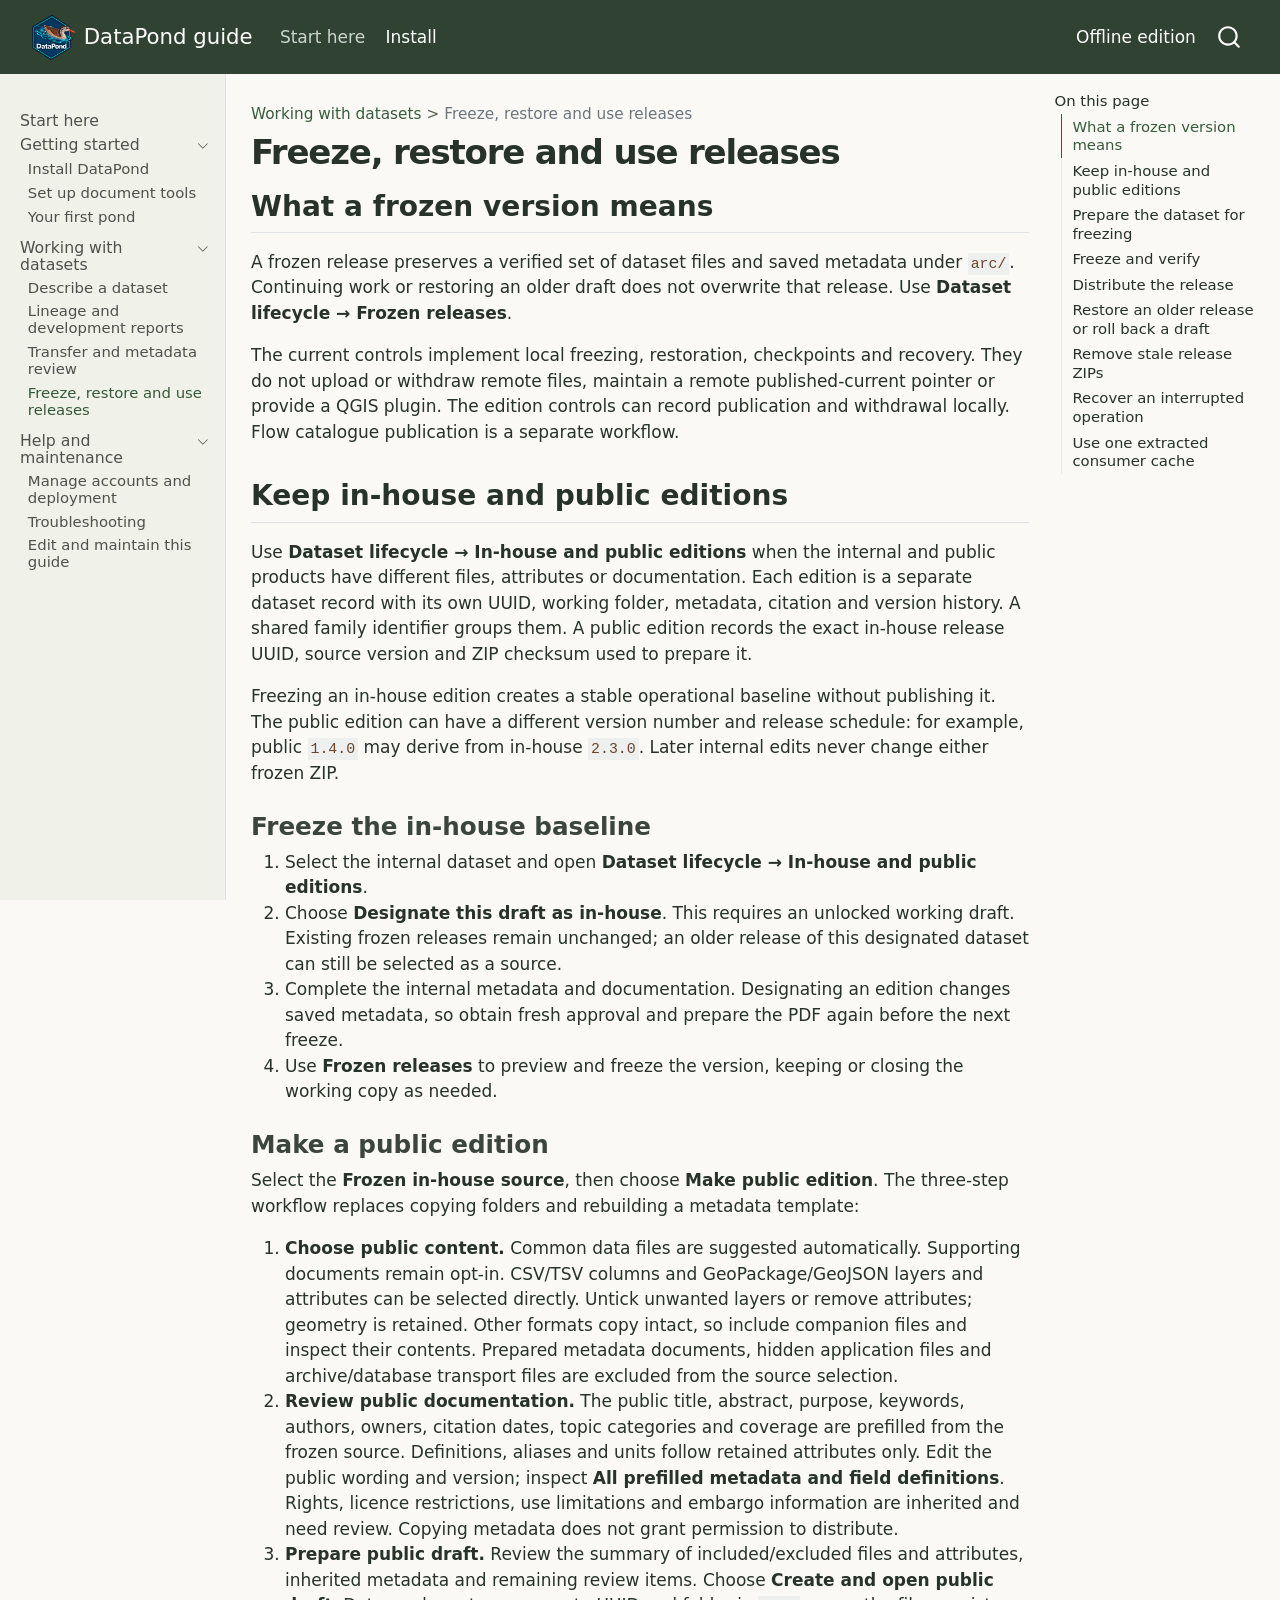
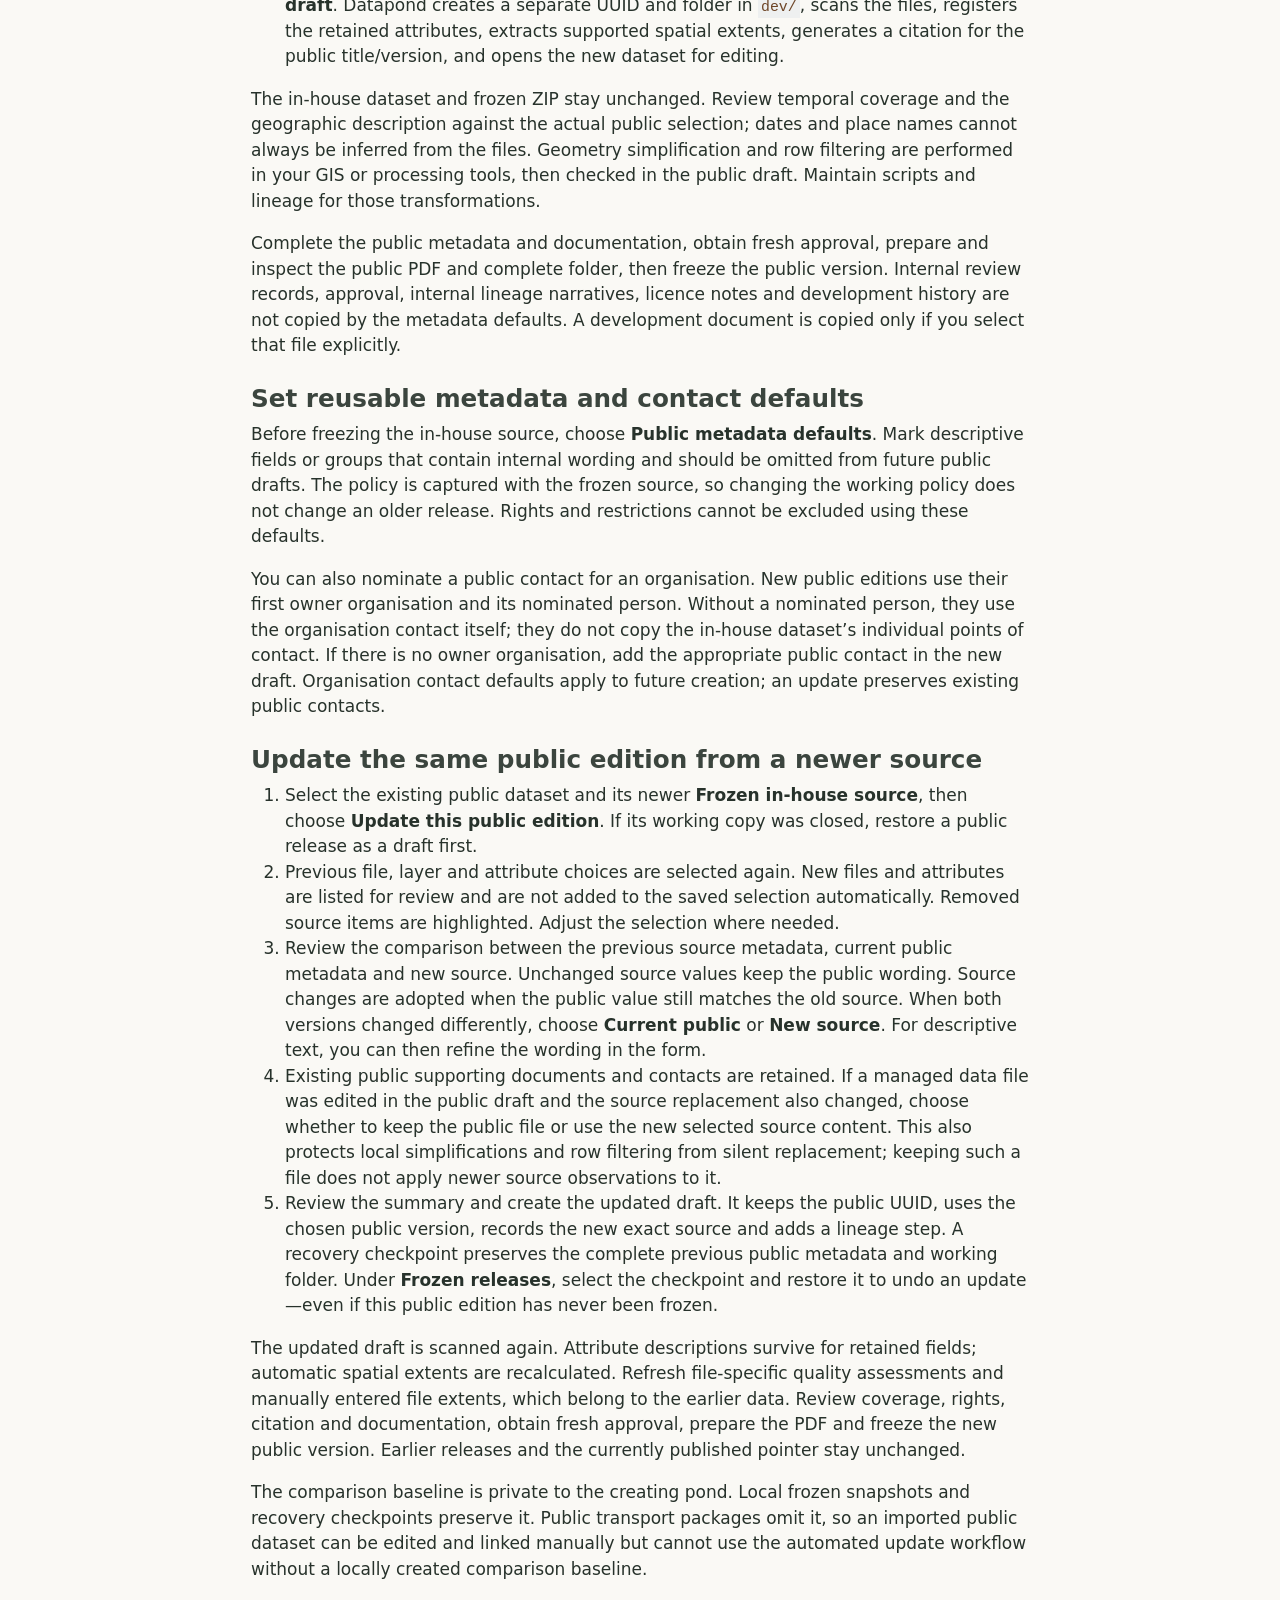
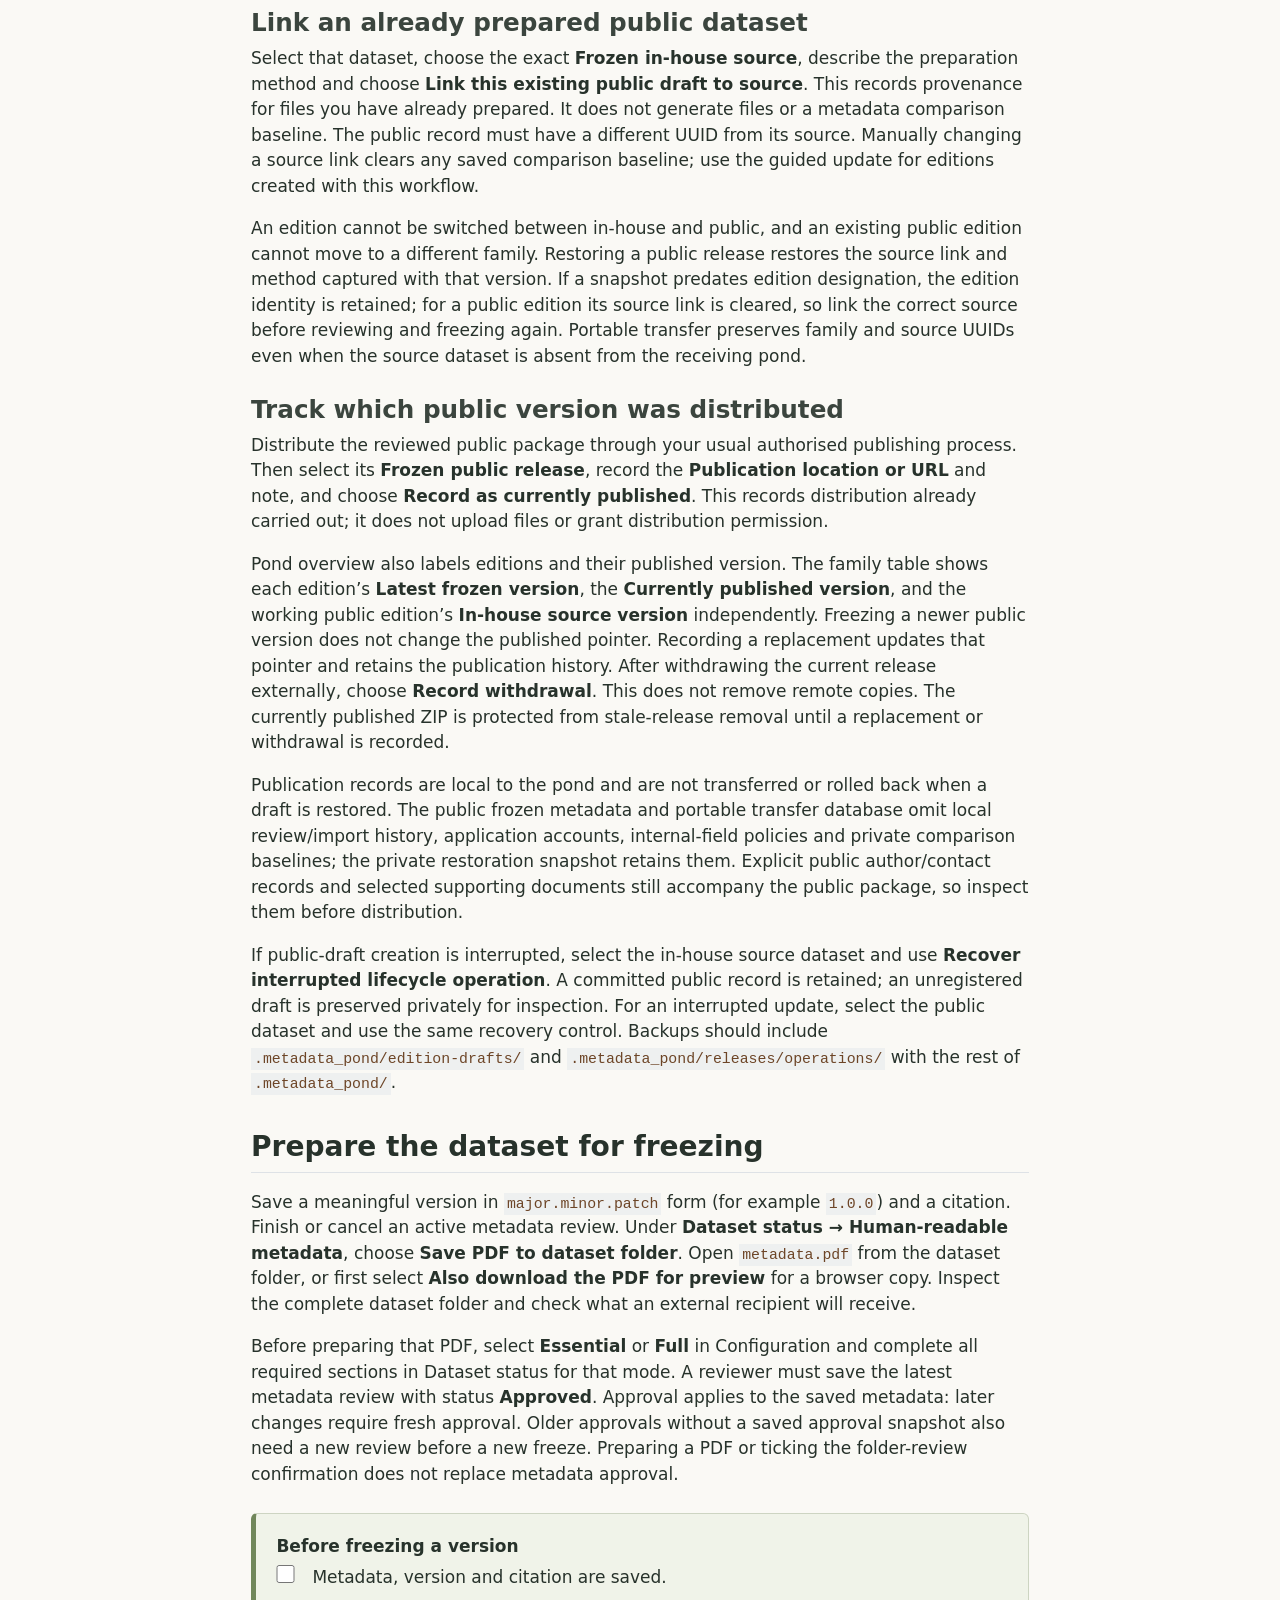
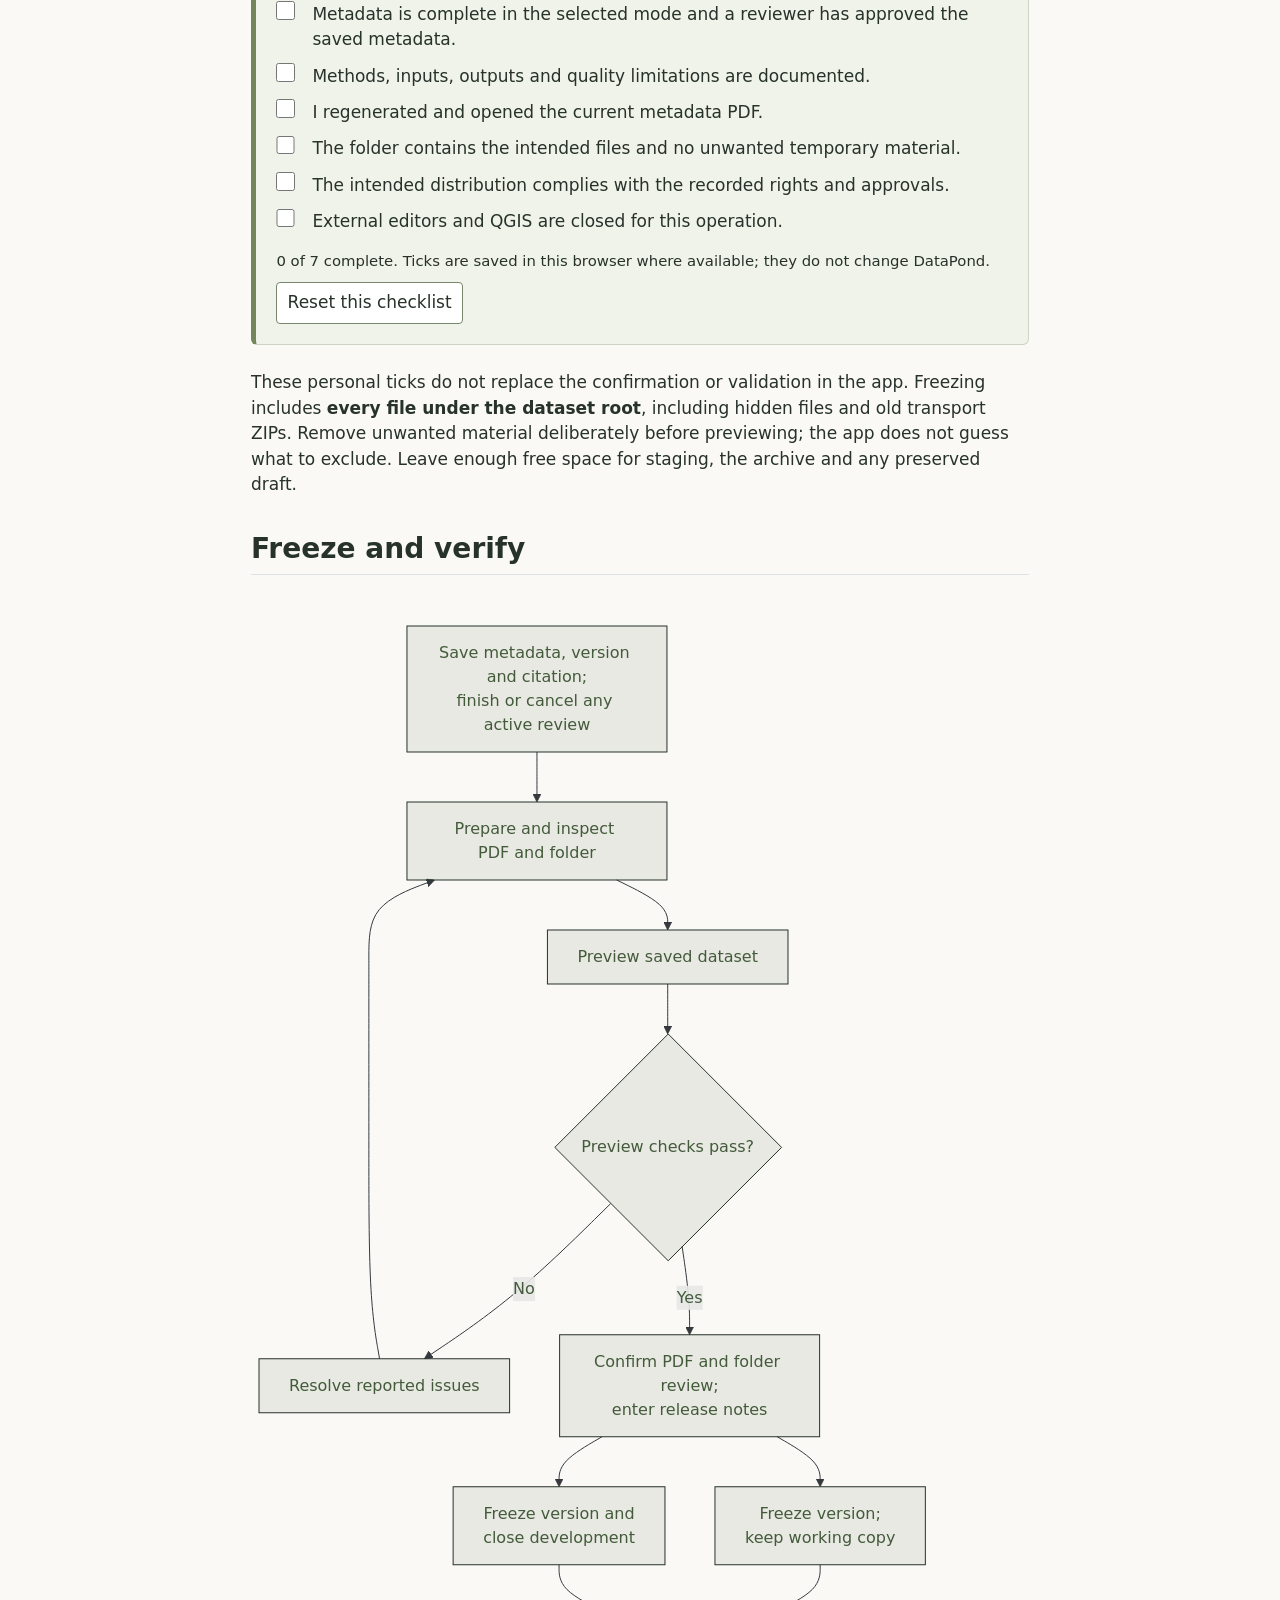
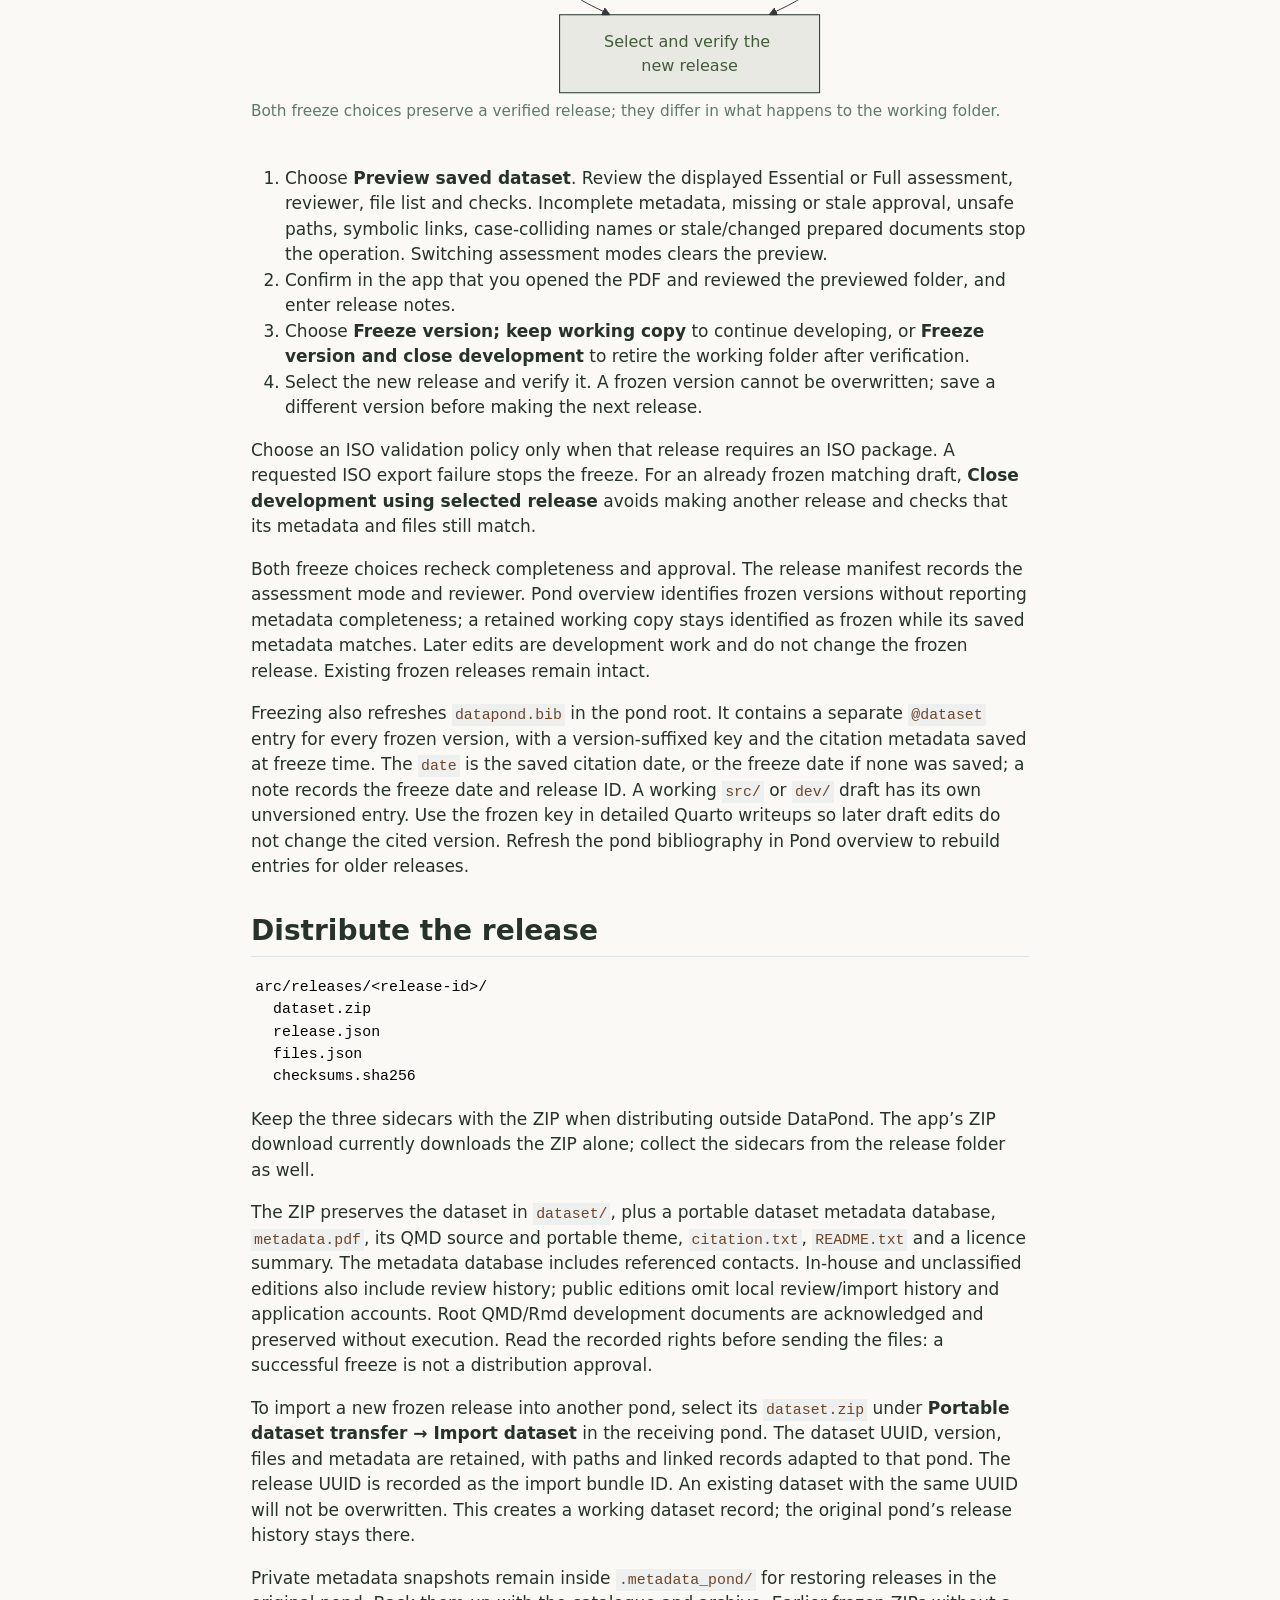
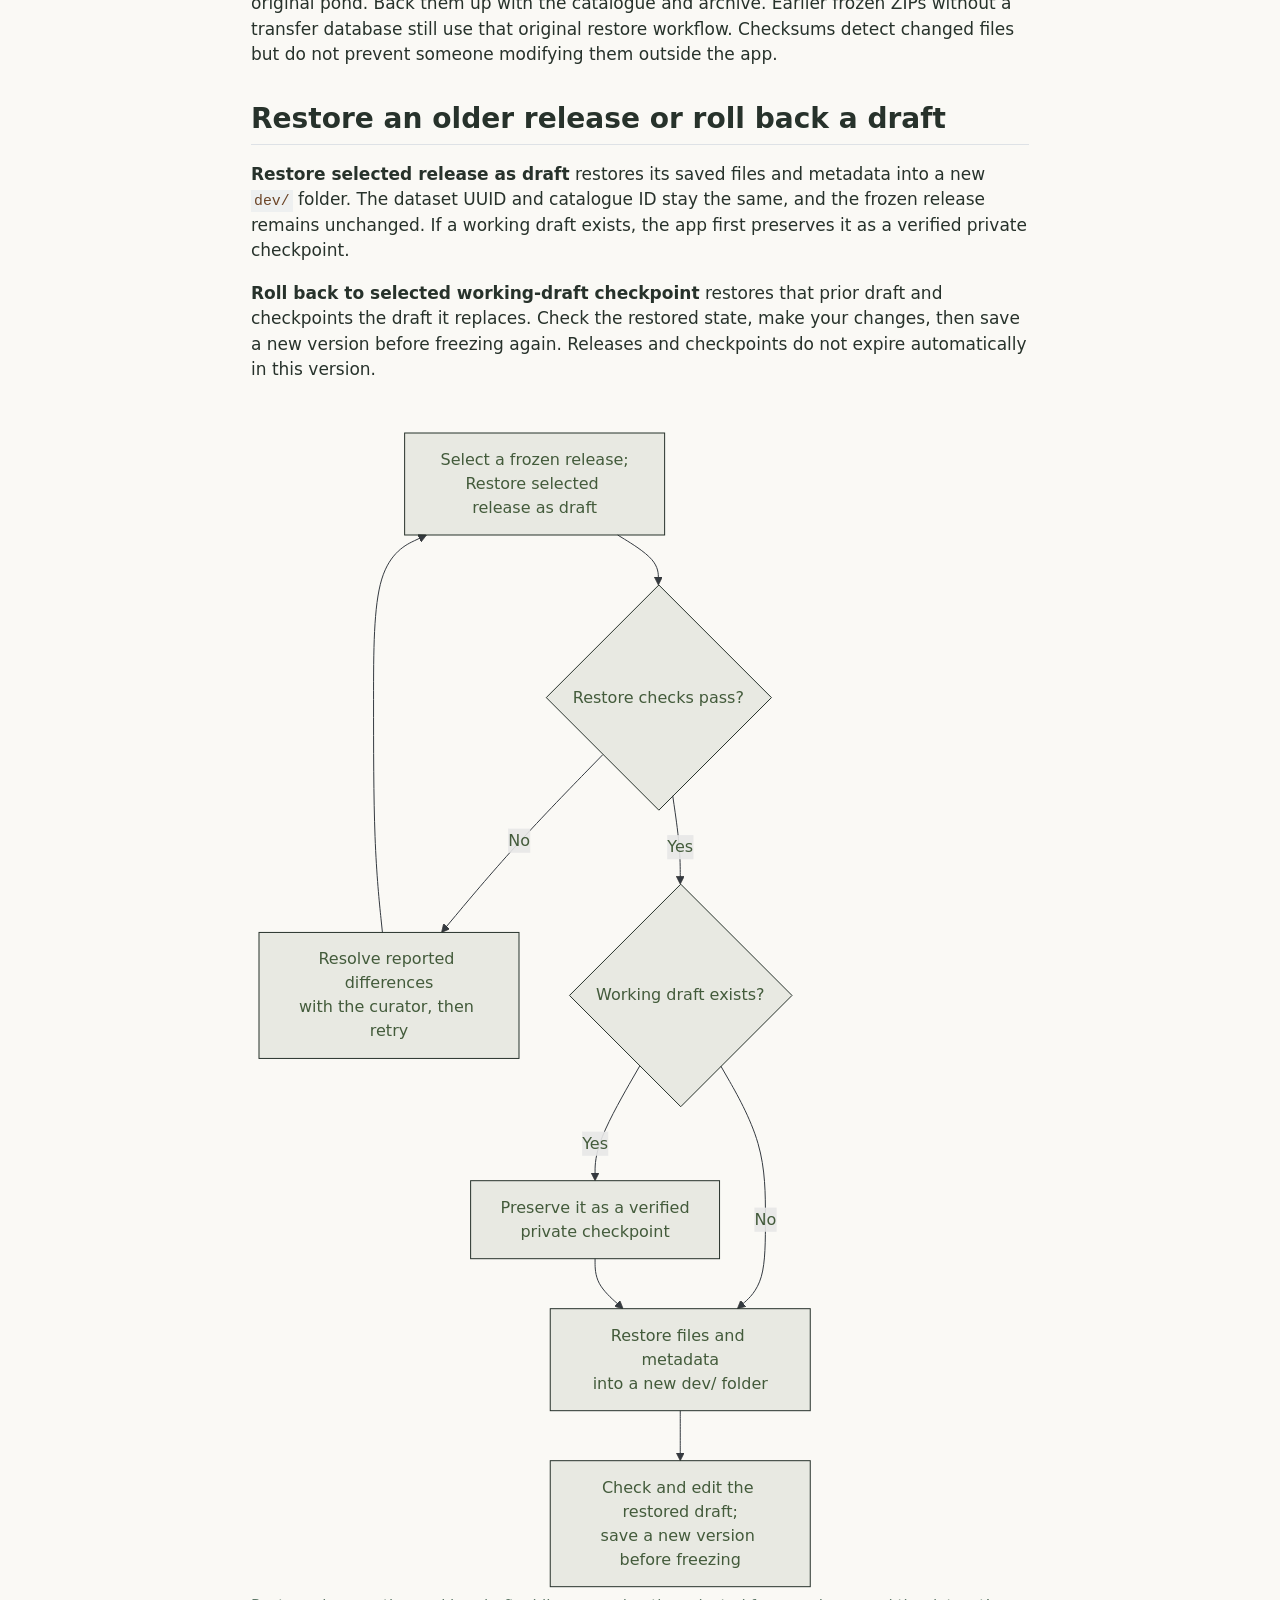
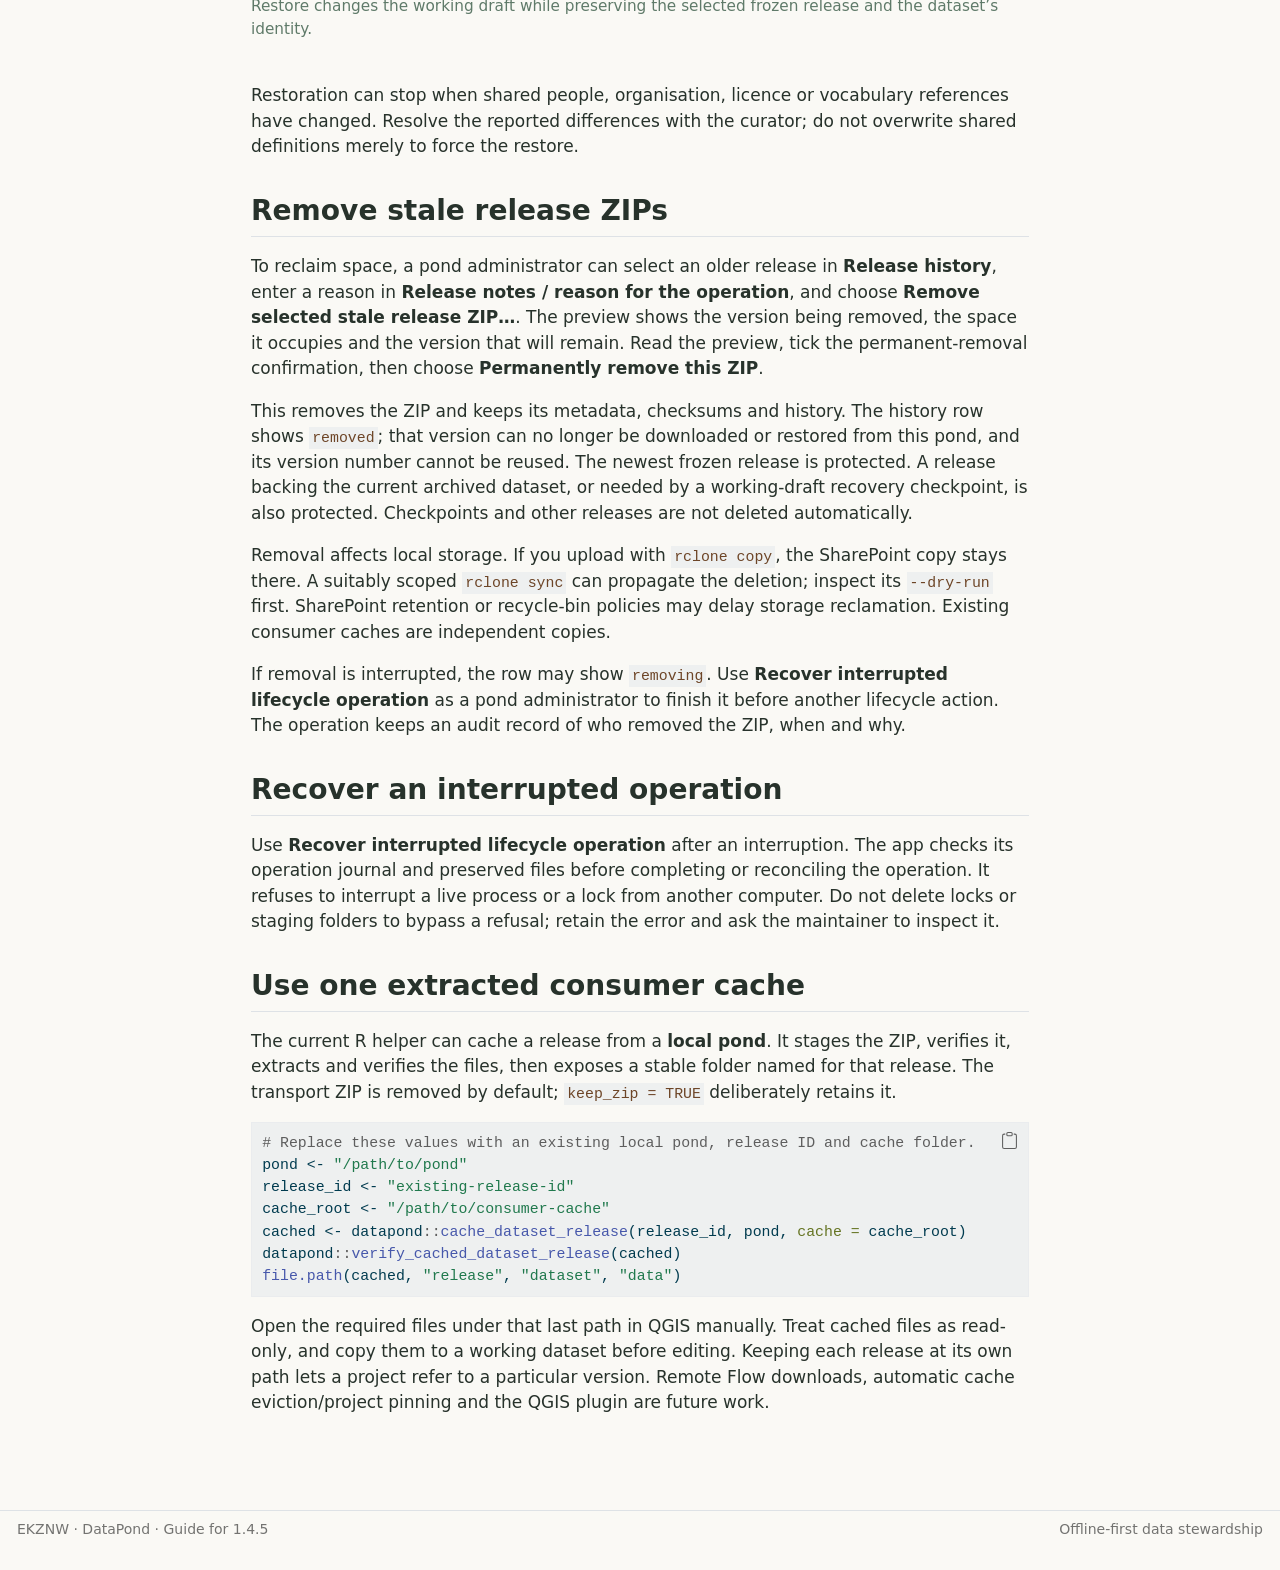
<file: inst/guide/releases.html>
<!DOCTYPE html>
<html xmlns="http://www.w3.org/1999/xhtml" lang="en-GB" xml:lang="en-GB"><head>

<meta charset="utf-8">
<meta name="generator" content="quarto-1.9.37">

<meta name="viewport" content="width=device-width, initial-scale=1.0, user-scalable=yes">


<title>Freeze, restore and use releases – DataPond guide</title>
<style>
/* Default styles provided by pandoc.
** See https://pandoc.org/MANUAL.html#variables-for-html for config info.
*/
code{white-space: pre-wrap;}
span.smallcaps{font-variant: small-caps;}
div.columns{display: flex; gap: min(4vw, 1.5em);}
div.column{flex: auto; overflow-x: auto;}
div.hanging-indent{margin-left: 1.5em; text-indent: -1.5em;}
ul.task-list{list-style: none;}
ul.task-list li input[type="checkbox"] {
  width: 0.8em;
  margin: 0 0.8em 0.2em -1em; /* quarto-specific, see https://github.com/quarto-dev/quarto-cli/issues/4556 */ 
  vertical-align: middle;
}
/* CSS for syntax highlighting */
html { -webkit-text-size-adjust: 100%; }
pre > code.sourceCode { white-space: pre; position: relative; }
pre > code.sourceCode > span { display: inline-block; line-height: 1.25; }
pre > code.sourceCode > span:empty { height: 1.2em; }
.sourceCode { overflow: visible; }
code.sourceCode > span { color: inherit; text-decoration: inherit; }
div.sourceCode { margin: 1em 0; }
pre.sourceCode { margin: 0; }
@media screen {
div.sourceCode { overflow: auto; }
}
@media print {
pre > code.sourceCode { white-space: pre-wrap; }
pre > code.sourceCode > span { text-indent: -5em; padding-left: 5em; }
}
pre.numberSource code
  { counter-reset: source-line 0; }
pre.numberSource code > span
  { position: relative; left: -4em; counter-increment: source-line; }
pre.numberSource code > span > a:first-child::before
  { content: counter(source-line);
    position: relative; left: -1em; text-align: right; vertical-align: baseline;
    border: none; display: inline-block;
    -webkit-touch-callout: none; -webkit-user-select: none;
    -khtml-user-select: none; -moz-user-select: none;
    -ms-user-select: none; user-select: none;
    padding: 0 4px; width: 4em;
  }
pre.numberSource { margin-left: 3em;  padding-left: 4px; }
div.sourceCode
  {   }
@media screen {
pre > code.sourceCode > span > a:first-child::before { text-decoration: underline; }
}
</style>


<script src="site_libs/quarto-nav/quarto-nav.js"></script>
<script src="site_libs/quarto-nav/headroom.min.js"></script>
<script src="site_libs/clipboard/clipboard.min.js"></script>
<script src="site_libs/quarto-search/autocomplete.umd.js"></script>
<script src="site_libs/quarto-search/fuse.min.js"></script>
<script src="site_libs/quarto-search/quarto-search.js"></script>
<meta name="quarto:offset" content="./">
<script src="site_libs/quarto-html/quarto.js" type="module"></script>
<script src="site_libs/quarto-html/tabsets/tabsets.js" type="module"></script>
<script src="site_libs/quarto-html/popper.min.js"></script>
<script src="site_libs/quarto-html/tippy.umd.min.js"></script>
<script src="site_libs/quarto-html/anchor.min.js"></script>
<link href="site_libs/quarto-html/tippy.css" rel="stylesheet">
<link href="site_libs/quarto-html/syntax-7f8f88aac4f3542376d5c11b86a4c14d.css" rel="stylesheet" id="quarto-text-highlighting-styles">
<script src="site_libs/bootstrap/bootstrap.min.js"></script>
<link href="site_libs/bootstrap/bootstrap-icons.css" rel="stylesheet">
<link href="site_libs/bootstrap/bootstrap-29452ab6f4fcb164c43f1a3ab0a1f1e9.min.css" rel="stylesheet" append-hash="true" id="quarto-bootstrap" data-mode="light">
<script id="quarto-search-options" type="application/json">{
  "location": "navbar",
  "copy-button": false,
  "collapse-after": 3,
  "panel-placement": "end",
  "type": "overlay",
  "limit": 50,
  "keyboard-shortcut": [
    "f",
    "/",
    "s"
  ],
  "language": {
    "search-no-results-text": "No results",
    "search-matching-documents-text": "matching documents",
    "search-copy-link-title": "Copy link to search",
    "search-hide-matches-text": "Hide additional matches",
    "search-more-match-text": "more match in this document",
    "search-more-matches-text": "more matches in this document",
    "search-clear-button-title": "Clear",
    "search-text-placeholder": "",
    "search-detached-cancel-button-title": "Cancel",
    "search-submit-button-title": "Submit",
    "search-label": "Search"
  }
}</script>
<script src="site_libs/quarto-diagram/mermaid.min.js"></script>
<script src="site_libs/quarto-diagram/mermaid-init.js"></script>
<link href="site_libs/quarto-diagram/mermaid.css" rel="stylesheet">


<link rel="stylesheet" href="assets/guide.css">
</head>

<body class="nav-sidebar docked nav-fixed quarto-light">

<div id="quarto-search-results"></div>
  <header id="quarto-header" class="headroom fixed-top">
    <nav class="navbar navbar-expand-lg " data-bs-theme="dark">
      <div class="navbar-container container-fluid">
      <div class="navbar-brand-container mx-auto">
    <a href="./index.html" class="navbar-brand navbar-brand-logo">
    <img src="./assets/datapond-logo.png" alt="" class="navbar-logo light-content">
    <img src="./assets/datapond-logo.png" alt="" class="navbar-logo dark-content">
    </a>
    <a class="navbar-brand" href="./index.html">
    <span class="navbar-title">DataPond guide</span>
    </a>
  </div>
            <div id="quarto-search" class="" title="Search"></div>
          <button class="navbar-toggler" type="button" data-bs-toggle="collapse" data-bs-target="#navbarCollapse" aria-controls="navbarCollapse" role="menu" aria-expanded="false" aria-label="Toggle navigation" onclick="if (window.quartoToggleHeadroom) { window.quartoToggleHeadroom(); }">
  <span class="navbar-toggler-icon"></span>
</button>
          <div class="collapse navbar-collapse" id="navbarCollapse">
            <ul class="navbar-nav navbar-nav-scroll me-auto">
  <li class="nav-item">
    <a class="nav-link active" href="./index.html" aria-current="page"> 
<span class="menu-text">Start here</span></a>
  </li>  
  <li class="nav-item">
    <a class="nav-link" href="./install.html"> 
<span class="menu-text">Install</span></a>
  </li>  
</ul>
            <ul class="navbar-nav navbar-nav-scroll ms-auto">
  <li class="nav-item">
    <a class="nav-link" href="./offline.html"> 
<span class="menu-text">Offline edition</span></a>
  </li>  
</ul>
          </div> <!-- /navcollapse -->
            <div class="quarto-navbar-tools">
</div>
      </div> <!-- /container-fluid -->
    </nav>
  <nav class="quarto-secondary-nav">
    <div class="container-fluid d-flex">
      <button type="button" class="quarto-btn-toggle btn" data-bs-toggle="collapse" role="button" data-bs-target=".quarto-sidebar-collapse-item" aria-controls="quarto-sidebar" aria-expanded="false" aria-label="Toggle sidebar navigation" onclick="if (window.quartoToggleHeadroom) { window.quartoToggleHeadroom(); }">
        <i class="bi bi-layout-text-sidebar-reverse"></i>
      </button>
        <nav class="quarto-page-breadcrumbs" aria-label="breadcrumb"><ol class="breadcrumb"><li class="breadcrumb-item"><a href="./dataset.html">Working with datasets</a></li><li class="breadcrumb-item"><a href="./releases.html">Freeze, restore and use releases</a></li></ol></nav>
        <a class="flex-grow-1" role="navigation" data-bs-toggle="collapse" data-bs-target=".quarto-sidebar-collapse-item" aria-controls="quarto-sidebar" aria-expanded="false" aria-label="Toggle sidebar navigation" onclick="if (window.quartoToggleHeadroom) { window.quartoToggleHeadroom(); }">      
        </a>
    </div>
  </nav>
</header>
<!-- content -->
<div id="quarto-content" class="quarto-container page-columns page-rows-contents page-layout-article page-navbar">
<!-- sidebar -->
  <nav id="quarto-sidebar" class="sidebar collapse collapse-horizontal quarto-sidebar-collapse-item sidebar-navigation docked overflow-auto">
    <div class="sidebar-menu-container"> 
    <ul class="list-unstyled mt-1">
        <li class="sidebar-item">
  <div class="sidebar-item-container"> 
  <a href="./index.html" class="sidebar-item-text sidebar-link">
 <span class="menu-text">Start here</span></a>
  </div>
</li>
        <li class="sidebar-item sidebar-item-section">
      <div class="sidebar-item-container"> 
            <a class="sidebar-item-text sidebar-link text-start" data-bs-toggle="collapse" data-bs-target="#quarto-sidebar-section-1" role="navigation" aria-expanded="true">
 <span class="menu-text">Getting started</span></a>
          <a class="sidebar-item-toggle text-start" data-bs-toggle="collapse" data-bs-target="#quarto-sidebar-section-1" role="navigation" aria-expanded="true" aria-label="Toggle section">
            <i class="bi bi-chevron-right ms-2"></i>
          </a> 
      </div>
      <ul id="quarto-sidebar-section-1" class="collapse list-unstyled sidebar-section depth1 show">  
          <li class="sidebar-item">
  <div class="sidebar-item-container"> 
  <a href="./install.html" class="sidebar-item-text sidebar-link">
 <span class="menu-text">Install DataPond</span></a>
  </div>
</li>
          <li class="sidebar-item">
  <div class="sidebar-item-container"> 
  <a href="./document-tools.html" class="sidebar-item-text sidebar-link">
 <span class="menu-text">Set up document tools</span></a>
  </div>
</li>
          <li class="sidebar-item">
  <div class="sidebar-item-container"> 
  <a href="./first-pond.html" class="sidebar-item-text sidebar-link">
 <span class="menu-text">Your first pond</span></a>
  </div>
</li>
      </ul>
  </li>
        <li class="sidebar-item sidebar-item-section">
      <div class="sidebar-item-container"> 
            <a class="sidebar-item-text sidebar-link text-start" data-bs-toggle="collapse" data-bs-target="#quarto-sidebar-section-2" role="navigation" aria-expanded="true">
 <span class="menu-text">Working with datasets</span></a>
          <a class="sidebar-item-toggle text-start" data-bs-toggle="collapse" data-bs-target="#quarto-sidebar-section-2" role="navigation" aria-expanded="true" aria-label="Toggle section">
            <i class="bi bi-chevron-right ms-2"></i>
          </a> 
      </div>
      <ul id="quarto-sidebar-section-2" class="collapse list-unstyled sidebar-section depth1 show">  
          <li class="sidebar-item">
  <div class="sidebar-item-container"> 
  <a href="./dataset.html" class="sidebar-item-text sidebar-link">
 <span class="menu-text">Describe a dataset</span></a>
  </div>
</li>
          <li class="sidebar-item">
  <div class="sidebar-item-container"> 
  <a href="./lineage.html" class="sidebar-item-text sidebar-link">
 <span class="menu-text">Lineage and development reports</span></a>
  </div>
</li>
          <li class="sidebar-item">
  <div class="sidebar-item-container"> 
  <a href="./review.html" class="sidebar-item-text sidebar-link">
 <span class="menu-text">Transfer and metadata review</span></a>
  </div>
</li>
          <li class="sidebar-item">
  <div class="sidebar-item-container"> 
  <a href="./releases.html" class="sidebar-item-text sidebar-link active">
 <span class="menu-text">Freeze, restore and use releases</span></a>
  </div>
</li>
      </ul>
  </li>
        <li class="sidebar-item sidebar-item-section">
      <div class="sidebar-item-container"> 
            <a class="sidebar-item-text sidebar-link text-start" data-bs-toggle="collapse" data-bs-target="#quarto-sidebar-section-3" role="navigation" aria-expanded="true">
 <span class="menu-text">Help and maintenance</span></a>
          <a class="sidebar-item-toggle text-start" data-bs-toggle="collapse" data-bs-target="#quarto-sidebar-section-3" role="navigation" aria-expanded="true" aria-label="Toggle section">
            <i class="bi bi-chevron-right ms-2"></i>
          </a> 
      </div>
      <ul id="quarto-sidebar-section-3" class="collapse list-unstyled sidebar-section depth1 show">  
          <li class="sidebar-item">
  <div class="sidebar-item-container"> 
  <a href="./access-management.html" class="sidebar-item-text sidebar-link">
 <span class="menu-text">Manage accounts and deployment</span></a>
  </div>
</li>
          <li class="sidebar-item">
  <div class="sidebar-item-container"> 
  <a href="./troubleshooting.html" class="sidebar-item-text sidebar-link">
 <span class="menu-text">Troubleshooting</span></a>
  </div>
</li>
          <li class="sidebar-item">
  <div class="sidebar-item-container"> 
  <a href="./maintaining.html" class="sidebar-item-text sidebar-link">
 <span class="menu-text">Edit and maintain this guide</span></a>
  </div>
</li>
      </ul>
  </li>
    </ul>
    </div>
</nav>
<div id="quarto-sidebar-glass" class="quarto-sidebar-collapse-item" data-bs-toggle="collapse" data-bs-target=".quarto-sidebar-collapse-item"></div>
<!-- margin-sidebar -->
    <div id="quarto-margin-sidebar" class="sidebar margin-sidebar">
        <nav id="TOC" role="doc-toc" class="toc-active">
    <h2 id="toc-title">On this page</h2>
   
  <ul class="collapse">
  <li><a href="#what-a-frozen-version-means" id="toc-what-a-frozen-version-means" class="nav-link active" data-scroll-target="#what-a-frozen-version-means">What a frozen version means</a></li>
  <li><a href="#keep-in-house-and-public-editions" id="toc-keep-in-house-and-public-editions" class="nav-link" data-scroll-target="#keep-in-house-and-public-editions">Keep in-house and public editions</a></li>
  <li><a href="#prepare-the-dataset-for-freezing" id="toc-prepare-the-dataset-for-freezing" class="nav-link" data-scroll-target="#prepare-the-dataset-for-freezing">Prepare the dataset for freezing</a></li>
  <li><a href="#freeze-and-verify" id="toc-freeze-and-verify" class="nav-link" data-scroll-target="#freeze-and-verify">Freeze and verify</a></li>
  <li><a href="#distribute-the-release" id="toc-distribute-the-release" class="nav-link" data-scroll-target="#distribute-the-release">Distribute the release</a></li>
  <li><a href="#restore-an-older-release-or-roll-back-a-draft" id="toc-restore-an-older-release-or-roll-back-a-draft" class="nav-link" data-scroll-target="#restore-an-older-release-or-roll-back-a-draft">Restore an older release or roll back a draft</a></li>
  <li><a href="#remove-stale-release-zips" id="toc-remove-stale-release-zips" class="nav-link" data-scroll-target="#remove-stale-release-zips">Remove stale release ZIPs</a></li>
  <li><a href="#recover-an-interrupted-operation" id="toc-recover-an-interrupted-operation" class="nav-link" data-scroll-target="#recover-an-interrupted-operation">Recover an interrupted operation</a></li>
  <li><a href="#use-one-extracted-consumer-cache" id="toc-use-one-extracted-consumer-cache" class="nav-link" data-scroll-target="#use-one-extracted-consumer-cache">Use one extracted consumer cache</a></li>
  </ul>
</nav>
    </div>
<!-- main -->
<main class="content" id="quarto-document-content">

<header id="title-block-header" class="quarto-title-block default"><nav class="quarto-page-breadcrumbs quarto-title-breadcrumbs d-none d-lg-block" aria-label="breadcrumb"><ol class="breadcrumb"><li class="breadcrumb-item"><a href="./dataset.html">Working with datasets</a></li><li class="breadcrumb-item"><a href="./releases.html">Freeze, restore and use releases</a></li></ol></nav>
<div class="quarto-title">
<h1 class="title">Freeze, restore and use releases</h1>
</div>



<div class="quarto-title-meta">

    
  
    
  </div>
  


</header>


<section id="what-a-frozen-version-means" class="level2">
<h2 class="anchored" data-anchor-id="what-a-frozen-version-means">What a frozen version means</h2>
<p>A frozen release preserves a verified set of dataset files and saved metadata under <code>arc/</code>. Continuing work or restoring an older draft does not overwrite that release. Use <strong>Dataset lifecycle → Frozen releases</strong>.</p>
<p>The current controls implement local freezing, restoration, checkpoints and recovery. They do not upload or withdraw remote files, maintain a remote published-current pointer or provide a QGIS plugin. The edition controls can record publication and withdrawal locally. Flow catalogue publication is a separate workflow.</p>
</section>
<section id="keep-in-house-and-public-editions" class="level2">
<h2 class="anchored" data-anchor-id="keep-in-house-and-public-editions">Keep in-house and public editions</h2>
<p>Use <strong>Dataset lifecycle → In-house and public editions</strong> when the internal and public products have different files, attributes or documentation. Each edition is a separate dataset record with its own UUID, working folder, metadata, citation and version history. A shared family identifier groups them. A public edition records the exact in-house release UUID, source version and ZIP checksum used to prepare it.</p>
<p>Freezing an in-house edition creates a stable operational baseline without publishing it. The public edition can have a different version number and release schedule: for example, public <code>1.4.0</code> may derive from in-house <code>2.3.0</code>. Later internal edits never change either frozen ZIP.</p>
<section id="freeze-the-in-house-baseline" class="level3">
<h3 class="anchored" data-anchor-id="freeze-the-in-house-baseline">Freeze the in-house baseline</h3>
<ol type="1">
<li>Select the internal dataset and open <strong>Dataset lifecycle → In-house and public editions</strong>.</li>
<li>Choose <strong>Designate this draft as in-house</strong>. This requires an unlocked working draft. Existing frozen releases remain unchanged; an older release of this designated dataset can still be selected as a source.</li>
<li>Complete the internal metadata and documentation. Designating an edition changes saved metadata, so obtain fresh approval and prepare the PDF again before the next freeze.</li>
<li>Use <strong>Frozen releases</strong> to preview and freeze the version, keeping or closing the working copy as needed.</li>
</ol>
</section>
<section id="make-a-public-edition" class="level3">
<h3 class="anchored" data-anchor-id="make-a-public-edition">Make a public edition</h3>
<p>Select the <strong>Frozen in-house source</strong>, then choose <strong>Make public edition</strong>. The three-step workflow replaces copying folders and rebuilding a metadata template:</p>
<ol type="1">
<li><strong>Choose public content.</strong> Common data files are suggested automatically. Supporting documents remain opt-in. CSV/TSV columns and GeoPackage/GeoJSON layers and attributes can be selected directly. Untick unwanted layers or remove attributes; geometry is retained. Other formats copy intact, so include companion files and inspect their contents. Prepared metadata documents, hidden application files and archive/database transport files are excluded from the source selection.</li>
<li><strong>Review public documentation.</strong> The public title, abstract, purpose, keywords, authors, owners, citation dates, topic categories and coverage are prefilled from the frozen source. Definitions, aliases and units follow retained attributes only. Edit the public wording and version; inspect <strong>All prefilled metadata and field definitions</strong>. Rights, licence restrictions, use limitations and embargo information are inherited and need review. Copying metadata does not grant permission to distribute.</li>
<li><strong>Prepare public draft.</strong> Review the summary of included/excluded files and attributes, inherited metadata and remaining review items. Choose <strong>Create and open public draft</strong>. Datapond creates a separate UUID and folder in <code>dev/</code>, scans the files, registers the retained attributes, extracts supported spatial extents, generates a citation for the public title/version, and opens the new dataset for editing.</li>
</ol>
<p>The in-house dataset and frozen ZIP stay unchanged. Review temporal coverage and the geographic description against the actual public selection; dates and place names cannot always be inferred from the files. Geometry simplification and row filtering are performed in your GIS or processing tools, then checked in the public draft. Maintain scripts and lineage for those transformations.</p>
<p>Complete the public metadata and documentation, obtain fresh approval, prepare and inspect the public PDF and complete folder, then freeze the public version. Internal review records, approval, internal lineage narratives, licence notes and development history are not copied by the metadata defaults. A development document is copied only if you select that file explicitly.</p>
</section>
<section id="set-reusable-metadata-and-contact-defaults" class="level3">
<h3 class="anchored" data-anchor-id="set-reusable-metadata-and-contact-defaults">Set reusable metadata and contact defaults</h3>
<p>Before freezing the in-house source, choose <strong>Public metadata defaults</strong>. Mark descriptive fields or groups that contain internal wording and should be omitted from future public drafts. The policy is captured with the frozen source, so changing the working policy does not change an older release. Rights and restrictions cannot be excluded using these defaults.</p>
<p>You can also nominate a public contact for an organisation. New public editions use their first owner organisation and its nominated person. Without a nominated person, they use the organisation contact itself; they do not copy the in-house dataset’s individual points of contact. If there is no owner organisation, add the appropriate public contact in the new draft. Organisation contact defaults apply to future creation; an update preserves existing public contacts.</p>
</section>
<section id="update-the-same-public-edition-from-a-newer-source" class="level3">
<h3 class="anchored" data-anchor-id="update-the-same-public-edition-from-a-newer-source">Update the same public edition from a newer source</h3>
<ol type="1">
<li>Select the existing public dataset and its newer <strong>Frozen in-house source</strong>, then choose <strong>Update this public edition</strong>. If its working copy was closed, restore a public release as a draft first.</li>
<li>Previous file, layer and attribute choices are selected again. New files and attributes are listed for review and are not added to the saved selection automatically. Removed source items are highlighted. Adjust the selection where needed.</li>
<li>Review the comparison between the previous source metadata, current public metadata and new source. Unchanged source values keep the public wording. Source changes are adopted when the public value still matches the old source. When both versions changed differently, choose <strong>Current public</strong> or <strong>New source</strong>. For descriptive text, you can then refine the wording in the form.</li>
<li>Existing public supporting documents and contacts are retained. If a managed data file was edited in the public draft and the source replacement also changed, choose whether to keep the public file or use the new selected source content. This also protects local simplifications and row filtering from silent replacement; keeping such a file does not apply newer source observations to it.</li>
<li>Review the summary and create the updated draft. It keeps the public UUID, uses the chosen public version, records the new exact source and adds a lineage step. A recovery checkpoint preserves the complete previous public metadata and working folder. Under <strong>Frozen releases</strong>, select the checkpoint and restore it to undo an update—even if this public edition has never been frozen.</li>
</ol>
<p>The updated draft is scanned again. Attribute descriptions survive for retained fields; automatic spatial extents are recalculated. Refresh file-specific quality assessments and manually entered file extents, which belong to the earlier data. Review coverage, rights, citation and documentation, obtain fresh approval, prepare the PDF and freeze the new public version. Earlier releases and the currently published pointer stay unchanged.</p>
<p>The comparison baseline is private to the creating pond. Local frozen snapshots and recovery checkpoints preserve it. Public transport packages omit it, so an imported public dataset can be edited and linked manually but cannot use the automated update workflow without a locally created comparison baseline.</p>
</section>
<section id="link-an-already-prepared-public-dataset" class="level3">
<h3 class="anchored" data-anchor-id="link-an-already-prepared-public-dataset">Link an already prepared public dataset</h3>
<p>Select that dataset, choose the exact <strong>Frozen in-house source</strong>, describe the preparation method and choose <strong>Link this existing public draft to source</strong>. This records provenance for files you have already prepared. It does not generate files or a metadata comparison baseline. The public record must have a different UUID from its source. Manually changing a source link clears any saved comparison baseline; use the guided update for editions created with this workflow.</p>
<p>An edition cannot be switched between in-house and public, and an existing public edition cannot move to a different family. Restoring a public release restores the source link and method captured with that version. If a snapshot predates edition designation, the edition identity is retained; for a public edition its source link is cleared, so link the correct source before reviewing and freezing again. Portable transfer preserves family and source UUIDs even when the source dataset is absent from the receiving pond.</p>
</section>
<section id="track-which-public-version-was-distributed" class="level3">
<h3 class="anchored" data-anchor-id="track-which-public-version-was-distributed">Track which public version was distributed</h3>
<p>Distribute the reviewed public package through your usual authorised publishing process. Then select its <strong>Frozen public release</strong>, record the <strong>Publication location or URL</strong> and note, and choose <strong>Record as currently published</strong>. This records distribution already carried out; it does not upload files or grant distribution permission.</p>
<p>Pond overview also labels editions and their published version. The family table shows each edition’s <strong>Latest frozen version</strong>, the <strong>Currently published version</strong>, and the working public edition’s <strong>In-house source version</strong> independently. Freezing a newer public version does not change the published pointer. Recording a replacement updates that pointer and retains the publication history. After withdrawing the current release externally, choose <strong>Record withdrawal</strong>. This does not remove remote copies. The currently published ZIP is protected from stale-release removal until a replacement or withdrawal is recorded.</p>
<p>Publication records are local to the pond and are not transferred or rolled back when a draft is restored. The public frozen metadata and portable transfer database omit local review/import history, application accounts, internal-field policies and private comparison baselines; the private restoration snapshot retains them. Explicit public author/contact records and selected supporting documents still accompany the public package, so inspect them before distribution.</p>
<p>If public-draft creation is interrupted, select the in-house source dataset and use <strong>Recover interrupted lifecycle operation</strong>. A committed public record is retained; an unregistered draft is preserved privately for inspection. For an interrupted update, select the public dataset and use the same recovery control. Backups should include <code>.metadata_pond/edition-drafts/</code> and <code>.metadata_pond/releases/operations/</code> with the rest of <code>.metadata_pond/</code>.</p>
</section>
</section>
<section id="prepare-the-dataset-for-freezing" class="level2">
<h2 class="anchored" data-anchor-id="prepare-the-dataset-for-freezing">Prepare the dataset for freezing</h2>
<p>Save a meaningful version in <code>major.minor.patch</code> form (for example <code>1.0.0</code>) and a citation. Finish or cancel an active metadata review. Under <strong>Dataset status → Human-readable metadata</strong>, choose <strong>Save PDF to dataset folder</strong>. Open <code>metadata.pdf</code> from the dataset folder, or first select <strong>Also download the PDF for preview</strong> for a browser copy. Inspect the complete dataset folder and check what an external recipient will receive.</p>
<p>Before preparing that PDF, select <strong>Essential</strong> or <strong>Full</strong> in Configuration and complete all required sections in Dataset status for that mode. A reviewer must save the latest metadata review with status <strong>Approved</strong>. Approval applies to the saved metadata: later changes require fresh approval. Older approvals without a saved approval snapshot also need a new review before a new freeze. Preparing a PDF or ticking the folder-review confirmation does not replace metadata approval.</p>
<div class="guide-checklist" role="group" aria-label="Release preparation checklist">
<strong>Before freezing a version</strong>
<label><input type="checkbox" data-check="release-saved">Metadata, version and citation are saved.</label>
<label><input type="checkbox" data-check="release-approved">Metadata is complete in the selected mode and a reviewer has approved the saved metadata.</label>
<label><input type="checkbox" data-check="release-methods">Methods, inputs, outputs and quality limitations are documented.</label>
<label><input type="checkbox" data-check="release-pdf">I regenerated and opened the current metadata PDF.</label>
<label><input type="checkbox" data-check="release-files">The folder contains the intended files and no unwanted temporary material.</label>
<label><input type="checkbox" data-check="release-rights">The intended distribution complies with the recorded rights and approvals.</label>
<label><input type="checkbox" data-check="release-editors">External editors and QGIS are closed for this operation.</label>
</div>
<p>These personal ticks do not replace the confirmation or validation in the app. Freezing includes <strong>every file under the dataset root</strong>, including hidden files and old transport ZIPs. Remove unwanted material deliberately before previewing; the app does not guess what to exclude. Leave enough free space for staging, the archive and any preserved draft.</p>
</section>
<section id="freeze-and-verify" class="level2">
<h2 class="anchored" data-anchor-id="freeze-and-verify">Freeze and verify</h2>
<div class="guide-process" role="region" aria-label="Prepare, preview and freeze a version" tabindex="0">
<div class="cell" data-layout-align="default">
<div class="cell-output-display">
<div>
<p></p><figure class="figure"><p></p>
<div>
<pre class="mermaid mermaid-js">flowchart TD
  accTitle: Prepare, preview and freeze a version
  accDescr: Save metadata, version and citation, finish or cancel any review, then prepare and inspect the PDF and folder. Preview the saved dataset. Resolve failed checks and repeat preparation when needed. When checks pass, confirm the review and add release notes. Freeze while keeping the working copy, or freeze and close development. Select and verify the resulting release.
  save["Save metadata, version and citation;&lt;br/&gt;finish or cancel any active review"] --&gt; prepare["Prepare and inspect PDF and folder"]
  prepare --&gt; preview["Preview saved dataset"]
  preview --&gt; checks{"Preview checks pass?"}
  checks --&gt;|No| fix["Resolve reported issues"]
  fix --&gt; prepare
  checks --&gt;|Yes| confirm["Confirm PDF and folder review;&lt;br/&gt;enter release notes"]
  confirm --&gt; keep["Freeze version;&lt;br/&gt;keep working copy"]
  confirm --&gt; close["Freeze version and&lt;br/&gt;close development"]
  keep --&gt; verify["Select and verify the new release"]
  close --&gt; verify
</pre>
</div>
<p></p><figcaption> Both freeze choices preserve a verified release; they differ in what happens to the working folder.</figcaption> </figure><p></p>
</div>
</div>
</div>
</div>
<ol type="1">
<li>Choose <strong>Preview saved dataset</strong>. Review the displayed Essential or Full assessment, reviewer, file list and checks. Incomplete metadata, missing or stale approval, unsafe paths, symbolic links, case-colliding names or stale/changed prepared documents stop the operation. Switching assessment modes clears the preview.</li>
<li>Confirm in the app that you opened the PDF and reviewed the previewed folder, and enter release notes.</li>
<li>Choose <strong>Freeze version; keep working copy</strong> to continue developing, or <strong>Freeze version and close development</strong> to retire the working folder after verification.</li>
<li>Select the new release and verify it. A frozen version cannot be overwritten; save a different version before making the next release.</li>
</ol>
<p>Choose an ISO validation policy only when that release requires an ISO package. A requested ISO export failure stops the freeze. For an already frozen matching draft, <strong>Close development using selected release</strong> avoids making another release and checks that its metadata and files still match.</p>
<p>Both freeze choices recheck completeness and approval. The release manifest records the assessment mode and reviewer. Pond overview identifies frozen versions without reporting metadata completeness; a retained working copy stays identified as frozen while its saved metadata matches. Later edits are development work and do not change the frozen release. Existing frozen releases remain intact.</p>
<p>Freezing also refreshes <code>datapond.bib</code> in the pond root. It contains a separate <code>@dataset</code> entry for every frozen version, with a version-suffixed key and the citation metadata saved at freeze time. The <code>date</code> is the saved citation date, or the freeze date if none was saved; a note records the freeze date and release ID. A working <code>src/</code> or <code>dev/</code> draft has its own unversioned entry. Use the frozen key in detailed Quarto writeups so later draft edits do not change the cited version. Refresh the pond bibliography in Pond overview to rebuild entries for older releases.</p>
</section>
<section id="distribute-the-release" class="level2">
<h2 class="anchored" data-anchor-id="distribute-the-release">Distribute the release</h2>
<pre class="text"><code>arc/releases/&lt;release-id&gt;/
  dataset.zip
  release.json
  files.json
  checksums.sha256</code></pre>
<p>Keep the three sidecars with the ZIP when distributing outside DataPond. The app’s ZIP download currently downloads the ZIP alone; collect the sidecars from the release folder as well.</p>
<p>The ZIP preserves the dataset in <code>dataset/</code>, plus a portable dataset metadata database, <code>metadata.pdf</code>, its QMD source and portable theme, <code>citation.txt</code>, <code>README.txt</code> and a licence summary. The metadata database includes referenced contacts. In-house and unclassified editions also include review history; public editions omit local review/import history and application accounts. Root QMD/Rmd development documents are acknowledged and preserved without execution. Read the recorded rights before sending the files: a successful freeze is not a distribution approval.</p>
<p>To import a new frozen release into another pond, select its <code>dataset.zip</code> under <strong>Portable dataset transfer → Import dataset</strong> in the receiving pond. The dataset UUID, version, files and metadata are retained, with paths and linked records adapted to that pond. The release UUID is recorded as the import bundle ID. An existing dataset with the same UUID will not be overwritten. This creates a working dataset record; the original pond’s release history stays there.</p>
<p>Private metadata snapshots remain inside <code>.metadata_pond/</code> for restoring releases in the original pond. Back them up with the catalogue and archive. Earlier frozen ZIPs without a transfer database still use that original restore workflow. Checksums detect changed files but do not prevent someone modifying them outside the app.</p>
</section>
<section id="restore-an-older-release-or-roll-back-a-draft" class="level2">
<h2 class="anchored" data-anchor-id="restore-an-older-release-or-roll-back-a-draft">Restore an older release or roll back a draft</h2>
<p><strong>Restore selected release as draft</strong> restores its saved files and metadata into a new <code>dev/</code> folder. The dataset UUID and catalogue ID stay the same, and the frozen release remains unchanged. If a working draft exists, the app first preserves it as a verified private checkpoint.</p>
<p><strong>Roll back to selected working-draft checkpoint</strong> restores that prior draft and checkpoints the draft it replaces. Check the restored state, make your changes, then save a new version before freezing again. Releases and checkpoints do not expire automatically in this version.</p>
<div class="guide-process" role="region" aria-label="Restore a frozen release as a working draft" tabindex="0">
<div class="cell" data-layout-align="default">
<div class="cell-output-display">
<div>
<p></p><figure class="figure"><p></p>
<div>
<pre class="mermaid mermaid-js">flowchart TD
  accTitle: Restore a frozen release as a working draft
  accDescr: Select a frozen release and request restoration as a draft. If checks pass and a working draft exists, preserve it as a verified private checkpoint first. Restore the release files and metadata to a new development folder, inspect the restored draft, and save a new version before freezing again. The original frozen release and dataset UUID remain unchanged.
  select["Select a frozen release;&lt;br/&gt;Restore selected release as draft"] --&gt; checks{"Restore checks pass?"}
  checks --&gt;|No| resolve["Resolve reported differences&lt;br/&gt;with the curator, then retry"]
  resolve --&gt; select
  checks --&gt;|Yes| existing{"Working draft exists?"}
  existing --&gt;|Yes| checkpoint["Preserve it as a verified&lt;br/&gt;private checkpoint"]
  existing --&gt;|No| restore["Restore files and metadata&lt;br/&gt;into a new dev/ folder"]
  checkpoint --&gt; restore
  restore --&gt; inspect["Check and edit the restored draft;&lt;br/&gt;save a new version before freezing"]
</pre>
</div>
<p></p><figcaption> Restore changes the working draft while preserving the selected frozen release and the dataset’s identity.</figcaption> </figure><p></p>
</div>
</div>
</div>
</div>
<p>Restoration can stop when shared people, organisation, licence or vocabulary references have changed. Resolve the reported differences with the curator; do not overwrite shared definitions merely to force the restore.</p>
</section>
<section id="remove-stale-release-zips" class="level2">
<h2 class="anchored" data-anchor-id="remove-stale-release-zips">Remove stale release ZIPs</h2>
<p>To reclaim space, a pond administrator can select an older release in <strong>Release history</strong>, enter a reason in <strong>Release notes / reason for the operation</strong>, and choose <strong>Remove selected stale release ZIP…</strong>. The preview shows the version being removed, the space it occupies and the version that will remain. Read the preview, tick the permanent-removal confirmation, then choose <strong>Permanently remove this ZIP</strong>.</p>
<p>This removes the ZIP and keeps its metadata, checksums and history. The history row shows <code>removed</code>; that version can no longer be downloaded or restored from this pond, and its version number cannot be reused. The newest frozen release is protected. A release backing the current archived dataset, or needed by a working-draft recovery checkpoint, is also protected. Checkpoints and other releases are not deleted automatically.</p>
<p>Removal affects local storage. If you upload with <code>rclone copy</code>, the SharePoint copy stays there. A suitably scoped <code>rclone sync</code> can propagate the deletion; inspect its <code>--dry-run</code> first. SharePoint retention or recycle-bin policies may delay storage reclamation. Existing consumer caches are independent copies.</p>
<p>If removal is interrupted, the row may show <code>removing</code>. Use <strong>Recover interrupted lifecycle operation</strong> as a pond administrator to finish it before another lifecycle action. The operation keeps an audit record of who removed the ZIP, when and why.</p>
</section>
<section id="recover-an-interrupted-operation" class="level2">
<h2 class="anchored" data-anchor-id="recover-an-interrupted-operation">Recover an interrupted operation</h2>
<p>Use <strong>Recover interrupted lifecycle operation</strong> after an interruption. The app checks its operation journal and preserved files before completing or reconciling the operation. It refuses to interrupt a live process or a lock from another computer. Do not delete locks or staging folders to bypass a refusal; retain the error and ask the maintainer to inspect it.</p>
</section>
<section id="use-one-extracted-consumer-cache" class="level2">
<h2 class="anchored" data-anchor-id="use-one-extracted-consumer-cache">Use one extracted consumer cache</h2>
<p>The current R helper can cache a release from a <strong>local pond</strong>. It stages the ZIP, verifies it, extracts and verifies the files, then exposes a stable folder named for that release. The transport ZIP is removed by default; <code>keep_zip = TRUE</code> deliberately retains it.</p>
<div class="code-copy-outer-scaffold"><div class="sourceCode" id="cb2"><pre class="sourceCode r code-with-copy"><code class="sourceCode r"><span id="cb2-1"><a href="#cb2-1" aria-hidden="true" tabindex="-1"></a><span class="co"># Replace these values with an existing local pond, release ID and cache folder.</span></span>
<span id="cb2-2"><a href="#cb2-2" aria-hidden="true" tabindex="-1"></a>pond <span class="ot">&lt;-</span> <span class="st">"/path/to/pond"</span></span>
<span id="cb2-3"><a href="#cb2-3" aria-hidden="true" tabindex="-1"></a>release_id <span class="ot">&lt;-</span> <span class="st">"existing-release-id"</span></span>
<span id="cb2-4"><a href="#cb2-4" aria-hidden="true" tabindex="-1"></a>cache_root <span class="ot">&lt;-</span> <span class="st">"/path/to/consumer-cache"</span></span>
<span id="cb2-5"><a href="#cb2-5" aria-hidden="true" tabindex="-1"></a>cached <span class="ot">&lt;-</span> datapond<span class="sc">::</span><span class="fu">cache_dataset_release</span>(release_id, pond, <span class="at">cache =</span> cache_root)</span>
<span id="cb2-6"><a href="#cb2-6" aria-hidden="true" tabindex="-1"></a>datapond<span class="sc">::</span><span class="fu">verify_cached_dataset_release</span>(cached)</span>
<span id="cb2-7"><a href="#cb2-7" aria-hidden="true" tabindex="-1"></a><span class="fu">file.path</span>(cached, <span class="st">"release"</span>, <span class="st">"dataset"</span>, <span class="st">"data"</span>)</span></code></pre></div><button title="Copy to Clipboard" class="code-copy-button"><i class="bi"></i></button></div>
<p>Open the required files under that last path in QGIS manually. Treat cached files as read-only, and copy them to a working dataset before editing. Keeping each release at its own path lets a project refer to a particular version. Remote Flow downloads, automatic cache eviction/project pinning and the QGIS plugin are future work.</p>


</section>

</main> <!-- /main -->
<script>
document.addEventListener('DOMContentLoaded', () => {
  'use strict';
  // The guide stores only tick-box state. It never reads a pond or runs R.
  document.querySelectorAll('.guide-checklist').forEach(group => {
    const boxes = [...group.querySelectorAll('input[data-check]')];
    const status = document.createElement('small');
    status.setAttribute('role', 'status');
    group.append(status);
    let persistent = true;
    const key = box => 'datapond-guide-v1:' + box.dataset.check;
    const update = () => {
      status.textContent = `${boxes.filter(b => b.checked).length} of ${boxes.length} complete. ` +
        (persistent ? 'Ticks are saved in this browser where available; they do not change DataPond.' : 'Browser storage unavailable; ticks last for this page visit only.');
    };
    boxes.forEach(box => {
      try { box.checked = localStorage.getItem(key(box)) === 'true'; } catch (_) { persistent = false; }
      box.addEventListener('change', () => {
        try { localStorage.setItem(key(box), String(box.checked)); } catch (_) { persistent = false; }
        update();
      });
    });
    const reset = document.createElement('button');
    reset.type = 'button'; reset.textContent = 'Reset this checklist';
    reset.addEventListener('click', () => {
      boxes.forEach(box => {
        box.checked = false;
        try { localStorage.removeItem(key(box)); } catch (_) { persistent = false; }
      });
      update();
    });
    group.append(reset); update();
  });
  const search = document.getElementById('guide-search');
  if (!search) return;
  // Single-file edition: turn chapter links into local anchors, even when copied.
  const chapters = ['index', 'install', 'document-tools', 'first-pond', 'dataset', 'lineage', 'review', 'releases', 'access-management', 'troubleshooting', 'maintaining'];
  document.querySelectorAll('main a[href]').forEach(link => {
    const match = link.getAttribute('href').match(/^(?:\.\/)?([\w-]+)\.(?:qmd|html)(?:#(.*))?$/);
    if (match && chapters.includes(match[1])) link.setAttribute('href', '#' + (match[2] || match[1]));
  });
  const results = document.getElementById('guide-search-results');
  const status = document.getElementById('guide-search-status');
  const sections = [...document.querySelectorAll('main section[id]')].map(section => ({
    id: section.id,
    title: section.querySelector('h1,h2,h3')?.textContent.trim() || section.id,
    // Search direct section content, not all nested chapters a second time.
    text: [...section.children].filter(el => el.tagName !== 'SECTION').map(el => el.textContent).join(' ').toLowerCase()
  }));
  search.addEventListener('input', () => {
    const words = search.value.toLowerCase().trim().split(/\s+/).filter(Boolean);
    results.replaceChildren();
    if (!words.length) { status.textContent = 'Search all chapters without an internet connection.'; return; }
    const matches = sections.filter(section => words.every(word => section.text.includes(word)));
    matches.slice(0, 20).forEach(section => {
      const item = document.createElement('li'); const link = document.createElement('a');
      link.href = '#' + section.id; link.textContent = section.title;
      item.append(link); results.append(item);
    });
    status.textContent = matches.length ? `${matches.length} matching sections${matches.length > 20 ? ' (first 20 shown)' : ''}.` : 'No matching sections. Try a shorter phrase.';
  });
});
</script>
<script id="quarto-html-after-body" type="application/javascript">
  window.document.addEventListener("DOMContentLoaded", function (event) {
    const icon = "";
    const anchorJS = new window.AnchorJS();
    anchorJS.options = {
      placement: 'right',
      icon: icon
    };
    anchorJS.add('.anchored');
    const isCodeAnnotation = (el) => {
      for (const clz of el.classList) {
        if (clz.startsWith('code-annotation-')) {                     
          return true;
        }
      }
      return false;
    }
    const onCopySuccess = function(e) {
      // button target
      const button = e.trigger;
      // don't keep focus
      button.blur();
      // flash "checked"
      button.classList.add('code-copy-button-checked');
      var currentTitle = button.getAttribute("title");
      button.setAttribute("title", "Copied!");
      let tooltip;
      if (window.bootstrap) {
        button.setAttribute("data-bs-toggle", "tooltip");
        button.setAttribute("data-bs-placement", "left");
        button.setAttribute("data-bs-title", "Copied!");
        tooltip = new bootstrap.Tooltip(button, 
          { trigger: "manual", 
            customClass: "code-copy-button-tooltip",
            offset: [0, -8]});
        tooltip.show();    
      }
      setTimeout(function() {
        if (tooltip) {
          tooltip.hide();
          button.removeAttribute("data-bs-title");
          button.removeAttribute("data-bs-toggle");
          button.removeAttribute("data-bs-placement");
        }
        button.setAttribute("title", currentTitle);
        button.classList.remove('code-copy-button-checked');
      }, 1000);
      // clear code selection
      e.clearSelection();
    }
    const getTextToCopy = function(trigger) {
      const outerScaffold = trigger.parentElement.cloneNode(true);
      const codeEl = outerScaffold.querySelector('code');
      for (const childEl of codeEl.children) {
        if (isCodeAnnotation(childEl)) {
          childEl.remove();
        }
      }
      return codeEl.innerText;
    }
    const clipboard = new window.ClipboardJS('.code-copy-button:not([data-in-quarto-modal])', {
      text: getTextToCopy
    });
    clipboard.on('success', onCopySuccess);
    if (window.document.getElementById('quarto-embedded-source-code-modal')) {
      const clipboardModal = new window.ClipboardJS('.code-copy-button[data-in-quarto-modal]', {
        text: getTextToCopy,
        container: window.document.getElementById('quarto-embedded-source-code-modal')
      });
      clipboardModal.on('success', onCopySuccess);
    }
      var localhostRegex = new RegExp(/^(?:http|https):\/\/localhost\:?[0-9]*\//);
      var mailtoRegex = new RegExp(/^mailto:/);
        var filterRegex = new RegExp('/' + window.location.host + '/');
      var isInternal = (href) => {
          return filterRegex.test(href) || localhostRegex.test(href) || mailtoRegex.test(href);
      }
      // Inspect non-navigation links and adorn them if external
     var links = window.document.querySelectorAll('a[href]:not(.nav-link):not(.navbar-brand):not(.toc-action):not(.sidebar-link):not(.sidebar-item-toggle):not(.pagination-link):not(.no-external):not([aria-hidden]):not(.dropdown-item):not(.quarto-navigation-tool):not(.about-link)');
      for (var i=0; i<links.length; i++) {
        const link = links[i];
        if (!isInternal(link.href)) {
          // undo the damage that might have been done by quarto-nav.js in the case of
          // links that we want to consider external
          if (link.dataset.originalHref !== undefined) {
            link.href = link.dataset.originalHref;
          }
        }
      }
    function tippyHover(el, contentFn, onTriggerFn, onUntriggerFn) {
      const config = {
        allowHTML: true,
        maxWidth: 500,
        delay: 100,
        arrow: false,
        appendTo: function(el) {
            return el.parentElement;
        },
        interactive: true,
        interactiveBorder: 10,
        theme: 'quarto',
        placement: 'bottom-start',
      };
      if (contentFn) {
        config.content = contentFn;
      }
      if (onTriggerFn) {
        config.onTrigger = onTriggerFn;
      }
      if (onUntriggerFn) {
        config.onUntrigger = onUntriggerFn;
      }
      window.tippy(el, config); 
    }
    const noterefs = window.document.querySelectorAll('a[role="doc-noteref"]');
    for (var i=0; i<noterefs.length; i++) {
      const ref = noterefs[i];
      tippyHover(ref, function() {
        // use id or data attribute instead here
        let href = ref.getAttribute('data-footnote-href') || ref.getAttribute('href');
        try { href = new URL(href).hash; } catch {}
        const id = href.replace(/^#\/?/, "");
        const note = window.document.getElementById(id);
        if (note) {
          return note.innerHTML;
        } else {
          return "";
        }
      });
    }
    const xrefs = window.document.querySelectorAll('a.quarto-xref');
    const processXRef = (id, note) => {
      // Strip column container classes
      const stripColumnClz = (el) => {
        el.classList.remove("page-full", "page-columns");
        if (el.children) {
          for (const child of el.children) {
            stripColumnClz(child);
          }
        }
      }
      stripColumnClz(note)
      if (id === null || id.startsWith('sec-')) {
        // Special case sections, only their first couple elements
        const container = document.createElement("div");
        if (note.children && note.children.length > 2) {
          container.appendChild(note.children[0].cloneNode(true));
          for (let i = 1; i < note.children.length; i++) {
            const child = note.children[i];
            if (child.tagName === "P" && child.innerText === "") {
              continue;
            } else {
              container.appendChild(child.cloneNode(true));
              break;
            }
          }
          if (window.Quarto?.typesetMath) {
            window.Quarto.typesetMath(container);
          }
          return container.innerHTML
        } else {
          if (window.Quarto?.typesetMath) {
            window.Quarto.typesetMath(note);
          }
          return note.innerHTML;
        }
      } else {
        // Remove any anchor links if they are present
        const anchorLink = note.querySelector('a.anchorjs-link');
        if (anchorLink) {
          anchorLink.remove();
        }
        if (window.Quarto?.typesetMath) {
          window.Quarto.typesetMath(note);
        }
        if (note.classList.contains("callout")) {
          return note.outerHTML;
        } else {
          return note.innerHTML;
        }
      }
    }
    for (var i=0; i<xrefs.length; i++) {
      const xref = xrefs[i];
      tippyHover(xref, undefined, function(instance) {
        instance.disable();
        let url = xref.getAttribute('href');
        let hash = undefined; 
        if (url.startsWith('#')) {
          hash = url;
        } else {
          try { hash = new URL(url).hash; } catch {}
        }
        if (hash) {
          const id = hash.replace(/^#\/?/, "");
          const note = window.document.getElementById(id);
          if (note !== null) {
            try {
              const html = processXRef(id, note.cloneNode(true));
              instance.setContent(html);
            } finally {
              instance.enable();
              instance.show();
            }
          } else {
            // See if we can fetch this
            fetch(url.split('#')[0])
            .then(res => res.text())
            .then(html => {
              const parser = new DOMParser();
              const htmlDoc = parser.parseFromString(html, "text/html");
              const note = htmlDoc.getElementById(id);
              if (note !== null) {
                const html = processXRef(id, note);
                instance.setContent(html);
              } 
            }).finally(() => {
              instance.enable();
              instance.show();
            });
          }
        } else {
          // See if we can fetch a full url (with no hash to target)
          // This is a special case and we should probably do some content thinning / targeting
          fetch(url)
          .then(res => res.text())
          .then(html => {
            const parser = new DOMParser();
            const htmlDoc = parser.parseFromString(html, "text/html");
            const note = htmlDoc.querySelector('main.content');
            if (note !== null) {
              // This should only happen for chapter cross references
              // (since there is no id in the URL)
              // remove the first header
              if (note.children.length > 0 && note.children[0].tagName === "HEADER") {
                note.children[0].remove();
              }
              const html = processXRef(null, note);
              instance.setContent(html);
            } 
          }).finally(() => {
            instance.enable();
            instance.show();
          });
        }
      }, function(instance) {
      });
    }
        let selectedAnnoteEl;
        const selectorForAnnotation = ( cell, annotation) => {
          let cellAttr = 'data-code-cell="' + cell + '"';
          let lineAttr = 'data-code-annotation="' +  annotation + '"';
          const selector = 'span[' + cellAttr + '][' + lineAttr + ']';
          return selector;
        }
        const selectCodeLines = (annoteEl) => {
          const doc = window.document;
          const targetCell = annoteEl.getAttribute("data-target-cell");
          const targetAnnotation = annoteEl.getAttribute("data-target-annotation");
          const annoteSpan = window.document.querySelector(selectorForAnnotation(targetCell, targetAnnotation));
          const lines = annoteSpan.getAttribute("data-code-lines").split(",");
          const lineIds = lines.map((line) => {
            return targetCell + "-" + line;
          })
          let top = null;
          let height = null;
          let parent = null;
          if (lineIds.length > 0) {
              //compute the position of the single el (top and bottom and make a div)
              const el = window.document.getElementById(lineIds[0]);
              top = el.offsetTop;
              height = el.offsetHeight;
              parent = el.parentElement.parentElement;
            if (lineIds.length > 1) {
              const lastEl = window.document.getElementById(lineIds[lineIds.length - 1]);
              const bottom = lastEl.offsetTop + lastEl.offsetHeight;
              height = bottom - top;
            }
            if (top !== null && height !== null && parent !== null) {
              // cook up a div (if necessary) and position it 
              let div = window.document.getElementById("code-annotation-line-highlight");
              if (div === null) {
                div = window.document.createElement("div");
                div.setAttribute("id", "code-annotation-line-highlight");
                div.style.position = 'absolute';
                parent.appendChild(div);
              }
              div.style.top = top - 2 + "px";
              div.style.height = height + 4 + "px";
              div.style.left = 0;
              let gutterDiv = window.document.getElementById("code-annotation-line-highlight-gutter");
              if (gutterDiv === null) {
                gutterDiv = window.document.createElement("div");
                gutterDiv.setAttribute("id", "code-annotation-line-highlight-gutter");
                gutterDiv.style.position = 'absolute';
                const codeCell = window.document.getElementById(targetCell);
                const gutter = codeCell.querySelector('.code-annotation-gutter');
                gutter.appendChild(gutterDiv);
              }
              gutterDiv.style.top = top - 2 + "px";
              gutterDiv.style.height = height + 4 + "px";
            }
            selectedAnnoteEl = annoteEl;
          }
        };
        const unselectCodeLines = () => {
          const elementsIds = ["code-annotation-line-highlight", "code-annotation-line-highlight-gutter"];
          elementsIds.forEach((elId) => {
            const div = window.document.getElementById(elId);
            if (div) {
              div.remove();
            }
          });
          selectedAnnoteEl = undefined;
        };
          // Handle positioning of the toggle
      window.addEventListener(
        "resize",
        throttle(() => {
          elRect = undefined;
          if (selectedAnnoteEl) {
            selectCodeLines(selectedAnnoteEl);
          }
        }, 10)
      );
      function throttle(fn, ms) {
      let throttle = false;
      let timer;
        return (...args) => {
          if(!throttle) { // first call gets through
              fn.apply(this, args);
              throttle = true;
          } else { // all the others get throttled
              if(timer) clearTimeout(timer); // cancel #2
              timer = setTimeout(() => {
                fn.apply(this, args);
                timer = throttle = false;
              }, ms);
          }
        };
      }
        // Attach click handler to the DT
        const annoteDls = window.document.querySelectorAll('dt[data-target-cell]');
        for (const annoteDlNode of annoteDls) {
          annoteDlNode.addEventListener('click', (event) => {
            const clickedEl = event.target;
            if (clickedEl !== selectedAnnoteEl) {
              unselectCodeLines();
              const activeEl = window.document.querySelector('dt[data-target-cell].code-annotation-active');
              if (activeEl) {
                activeEl.classList.remove('code-annotation-active');
              }
              selectCodeLines(clickedEl);
              clickedEl.classList.add('code-annotation-active');
            } else {
              // Unselect the line
              unselectCodeLines();
              clickedEl.classList.remove('code-annotation-active');
            }
          });
        }
    const findCites = (el) => {
      const parentEl = el.parentElement;
      if (parentEl) {
        const cites = parentEl.dataset.cites;
        if (cites) {
          return {
            el,
            cites: cites.split(' ')
          };
        } else {
          return findCites(el.parentElement)
        }
      } else {
        return undefined;
      }
    };
    var bibliorefs = window.document.querySelectorAll('a[role="doc-biblioref"]');
    for (var i=0; i<bibliorefs.length; i++) {
      const ref = bibliorefs[i];
      const citeInfo = findCites(ref);
      if (citeInfo) {
        tippyHover(citeInfo.el, function() {
          var popup = window.document.createElement('div');
          citeInfo.cites.forEach(function(cite) {
            var citeDiv = window.document.createElement('div');
            citeDiv.classList.add('hanging-indent');
            citeDiv.classList.add('csl-entry');
            var biblioDiv = window.document.getElementById('ref-' + cite);
            if (biblioDiv) {
              citeDiv.innerHTML = biblioDiv.innerHTML;
            }
            popup.appendChild(citeDiv);
          });
          return popup.innerHTML;
        });
      }
    }
  });
  </script>
</div> <!-- /content -->
<footer class="footer">
  <div class="nav-footer">
    <div class="nav-footer-left">
<p>EKZNW · DataPond · Guide for 1.4.5</p>
</div>   
    <div class="nav-footer-center">
      &nbsp;
    </div>
    <div class="nav-footer-right">
<p>Offline-first data stewardship</p>
</div>
  </div>
</footer>




</body></html>
</file>
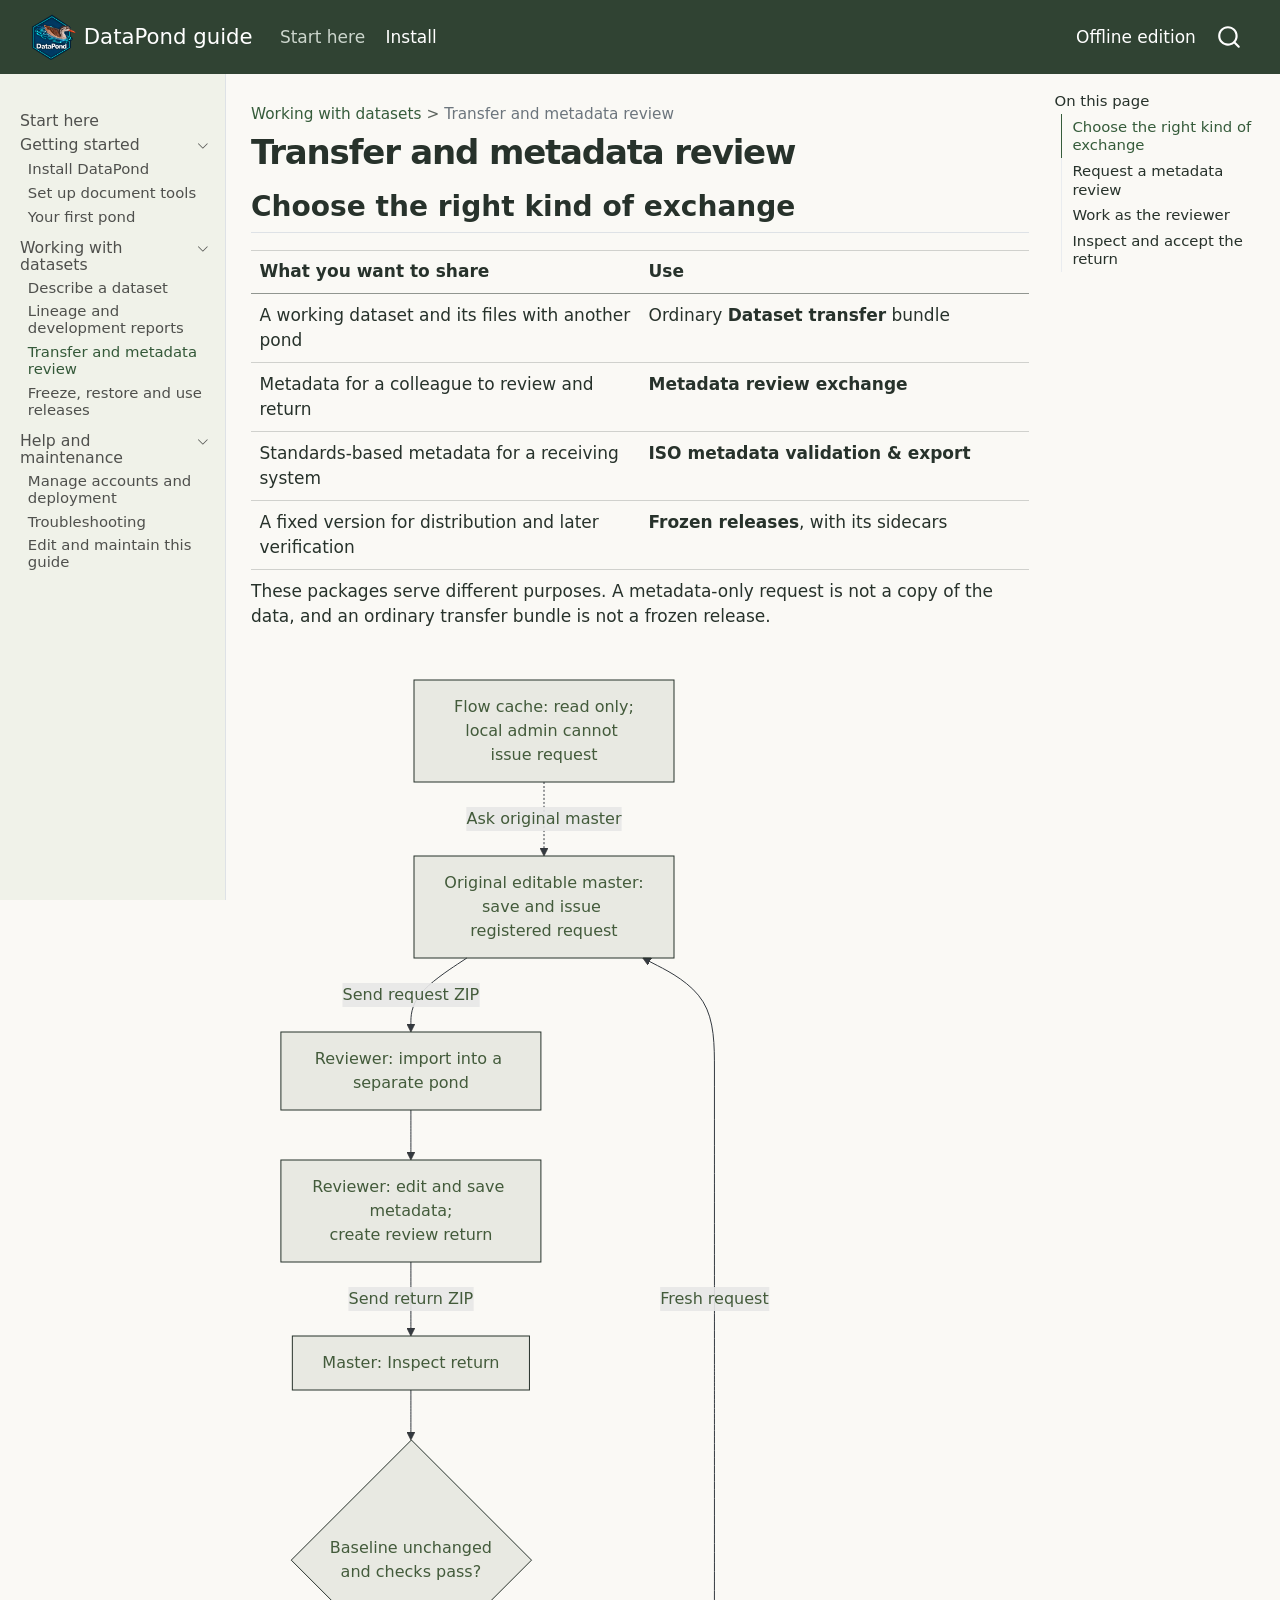
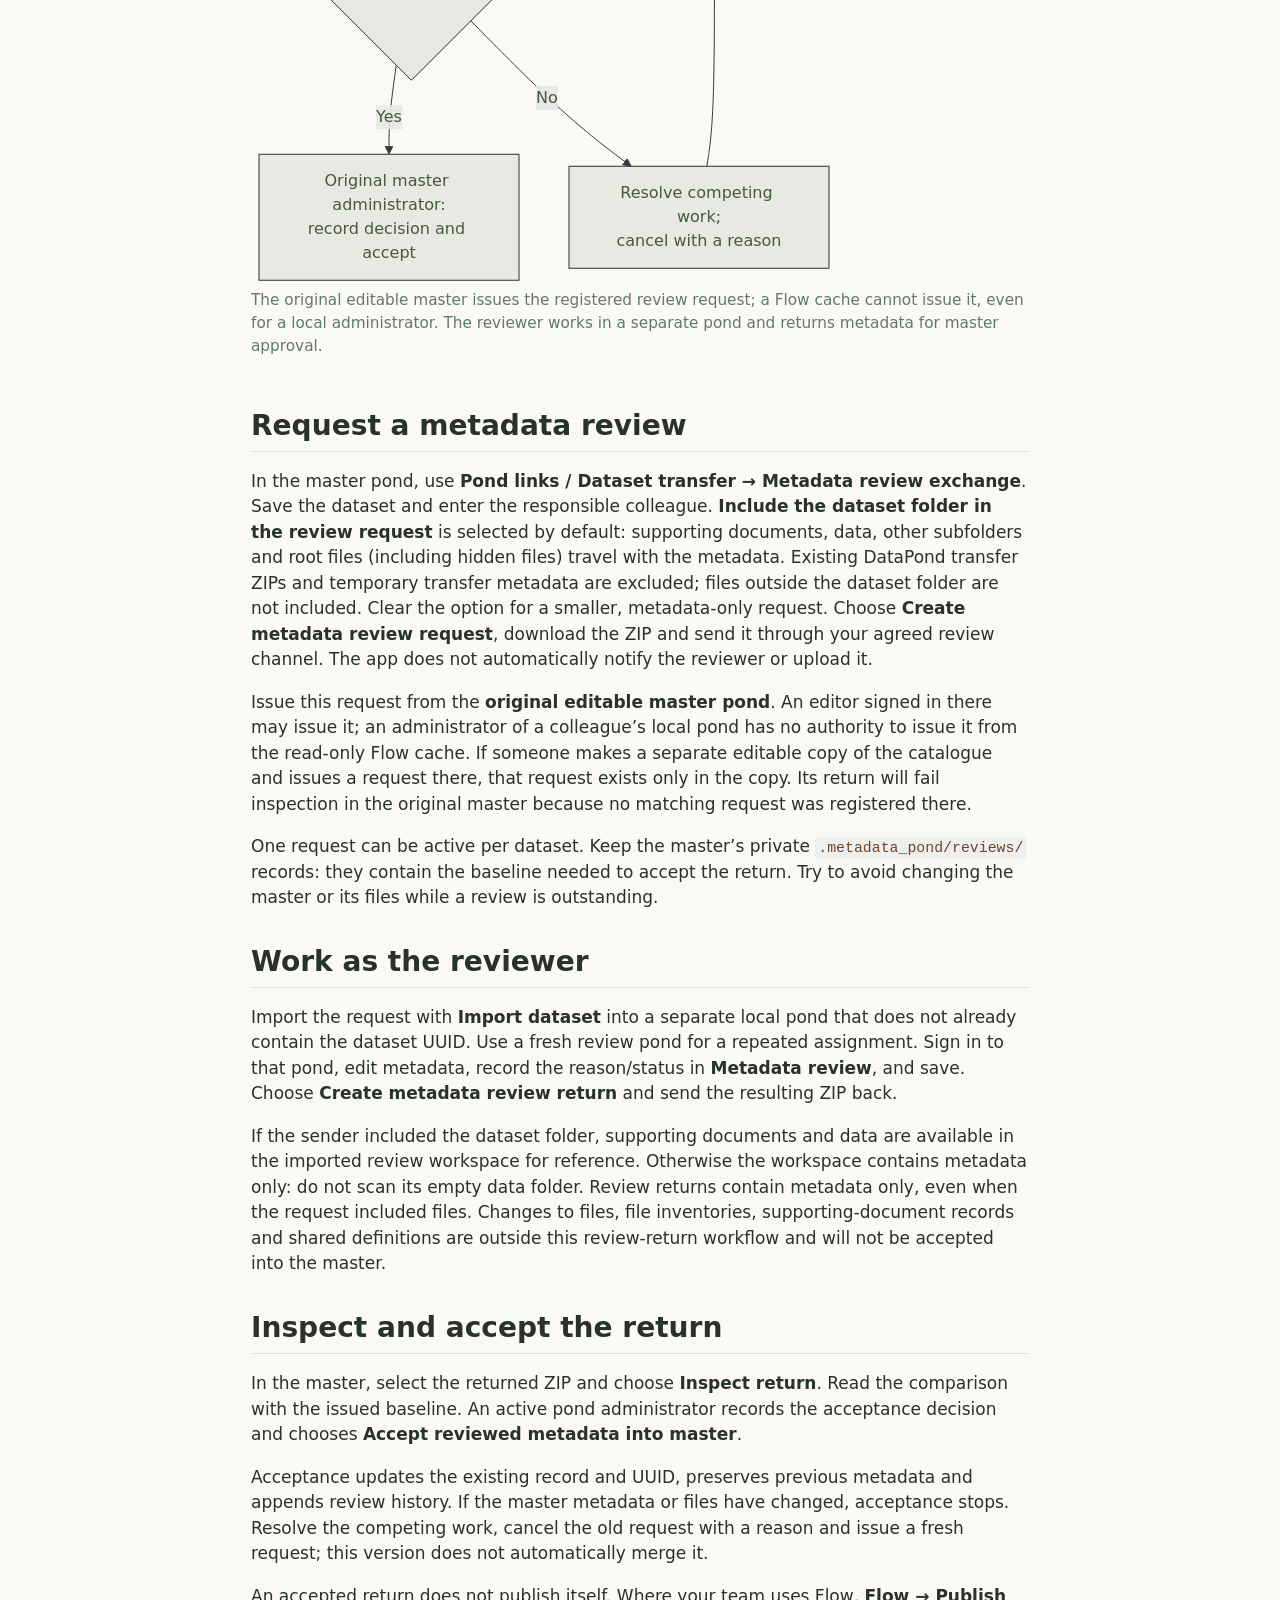
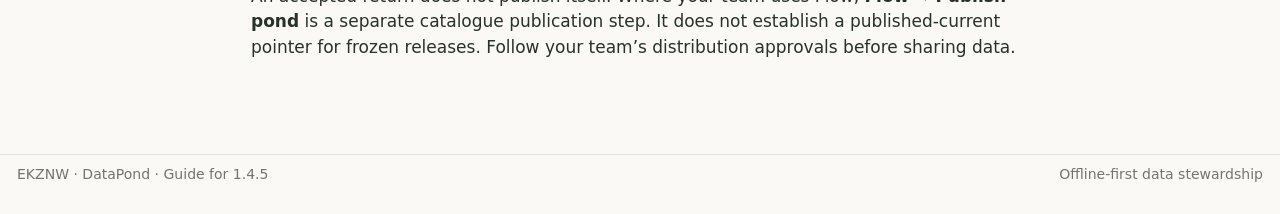
<file: inst/guide/review.html>
<!DOCTYPE html>
<html xmlns="http://www.w3.org/1999/xhtml" lang="en-GB" xml:lang="en-GB"><head>

<meta charset="utf-8">
<meta name="generator" content="quarto-1.9.37">

<meta name="viewport" content="width=device-width, initial-scale=1.0, user-scalable=yes">


<title>Transfer and metadata review – DataPond guide</title>
<style>
/* Default styles provided by pandoc.
** See https://pandoc.org/MANUAL.html#variables-for-html for config info.
*/
code{white-space: pre-wrap;}
span.smallcaps{font-variant: small-caps;}
div.columns{display: flex; gap: min(4vw, 1.5em);}
div.column{flex: auto; overflow-x: auto;}
div.hanging-indent{margin-left: 1.5em; text-indent: -1.5em;}
ul.task-list{list-style: none;}
ul.task-list li input[type="checkbox"] {
  width: 0.8em;
  margin: 0 0.8em 0.2em -1em; /* quarto-specific, see https://github.com/quarto-dev/quarto-cli/issues/4556 */ 
  vertical-align: middle;
}
</style>


<script src="site_libs/quarto-nav/quarto-nav.js"></script>
<script src="site_libs/quarto-nav/headroom.min.js"></script>
<script src="site_libs/clipboard/clipboard.min.js"></script>
<script src="site_libs/quarto-search/autocomplete.umd.js"></script>
<script src="site_libs/quarto-search/fuse.min.js"></script>
<script src="site_libs/quarto-search/quarto-search.js"></script>
<meta name="quarto:offset" content="./">
<script src="site_libs/quarto-html/quarto.js" type="module"></script>
<script src="site_libs/quarto-html/tabsets/tabsets.js" type="module"></script>
<script src="site_libs/quarto-html/popper.min.js"></script>
<script src="site_libs/quarto-html/tippy.umd.min.js"></script>
<script src="site_libs/quarto-html/anchor.min.js"></script>
<link href="site_libs/quarto-html/tippy.css" rel="stylesheet">
<link href="site_libs/quarto-html/syntax-7f8f88aac4f3542376d5c11b86a4c14d.css" rel="stylesheet" id="quarto-text-highlighting-styles">
<script src="site_libs/bootstrap/bootstrap.min.js"></script>
<link href="site_libs/bootstrap/bootstrap-icons.css" rel="stylesheet">
<link href="site_libs/bootstrap/bootstrap-29452ab6f4fcb164c43f1a3ab0a1f1e9.min.css" rel="stylesheet" append-hash="true" id="quarto-bootstrap" data-mode="light">
<script id="quarto-search-options" type="application/json">{
  "location": "navbar",
  "copy-button": false,
  "collapse-after": 3,
  "panel-placement": "end",
  "type": "overlay",
  "limit": 50,
  "keyboard-shortcut": [
    "f",
    "/",
    "s"
  ],
  "language": {
    "search-no-results-text": "No results",
    "search-matching-documents-text": "matching documents",
    "search-copy-link-title": "Copy link to search",
    "search-hide-matches-text": "Hide additional matches",
    "search-more-match-text": "more match in this document",
    "search-more-matches-text": "more matches in this document",
    "search-clear-button-title": "Clear",
    "search-text-placeholder": "",
    "search-detached-cancel-button-title": "Cancel",
    "search-submit-button-title": "Submit",
    "search-label": "Search"
  }
}</script>
<script src="site_libs/quarto-diagram/mermaid.min.js"></script>
<script src="site_libs/quarto-diagram/mermaid-init.js"></script>
<link href="site_libs/quarto-diagram/mermaid.css" rel="stylesheet">


<link rel="stylesheet" href="assets/guide.css">
</head>

<body class="nav-sidebar docked nav-fixed quarto-light">

<div id="quarto-search-results"></div>
  <header id="quarto-header" class="headroom fixed-top">
    <nav class="navbar navbar-expand-lg " data-bs-theme="dark">
      <div class="navbar-container container-fluid">
      <div class="navbar-brand-container mx-auto">
    <a href="./index.html" class="navbar-brand navbar-brand-logo">
    <img src="./assets/datapond-logo.png" alt="" class="navbar-logo light-content">
    <img src="./assets/datapond-logo.png" alt="" class="navbar-logo dark-content">
    </a>
    <a class="navbar-brand" href="./index.html">
    <span class="navbar-title">DataPond guide</span>
    </a>
  </div>
            <div id="quarto-search" class="" title="Search"></div>
          <button class="navbar-toggler" type="button" data-bs-toggle="collapse" data-bs-target="#navbarCollapse" aria-controls="navbarCollapse" role="menu" aria-expanded="false" aria-label="Toggle navigation" onclick="if (window.quartoToggleHeadroom) { window.quartoToggleHeadroom(); }">
  <span class="navbar-toggler-icon"></span>
</button>
          <div class="collapse navbar-collapse" id="navbarCollapse">
            <ul class="navbar-nav navbar-nav-scroll me-auto">
  <li class="nav-item">
    <a class="nav-link active" href="./index.html" aria-current="page"> 
<span class="menu-text">Start here</span></a>
  </li>  
  <li class="nav-item">
    <a class="nav-link" href="./install.html"> 
<span class="menu-text">Install</span></a>
  </li>  
</ul>
            <ul class="navbar-nav navbar-nav-scroll ms-auto">
  <li class="nav-item">
    <a class="nav-link" href="./offline.html"> 
<span class="menu-text">Offline edition</span></a>
  </li>  
</ul>
          </div> <!-- /navcollapse -->
            <div class="quarto-navbar-tools">
</div>
      </div> <!-- /container-fluid -->
    </nav>
  <nav class="quarto-secondary-nav">
    <div class="container-fluid d-flex">
      <button type="button" class="quarto-btn-toggle btn" data-bs-toggle="collapse" role="button" data-bs-target=".quarto-sidebar-collapse-item" aria-controls="quarto-sidebar" aria-expanded="false" aria-label="Toggle sidebar navigation" onclick="if (window.quartoToggleHeadroom) { window.quartoToggleHeadroom(); }">
        <i class="bi bi-layout-text-sidebar-reverse"></i>
      </button>
        <nav class="quarto-page-breadcrumbs" aria-label="breadcrumb"><ol class="breadcrumb"><li class="breadcrumb-item"><a href="./dataset.html">Working with datasets</a></li><li class="breadcrumb-item"><a href="./review.html">Transfer and metadata review</a></li></ol></nav>
        <a class="flex-grow-1" role="navigation" data-bs-toggle="collapse" data-bs-target=".quarto-sidebar-collapse-item" aria-controls="quarto-sidebar" aria-expanded="false" aria-label="Toggle sidebar navigation" onclick="if (window.quartoToggleHeadroom) { window.quartoToggleHeadroom(); }">      
        </a>
    </div>
  </nav>
</header>
<!-- content -->
<div id="quarto-content" class="quarto-container page-columns page-rows-contents page-layout-article page-navbar">
<!-- sidebar -->
  <nav id="quarto-sidebar" class="sidebar collapse collapse-horizontal quarto-sidebar-collapse-item sidebar-navigation docked overflow-auto">
    <div class="sidebar-menu-container"> 
    <ul class="list-unstyled mt-1">
        <li class="sidebar-item">
  <div class="sidebar-item-container"> 
  <a href="./index.html" class="sidebar-item-text sidebar-link">
 <span class="menu-text">Start here</span></a>
  </div>
</li>
        <li class="sidebar-item sidebar-item-section">
      <div class="sidebar-item-container"> 
            <a class="sidebar-item-text sidebar-link text-start" data-bs-toggle="collapse" data-bs-target="#quarto-sidebar-section-1" role="navigation" aria-expanded="true">
 <span class="menu-text">Getting started</span></a>
          <a class="sidebar-item-toggle text-start" data-bs-toggle="collapse" data-bs-target="#quarto-sidebar-section-1" role="navigation" aria-expanded="true" aria-label="Toggle section">
            <i class="bi bi-chevron-right ms-2"></i>
          </a> 
      </div>
      <ul id="quarto-sidebar-section-1" class="collapse list-unstyled sidebar-section depth1 show">  
          <li class="sidebar-item">
  <div class="sidebar-item-container"> 
  <a href="./install.html" class="sidebar-item-text sidebar-link">
 <span class="menu-text">Install DataPond</span></a>
  </div>
</li>
          <li class="sidebar-item">
  <div class="sidebar-item-container"> 
  <a href="./document-tools.html" class="sidebar-item-text sidebar-link">
 <span class="menu-text">Set up document tools</span></a>
  </div>
</li>
          <li class="sidebar-item">
  <div class="sidebar-item-container"> 
  <a href="./first-pond.html" class="sidebar-item-text sidebar-link">
 <span class="menu-text">Your first pond</span></a>
  </div>
</li>
      </ul>
  </li>
        <li class="sidebar-item sidebar-item-section">
      <div class="sidebar-item-container"> 
            <a class="sidebar-item-text sidebar-link text-start" data-bs-toggle="collapse" data-bs-target="#quarto-sidebar-section-2" role="navigation" aria-expanded="true">
 <span class="menu-text">Working with datasets</span></a>
          <a class="sidebar-item-toggle text-start" data-bs-toggle="collapse" data-bs-target="#quarto-sidebar-section-2" role="navigation" aria-expanded="true" aria-label="Toggle section">
            <i class="bi bi-chevron-right ms-2"></i>
          </a> 
      </div>
      <ul id="quarto-sidebar-section-2" class="collapse list-unstyled sidebar-section depth1 show">  
          <li class="sidebar-item">
  <div class="sidebar-item-container"> 
  <a href="./dataset.html" class="sidebar-item-text sidebar-link">
 <span class="menu-text">Describe a dataset</span></a>
  </div>
</li>
          <li class="sidebar-item">
  <div class="sidebar-item-container"> 
  <a href="./lineage.html" class="sidebar-item-text sidebar-link">
 <span class="menu-text">Lineage and development reports</span></a>
  </div>
</li>
          <li class="sidebar-item">
  <div class="sidebar-item-container"> 
  <a href="./review.html" class="sidebar-item-text sidebar-link active">
 <span class="menu-text">Transfer and metadata review</span></a>
  </div>
</li>
          <li class="sidebar-item">
  <div class="sidebar-item-container"> 
  <a href="./releases.html" class="sidebar-item-text sidebar-link">
 <span class="menu-text">Freeze, restore and use releases</span></a>
  </div>
</li>
      </ul>
  </li>
        <li class="sidebar-item sidebar-item-section">
      <div class="sidebar-item-container"> 
            <a class="sidebar-item-text sidebar-link text-start" data-bs-toggle="collapse" data-bs-target="#quarto-sidebar-section-3" role="navigation" aria-expanded="true">
 <span class="menu-text">Help and maintenance</span></a>
          <a class="sidebar-item-toggle text-start" data-bs-toggle="collapse" data-bs-target="#quarto-sidebar-section-3" role="navigation" aria-expanded="true" aria-label="Toggle section">
            <i class="bi bi-chevron-right ms-2"></i>
          </a> 
      </div>
      <ul id="quarto-sidebar-section-3" class="collapse list-unstyled sidebar-section depth1 show">  
          <li class="sidebar-item">
  <div class="sidebar-item-container"> 
  <a href="./access-management.html" class="sidebar-item-text sidebar-link">
 <span class="menu-text">Manage accounts and deployment</span></a>
  </div>
</li>
          <li class="sidebar-item">
  <div class="sidebar-item-container"> 
  <a href="./troubleshooting.html" class="sidebar-item-text sidebar-link">
 <span class="menu-text">Troubleshooting</span></a>
  </div>
</li>
          <li class="sidebar-item">
  <div class="sidebar-item-container"> 
  <a href="./maintaining.html" class="sidebar-item-text sidebar-link">
 <span class="menu-text">Edit and maintain this guide</span></a>
  </div>
</li>
      </ul>
  </li>
    </ul>
    </div>
</nav>
<div id="quarto-sidebar-glass" class="quarto-sidebar-collapse-item" data-bs-toggle="collapse" data-bs-target=".quarto-sidebar-collapse-item"></div>
<!-- margin-sidebar -->
    <div id="quarto-margin-sidebar" class="sidebar margin-sidebar">
        <nav id="TOC" role="doc-toc" class="toc-active">
    <h2 id="toc-title">On this page</h2>
   
  <ul class="collapse">
  <li><a href="#choose-the-right-kind-of-exchange" id="toc-choose-the-right-kind-of-exchange" class="nav-link active" data-scroll-target="#choose-the-right-kind-of-exchange">Choose the right kind of exchange</a></li>
  <li><a href="#request-a-metadata-review" id="toc-request-a-metadata-review" class="nav-link" data-scroll-target="#request-a-metadata-review">Request a metadata review</a></li>
  <li><a href="#work-as-the-reviewer" id="toc-work-as-the-reviewer" class="nav-link" data-scroll-target="#work-as-the-reviewer">Work as the reviewer</a></li>
  <li><a href="#inspect-and-accept-the-return" id="toc-inspect-and-accept-the-return" class="nav-link" data-scroll-target="#inspect-and-accept-the-return">Inspect and accept the return</a></li>
  </ul>
</nav>
    </div>
<!-- main -->
<main class="content" id="quarto-document-content">

<header id="title-block-header" class="quarto-title-block default"><nav class="quarto-page-breadcrumbs quarto-title-breadcrumbs d-none d-lg-block" aria-label="breadcrumb"><ol class="breadcrumb"><li class="breadcrumb-item"><a href="./dataset.html">Working with datasets</a></li><li class="breadcrumb-item"><a href="./review.html">Transfer and metadata review</a></li></ol></nav>
<div class="quarto-title">
<h1 class="title">Transfer and metadata review</h1>
</div>



<div class="quarto-title-meta">

    
  
    
  </div>
  


</header>


<section id="choose-the-right-kind-of-exchange" class="level2">
<h2 class="anchored" data-anchor-id="choose-the-right-kind-of-exchange">Choose the right kind of exchange</h2>
<table class="caption-top table">
<colgroup>
<col style="width: 50%">
<col style="width: 50%">
</colgroup>
<thead>
<tr class="header">
<th>What you want to share</th>
<th>Use</th>
</tr>
</thead>
<tbody>
<tr class="odd">
<td>A working dataset and its files with another pond</td>
<td>Ordinary <strong>Dataset transfer</strong> bundle</td>
</tr>
<tr class="even">
<td>Metadata for a colleague to review and return</td>
<td><strong>Metadata review exchange</strong></td>
</tr>
<tr class="odd">
<td>Standards-based metadata for a receiving system</td>
<td><strong>ISO metadata validation &amp; export</strong></td>
</tr>
<tr class="even">
<td>A fixed version for distribution and later verification</td>
<td><strong>Frozen releases</strong>, with its sidecars</td>
</tr>
</tbody>
</table>
<p>These packages serve different purposes. A metadata-only request is not a copy of the data, and an ordinary transfer bundle is not a frozen release.</p>
<div class="guide-process" role="region" aria-label="Metadata review request and return" tabindex="0">
<div class="cell" data-layout-align="default">
<div class="cell-output-display">
<div>
<p></p><figure class="figure"><p></p>
<div>
<pre class="mermaid mermaid-js">flowchart TD
  accTitle: Metadata review request and return
  accDescr: A Flow cache is read only and cannot issue a review request, even for its local administrator. In the original editable master pond, save metadata and create a registered review request. Send the request ZIP to a reviewer, who imports it into a separate pond, edits and saves metadata, and sends a return ZIP. Inspect the return in the original master. If the baseline is unchanged and checks pass, an administrator of that master pond can accept it. A request from a local copy is not registered in the original master and cannot be accepted there.
  cache["Flow cache: read only;&lt;br/&gt;local admin cannot issue request"] -.-&gt;|Ask original master| request["Original editable master:&lt;br/&gt;save and issue registered request"]
  request --&gt;|Send request ZIP| import["Reviewer: import into a separate pond"]
  import --&gt; edit["Reviewer: edit and save metadata;&lt;br/&gt;create review return"]
  edit --&gt;|Send return ZIP| inspect["Master: Inspect return"]
  inspect --&gt; checks{"Baseline unchanged&lt;br/&gt;and checks pass?"}
  checks --&gt;|Yes| accept["Original master administrator:&lt;br/&gt;record decision and accept"]
  checks --&gt;|No| resolve["Resolve competing work;&lt;br/&gt;cancel with a reason"]
  resolve --&gt;|Fresh request| request
</pre>
</div>
<p></p><figcaption> The original editable master issues the registered review request; a Flow cache cannot issue it, even for a local administrator. The reviewer works in a separate pond and returns metadata for master approval.</figcaption> </figure><p></p>
</div>
</div>
</div>
</div>
</section>
<section id="request-a-metadata-review" class="level2">
<h2 class="anchored" data-anchor-id="request-a-metadata-review">Request a metadata review</h2>
<p>In the master pond, use <strong>Pond links / Dataset transfer → Metadata review exchange</strong>. Save the dataset and enter the responsible colleague. <strong>Include the dataset folder in the review request</strong> is selected by default: supporting documents, data, other subfolders and root files (including hidden files) travel with the metadata. Existing DataPond transfer ZIPs and temporary transfer metadata are excluded; files outside the dataset folder are not included. Clear the option for a smaller, metadata-only request. Choose <strong>Create metadata review request</strong>, download the ZIP and send it through your agreed review channel. The app does not automatically notify the reviewer or upload it.</p>
<p>Issue this request from the <strong>original editable master pond</strong>. An editor signed in there may issue it; an administrator of a colleague’s local pond has no authority to issue it from the read-only Flow cache. If someone makes a separate editable copy of the catalogue and issues a request there, that request exists only in the copy. Its return will fail inspection in the original master because no matching request was registered there.</p>
<p>One request can be active per dataset. Keep the master’s private <code>.metadata_pond/reviews/</code> records: they contain the baseline needed to accept the return. Try to avoid changing the master or its files while a review is outstanding.</p>
</section>
<section id="work-as-the-reviewer" class="level2">
<h2 class="anchored" data-anchor-id="work-as-the-reviewer">Work as the reviewer</h2>
<p>Import the request with <strong>Import dataset</strong> into a separate local pond that does not already contain the dataset UUID. Use a fresh review pond for a repeated assignment. Sign in to that pond, edit metadata, record the reason/status in <strong>Metadata review</strong>, and save. Choose <strong>Create metadata review return</strong> and send the resulting ZIP back.</p>
<p>If the sender included the dataset folder, supporting documents and data are available in the imported review workspace for reference. Otherwise the workspace contains metadata only: do not scan its empty data folder. Review returns contain metadata only, even when the request included files. Changes to files, file inventories, supporting-document records and shared definitions are outside this review-return workflow and will not be accepted into the master.</p>
</section>
<section id="inspect-and-accept-the-return" class="level2">
<h2 class="anchored" data-anchor-id="inspect-and-accept-the-return">Inspect and accept the return</h2>
<p>In the master, select the returned ZIP and choose <strong>Inspect return</strong>. Read the comparison with the issued baseline. An active pond administrator records the acceptance decision and chooses <strong>Accept reviewed metadata into master</strong>.</p>
<p>Acceptance updates the existing record and UUID, preserves previous metadata and appends review history. If the master metadata or files have changed, acceptance stops. Resolve the competing work, cancel the old request with a reason and issue a fresh request; this version does not automatically merge it.</p>
<p>An accepted return does not publish itself. Where your team uses Flow, <strong>Flow → Publish pond</strong> is a separate catalogue publication step. It does not establish a published-current pointer for frozen releases. Follow your team’s distribution approvals before sharing data.</p>


</section>

</main> <!-- /main -->
<script>
document.addEventListener('DOMContentLoaded', () => {
  'use strict';
  // The guide stores only tick-box state. It never reads a pond or runs R.
  document.querySelectorAll('.guide-checklist').forEach(group => {
    const boxes = [...group.querySelectorAll('input[data-check]')];
    const status = document.createElement('small');
    status.setAttribute('role', 'status');
    group.append(status);
    let persistent = true;
    const key = box => 'datapond-guide-v1:' + box.dataset.check;
    const update = () => {
      status.textContent = `${boxes.filter(b => b.checked).length} of ${boxes.length} complete. ` +
        (persistent ? 'Ticks are saved in this browser where available; they do not change DataPond.' : 'Browser storage unavailable; ticks last for this page visit only.');
    };
    boxes.forEach(box => {
      try { box.checked = localStorage.getItem(key(box)) === 'true'; } catch (_) { persistent = false; }
      box.addEventListener('change', () => {
        try { localStorage.setItem(key(box), String(box.checked)); } catch (_) { persistent = false; }
        update();
      });
    });
    const reset = document.createElement('button');
    reset.type = 'button'; reset.textContent = 'Reset this checklist';
    reset.addEventListener('click', () => {
      boxes.forEach(box => {
        box.checked = false;
        try { localStorage.removeItem(key(box)); } catch (_) { persistent = false; }
      });
      update();
    });
    group.append(reset); update();
  });
  const search = document.getElementById('guide-search');
  if (!search) return;
  // Single-file edition: turn chapter links into local anchors, even when copied.
  const chapters = ['index', 'install', 'document-tools', 'first-pond', 'dataset', 'lineage', 'review', 'releases', 'access-management', 'troubleshooting', 'maintaining'];
  document.querySelectorAll('main a[href]').forEach(link => {
    const match = link.getAttribute('href').match(/^(?:\.\/)?([\w-]+)\.(?:qmd|html)(?:#(.*))?$/);
    if (match && chapters.includes(match[1])) link.setAttribute('href', '#' + (match[2] || match[1]));
  });
  const results = document.getElementById('guide-search-results');
  const status = document.getElementById('guide-search-status');
  const sections = [...document.querySelectorAll('main section[id]')].map(section => ({
    id: section.id,
    title: section.querySelector('h1,h2,h3')?.textContent.trim() || section.id,
    // Search direct section content, not all nested chapters a second time.
    text: [...section.children].filter(el => el.tagName !== 'SECTION').map(el => el.textContent).join(' ').toLowerCase()
  }));
  search.addEventListener('input', () => {
    const words = search.value.toLowerCase().trim().split(/\s+/).filter(Boolean);
    results.replaceChildren();
    if (!words.length) { status.textContent = 'Search all chapters without an internet connection.'; return; }
    const matches = sections.filter(section => words.every(word => section.text.includes(word)));
    matches.slice(0, 20).forEach(section => {
      const item = document.createElement('li'); const link = document.createElement('a');
      link.href = '#' + section.id; link.textContent = section.title;
      item.append(link); results.append(item);
    });
    status.textContent = matches.length ? `${matches.length} matching sections${matches.length > 20 ? ' (first 20 shown)' : ''}.` : 'No matching sections. Try a shorter phrase.';
  });
});
</script>
<script id="quarto-html-after-body" type="application/javascript">
  window.document.addEventListener("DOMContentLoaded", function (event) {
    const icon = "";
    const anchorJS = new window.AnchorJS();
    anchorJS.options = {
      placement: 'right',
      icon: icon
    };
    anchorJS.add('.anchored');
    const isCodeAnnotation = (el) => {
      for (const clz of el.classList) {
        if (clz.startsWith('code-annotation-')) {                     
          return true;
        }
      }
      return false;
    }
    const onCopySuccess = function(e) {
      // button target
      const button = e.trigger;
      // don't keep focus
      button.blur();
      // flash "checked"
      button.classList.add('code-copy-button-checked');
      var currentTitle = button.getAttribute("title");
      button.setAttribute("title", "Copied!");
      let tooltip;
      if (window.bootstrap) {
        button.setAttribute("data-bs-toggle", "tooltip");
        button.setAttribute("data-bs-placement", "left");
        button.setAttribute("data-bs-title", "Copied!");
        tooltip = new bootstrap.Tooltip(button, 
          { trigger: "manual", 
            customClass: "code-copy-button-tooltip",
            offset: [0, -8]});
        tooltip.show();    
      }
      setTimeout(function() {
        if (tooltip) {
          tooltip.hide();
          button.removeAttribute("data-bs-title");
          button.removeAttribute("data-bs-toggle");
          button.removeAttribute("data-bs-placement");
        }
        button.setAttribute("title", currentTitle);
        button.classList.remove('code-copy-button-checked');
      }, 1000);
      // clear code selection
      e.clearSelection();
    }
    const getTextToCopy = function(trigger) {
      const outerScaffold = trigger.parentElement.cloneNode(true);
      const codeEl = outerScaffold.querySelector('code');
      for (const childEl of codeEl.children) {
        if (isCodeAnnotation(childEl)) {
          childEl.remove();
        }
      }
      return codeEl.innerText;
    }
    const clipboard = new window.ClipboardJS('.code-copy-button:not([data-in-quarto-modal])', {
      text: getTextToCopy
    });
    clipboard.on('success', onCopySuccess);
    if (window.document.getElementById('quarto-embedded-source-code-modal')) {
      const clipboardModal = new window.ClipboardJS('.code-copy-button[data-in-quarto-modal]', {
        text: getTextToCopy,
        container: window.document.getElementById('quarto-embedded-source-code-modal')
      });
      clipboardModal.on('success', onCopySuccess);
    }
      var localhostRegex = new RegExp(/^(?:http|https):\/\/localhost\:?[0-9]*\//);
      var mailtoRegex = new RegExp(/^mailto:/);
        var filterRegex = new RegExp('/' + window.location.host + '/');
      var isInternal = (href) => {
          return filterRegex.test(href) || localhostRegex.test(href) || mailtoRegex.test(href);
      }
      // Inspect non-navigation links and adorn them if external
     var links = window.document.querySelectorAll('a[href]:not(.nav-link):not(.navbar-brand):not(.toc-action):not(.sidebar-link):not(.sidebar-item-toggle):not(.pagination-link):not(.no-external):not([aria-hidden]):not(.dropdown-item):not(.quarto-navigation-tool):not(.about-link)');
      for (var i=0; i<links.length; i++) {
        const link = links[i];
        if (!isInternal(link.href)) {
          // undo the damage that might have been done by quarto-nav.js in the case of
          // links that we want to consider external
          if (link.dataset.originalHref !== undefined) {
            link.href = link.dataset.originalHref;
          }
        }
      }
    function tippyHover(el, contentFn, onTriggerFn, onUntriggerFn) {
      const config = {
        allowHTML: true,
        maxWidth: 500,
        delay: 100,
        arrow: false,
        appendTo: function(el) {
            return el.parentElement;
        },
        interactive: true,
        interactiveBorder: 10,
        theme: 'quarto',
        placement: 'bottom-start',
      };
      if (contentFn) {
        config.content = contentFn;
      }
      if (onTriggerFn) {
        config.onTrigger = onTriggerFn;
      }
      if (onUntriggerFn) {
        config.onUntrigger = onUntriggerFn;
      }
      window.tippy(el, config); 
    }
    const noterefs = window.document.querySelectorAll('a[role="doc-noteref"]');
    for (var i=0; i<noterefs.length; i++) {
      const ref = noterefs[i];
      tippyHover(ref, function() {
        // use id or data attribute instead here
        let href = ref.getAttribute('data-footnote-href') || ref.getAttribute('href');
        try { href = new URL(href).hash; } catch {}
        const id = href.replace(/^#\/?/, "");
        const note = window.document.getElementById(id);
        if (note) {
          return note.innerHTML;
        } else {
          return "";
        }
      });
    }
    const xrefs = window.document.querySelectorAll('a.quarto-xref');
    const processXRef = (id, note) => {
      // Strip column container classes
      const stripColumnClz = (el) => {
        el.classList.remove("page-full", "page-columns");
        if (el.children) {
          for (const child of el.children) {
            stripColumnClz(child);
          }
        }
      }
      stripColumnClz(note)
      if (id === null || id.startsWith('sec-')) {
        // Special case sections, only their first couple elements
        const container = document.createElement("div");
        if (note.children && note.children.length > 2) {
          container.appendChild(note.children[0].cloneNode(true));
          for (let i = 1; i < note.children.length; i++) {
            const child = note.children[i];
            if (child.tagName === "P" && child.innerText === "") {
              continue;
            } else {
              container.appendChild(child.cloneNode(true));
              break;
            }
          }
          if (window.Quarto?.typesetMath) {
            window.Quarto.typesetMath(container);
          }
          return container.innerHTML
        } else {
          if (window.Quarto?.typesetMath) {
            window.Quarto.typesetMath(note);
          }
          return note.innerHTML;
        }
      } else {
        // Remove any anchor links if they are present
        const anchorLink = note.querySelector('a.anchorjs-link');
        if (anchorLink) {
          anchorLink.remove();
        }
        if (window.Quarto?.typesetMath) {
          window.Quarto.typesetMath(note);
        }
        if (note.classList.contains("callout")) {
          return note.outerHTML;
        } else {
          return note.innerHTML;
        }
      }
    }
    for (var i=0; i<xrefs.length; i++) {
      const xref = xrefs[i];
      tippyHover(xref, undefined, function(instance) {
        instance.disable();
        let url = xref.getAttribute('href');
        let hash = undefined; 
        if (url.startsWith('#')) {
          hash = url;
        } else {
          try { hash = new URL(url).hash; } catch {}
        }
        if (hash) {
          const id = hash.replace(/^#\/?/, "");
          const note = window.document.getElementById(id);
          if (note !== null) {
            try {
              const html = processXRef(id, note.cloneNode(true));
              instance.setContent(html);
            } finally {
              instance.enable();
              instance.show();
            }
          } else {
            // See if we can fetch this
            fetch(url.split('#')[0])
            .then(res => res.text())
            .then(html => {
              const parser = new DOMParser();
              const htmlDoc = parser.parseFromString(html, "text/html");
              const note = htmlDoc.getElementById(id);
              if (note !== null) {
                const html = processXRef(id, note);
                instance.setContent(html);
              } 
            }).finally(() => {
              instance.enable();
              instance.show();
            });
          }
        } else {
          // See if we can fetch a full url (with no hash to target)
          // This is a special case and we should probably do some content thinning / targeting
          fetch(url)
          .then(res => res.text())
          .then(html => {
            const parser = new DOMParser();
            const htmlDoc = parser.parseFromString(html, "text/html");
            const note = htmlDoc.querySelector('main.content');
            if (note !== null) {
              // This should only happen for chapter cross references
              // (since there is no id in the URL)
              // remove the first header
              if (note.children.length > 0 && note.children[0].tagName === "HEADER") {
                note.children[0].remove();
              }
              const html = processXRef(null, note);
              instance.setContent(html);
            } 
          }).finally(() => {
            instance.enable();
            instance.show();
          });
        }
      }, function(instance) {
      });
    }
        let selectedAnnoteEl;
        const selectorForAnnotation = ( cell, annotation) => {
          let cellAttr = 'data-code-cell="' + cell + '"';
          let lineAttr = 'data-code-annotation="' +  annotation + '"';
          const selector = 'span[' + cellAttr + '][' + lineAttr + ']';
          return selector;
        }
        const selectCodeLines = (annoteEl) => {
          const doc = window.document;
          const targetCell = annoteEl.getAttribute("data-target-cell");
          const targetAnnotation = annoteEl.getAttribute("data-target-annotation");
          const annoteSpan = window.document.querySelector(selectorForAnnotation(targetCell, targetAnnotation));
          const lines = annoteSpan.getAttribute("data-code-lines").split(",");
          const lineIds = lines.map((line) => {
            return targetCell + "-" + line;
          })
          let top = null;
          let height = null;
          let parent = null;
          if (lineIds.length > 0) {
              //compute the position of the single el (top and bottom and make a div)
              const el = window.document.getElementById(lineIds[0]);
              top = el.offsetTop;
              height = el.offsetHeight;
              parent = el.parentElement.parentElement;
            if (lineIds.length > 1) {
              const lastEl = window.document.getElementById(lineIds[lineIds.length - 1]);
              const bottom = lastEl.offsetTop + lastEl.offsetHeight;
              height = bottom - top;
            }
            if (top !== null && height !== null && parent !== null) {
              // cook up a div (if necessary) and position it 
              let div = window.document.getElementById("code-annotation-line-highlight");
              if (div === null) {
                div = window.document.createElement("div");
                div.setAttribute("id", "code-annotation-line-highlight");
                div.style.position = 'absolute';
                parent.appendChild(div);
              }
              div.style.top = top - 2 + "px";
              div.style.height = height + 4 + "px";
              div.style.left = 0;
              let gutterDiv = window.document.getElementById("code-annotation-line-highlight-gutter");
              if (gutterDiv === null) {
                gutterDiv = window.document.createElement("div");
                gutterDiv.setAttribute("id", "code-annotation-line-highlight-gutter");
                gutterDiv.style.position = 'absolute';
                const codeCell = window.document.getElementById(targetCell);
                const gutter = codeCell.querySelector('.code-annotation-gutter');
                gutter.appendChild(gutterDiv);
              }
              gutterDiv.style.top = top - 2 + "px";
              gutterDiv.style.height = height + 4 + "px";
            }
            selectedAnnoteEl = annoteEl;
          }
        };
        const unselectCodeLines = () => {
          const elementsIds = ["code-annotation-line-highlight", "code-annotation-line-highlight-gutter"];
          elementsIds.forEach((elId) => {
            const div = window.document.getElementById(elId);
            if (div) {
              div.remove();
            }
          });
          selectedAnnoteEl = undefined;
        };
          // Handle positioning of the toggle
      window.addEventListener(
        "resize",
        throttle(() => {
          elRect = undefined;
          if (selectedAnnoteEl) {
            selectCodeLines(selectedAnnoteEl);
          }
        }, 10)
      );
      function throttle(fn, ms) {
      let throttle = false;
      let timer;
        return (...args) => {
          if(!throttle) { // first call gets through
              fn.apply(this, args);
              throttle = true;
          } else { // all the others get throttled
              if(timer) clearTimeout(timer); // cancel #2
              timer = setTimeout(() => {
                fn.apply(this, args);
                timer = throttle = false;
              }, ms);
          }
        };
      }
        // Attach click handler to the DT
        const annoteDls = window.document.querySelectorAll('dt[data-target-cell]');
        for (const annoteDlNode of annoteDls) {
          annoteDlNode.addEventListener('click', (event) => {
            const clickedEl = event.target;
            if (clickedEl !== selectedAnnoteEl) {
              unselectCodeLines();
              const activeEl = window.document.querySelector('dt[data-target-cell].code-annotation-active');
              if (activeEl) {
                activeEl.classList.remove('code-annotation-active');
              }
              selectCodeLines(clickedEl);
              clickedEl.classList.add('code-annotation-active');
            } else {
              // Unselect the line
              unselectCodeLines();
              clickedEl.classList.remove('code-annotation-active');
            }
          });
        }
    const findCites = (el) => {
      const parentEl = el.parentElement;
      if (parentEl) {
        const cites = parentEl.dataset.cites;
        if (cites) {
          return {
            el,
            cites: cites.split(' ')
          };
        } else {
          return findCites(el.parentElement)
        }
      } else {
        return undefined;
      }
    };
    var bibliorefs = window.document.querySelectorAll('a[role="doc-biblioref"]');
    for (var i=0; i<bibliorefs.length; i++) {
      const ref = bibliorefs[i];
      const citeInfo = findCites(ref);
      if (citeInfo) {
        tippyHover(citeInfo.el, function() {
          var popup = window.document.createElement('div');
          citeInfo.cites.forEach(function(cite) {
            var citeDiv = window.document.createElement('div');
            citeDiv.classList.add('hanging-indent');
            citeDiv.classList.add('csl-entry');
            var biblioDiv = window.document.getElementById('ref-' + cite);
            if (biblioDiv) {
              citeDiv.innerHTML = biblioDiv.innerHTML;
            }
            popup.appendChild(citeDiv);
          });
          return popup.innerHTML;
        });
      }
    }
  });
  </script>
</div> <!-- /content -->
<footer class="footer">
  <div class="nav-footer">
    <div class="nav-footer-left">
<p>EKZNW · DataPond · Guide for 1.4.5</p>
</div>   
    <div class="nav-footer-center">
      &nbsp;
    </div>
    <div class="nav-footer-right">
<p>Offline-first data stewardship</p>
</div>
  </div>
</footer>




</body></html>
</file>
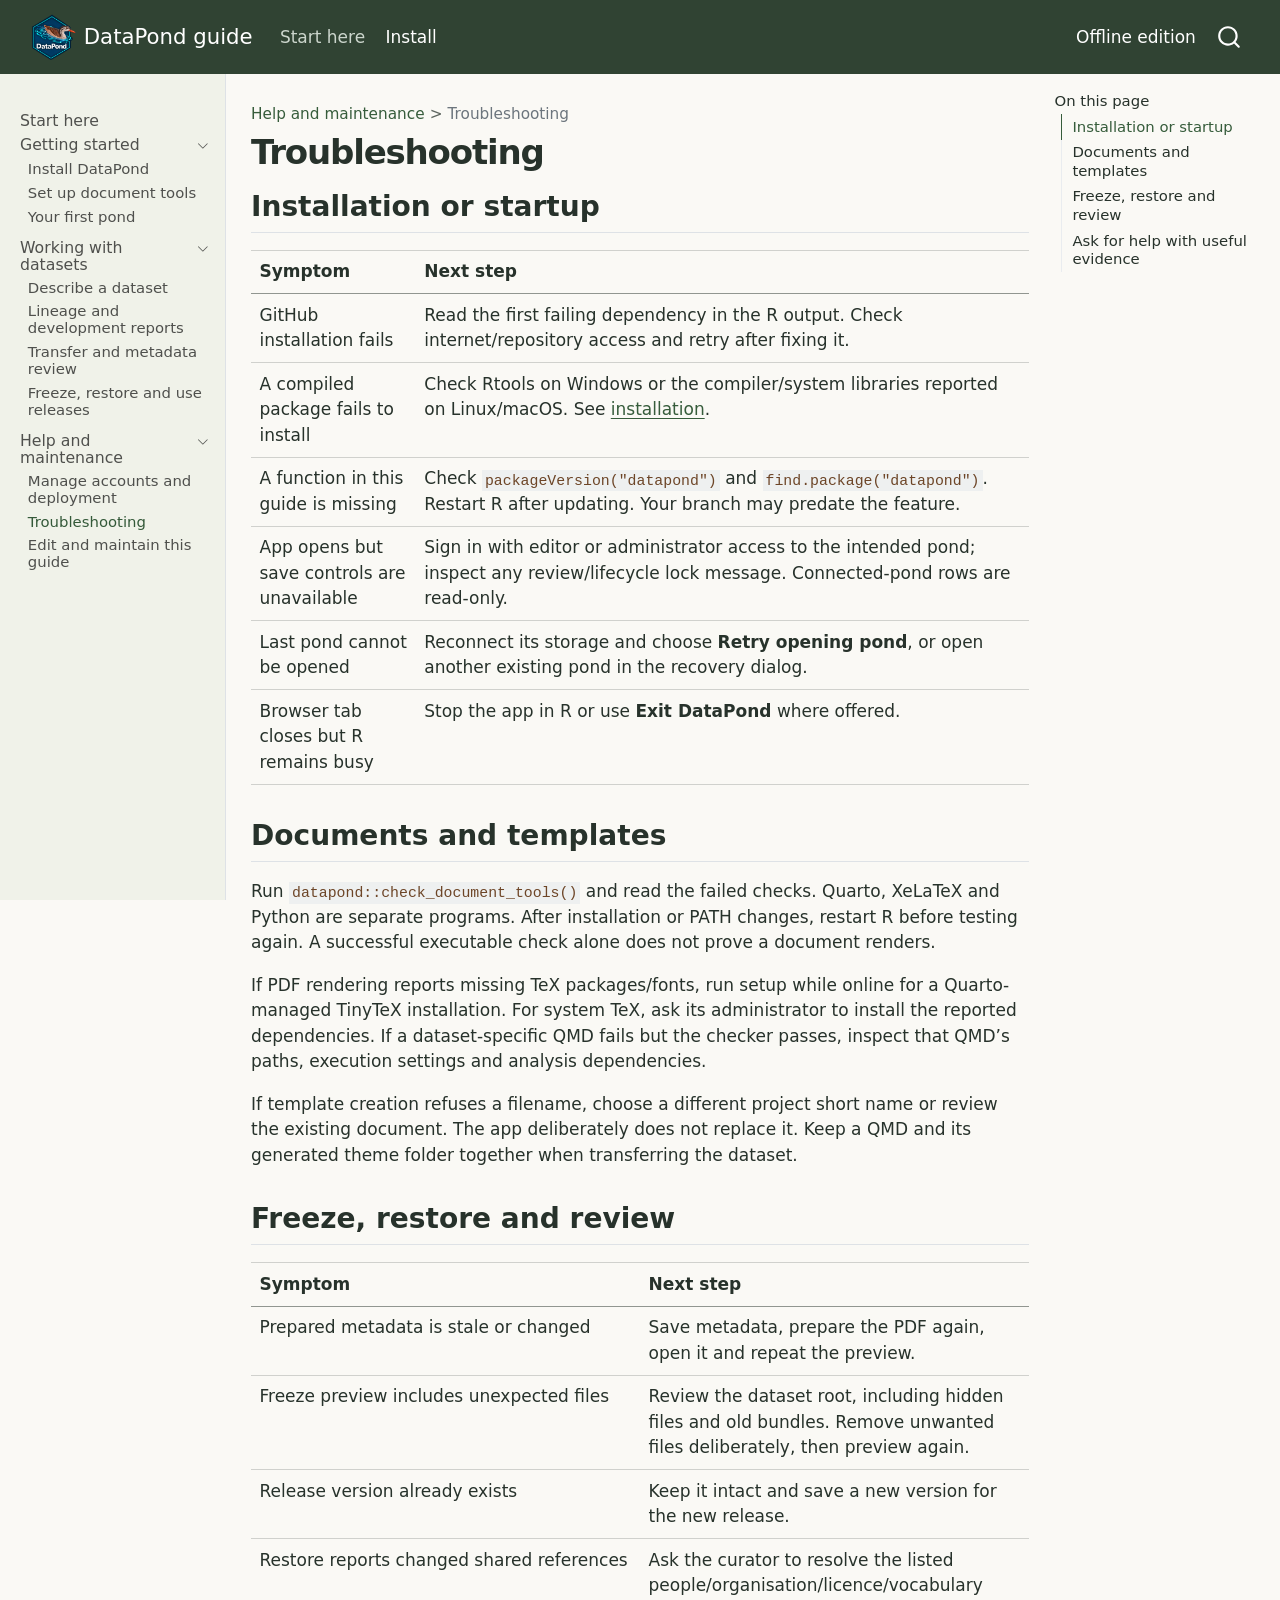
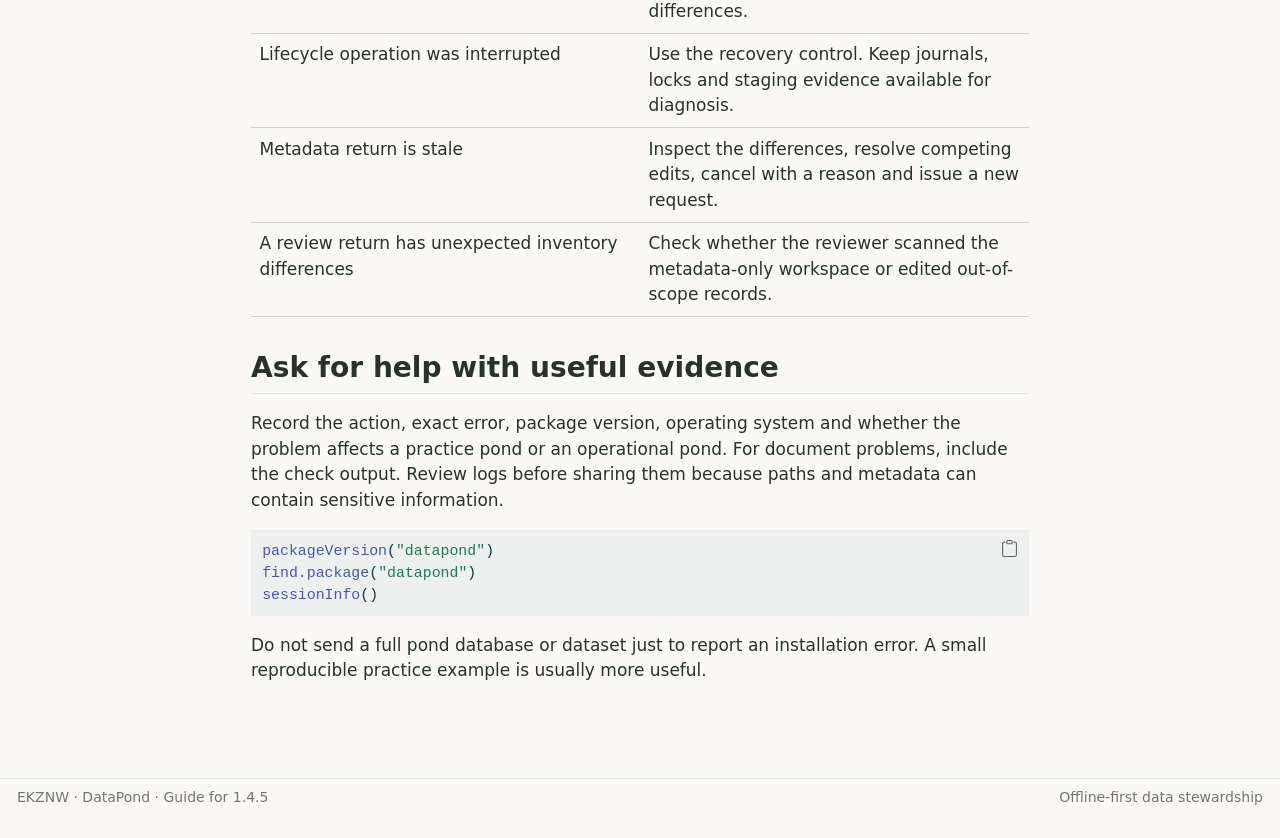
<file: inst/guide/troubleshooting.html>
<!DOCTYPE html>
<html xmlns="http://www.w3.org/1999/xhtml" lang="en-GB" xml:lang="en-GB"><head>

<meta charset="utf-8">
<meta name="generator" content="quarto-1.9.37">

<meta name="viewport" content="width=device-width, initial-scale=1.0, user-scalable=yes">


<title>Troubleshooting – DataPond guide</title>
<style>
/* Default styles provided by pandoc.
** See https://pandoc.org/MANUAL.html#variables-for-html for config info.
*/
code{white-space: pre-wrap;}
span.smallcaps{font-variant: small-caps;}
div.columns{display: flex; gap: min(4vw, 1.5em);}
div.column{flex: auto; overflow-x: auto;}
div.hanging-indent{margin-left: 1.5em; text-indent: -1.5em;}
ul.task-list{list-style: none;}
ul.task-list li input[type="checkbox"] {
  width: 0.8em;
  margin: 0 0.8em 0.2em -1em; /* quarto-specific, see https://github.com/quarto-dev/quarto-cli/issues/4556 */ 
  vertical-align: middle;
}
/* CSS for syntax highlighting */
html { -webkit-text-size-adjust: 100%; }
pre > code.sourceCode { white-space: pre; position: relative; }
pre > code.sourceCode > span { display: inline-block; line-height: 1.25; }
pre > code.sourceCode > span:empty { height: 1.2em; }
.sourceCode { overflow: visible; }
code.sourceCode > span { color: inherit; text-decoration: inherit; }
div.sourceCode { margin: 1em 0; }
pre.sourceCode { margin: 0; }
@media screen {
div.sourceCode { overflow: auto; }
}
@media print {
pre > code.sourceCode { white-space: pre-wrap; }
pre > code.sourceCode > span { text-indent: -5em; padding-left: 5em; }
}
pre.numberSource code
  { counter-reset: source-line 0; }
pre.numberSource code > span
  { position: relative; left: -4em; counter-increment: source-line; }
pre.numberSource code > span > a:first-child::before
  { content: counter(source-line);
    position: relative; left: -1em; text-align: right; vertical-align: baseline;
    border: none; display: inline-block;
    -webkit-touch-callout: none; -webkit-user-select: none;
    -khtml-user-select: none; -moz-user-select: none;
    -ms-user-select: none; user-select: none;
    padding: 0 4px; width: 4em;
  }
pre.numberSource { margin-left: 3em;  padding-left: 4px; }
div.sourceCode
  {   }
@media screen {
pre > code.sourceCode > span > a:first-child::before { text-decoration: underline; }
}
</style>


<script src="site_libs/quarto-nav/quarto-nav.js"></script>
<script src="site_libs/quarto-nav/headroom.min.js"></script>
<script src="site_libs/clipboard/clipboard.min.js"></script>
<script src="site_libs/quarto-search/autocomplete.umd.js"></script>
<script src="site_libs/quarto-search/fuse.min.js"></script>
<script src="site_libs/quarto-search/quarto-search.js"></script>
<meta name="quarto:offset" content="./">
<script src="site_libs/quarto-html/quarto.js" type="module"></script>
<script src="site_libs/quarto-html/tabsets/tabsets.js" type="module"></script>
<script src="site_libs/quarto-html/popper.min.js"></script>
<script src="site_libs/quarto-html/tippy.umd.min.js"></script>
<script src="site_libs/quarto-html/anchor.min.js"></script>
<link href="site_libs/quarto-html/tippy.css" rel="stylesheet">
<link href="site_libs/quarto-html/syntax-7f8f88aac4f3542376d5c11b86a4c14d.css" rel="stylesheet" id="quarto-text-highlighting-styles">
<script src="site_libs/bootstrap/bootstrap.min.js"></script>
<link href="site_libs/bootstrap/bootstrap-icons.css" rel="stylesheet">
<link href="site_libs/bootstrap/bootstrap-29452ab6f4fcb164c43f1a3ab0a1f1e9.min.css" rel="stylesheet" append-hash="true" id="quarto-bootstrap" data-mode="light">
<script id="quarto-search-options" type="application/json">{
  "location": "navbar",
  "copy-button": false,
  "collapse-after": 3,
  "panel-placement": "end",
  "type": "overlay",
  "limit": 50,
  "keyboard-shortcut": [
    "f",
    "/",
    "s"
  ],
  "language": {
    "search-no-results-text": "No results",
    "search-matching-documents-text": "matching documents",
    "search-copy-link-title": "Copy link to search",
    "search-hide-matches-text": "Hide additional matches",
    "search-more-match-text": "more match in this document",
    "search-more-matches-text": "more matches in this document",
    "search-clear-button-title": "Clear",
    "search-text-placeholder": "",
    "search-detached-cancel-button-title": "Cancel",
    "search-submit-button-title": "Submit",
    "search-label": "Search"
  }
}</script>


<link rel="stylesheet" href="assets/guide.css">
</head>

<body class="nav-sidebar docked nav-fixed quarto-light">

<div id="quarto-search-results"></div>
  <header id="quarto-header" class="headroom fixed-top">
    <nav class="navbar navbar-expand-lg " data-bs-theme="dark">
      <div class="navbar-container container-fluid">
      <div class="navbar-brand-container mx-auto">
    <a href="./index.html" class="navbar-brand navbar-brand-logo">
    <img src="./assets/datapond-logo.png" alt="" class="navbar-logo light-content">
    <img src="./assets/datapond-logo.png" alt="" class="navbar-logo dark-content">
    </a>
    <a class="navbar-brand" href="./index.html">
    <span class="navbar-title">DataPond guide</span>
    </a>
  </div>
            <div id="quarto-search" class="" title="Search"></div>
          <button class="navbar-toggler" type="button" data-bs-toggle="collapse" data-bs-target="#navbarCollapse" aria-controls="navbarCollapse" role="menu" aria-expanded="false" aria-label="Toggle navigation" onclick="if (window.quartoToggleHeadroom) { window.quartoToggleHeadroom(); }">
  <span class="navbar-toggler-icon"></span>
</button>
          <div class="collapse navbar-collapse" id="navbarCollapse">
            <ul class="navbar-nav navbar-nav-scroll me-auto">
  <li class="nav-item">
    <a class="nav-link active" href="./index.html" aria-current="page"> 
<span class="menu-text">Start here</span></a>
  </li>  
  <li class="nav-item">
    <a class="nav-link" href="./install.html"> 
<span class="menu-text">Install</span></a>
  </li>  
</ul>
            <ul class="navbar-nav navbar-nav-scroll ms-auto">
  <li class="nav-item">
    <a class="nav-link" href="./offline.html"> 
<span class="menu-text">Offline edition</span></a>
  </li>  
</ul>
          </div> <!-- /navcollapse -->
            <div class="quarto-navbar-tools">
</div>
      </div> <!-- /container-fluid -->
    </nav>
  <nav class="quarto-secondary-nav">
    <div class="container-fluid d-flex">
      <button type="button" class="quarto-btn-toggle btn" data-bs-toggle="collapse" role="button" data-bs-target=".quarto-sidebar-collapse-item" aria-controls="quarto-sidebar" aria-expanded="false" aria-label="Toggle sidebar navigation" onclick="if (window.quartoToggleHeadroom) { window.quartoToggleHeadroom(); }">
        <i class="bi bi-layout-text-sidebar-reverse"></i>
      </button>
        <nav class="quarto-page-breadcrumbs" aria-label="breadcrumb"><ol class="breadcrumb"><li class="breadcrumb-item"><a href="./access-management.html">Help and maintenance</a></li><li class="breadcrumb-item"><a href="./troubleshooting.html">Troubleshooting</a></li></ol></nav>
        <a class="flex-grow-1" role="navigation" data-bs-toggle="collapse" data-bs-target=".quarto-sidebar-collapse-item" aria-controls="quarto-sidebar" aria-expanded="false" aria-label="Toggle sidebar navigation" onclick="if (window.quartoToggleHeadroom) { window.quartoToggleHeadroom(); }">      
        </a>
    </div>
  </nav>
</header>
<!-- content -->
<div id="quarto-content" class="quarto-container page-columns page-rows-contents page-layout-article page-navbar">
<!-- sidebar -->
  <nav id="quarto-sidebar" class="sidebar collapse collapse-horizontal quarto-sidebar-collapse-item sidebar-navigation docked overflow-auto">
    <div class="sidebar-menu-container"> 
    <ul class="list-unstyled mt-1">
        <li class="sidebar-item">
  <div class="sidebar-item-container"> 
  <a href="./index.html" class="sidebar-item-text sidebar-link">
 <span class="menu-text">Start here</span></a>
  </div>
</li>
        <li class="sidebar-item sidebar-item-section">
      <div class="sidebar-item-container"> 
            <a class="sidebar-item-text sidebar-link text-start" data-bs-toggle="collapse" data-bs-target="#quarto-sidebar-section-1" role="navigation" aria-expanded="true">
 <span class="menu-text">Getting started</span></a>
          <a class="sidebar-item-toggle text-start" data-bs-toggle="collapse" data-bs-target="#quarto-sidebar-section-1" role="navigation" aria-expanded="true" aria-label="Toggle section">
            <i class="bi bi-chevron-right ms-2"></i>
          </a> 
      </div>
      <ul id="quarto-sidebar-section-1" class="collapse list-unstyled sidebar-section depth1 show">  
          <li class="sidebar-item">
  <div class="sidebar-item-container"> 
  <a href="./install.html" class="sidebar-item-text sidebar-link">
 <span class="menu-text">Install DataPond</span></a>
  </div>
</li>
          <li class="sidebar-item">
  <div class="sidebar-item-container"> 
  <a href="./document-tools.html" class="sidebar-item-text sidebar-link">
 <span class="menu-text">Set up document tools</span></a>
  </div>
</li>
          <li class="sidebar-item">
  <div class="sidebar-item-container"> 
  <a href="./first-pond.html" class="sidebar-item-text sidebar-link">
 <span class="menu-text">Your first pond</span></a>
  </div>
</li>
      </ul>
  </li>
        <li class="sidebar-item sidebar-item-section">
      <div class="sidebar-item-container"> 
            <a class="sidebar-item-text sidebar-link text-start" data-bs-toggle="collapse" data-bs-target="#quarto-sidebar-section-2" role="navigation" aria-expanded="true">
 <span class="menu-text">Working with datasets</span></a>
          <a class="sidebar-item-toggle text-start" data-bs-toggle="collapse" data-bs-target="#quarto-sidebar-section-2" role="navigation" aria-expanded="true" aria-label="Toggle section">
            <i class="bi bi-chevron-right ms-2"></i>
          </a> 
      </div>
      <ul id="quarto-sidebar-section-2" class="collapse list-unstyled sidebar-section depth1 show">  
          <li class="sidebar-item">
  <div class="sidebar-item-container"> 
  <a href="./dataset.html" class="sidebar-item-text sidebar-link">
 <span class="menu-text">Describe a dataset</span></a>
  </div>
</li>
          <li class="sidebar-item">
  <div class="sidebar-item-container"> 
  <a href="./lineage.html" class="sidebar-item-text sidebar-link">
 <span class="menu-text">Lineage and development reports</span></a>
  </div>
</li>
          <li class="sidebar-item">
  <div class="sidebar-item-container"> 
  <a href="./review.html" class="sidebar-item-text sidebar-link">
 <span class="menu-text">Transfer and metadata review</span></a>
  </div>
</li>
          <li class="sidebar-item">
  <div class="sidebar-item-container"> 
  <a href="./releases.html" class="sidebar-item-text sidebar-link">
 <span class="menu-text">Freeze, restore and use releases</span></a>
  </div>
</li>
      </ul>
  </li>
        <li class="sidebar-item sidebar-item-section">
      <div class="sidebar-item-container"> 
            <a class="sidebar-item-text sidebar-link text-start" data-bs-toggle="collapse" data-bs-target="#quarto-sidebar-section-3" role="navigation" aria-expanded="true">
 <span class="menu-text">Help and maintenance</span></a>
          <a class="sidebar-item-toggle text-start" data-bs-toggle="collapse" data-bs-target="#quarto-sidebar-section-3" role="navigation" aria-expanded="true" aria-label="Toggle section">
            <i class="bi bi-chevron-right ms-2"></i>
          </a> 
      </div>
      <ul id="quarto-sidebar-section-3" class="collapse list-unstyled sidebar-section depth1 show">  
          <li class="sidebar-item">
  <div class="sidebar-item-container"> 
  <a href="./access-management.html" class="sidebar-item-text sidebar-link">
 <span class="menu-text">Manage accounts and deployment</span></a>
  </div>
</li>
          <li class="sidebar-item">
  <div class="sidebar-item-container"> 
  <a href="./troubleshooting.html" class="sidebar-item-text sidebar-link active">
 <span class="menu-text">Troubleshooting</span></a>
  </div>
</li>
          <li class="sidebar-item">
  <div class="sidebar-item-container"> 
  <a href="./maintaining.html" class="sidebar-item-text sidebar-link">
 <span class="menu-text">Edit and maintain this guide</span></a>
  </div>
</li>
      </ul>
  </li>
    </ul>
    </div>
</nav>
<div id="quarto-sidebar-glass" class="quarto-sidebar-collapse-item" data-bs-toggle="collapse" data-bs-target=".quarto-sidebar-collapse-item"></div>
<!-- margin-sidebar -->
    <div id="quarto-margin-sidebar" class="sidebar margin-sidebar">
        <nav id="TOC" role="doc-toc" class="toc-active">
    <h2 id="toc-title">On this page</h2>
   
  <ul class="collapse">
  <li><a href="#installation-or-startup" id="toc-installation-or-startup" class="nav-link active" data-scroll-target="#installation-or-startup">Installation or startup</a></li>
  <li><a href="#documents-and-templates" id="toc-documents-and-templates" class="nav-link" data-scroll-target="#documents-and-templates">Documents and templates</a></li>
  <li><a href="#freeze-restore-and-review" id="toc-freeze-restore-and-review" class="nav-link" data-scroll-target="#freeze-restore-and-review">Freeze, restore and review</a></li>
  <li><a href="#ask-for-help-with-useful-evidence" id="toc-ask-for-help-with-useful-evidence" class="nav-link" data-scroll-target="#ask-for-help-with-useful-evidence">Ask for help with useful evidence</a></li>
  </ul>
</nav>
    </div>
<!-- main -->
<main class="content" id="quarto-document-content">

<header id="title-block-header" class="quarto-title-block default"><nav class="quarto-page-breadcrumbs quarto-title-breadcrumbs d-none d-lg-block" aria-label="breadcrumb"><ol class="breadcrumb"><li class="breadcrumb-item"><a href="./access-management.html">Help and maintenance</a></li><li class="breadcrumb-item"><a href="./troubleshooting.html">Troubleshooting</a></li></ol></nav>
<div class="quarto-title">
<h1 class="title">Troubleshooting</h1>
</div>



<div class="quarto-title-meta">

    
  
    
  </div>
  


</header>


<section id="installation-or-startup" class="level2">
<h2 class="anchored" data-anchor-id="installation-or-startup">Installation or startup</h2>
<table class="caption-top table">
<thead>
<tr class="header">
<th>Symptom</th>
<th>Next step</th>
</tr>
</thead>
<tbody>
<tr class="odd">
<td>GitHub installation fails</td>
<td>Read the first failing dependency in the R output. Check internet/repository access and retry after fixing it.</td>
</tr>
<tr class="even">
<td>A compiled package fails to install</td>
<td>Check Rtools on Windows or the compiler/system libraries reported on Linux/macOS. See <a href="./install.html">installation</a>.</td>
</tr>
<tr class="odd">
<td>A function in this guide is missing</td>
<td>Check <code>packageVersion("datapond")</code> and <code>find.package("datapond")</code>. Restart R after updating. Your branch may predate the feature.</td>
</tr>
<tr class="even">
<td>App opens but save controls are unavailable</td>
<td>Sign in with editor or administrator access to the intended pond; inspect any review/lifecycle lock message. Connected-pond rows are read-only.</td>
</tr>
<tr class="odd">
<td>Last pond cannot be opened</td>
<td>Reconnect its storage and choose <strong>Retry opening pond</strong>, or open another existing pond in the recovery dialog.</td>
</tr>
<tr class="even">
<td>Browser tab closes but R remains busy</td>
<td>Stop the app in R or use <strong>Exit DataPond</strong> where offered.</td>
</tr>
</tbody>
</table>
</section>
<section id="documents-and-templates" class="level2">
<h2 class="anchored" data-anchor-id="documents-and-templates">Documents and templates</h2>
<p>Run <code>datapond::check_document_tools()</code> and read the failed checks. Quarto, XeLaTeX and Python are separate programs. After installation or PATH changes, restart R before testing again. A successful executable check alone does not prove a document renders.</p>
<p>If PDF rendering reports missing TeX packages/fonts, run setup while online for a Quarto-managed TinyTeX installation. For system TeX, ask its administrator to install the reported dependencies. If a dataset-specific QMD fails but the checker passes, inspect that QMD’s paths, execution settings and analysis dependencies.</p>
<p>If template creation refuses a filename, choose a different project short name or review the existing document. The app deliberately does not replace it. Keep a QMD and its generated theme folder together when transferring the dataset.</p>
</section>
<section id="freeze-restore-and-review" class="level2">
<h2 class="anchored" data-anchor-id="freeze-restore-and-review">Freeze, restore and review</h2>
<table class="caption-top table">
<colgroup>
<col style="width: 50%">
<col style="width: 50%">
</colgroup>
<thead>
<tr class="header">
<th>Symptom</th>
<th>Next step</th>
</tr>
</thead>
<tbody>
<tr class="odd">
<td>Prepared metadata is stale or changed</td>
<td>Save metadata, prepare the PDF again, open it and repeat the preview.</td>
</tr>
<tr class="even">
<td>Freeze preview includes unexpected files</td>
<td>Review the dataset root, including hidden files and old bundles. Remove unwanted files deliberately, then preview again.</td>
</tr>
<tr class="odd">
<td>Release version already exists</td>
<td>Keep it intact and save a new version for the new release.</td>
</tr>
<tr class="even">
<td>Restore reports changed shared references</td>
<td>Ask the curator to resolve the listed people/organisation/licence/vocabulary differences.</td>
</tr>
<tr class="odd">
<td>Lifecycle operation was interrupted</td>
<td>Use the recovery control. Keep journals, locks and staging evidence available for diagnosis.</td>
</tr>
<tr class="even">
<td>Metadata return is stale</td>
<td>Inspect the differences, resolve competing edits, cancel with a reason and issue a new request.</td>
</tr>
<tr class="odd">
<td>A review return has unexpected inventory differences</td>
<td>Check whether the reviewer scanned the metadata-only workspace or edited out-of-scope records.</td>
</tr>
</tbody>
</table>
</section>
<section id="ask-for-help-with-useful-evidence" class="level2">
<h2 class="anchored" data-anchor-id="ask-for-help-with-useful-evidence">Ask for help with useful evidence</h2>
<p>Record the action, exact error, package version, operating system and whether the problem affects a practice pond or an operational pond. For document problems, include the check output. Review logs before sharing them because paths and metadata can contain sensitive information.</p>
<div class="code-copy-outer-scaffold"><div class="sourceCode" id="cb1"><pre class="sourceCode r code-with-copy"><code class="sourceCode r"><span id="cb1-1"><a href="#cb1-1" aria-hidden="true" tabindex="-1"></a><span class="fu">packageVersion</span>(<span class="st">"datapond"</span>)</span>
<span id="cb1-2"><a href="#cb1-2" aria-hidden="true" tabindex="-1"></a><span class="fu">find.package</span>(<span class="st">"datapond"</span>)</span>
<span id="cb1-3"><a href="#cb1-3" aria-hidden="true" tabindex="-1"></a><span class="fu">sessionInfo</span>()</span></code></pre></div><button title="Copy to Clipboard" class="code-copy-button"><i class="bi"></i></button></div>
<p>Do not send a full pond database or dataset just to report an installation error. A small reproducible practice example is usually more useful.</p>


</section>

</main> <!-- /main -->
<script>
document.addEventListener('DOMContentLoaded', () => {
  'use strict';
  // The guide stores only tick-box state. It never reads a pond or runs R.
  document.querySelectorAll('.guide-checklist').forEach(group => {
    const boxes = [...group.querySelectorAll('input[data-check]')];
    const status = document.createElement('small');
    status.setAttribute('role', 'status');
    group.append(status);
    let persistent = true;
    const key = box => 'datapond-guide-v1:' + box.dataset.check;
    const update = () => {
      status.textContent = `${boxes.filter(b => b.checked).length} of ${boxes.length} complete. ` +
        (persistent ? 'Ticks are saved in this browser where available; they do not change DataPond.' : 'Browser storage unavailable; ticks last for this page visit only.');
    };
    boxes.forEach(box => {
      try { box.checked = localStorage.getItem(key(box)) === 'true'; } catch (_) { persistent = false; }
      box.addEventListener('change', () => {
        try { localStorage.setItem(key(box), String(box.checked)); } catch (_) { persistent = false; }
        update();
      });
    });
    const reset = document.createElement('button');
    reset.type = 'button'; reset.textContent = 'Reset this checklist';
    reset.addEventListener('click', () => {
      boxes.forEach(box => {
        box.checked = false;
        try { localStorage.removeItem(key(box)); } catch (_) { persistent = false; }
      });
      update();
    });
    group.append(reset); update();
  });
  const search = document.getElementById('guide-search');
  if (!search) return;
  // Single-file edition: turn chapter links into local anchors, even when copied.
  const chapters = ['index', 'install', 'document-tools', 'first-pond', 'dataset', 'lineage', 'review', 'releases', 'access-management', 'troubleshooting', 'maintaining'];
  document.querySelectorAll('main a[href]').forEach(link => {
    const match = link.getAttribute('href').match(/^(?:\.\/)?([\w-]+)\.(?:qmd|html)(?:#(.*))?$/);
    if (match && chapters.includes(match[1])) link.setAttribute('href', '#' + (match[2] || match[1]));
  });
  const results = document.getElementById('guide-search-results');
  const status = document.getElementById('guide-search-status');
  const sections = [...document.querySelectorAll('main section[id]')].map(section => ({
    id: section.id,
    title: section.querySelector('h1,h2,h3')?.textContent.trim() || section.id,
    // Search direct section content, not all nested chapters a second time.
    text: [...section.children].filter(el => el.tagName !== 'SECTION').map(el => el.textContent).join(' ').toLowerCase()
  }));
  search.addEventListener('input', () => {
    const words = search.value.toLowerCase().trim().split(/\s+/).filter(Boolean);
    results.replaceChildren();
    if (!words.length) { status.textContent = 'Search all chapters without an internet connection.'; return; }
    const matches = sections.filter(section => words.every(word => section.text.includes(word)));
    matches.slice(0, 20).forEach(section => {
      const item = document.createElement('li'); const link = document.createElement('a');
      link.href = '#' + section.id; link.textContent = section.title;
      item.append(link); results.append(item);
    });
    status.textContent = matches.length ? `${matches.length} matching sections${matches.length > 20 ? ' (first 20 shown)' : ''}.` : 'No matching sections. Try a shorter phrase.';
  });
});
</script>
<script id="quarto-html-after-body" type="application/javascript">
  window.document.addEventListener("DOMContentLoaded", function (event) {
    const icon = "";
    const anchorJS = new window.AnchorJS();
    anchorJS.options = {
      placement: 'right',
      icon: icon
    };
    anchorJS.add('.anchored');
    const isCodeAnnotation = (el) => {
      for (const clz of el.classList) {
        if (clz.startsWith('code-annotation-')) {                     
          return true;
        }
      }
      return false;
    }
    const onCopySuccess = function(e) {
      // button target
      const button = e.trigger;
      // don't keep focus
      button.blur();
      // flash "checked"
      button.classList.add('code-copy-button-checked');
      var currentTitle = button.getAttribute("title");
      button.setAttribute("title", "Copied!");
      let tooltip;
      if (window.bootstrap) {
        button.setAttribute("data-bs-toggle", "tooltip");
        button.setAttribute("data-bs-placement", "left");
        button.setAttribute("data-bs-title", "Copied!");
        tooltip = new bootstrap.Tooltip(button, 
          { trigger: "manual", 
            customClass: "code-copy-button-tooltip",
            offset: [0, -8]});
        tooltip.show();    
      }
      setTimeout(function() {
        if (tooltip) {
          tooltip.hide();
          button.removeAttribute("data-bs-title");
          button.removeAttribute("data-bs-toggle");
          button.removeAttribute("data-bs-placement");
        }
        button.setAttribute("title", currentTitle);
        button.classList.remove('code-copy-button-checked');
      }, 1000);
      // clear code selection
      e.clearSelection();
    }
    const getTextToCopy = function(trigger) {
      const outerScaffold = trigger.parentElement.cloneNode(true);
      const codeEl = outerScaffold.querySelector('code');
      for (const childEl of codeEl.children) {
        if (isCodeAnnotation(childEl)) {
          childEl.remove();
        }
      }
      return codeEl.innerText;
    }
    const clipboard = new window.ClipboardJS('.code-copy-button:not([data-in-quarto-modal])', {
      text: getTextToCopy
    });
    clipboard.on('success', onCopySuccess);
    if (window.document.getElementById('quarto-embedded-source-code-modal')) {
      const clipboardModal = new window.ClipboardJS('.code-copy-button[data-in-quarto-modal]', {
        text: getTextToCopy,
        container: window.document.getElementById('quarto-embedded-source-code-modal')
      });
      clipboardModal.on('success', onCopySuccess);
    }
      var localhostRegex = new RegExp(/^(?:http|https):\/\/localhost\:?[0-9]*\//);
      var mailtoRegex = new RegExp(/^mailto:/);
        var filterRegex = new RegExp('/' + window.location.host + '/');
      var isInternal = (href) => {
          return filterRegex.test(href) || localhostRegex.test(href) || mailtoRegex.test(href);
      }
      // Inspect non-navigation links and adorn them if external
     var links = window.document.querySelectorAll('a[href]:not(.nav-link):not(.navbar-brand):not(.toc-action):not(.sidebar-link):not(.sidebar-item-toggle):not(.pagination-link):not(.no-external):not([aria-hidden]):not(.dropdown-item):not(.quarto-navigation-tool):not(.about-link)');
      for (var i=0; i<links.length; i++) {
        const link = links[i];
        if (!isInternal(link.href)) {
          // undo the damage that might have been done by quarto-nav.js in the case of
          // links that we want to consider external
          if (link.dataset.originalHref !== undefined) {
            link.href = link.dataset.originalHref;
          }
        }
      }
    function tippyHover(el, contentFn, onTriggerFn, onUntriggerFn) {
      const config = {
        allowHTML: true,
        maxWidth: 500,
        delay: 100,
        arrow: false,
        appendTo: function(el) {
            return el.parentElement;
        },
        interactive: true,
        interactiveBorder: 10,
        theme: 'quarto',
        placement: 'bottom-start',
      };
      if (contentFn) {
        config.content = contentFn;
      }
      if (onTriggerFn) {
        config.onTrigger = onTriggerFn;
      }
      if (onUntriggerFn) {
        config.onUntrigger = onUntriggerFn;
      }
      window.tippy(el, config); 
    }
    const noterefs = window.document.querySelectorAll('a[role="doc-noteref"]');
    for (var i=0; i<noterefs.length; i++) {
      const ref = noterefs[i];
      tippyHover(ref, function() {
        // use id or data attribute instead here
        let href = ref.getAttribute('data-footnote-href') || ref.getAttribute('href');
        try { href = new URL(href).hash; } catch {}
        const id = href.replace(/^#\/?/, "");
        const note = window.document.getElementById(id);
        if (note) {
          return note.innerHTML;
        } else {
          return "";
        }
      });
    }
    const xrefs = window.document.querySelectorAll('a.quarto-xref');
    const processXRef = (id, note) => {
      // Strip column container classes
      const stripColumnClz = (el) => {
        el.classList.remove("page-full", "page-columns");
        if (el.children) {
          for (const child of el.children) {
            stripColumnClz(child);
          }
        }
      }
      stripColumnClz(note)
      if (id === null || id.startsWith('sec-')) {
        // Special case sections, only their first couple elements
        const container = document.createElement("div");
        if (note.children && note.children.length > 2) {
          container.appendChild(note.children[0].cloneNode(true));
          for (let i = 1; i < note.children.length; i++) {
            const child = note.children[i];
            if (child.tagName === "P" && child.innerText === "") {
              continue;
            } else {
              container.appendChild(child.cloneNode(true));
              break;
            }
          }
          if (window.Quarto?.typesetMath) {
            window.Quarto.typesetMath(container);
          }
          return container.innerHTML
        } else {
          if (window.Quarto?.typesetMath) {
            window.Quarto.typesetMath(note);
          }
          return note.innerHTML;
        }
      } else {
        // Remove any anchor links if they are present
        const anchorLink = note.querySelector('a.anchorjs-link');
        if (anchorLink) {
          anchorLink.remove();
        }
        if (window.Quarto?.typesetMath) {
          window.Quarto.typesetMath(note);
        }
        if (note.classList.contains("callout")) {
          return note.outerHTML;
        } else {
          return note.innerHTML;
        }
      }
    }
    for (var i=0; i<xrefs.length; i++) {
      const xref = xrefs[i];
      tippyHover(xref, undefined, function(instance) {
        instance.disable();
        let url = xref.getAttribute('href');
        let hash = undefined; 
        if (url.startsWith('#')) {
          hash = url;
        } else {
          try { hash = new URL(url).hash; } catch {}
        }
        if (hash) {
          const id = hash.replace(/^#\/?/, "");
          const note = window.document.getElementById(id);
          if (note !== null) {
            try {
              const html = processXRef(id, note.cloneNode(true));
              instance.setContent(html);
            } finally {
              instance.enable();
              instance.show();
            }
          } else {
            // See if we can fetch this
            fetch(url.split('#')[0])
            .then(res => res.text())
            .then(html => {
              const parser = new DOMParser();
              const htmlDoc = parser.parseFromString(html, "text/html");
              const note = htmlDoc.getElementById(id);
              if (note !== null) {
                const html = processXRef(id, note);
                instance.setContent(html);
              } 
            }).finally(() => {
              instance.enable();
              instance.show();
            });
          }
        } else {
          // See if we can fetch a full url (with no hash to target)
          // This is a special case and we should probably do some content thinning / targeting
          fetch(url)
          .then(res => res.text())
          .then(html => {
            const parser = new DOMParser();
            const htmlDoc = parser.parseFromString(html, "text/html");
            const note = htmlDoc.querySelector('main.content');
            if (note !== null) {
              // This should only happen for chapter cross references
              // (since there is no id in the URL)
              // remove the first header
              if (note.children.length > 0 && note.children[0].tagName === "HEADER") {
                note.children[0].remove();
              }
              const html = processXRef(null, note);
              instance.setContent(html);
            } 
          }).finally(() => {
            instance.enable();
            instance.show();
          });
        }
      }, function(instance) {
      });
    }
        let selectedAnnoteEl;
        const selectorForAnnotation = ( cell, annotation) => {
          let cellAttr = 'data-code-cell="' + cell + '"';
          let lineAttr = 'data-code-annotation="' +  annotation + '"';
          const selector = 'span[' + cellAttr + '][' + lineAttr + ']';
          return selector;
        }
        const selectCodeLines = (annoteEl) => {
          const doc = window.document;
          const targetCell = annoteEl.getAttribute("data-target-cell");
          const targetAnnotation = annoteEl.getAttribute("data-target-annotation");
          const annoteSpan = window.document.querySelector(selectorForAnnotation(targetCell, targetAnnotation));
          const lines = annoteSpan.getAttribute("data-code-lines").split(",");
          const lineIds = lines.map((line) => {
            return targetCell + "-" + line;
          })
          let top = null;
          let height = null;
          let parent = null;
          if (lineIds.length > 0) {
              //compute the position of the single el (top and bottom and make a div)
              const el = window.document.getElementById(lineIds[0]);
              top = el.offsetTop;
              height = el.offsetHeight;
              parent = el.parentElement.parentElement;
            if (lineIds.length > 1) {
              const lastEl = window.document.getElementById(lineIds[lineIds.length - 1]);
              const bottom = lastEl.offsetTop + lastEl.offsetHeight;
              height = bottom - top;
            }
            if (top !== null && height !== null && parent !== null) {
              // cook up a div (if necessary) and position it 
              let div = window.document.getElementById("code-annotation-line-highlight");
              if (div === null) {
                div = window.document.createElement("div");
                div.setAttribute("id", "code-annotation-line-highlight");
                div.style.position = 'absolute';
                parent.appendChild(div);
              }
              div.style.top = top - 2 + "px";
              div.style.height = height + 4 + "px";
              div.style.left = 0;
              let gutterDiv = window.document.getElementById("code-annotation-line-highlight-gutter");
              if (gutterDiv === null) {
                gutterDiv = window.document.createElement("div");
                gutterDiv.setAttribute("id", "code-annotation-line-highlight-gutter");
                gutterDiv.style.position = 'absolute';
                const codeCell = window.document.getElementById(targetCell);
                const gutter = codeCell.querySelector('.code-annotation-gutter');
                gutter.appendChild(gutterDiv);
              }
              gutterDiv.style.top = top - 2 + "px";
              gutterDiv.style.height = height + 4 + "px";
            }
            selectedAnnoteEl = annoteEl;
          }
        };
        const unselectCodeLines = () => {
          const elementsIds = ["code-annotation-line-highlight", "code-annotation-line-highlight-gutter"];
          elementsIds.forEach((elId) => {
            const div = window.document.getElementById(elId);
            if (div) {
              div.remove();
            }
          });
          selectedAnnoteEl = undefined;
        };
          // Handle positioning of the toggle
      window.addEventListener(
        "resize",
        throttle(() => {
          elRect = undefined;
          if (selectedAnnoteEl) {
            selectCodeLines(selectedAnnoteEl);
          }
        }, 10)
      );
      function throttle(fn, ms) {
      let throttle = false;
      let timer;
        return (...args) => {
          if(!throttle) { // first call gets through
              fn.apply(this, args);
              throttle = true;
          } else { // all the others get throttled
              if(timer) clearTimeout(timer); // cancel #2
              timer = setTimeout(() => {
                fn.apply(this, args);
                timer = throttle = false;
              }, ms);
          }
        };
      }
        // Attach click handler to the DT
        const annoteDls = window.document.querySelectorAll('dt[data-target-cell]');
        for (const annoteDlNode of annoteDls) {
          annoteDlNode.addEventListener('click', (event) => {
            const clickedEl = event.target;
            if (clickedEl !== selectedAnnoteEl) {
              unselectCodeLines();
              const activeEl = window.document.querySelector('dt[data-target-cell].code-annotation-active');
              if (activeEl) {
                activeEl.classList.remove('code-annotation-active');
              }
              selectCodeLines(clickedEl);
              clickedEl.classList.add('code-annotation-active');
            } else {
              // Unselect the line
              unselectCodeLines();
              clickedEl.classList.remove('code-annotation-active');
            }
          });
        }
    const findCites = (el) => {
      const parentEl = el.parentElement;
      if (parentEl) {
        const cites = parentEl.dataset.cites;
        if (cites) {
          return {
            el,
            cites: cites.split(' ')
          };
        } else {
          return findCites(el.parentElement)
        }
      } else {
        return undefined;
      }
    };
    var bibliorefs = window.document.querySelectorAll('a[role="doc-biblioref"]');
    for (var i=0; i<bibliorefs.length; i++) {
      const ref = bibliorefs[i];
      const citeInfo = findCites(ref);
      if (citeInfo) {
        tippyHover(citeInfo.el, function() {
          var popup = window.document.createElement('div');
          citeInfo.cites.forEach(function(cite) {
            var citeDiv = window.document.createElement('div');
            citeDiv.classList.add('hanging-indent');
            citeDiv.classList.add('csl-entry');
            var biblioDiv = window.document.getElementById('ref-' + cite);
            if (biblioDiv) {
              citeDiv.innerHTML = biblioDiv.innerHTML;
            }
            popup.appendChild(citeDiv);
          });
          return popup.innerHTML;
        });
      }
    }
  });
  </script>
</div> <!-- /content -->
<footer class="footer">
  <div class="nav-footer">
    <div class="nav-footer-left">
<p>EKZNW · DataPond · Guide for 1.4.5</p>
</div>   
    <div class="nav-footer-center">
      &nbsp;
    </div>
    <div class="nav-footer-right">
<p>Offline-first data stewardship</p>
</div>
  </div>
</footer>




</body></html>
</file>
<file: inst/guide/site_libs/quarto-html/tippy.css>
.tippy-box[data-animation=fade][data-state=hidden]{opacity:0}[data-tippy-root]{max-width:calc(100vw - 10px)}.tippy-box{position:relative;background-color:#333;color:#fff;border-radius:4px;font-size:14px;line-height:1.4;white-space:normal;outline:0;transition-property:transform,visibility,opacity}.tippy-box[data-placement^=top]>.tippy-arrow{bottom:0}.tippy-box[data-placement^=top]>.tippy-arrow:before{bottom:-7px;left:0;border-width:8px 8px 0;border-top-color:initial;transform-origin:center top}.tippy-box[data-placement^=bottom]>.tippy-arrow{top:0}.tippy-box[data-placement^=bottom]>.tippy-arrow:before{top:-7px;left:0;border-width:0 8px 8px;border-bottom-color:initial;transform-origin:center bottom}.tippy-box[data-placement^=left]>.tippy-arrow{right:0}.tippy-box[data-placement^=left]>.tippy-arrow:before{border-width:8px 0 8px 8px;border-left-color:initial;right:-7px;transform-origin:center left}.tippy-box[data-placement^=right]>.tippy-arrow{left:0}.tippy-box[data-placement^=right]>.tippy-arrow:before{left:-7px;border-width:8px 8px 8px 0;border-right-color:initial;transform-origin:center right}.tippy-box[data-inertia][data-state=visible]{transition-timing-function:cubic-bezier(.54,1.5,.38,1.11)}.tippy-arrow{width:16px;height:16px;color:#333}.tippy-arrow:before{content:"";position:absolute;border-color:transparent;border-style:solid}.tippy-content{position:relative;padding:5px 9px;z-index:1}
</file>
<file: inst/guide/site_libs/quarto-html/syntax-7f8f88aac4f3542376d5c11b86a4c14d.css>
/* quarto syntax highlight colors */
:root {
  --quarto-hl-ot-color: #003B4F;
  --quarto-hl-at-color: #657422;
  --quarto-hl-ss-color: #20794D;
  --quarto-hl-an-color: #5E5E5E;
  --quarto-hl-fu-color: #4758AB;
  --quarto-hl-st-color: #20794D;
  --quarto-hl-cf-color: #003B4F;
  --quarto-hl-op-color: #5E5E5E;
  --quarto-hl-er-color: #AD0000;
  --quarto-hl-bn-color: #AD0000;
  --quarto-hl-al-color: #AD0000;
  --quarto-hl-va-color: #111111;
  --quarto-hl-bu-color: inherit;
  --quarto-hl-ex-color: inherit;
  --quarto-hl-pp-color: #AD0000;
  --quarto-hl-in-color: #5E5E5E;
  --quarto-hl-vs-color: #20794D;
  --quarto-hl-wa-color: #5E5E5E;
  --quarto-hl-do-color: #5E5E5E;
  --quarto-hl-im-color: #00769E;
  --quarto-hl-ch-color: #20794D;
  --quarto-hl-dt-color: #AD0000;
  --quarto-hl-fl-color: #AD0000;
  --quarto-hl-co-color: #5E5E5E;
  --quarto-hl-cv-color: #5E5E5E;
  --quarto-hl-cn-color: #8f5902;
  --quarto-hl-sc-color: #5E5E5E;
  --quarto-hl-dv-color: #AD0000;
  --quarto-hl-kw-color: #003B4F;
}

/* other quarto variables */
:root {
  --quarto-font-monospace: SFMono-Regular, Menlo, Monaco, Consolas, "Liberation Mono", "Courier New", monospace;
}

/* syntax highlight based on Pandoc's rules */
pre > code.sourceCode > span {
  color: #003B4F;
}

code.sourceCode > span {
  color: #003B4F;
}

div.sourceCode,
div.sourceCode pre.sourceCode {
  color: #003B4F;
}

/* Normal */
code span {
  color: #003B4F;
}

/* Alert */
code span.al {
  color: #AD0000;
  font-style: inherit;
}

/* Annotation */
code span.an {
  color: #5E5E5E;
  font-style: inherit;
}

/* Attribute */
code span.at {
  color: #657422;
  font-style: inherit;
}

/* BaseN */
code span.bn {
  color: #AD0000;
  font-style: inherit;
}

/* BuiltIn */
code span.bu {
  font-style: inherit;
}

/* ControlFlow */
code span.cf {
  color: #003B4F;
  font-weight: bold;
  font-style: inherit;
}

/* Char */
code span.ch {
  color: #20794D;
  font-style: inherit;
}

/* Constant */
code span.cn {
  color: #8f5902;
  font-style: inherit;
}

/* Comment */
code span.co {
  color: #5E5E5E;
  font-style: inherit;
}

/* CommentVar */
code span.cv {
  color: #5E5E5E;
  font-style: italic;
}

/* Documentation */
code span.do {
  color: #5E5E5E;
  font-style: italic;
}

/* DataType */
code span.dt {
  color: #AD0000;
  font-style: inherit;
}

/* DecVal */
code span.dv {
  color: #AD0000;
  font-style: inherit;
}

/* Error */
code span.er {
  color: #AD0000;
  font-style: inherit;
}

/* Extension */
code span.ex {
  font-style: inherit;
}

/* Float */
code span.fl {
  color: #AD0000;
  font-style: inherit;
}

/* Function */
code span.fu {
  color: #4758AB;
  font-style: inherit;
}

/* Import */
code span.im {
  color: #00769E;
  font-style: inherit;
}

/* Information */
code span.in {
  color: #5E5E5E;
  font-style: inherit;
}

/* Keyword */
code span.kw {
  color: #003B4F;
  font-weight: bold;
  font-style: inherit;
}

/* Operator */
code span.op {
  color: #5E5E5E;
  font-style: inherit;
}

/* Other */
code span.ot {
  color: #003B4F;
  font-style: inherit;
}

/* Preprocessor */
code span.pp {
  color: #AD0000;
  font-style: inherit;
}

/* SpecialChar */
code span.sc {
  color: #5E5E5E;
  font-style: inherit;
}

/* SpecialString */
code span.ss {
  color: #20794D;
  font-style: inherit;
}

/* String */
code span.st {
  color: #20794D;
  font-style: inherit;
}

/* Variable */
code span.va {
  color: #111111;
  font-style: inherit;
}

/* VerbatimString */
code span.vs {
  color: #20794D;
  font-style: inherit;
}

/* Warning */
code span.wa {
  color: #5E5E5E;
  font-style: italic;
}

.prevent-inlining {
  content: "</";
}

/*# sourceMappingURL=789ad8cd35626ba772517505b42a116e.css.map */
</file>
<file: inst/guide/site_libs/quarto-diagram/mermaid.css>
.mermaidTooltip {
  position: absolute;
  text-align: center;
  max-width: 200px;
  padding: 2px;
  font-family: "trebuchet ms", verdana, arial;
  font-size: 12px;
  background: #ffffde;
  border: 1px solid #aaaa33;
  border-radius: 2px;
  pointer-events: none;
  z-index: 1000;
}
</file>
<file: inst/guide/assets/guide.css>
:root { --guide-border: #cdd4c2; }
main { max-width: 900px; }
main table { overflow-wrap: anywhere; }
h1 { letter-spacing: -.035em; }
h2 { margin-top: 2rem; }
.guide-intro { font-size: 1.15rem; max-width: 48rem; }
.guide-cards { display: grid; grid-template-columns: repeat(2, minmax(0, 1fr)); gap: 1rem; margin: 1.5rem 0; }
.guide-card { background: white; border: 1px solid var(--guide-border); border-radius: 12px; padding: 1.2rem; }
.guide-card h3 { margin-top: 0; font-size: 1.15rem; }
.guide-card p:last-child { margin-bottom: 0; }
.guide-checklist { padding: 1.2rem; border: 1px solid var(--guide-border); border-left: 5px solid #71875b; border-radius: 6px; background: #f0f3e9; margin: 1.5rem 0; }
.guide-checklist label { display: flex; gap: .7rem; align-items: baseline; padding: .3rem 0; cursor: pointer; }
.guide-checklist input { accent-color: #435b3b; width: 1.1rem; height: 1.1rem; flex: 0 0 auto; }
.guide-checklist small { display: block; margin-top: .6rem; }
.guide-checklist button { margin-top: .6rem; }
.guide-checklist button, #guide-search { border: 1px solid #78866e; border-radius: 4px; background: white; padding: .4rem .6rem; color: #27322b; }
#guide-search { width: 100%; }
#guide-search-results { max-height: 22rem; overflow-y: auto; }
.guide-search-box { background: #f0f3e9; padding: 1rem 1.2rem; border-radius: 8px; margin-bottom: 2rem; }
a:focus-visible, button:focus-visible, input:focus-visible { outline: 3px solid #b27730; outline-offset: 3px; }
details { padding: .8rem 1rem; border: 1px solid var(--guide-border); border-radius: 6px; margin: 1rem 0; }
summary { font-weight: 600; cursor: pointer; }
.guide-process { overflow-x: auto; margin: 1.5rem 0; }
.guide-process svg.mermaid-js { min-width: 520px; }
.guide-process:focus-visible { outline: 3px solid #b27730; outline-offset: 3px; }
@media print { .guide-process { overflow: visible; } .guide-process svg.mermaid-js { min-width: 0; } }
@media (max-width: 650px) { .guide-cards { grid-template-columns: 1fr; } }
@media print { .guide-search-box, .guide-checklist button { display: none; } .guide-card { break-inside: avoid; } }
</file>
